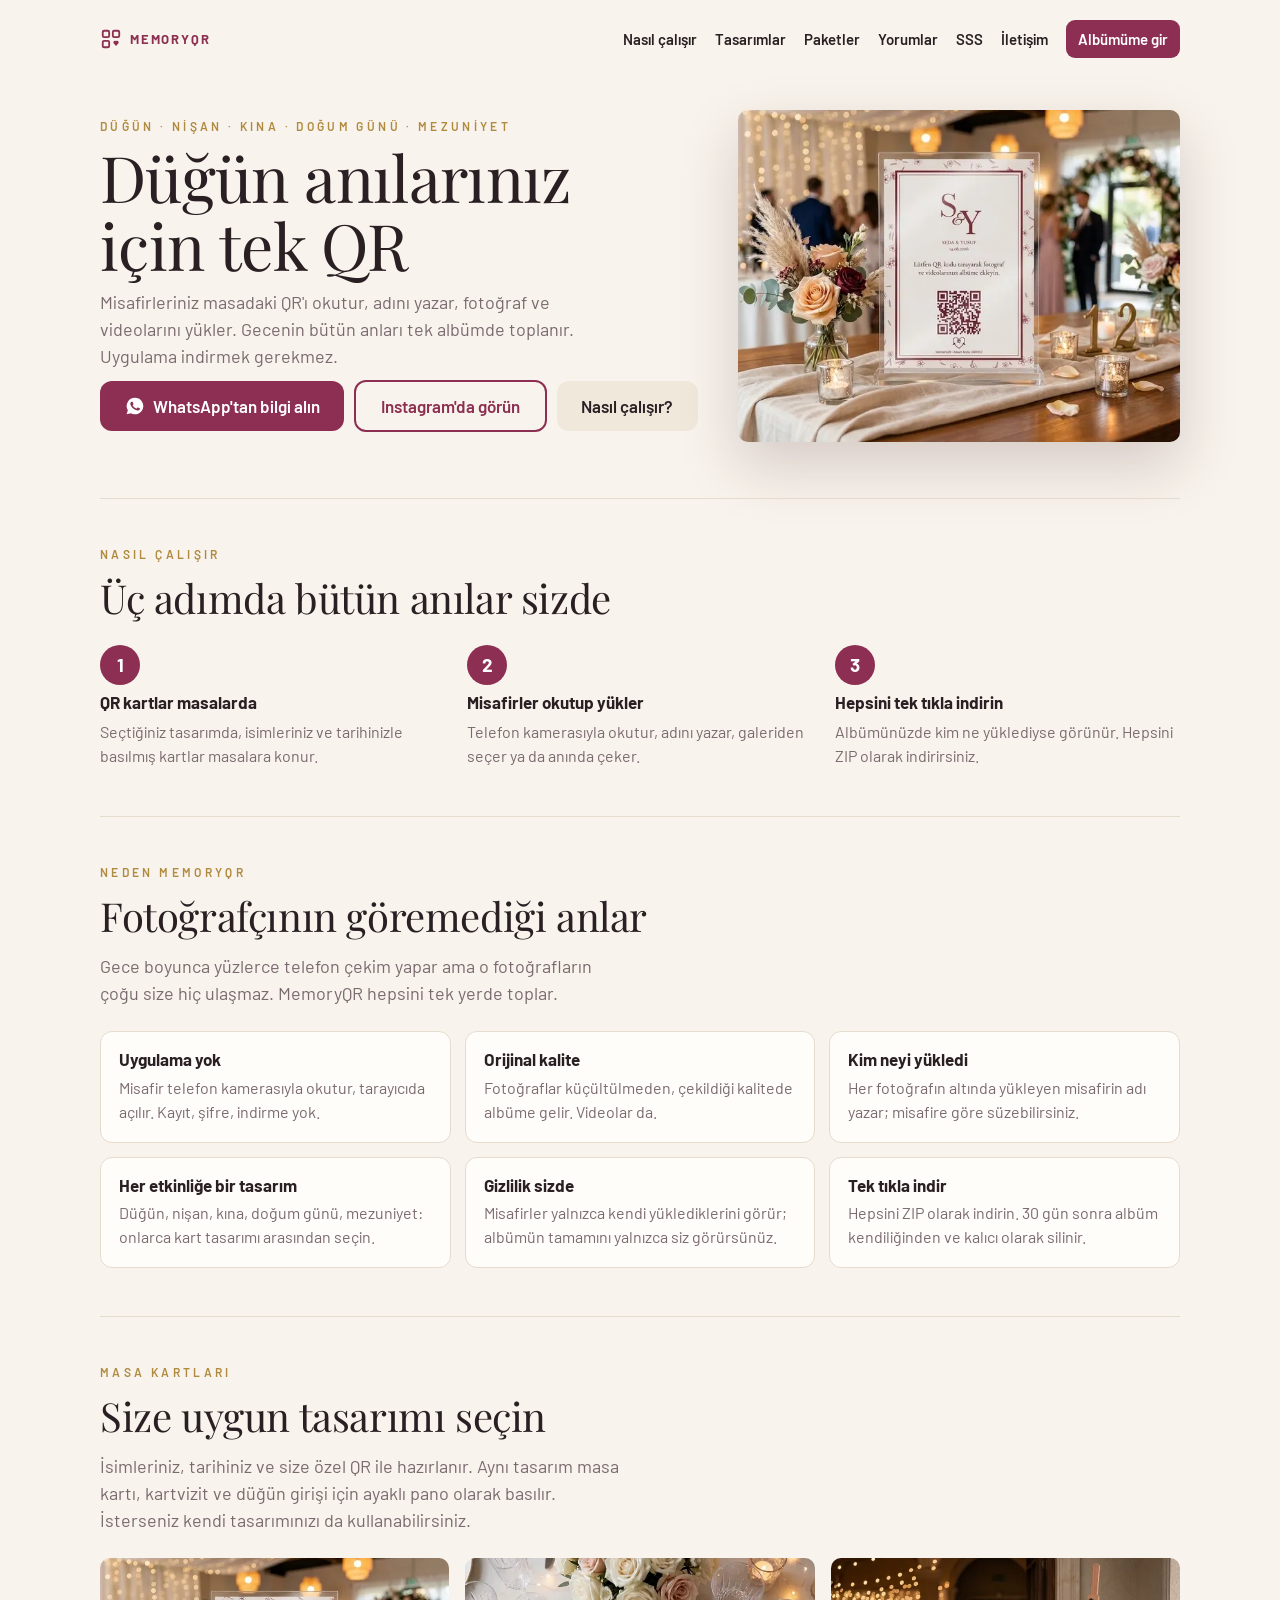
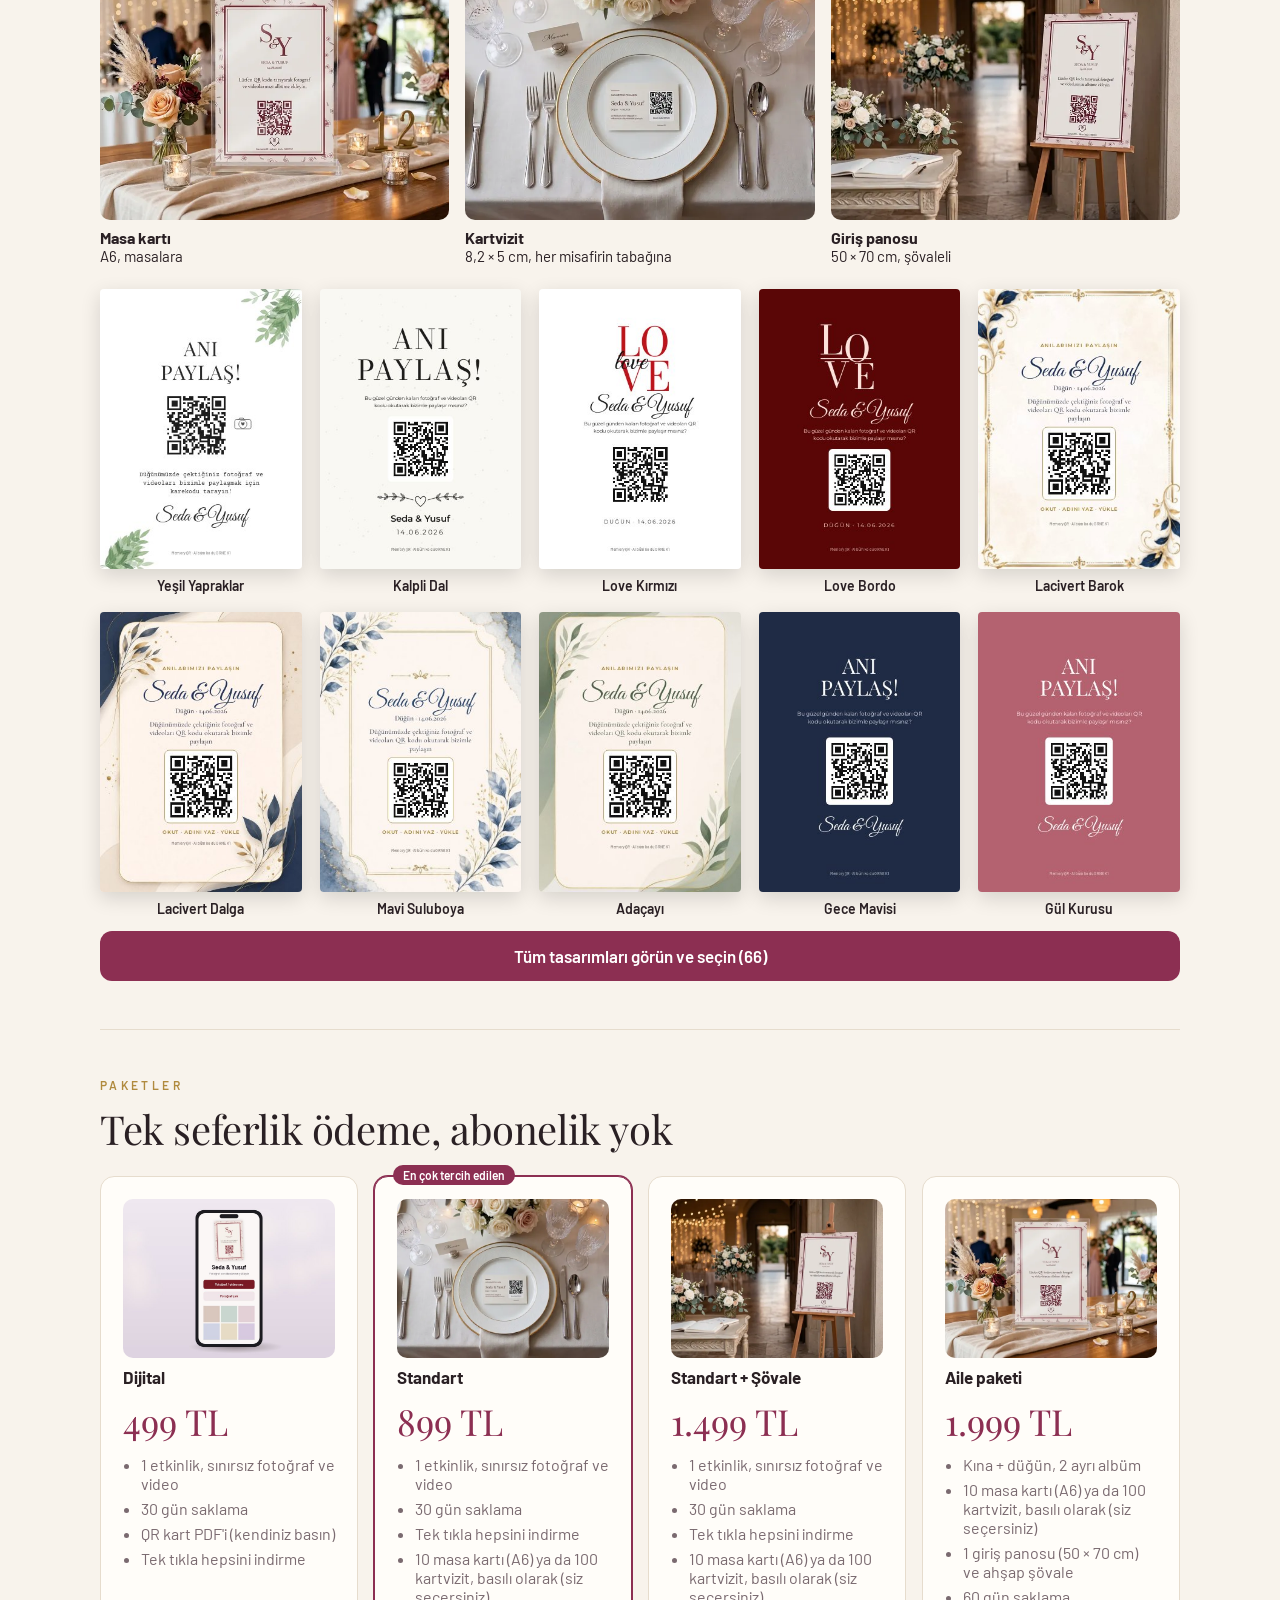
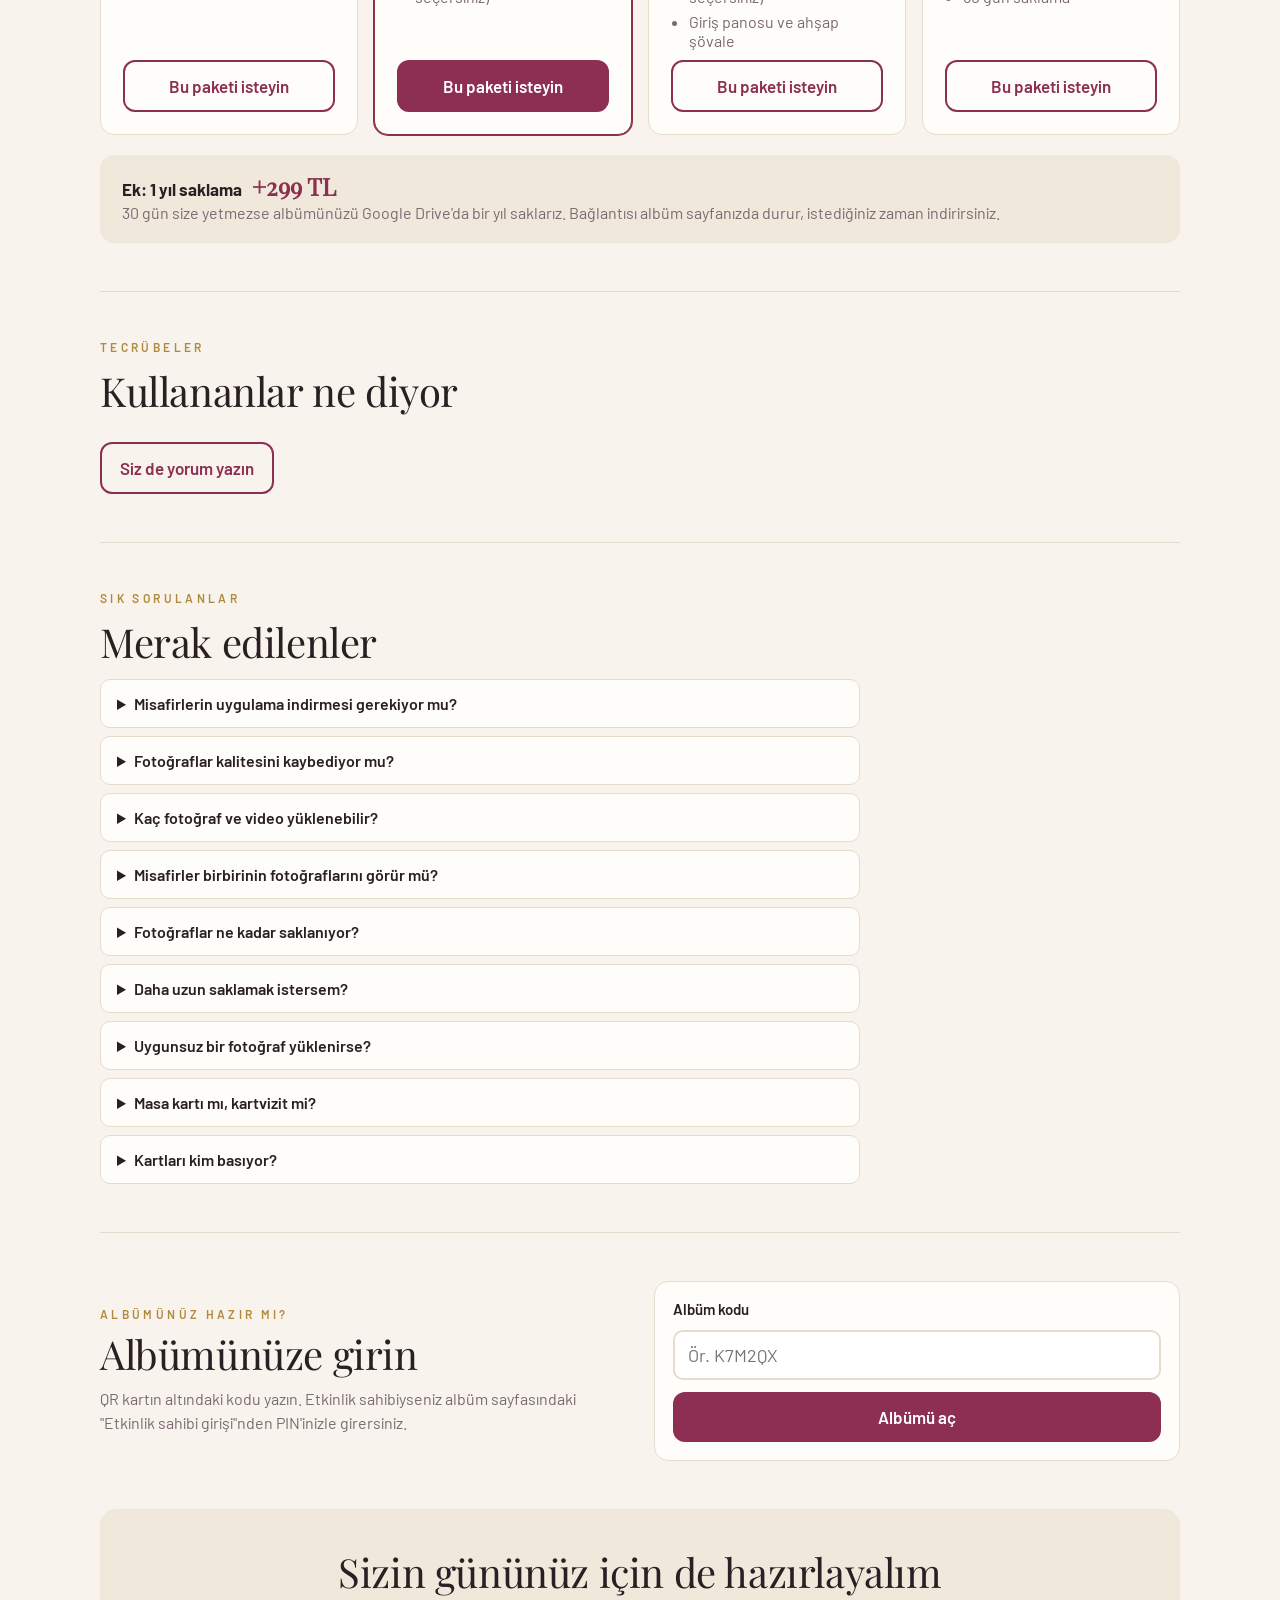
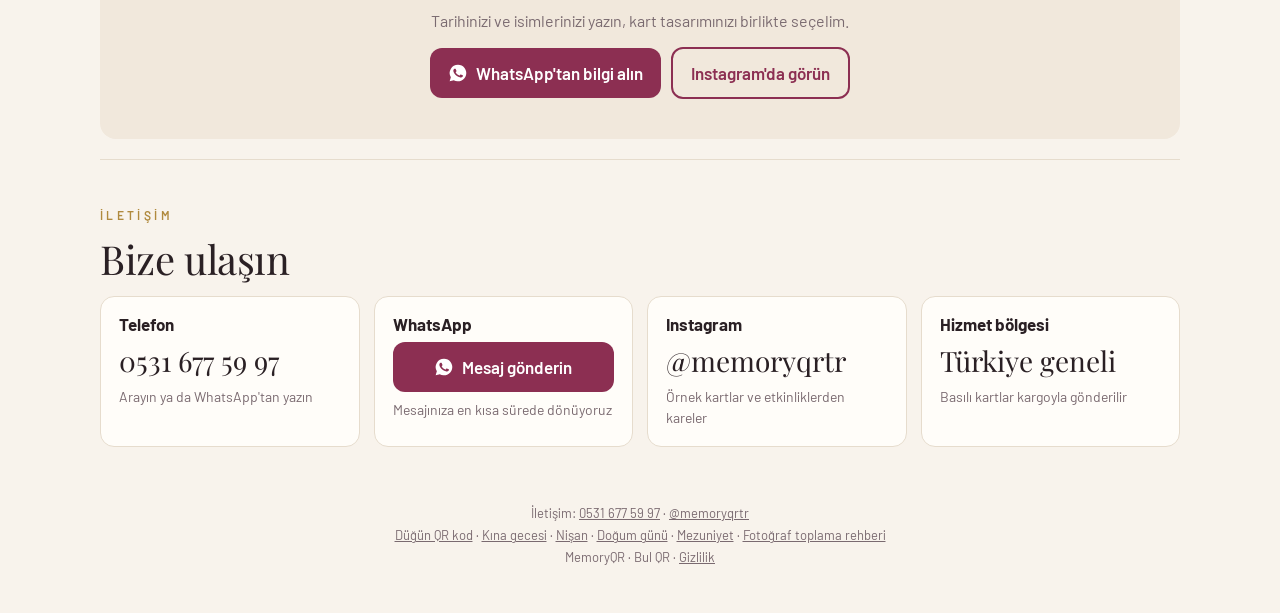
<file: index.html>
<!doctype html>
<html lang="tr">
<head>
<meta charset="utf-8">
<meta name="viewport" content="width=device-width,initial-scale=1,viewport-fit=cover">
<title>Düğün QR Kod ile Misafir Fotoğraf ve Video Toplama | MemoryQR</title>
<meta name="description" content="Düğün, nişan, kına, doğum günü ve mezuniyet için QR kodlu ortak albüm. Misafirler QR'ı okutur, fotoğraf ve videolarını uygulama indirmeden yükler. 499 TL'den başlayan paketler.">
<link rel="icon" type="image/svg+xml" href="logo.svg">
<meta name="theme-color" content="#f8f3ec">
<meta property="og:type" content="website">
<meta property="og:site_name" content="MemoryQR">
<meta property="og:title" content="MemoryQR | Düğün için QR kodlu ortak fotoğraf albümü">
<meta property="og:description" content="Misafirler QR'ı okutur, fotoğraf ve videolarını yükler; bütün anılar tek albümde. Uygulama indirmek gerekmez.">
<meta property="og:locale" content="tr_TR">
<meta property="og:image" content="https://memoryqr.bulqr.com.tr/og.jpg">
<meta property="og:image:width" content="1200"><meta property="og:image:height" content="630">
<meta property="og:image:alt" content="Düğün salonunda pleksi standda MemoryQR QR kodlu masa kartı">
<meta name="twitter:card" content="summary_large_image">
<link rel="apple-touch-icon" href="apple-touch-icon.png">
<meta property="og:url" content="https://memoryqr.bulqr.com.tr/">
<link rel="canonical" href="https://memoryqr.bulqr.com.tr/">
<link rel="stylesheet" href="fonts.css">
<link rel="stylesheet" href="kart.css">
<script src="vendor/qrcode.js"></script>
<script>
  // ==================== AYARLAR ====================
  // Supabase projesi (Tasma QR ile aynı proje olabilir; tablolar "memory_" ile başlar). Kurulum: kurulum.sql
  const SUPABASE_URL = "https://vsurqyzjtxtbhhbtbhgz.supabase.co";
  const SUPABASE_KEY = "sb_publishable_Dz8WxGrendM_qa9UxVbC3g_nvwAnCcH";
  // Cloudflare Worker adresi (worker/): dosyalar buraya yüklenir ve buradan açılır. Sonunda / olmadan.
  const FILES_URL = "https://memoryqr-dosya.yusufbas34.workers.dev";
  // QR kartlara basılan adres. QR'lar basıldıktan sonra bu adres değişmemeli.
  const SITE_URL = "https://memoryqr.bulqr.com.tr/";
  // Tanıtım sayfasındaki iletişim: WhatsApp numarası (ülke koduyla, ör. "905321234567") ve Instagram kullanıcı adı.
  // Boş bırakılan buton görünmez.
  const WHATSAPP = "905316775997";
  const INSTAGRAM = "memoryqrtr";
  // İletişim bölümü ve alt bilgi: telefon (görünen biçimde) ve e-posta (boşsa görünmez)
  const TELEFON = "0531 677 59 97";
  const EPOSTA = "";
  // Tanıtım sayfasındaki paketler (fiyatı boş bırakılırsa "Fiyat için yazın" görünür)
  const PAKETLER = [
    {kod: "dijital", ad: "Dijital", fiyat: "499 TL", gorsel: "phone", ozellik: ["1 etkinlik, sınırsız fotoğraf ve video", "30 gün saklama", "QR kart PDF'i (kendiniz basın)", "Tek tıkla hepsini indirme"]},
    {kod: "standart", ad: "Standart", fiyat: "899 TL", one: true, gorsel: "foto:tabak-kartvizit", ozellik: ["1 etkinlik, sınırsız fotoğraf ve video", "30 gün saklama", "Tek tıkla hepsini indirme",
      "10 masa kartı (A6) ya da 100 kartvizit, basılı olarak (siz seçersiniz)"]},
    {kod: "sovale", ad: "Standart + Şövale", fiyat: "1.499 TL", gorsel: "foto:sovale-pano", ozellik: ["1 etkinlik, sınırsız fotoğraf ve video", "30 gün saklama", "Tek tıkla hepsini indirme",
      "10 masa kartı (A6) ya da 100 kartvizit, basılı olarak (siz seçersiniz)", "Giriş panosu ve ahşap şövale"]},
    {kod: "aile", ad: "Aile paketi", fiyat: "1.999 TL", gorsel: "foto:pleksi-stand", ozellik: ["Kına + düğün, 2 ayrı albüm", "10 masa kartı (A6) ya da 100 kartvizit, basılı olarak (siz seçersiniz)",
      "1 giriş panosu (50 × 70 cm) ve ahşap şövale", "60 gün saklama"]},
  ];
  // Her pakete eklenebilen 1 yıl saklama (albüm Google Drive'a arşivlenir, bağlantısı albüm sayfasında görünür)
  const EK_ARSIV = {ad: "1 yıl saklama", fiyat: "+299 TL"};
  // =================================================
</script>
<style>
:root{--ink:#2a2024;--muted:#7a6a70;--line:#e6dccd;--bg:#f8f3ec;--card:#fffdf9;--accent:#8c2f52;--accent2:#6f2240;
  --gold:#b08a3e;--ok:#1f7a4a;--err:#b3261e;--soft:#f1e8dc;--serif:"Playfair Display",Georgia,serif}
*{box-sizing:border-box}
[hidden]{display:none!important}
html,body{margin:0}
body{font-family:"Barlow",system-ui,-apple-system,"Segoe UI",sans-serif;background:var(--bg);color:var(--ink);min-height:100vh;
  padding:max(20px,env(safe-area-inset-top)) max(16px,env(safe-area-inset-right)) 48px max(16px,env(safe-area-inset-left))}
main{max-width:520px;margin:0 auto;display:grid;gap:18px}
main.wide{max-width:1100px}
h1,h2,h3{margin:0;line-height:1.15;text-wrap:balance}
h1{font-family:var(--serif);font-weight:400;font-size:clamp(32px,8vw,44px);letter-spacing:-.01em}
h2{font-size:21px}
h3{font-size:17px}
p{margin:0;line-height:1.5;color:var(--muted)}
a{color:var(--accent)}
.brand{display:flex;align-items:center;gap:8px;font-weight:700;letter-spacing:.14em;font-size:13px;color:var(--accent);text-decoration:none}
.brand svg{width:22px;height:22px}
.eyebrow{font-size:12px;font-weight:600;letter-spacing:.28em;text-transform:uppercase;color:var(--gold)}
.hero{display:grid;gap:8px;text-align:center;padding:10px 0 4px}
.hero p{max-width:40ch;margin:0 auto}
.card{background:var(--card);border:1px solid var(--line);border-radius:14px;padding:18px;display:grid;gap:12px}
label{font-weight:600;font-size:15px}
input[type=text],input[type=tel],input[type=password],input[type=date],input[type=number],select,textarea{width:100%;font:inherit;font-size:18px;
  padding:12px 13px;border:2px solid var(--line);border-radius:10px;background:#fff;color:var(--ink)}
textarea{font-size:16px;resize:vertical}
input:focus,select:focus,textarea:focus{outline:none;border-color:var(--accent)}
.btn{appearance:none;border:0;border-radius:12px;background:var(--accent);color:#fff;font:inherit;font-weight:600;font-size:17px;
  padding:14px 18px;cursor:pointer;display:inline-flex;align-items:center;justify-content:center;gap:8px;text-decoration:none;min-height:50px}
.btn:hover{background:var(--accent2)}
.btn:disabled{opacity:.5;cursor:default}
.btn.ghost{background:transparent;color:var(--accent);border:2px solid var(--accent)}
.btn.ghost:hover{background:var(--soft)}
.btn.light{background:var(--soft);color:var(--ink)}
.btn.danger{background:var(--err)}
.btn.small{font-size:15px;padding:8px 12px;min-height:38px;border-radius:9px}
.btn svg{width:20px;height:20px;flex:none}
.row{display:flex;gap:10px;flex-wrap:wrap;align-items:center}
.row>.btn{flex:1 1 auto}
.stack{display:grid;gap:10px}
.big-pick{display:grid;grid-template-columns:1fr 1fr;gap:10px}
.big-pick .btn{flex-direction:column;min-height:96px;font-size:16px}
.big-pick .btn svg{width:30px;height:30px}
.hint{font-size:14px;color:var(--muted);line-height:1.45}
.err{color:var(--err);font-weight:600;font-size:15px}
.ok{color:var(--ok);font-weight:600}
.hello{display:flex;align-items:center;justify-content:space-between;gap:10px;font-size:16px}
.linkbtn{background:none;border:0;color:var(--accent);font:inherit;font-size:15px;cursor:pointer;text-decoration:underline;padding:4px}

/* yükleme kuyruğu */
.queue{display:grid;gap:8px}
.qi{display:grid;grid-template-columns:48px 1fr auto;gap:10px;align-items:center;font-size:14px}
.qi .th{width:48px;height:48px;border-radius:8px;background:var(--soft) center/cover no-repeat}
.qi .bar{height:6px;background:var(--soft);border-radius:3px;overflow:hidden;margin-top:5px}
.qi .bar i{display:block;height:100%;width:0;background:var(--accent);transition:width .2s}
.qi.done .bar i{background:var(--ok)}
.qi.fail .bar i{background:var(--err)}
.qi .st{font-variant-numeric:tabular-nums;color:var(--muted);white-space:nowrap}
.qi .nm{overflow:hidden;text-overflow:ellipsis;white-space:nowrap;min-width:0}
.qi .why{font-size:13px;line-height:1.35;margin-top:4px;color:var(--err);font-weight:600;white-space:normal}
.summary{font-weight:600;font-size:15px}

/* galeri */
.gal{display:grid;grid-template-columns:repeat(auto-fill,minmax(104px,1fr));gap:4px}
main.wide .gal{grid-template-columns:repeat(auto-fill,minmax(150px,1fr))}
.gi{position:relative;aspect-ratio:1;max-width:100%;background:var(--soft);border:0;padding:0;cursor:pointer;overflow:hidden;border-radius:4px}
.gi img{width:100%;height:100%;object-fit:cover;display:block}
.gi .vid{position:absolute;right:6px;bottom:6px;background:rgba(0,0,0,.6);color:#fff;border-radius:999px;font-size:12px;padding:2px 8px}
.gi .novid{display:flex;align-items:center;justify-content:center;height:100%;font-size:30px;color:var(--muted)}
.gi.hid img{opacity:.35}
.gi .fav{position:absolute;left:6px;bottom:6px;color:#ffd166;font-size:18px;line-height:1;text-shadow:0 1px 4px rgba(0,0,0,.6)}
.lb .ic{background:rgba(255,255,255,.14);border:0;color:#fff;width:42px;height:42px;border-radius:10px;font-size:18px;cursor:pointer}
.lb .btn.on{background:#ffd166;color:#3a2a00}
.lb .lbfav{color:#ffd166}
.lb:fullscreen{background:#000}
.gi.hid::after{content:"Gizli";position:absolute;left:6px;top:6px;background:var(--ink);color:#fff;font-size:11px;padding:2px 6px;border-radius:4px}
.gi.sel{outline:4px solid var(--accent);outline-offset:-4px}
.gi .tick{position:absolute;right:6px;top:6px;width:24px;height:24px;border-radius:50%;border:2px solid #fff;background:rgba(0,0,0,.25)}
.gi.sel .tick{background:var(--accent)}
.gi:focus-visible,.btn:focus-visible{outline:3px solid var(--gold);outline-offset:2px}

/* tam ekran görüntüleyici */
.lb{position:fixed;inset:0;background:#0e0b10;z-index:50;display:grid;grid-template-rows:auto 1fr auto;color:#fff;
  padding:env(safe-area-inset-top) env(safe-area-inset-right) env(safe-area-inset-bottom) env(safe-area-inset-left)}
.lb .top,.lb .bot{display:flex;align-items:center;gap:10px;padding:10px 14px;flex-wrap:wrap}
.lb .top{justify-content:space-between}
.lb .media{display:flex;align-items:center;justify-content:center;min-height:0;position:relative}
.lb .media img,.lb .media video{max-width:100%;max-height:100%;object-fit:contain}
.lb .nav{position:absolute;top:50%;transform:translateY(-50%);background:rgba(255,255,255,.12);border:0;color:#fff;width:46px;height:64px;
  font-size:30px;cursor:pointer;border-radius:10px}
.lb .nav.l{left:8px}.lb .nav.r{right:8px}
.lb .x{background:none;border:0;color:#fff;font-size:30px;cursor:pointer;padding:4px 8px}
.lb .who{font-weight:600}
.lb .btn{min-height:42px;font-size:15px;padding:9px 14px}
.lb .btn.light{background:rgba(255,255,255,.14);color:#fff}

/* çift paneli */
.stats{display:grid;grid-template-columns:repeat(auto-fit,minmax(120px,1fr));gap:10px}
.stat{background:var(--card);border:1px solid var(--line);border-radius:12px;padding:12px 14px}
.stat b{display:block;font-family:var(--serif);font-size:30px;line-height:1.1;font-variant-numeric:tabular-nums}
.stat span{font-size:13px;color:var(--muted)}
.toolbar{position:sticky;top:env(safe-area-inset-top,0px);z-index:5;background:var(--bg);padding:8px 0;display:flex;gap:8px;flex-wrap:wrap;align-items:center}
.switch{display:flex;align-items:center;gap:10px;font-size:16px;cursor:pointer}
.switch input{width:22px;height:22px;accent-color:var(--accent)}
.pin{font-family:ui-monospace,Menlo,monospace;font-size:28px;letter-spacing:.3em;text-align:center}
.prog{height:8px;background:var(--soft);border-radius:4px;overflow:hidden}
.prog i{display:block;height:100%;width:0;background:var(--accent);transition:width .3s}

/* slayt */
body.slide{background:#000;padding:0;overflow:hidden;cursor:none}
.sl{position:fixed;inset:0}
.sl img{position:absolute;inset:0;width:100%;height:100%;object-fit:contain;opacity:0;transition:opacity 1.2s ease}
.sl img.on{opacity:1}
.sl .cap{position:absolute;left:28px;bottom:24px;color:#fff;font-size:clamp(18px,2.4vw,30px);font-weight:600;text-shadow:0 2px 12px rgba(0,0,0,.8)}
.sl .qr{position:absolute;right:24px;bottom:24px;background:#fff;border-radius:14px;padding:12px;width:clamp(140px,14vw,220px);
  display:grid;gap:6px;text-align:center;color:var(--ink);font-weight:600;font-size:clamp(12px,1.1vw,16px);line-height:1.2}
.sl .qr svg{width:100%;height:auto}
.sl .empty{position:absolute;inset:0;display:grid;place-content:center;text-align:center;color:#fff;gap:12px;padding:20px}
.sl .empty h1{color:#fff}
.sl .empty p{color:#cfc4cc}

/* yönetim */
.ev{display:grid;gap:8px}
.ev .meta{display:flex;flex-wrap:wrap;gap:6px 14px;font-size:14px;color:var(--muted)}
.ev .code{font-family:ui-monospace,Menlo,monospace;font-weight:700;color:var(--ink)}
.pill{display:inline-block;font-size:12px;font-weight:600;padding:2px 8px;border-radius:999px;background:var(--soft);color:var(--ink)}
.pill.on{background:#e3f3ea;color:var(--ok)}
.pill.off{background:#f7e3e1;color:var(--err)}
.grid2{display:grid;grid-template-columns:1fr 1fr;gap:12px}
@media (max-width:520px){.grid2{grid-template-columns:1fr}}

/* iletişim kutuları */
.modal{position:fixed;inset:0;background:rgba(20,14,20,.55);z-index:60;display:grid;place-items:center;padding:20px}
.modal .card{max-width:420px;width:100%;box-shadow:0 20px 60px rgba(0,0,0,.25)}
/* arama motorları için sabit içerik (JavaScript açılınca yerine sayfa çizilir) */
.seo{max-width:760px;margin:0 auto;display:grid;gap:10px;line-height:1.6}
.seo h1{font-size:36px}.seo h2{margin-top:14px}.seo h3{font-size:16px;margin-top:6px}

/* tanıtım sayfası */
main.home{max-width:1080px;gap:0}
html{scroll-behavior:smooth}
.lnav{display:flex;justify-content:space-between;align-items:center;gap:12px;flex-wrap:wrap;padding-bottom:8px}
.lnav .row{gap:18px}
.lnav .row a:not(.btn){color:var(--ink);text-decoration:none;font-weight:600;font-size:15px}
.lnav .row a:not(.btn):hover{color:var(--accent)}
@media (max-width:640px){.lnav .row a:not(.btn){display:none}}
.lhero{display:grid;grid-template-columns:minmax(0,1.15fr) minmax(0,.85fr);gap:40px;align-items:center;padding:44px 0 56px}
.lhero h1{font-size:clamp(40px,6.4vw,64px);line-height:1.06}
.lede{font-size:18px;max-width:52ch}
.lhero-card{display:flex;justify-content:center}
.lhero-card img{width:100%;aspect-ratio:5/4;height:auto;border-radius:18px;box-shadow:0 24px 60px rgba(60,20,30,.18);background:var(--soft);object-fit:cover}
@media (max-width:760px){.lhero{grid-template-columns:1fr;padding:24px 0 36px;gap:28px}}
img.mock{display:block;width:100%;height:auto;aspect-ratio:4/3;object-fit:cover;border-radius:10px;background:var(--soft)}
.lprod{display:grid;grid-template-columns:repeat(3,minmax(0,1fr));gap:16px;margin-top:10px}
.lprod figure{margin:0;display:grid;gap:8px;font-size:15px}
.lprod figcaption b{display:block;font-size:16px}
@media (max-width:640px){.lprod{grid-template-columns:1fr}}
.lsec{padding:48px 0;border-top:1px solid var(--line);display:grid;gap:14px}
.lsec h2{font-family:var(--serif);font-size:clamp(28px,4.6vw,40px);font-weight:400;letter-spacing:-.01em}
.lsteps{display:grid;grid-template-columns:repeat(3,minmax(0,1fr));gap:22px;margin-top:10px}
.lsteps>div{display:grid;gap:8px;align-content:start}
.lsteps b{width:40px;height:40px;border-radius:50%;background:var(--accent);color:#fff;display:grid;place-items:center;font-size:19px}
.lfeat{display:grid;grid-template-columns:repeat(3,minmax(0,1fr));gap:14px;margin-top:10px}
.lfeat>div{background:var(--card);border:1px solid var(--line);border-radius:12px;padding:18px;display:grid;gap:6px;align-content:start}
@media (max-width:760px){.lsteps,.lfeat{grid-template-columns:1fr}}
@media (min-width:761px) and (max-width:960px){.lfeat{grid-template-columns:repeat(2,minmax(0,1fr))}}
.lcards{display:grid;grid-template-columns:repeat(5,1fr);gap:18px;margin-top:10px}
@media (max-width:760px){.lcards{grid-template-columns:repeat(2,1fr)}}
.lcards figure{margin:0;display:grid;gap:8px;text-align:center;font-weight:600;font-size:14px}
.lcards img{width:100%;height:auto;border-radius:4px;box-shadow:0 6px 20px rgba(0,0,0,.14)}
.lpack{display:grid;grid-template-columns:repeat(auto-fit,minmax(230px,1fr));gap:16px;margin-top:10px}
/* kartlar aynı boyda; görsel, başlık, fiyat, liste ve buton her kartta aynı hizada (subgrid) */
.lpack>div{position:relative;background:var(--card);border:1px solid var(--line);border-radius:14px;padding:22px;display:grid;gap:10px;grid-row:span 5;grid-template-rows:subgrid;align-content:start}
.lpack>div>.btn{align-self:end;border:2px solid var(--accent)}
.lpack>div.on{border-color:var(--accent);box-shadow:0 0 0 1px var(--accent)}
.lpack .price{font-family:var(--serif);font-size:36px;font-weight:400;color:var(--accent)}
.lpack ul{margin:0;padding-left:18px;display:grid;gap:6px;align-content:start;color:var(--muted)}
.tagp{position:absolute;top:-12px;left:18px;background:var(--accent);color:#fff;font-size:12px;font-weight:600;padding:3px 10px;border-radius:999px}
@media (max-width:760px){.lpack{grid-template-columns:1fr}}
.lrev{display:grid;grid-template-columns:repeat(auto-fit,minmax(240px,1fr));gap:14px}
.lrev figure{margin:0;background:var(--card);border:1px solid var(--line);border-radius:12px;padding:18px;display:grid;gap:10px}
.lrev blockquote{margin:0;font-size:16px;line-height:1.5}
.lrev figcaption{font-size:14px;color:var(--muted)}
.lfaq{display:grid;gap:8px;max-width:760px}
.lfaq details{background:var(--card);border:1px solid var(--line);border-radius:10px;padding:14px 16px}
.lfaq summary{font-weight:600;cursor:pointer;font-size:16px}
.lfaq details p{margin-top:8px}
.lsplit{grid-template-columns:minmax(0,1fr) minmax(0,1fr);align-items:center;gap:28px}
@media (max-width:760px){.lsplit{grid-template-columns:1fr}}
.lcontact{display:grid;grid-template-columns:repeat(auto-fit,minmax(220px,1fr));gap:14px}
.lcontact .card{gap:8px;align-content:start}
.lcontact .big{font-family:var(--serif);font-size:28px;font-weight:400;color:var(--ink);text-decoration:none;font-variant-numeric:tabular-nums}
.lcta{text-align:center;justify-items:center;background:var(--soft);border-radius:16px;border-top:0;padding:40px 20px;margin-bottom:20px}

.laddon{background:var(--soft);border-radius:14px;padding:18px 22px;margin-top:6px}
.laddon h3{display:flex;gap:10px;align-items:baseline;flex-wrap:wrap}
.price-s{font-family:var(--serif);font-size:24px;color:var(--accent)}
.stars{display:flex;gap:4px}
.stars button{background:none;border:0;font-size:30px;line-height:1;color:var(--line);cursor:pointer;padding:0 2px}
.stars button.on{color:#e0a92b}
.stars-s{color:#e0a92b;letter-spacing:2px}
.lfaq-like>summary{list-style:none;display:inline-flex;width:auto}
.lfaq-like>summary::-webkit-details-marker{display:none}
.chip{border:1px solid var(--line);background:var(--card);color:var(--ink);border-radius:999px;padding:7px 14px;font:inherit;font-size:14px;font-weight:600;cursor:pointer}
.chip.on{background:var(--accent);border-color:var(--accent);color:#fff}
.cp-cats{display:flex;gap:8px;flex-wrap:wrap;padding:14px 0}
.dz{display:grid;grid-template-columns:2fr 1fr 1fr;gap:12px}
@media (max-width:640px){.dz{grid-template-columns:1fr}}
.dz-item{border:0;background:none;padding:0;cursor:pointer;display:block;width:100%}
.dz-item:hover img{transform:translateY(-3px)}
.dz-item img{transition:transform .2s}

.gcard{width:118px;height:auto;margin:0 auto 6px;border-radius:4px;box-shadow:0 10px 30px rgba(0,0,0,.18);transform:rotate(-2deg)}
/* kart tasarımı sayfası */
.kp{display:grid;grid-template-columns:minmax(0,360px) minmax(0,1fr);gap:28px;align-items:start;padding:16px 0 20px}
.kp-prev{position:sticky;top:calc(env(safe-area-inset-top,0px) + 12px);display:grid;gap:12px}
.kp-img{background:var(--soft);border-radius:14px;padding:18px;display:flex;justify-content:center;align-items:center;min-height:200px}
.kp-img img{width:min(100%,300px);height:auto;border-radius:4px;box-shadow:0 10px 30px rgba(0,0,0,.2)}
.kp-img img.wide{width:100%}
.kp-grid{grid-template-columns:repeat(auto-fill,minmax(112px,1fr))}
.seg{display:flex;background:var(--soft);border-radius:12px;padding:4px;gap:4px}
.seg button{flex:1;border:0;background:none;border-radius:9px;padding:10px 8px;font:inherit;font-weight:600;font-size:15px;color:var(--ink);cursor:pointer}
.seg button.on{background:var(--card);box-shadow:0 1px 4px rgba(0,0,0,.12);color:var(--accent)}
.kbar{position:sticky;bottom:calc(10px + env(safe-area-inset-bottom,0px));z-index:5;background:var(--card);border:1px solid var(--line);border-radius:14px;
  box-shadow:0 8px 30px rgba(0,0,0,.14);display:flex;justify-content:space-between;align-items:center;gap:12px;flex-wrap:wrap;padding:12px 16px;margin-top:10px}
#dlRow select{width:auto;font-size:16px;padding:10px}
#dlRow{flex-wrap:wrap}#dlRow #pdfFmt{flex:1;min-width:0}
@media (max-width:760px){.kp{grid-template-columns:1fr}.kp-prev{position:static}.kp-img img{width:min(70%,260px)}}

.ord{display:grid;grid-template-columns:minmax(0,300px) minmax(0,1fr);gap:20px;align-items:start}
.opkg{display:flex;gap:8px;flex-wrap:wrap}
.ord-act{display:grid;grid-template-columns:1fr 1fr;gap:14px;align-items:start}
.ord-act .btn{width:100%}
@media (max-width:640px){.ord-act{grid-template-columns:1fr}.ord-act>div:last-child{order:-1}}
@media (max-width:640px){.ord{grid-template-columns:1fr}.ord img{max-width:260px;margin:0 auto}}

img[data-d]:not(.ready){aspect-ratio:111/154;background:linear-gradient(110deg,var(--soft) 40%,#faf5ee 50%,var(--soft) 60%) 0 0/200% 100%;animation:shim 1.4s linear infinite}
@keyframes shim{to{background-position:-200% 0}}
@media (prefers-reduced-motion:reduce){img[data-d]:not(.ready){animation:none}}

/* sipariş sayfası: adımlar ve paket seçimi */
.dstep{display:flex;align-items:center;gap:12px;font-size:clamp(22px,3.4vw,28px);margin:26px 0 12px}
.dstep span{width:36px;height:36px;border-radius:50%;background:var(--accent);color:#fff;display:grid;place-items:center;font-size:18px;flex:none}
.dpk{display:grid;grid-template-columns:repeat(4,1fr);gap:12px}
.dpk-i{text-align:left;border:2px solid var(--line);background:var(--card);border-radius:14px;padding:14px;cursor:pointer;font:inherit;color:var(--ink);display:grid;gap:4px;align-content:start}
.dpk-i b{font-size:17px}.dpk-i .pr{font:700 26px "Barlow Condensed",sans-serif;color:var(--accent)}
.dpk-i small{color:var(--muted);font-size:13px;line-height:1.35}
.dpk-i.on{border-color:var(--accent);box-shadow:0 0 0 2px var(--accent) inset;background:var(--soft)}
@media (max-width:860px){.dpk{grid-template-columns:1fr 1fr}}
.okmark{width:64px;height:64px;border-radius:50%;background:var(--ok);color:#fff;display:grid;place-items:center;font-size:34px;font-weight:700}
.ordn{border:2px solid var(--accent)!important;background:color-mix(in srgb,var(--accent) 6%,var(--card))}
.pill.new{background:var(--accent);color:#fff}
.ordrow{display:flex;gap:14px;align-items:flex-start}
.ordimg{width:72px;height:auto;border-radius:3px;box-shadow:0 2px 8px rgba(0,0,0,.18);flex:none}

/* masa kartı seçici */
.cardpick{place-items:start center;overflow-y:auto}
.cardpick>.card{max-width:980px;width:100%}
.cp-body{display:grid;grid-template-columns:minmax(0,300px) minmax(0,1fr);gap:18px;align-items:start}
.cp-prev img{width:100%;height:auto;border-radius:6px;box-shadow:0 6px 24px rgba(0,0,0,.18);display:block}
.cp-grid{display:grid;grid-template-columns:repeat(auto-fill,minmax(96px,1fr));gap:10px}
.cp-item{border:2px solid transparent;background:none;padding:4px;border-radius:8px;cursor:pointer;display:grid;gap:4px;font:inherit;font-size:13px;color:var(--ink)}
.cp-item img{width:100%;height:auto;border-radius:3px;box-shadow:0 1px 4px rgba(0,0,0,.2)}
.cp-item.on{border-color:var(--accent);background:var(--soft)}
@media (max-width:640px){.cp-body{grid-template-columns:1fr}.cp-prev{max-width:240px;margin:0 auto}}
.toast{position:fixed;left:50%;bottom:calc(20px + env(safe-area-inset-bottom));transform:translateX(-50%);background:var(--ink);color:#fff;
  padding:12px 18px;border-radius:10px;font-size:15px;z-index:70;max-width:90vw}
footer{text-align:center;font-size:13px;color:var(--muted);display:grid;gap:6px;padding-top:10px}
footer a{color:var(--muted)}
@media (prefers-reduced-motion:reduce){*{transition:none!important}}
</style>
<!-- SEO:VERI (araclar/seo.cjs üretir, elle değiştirmeyin) -->
<script type="application/ld+json">{"@context":"https://schema.org","@graph":[{"@type":"ProfessionalService","@id":"https://memoryqr.bulqr.com.tr/#isletme","name":"MemoryQR","url":"https://memoryqr.bulqr.com.tr/","image":"https://memoryqr.bulqr.com.tr/og.jpg","logo":"https://memoryqr.bulqr.com.tr/logo.svg","description":"Düğün, nişan, kına, doğum günü ve mezuniyet için QR kodlu ortak fotoğraf albümü. Misafirler QR kodu okutur, fotoğraf ve videolarını uygulama indirmeden tek albüme yükler.","telephone":"+905316775997","sameAs":["https://www.instagram.com/memoryqrtr"],"priceRange":"₺499–₺1999","areaServed":{"@type":"Country","name":"Türkiye"},"address":{"@type":"PostalAddress","addressCountry":"TR"},"makesOffer":[{"@type":"Offer","name":"Dijital paket","description":"1 etkinlik, sınırsız fotoğraf ve video, 30 gün saklama, QR kart PDF'i (kendiniz basın), Tek tıkla hepsini indirme","price":"499","priceCurrency":"TRY","url":"https://memoryqr.bulqr.com.tr/#paketler","availability":"https://schema.org/InStock"},{"@type":"Offer","name":"Standart paket","description":"1 etkinlik, sınırsız fotoğraf ve video, 30 gün saklama, Tek tıkla hepsini indirme, 10 masa kartı (A6) ya da 100 kartvizit, basılı olarak (siz seçersiniz)","price":"899","priceCurrency":"TRY","url":"https://memoryqr.bulqr.com.tr/#paketler","availability":"https://schema.org/InStock"},{"@type":"Offer","name":"Standart + Şövale paket","description":"1 etkinlik, sınırsız fotoğraf ve video, 30 gün saklama, Tek tıkla hepsini indirme, 10 masa kartı (A6) ya da 100 kartvizit, basılı olarak (siz seçersiniz), Giriş panosu ve ahşap şövale","price":"1499","priceCurrency":"TRY","url":"https://memoryqr.bulqr.com.tr/#paketler","availability":"https://schema.org/InStock"},{"@type":"Offer","name":"Aile paketi paket","description":"Kına + düğün, 2 ayrı albüm, 10 masa kartı (A6) ya da 100 kartvizit, basılı olarak (siz seçersiniz), 1 giriş panosu (50 × 70 cm) ve ahşap şövale, 60 gün saklama","price":"1999","priceCurrency":"TRY","url":"https://memoryqr.bulqr.com.tr/#paketler","availability":"https://schema.org/InStock"},{"@type":"Offer","name":"1 yıl saklama","description":"Albümün Google Drive'da 1 yıl saklanması","price":"299","priceCurrency":"TRY","url":"https://memoryqr.bulqr.com.tr/#paketler"}]},{"@type":"WebSite","@id":"https://memoryqr.bulqr.com.tr/#site","url":"https://memoryqr.bulqr.com.tr/","name":"MemoryQR","inLanguage":"tr-TR","publisher":{"@id":"https://memoryqr.bulqr.com.tr/#isletme"}},{"@type":"FAQPage","@id":"https://memoryqr.bulqr.com.tr/#sss","mainEntity":[{"@type":"Question","name":"Misafirlerin uygulama indirmesi gerekiyor mu?","acceptedAnswer":{"@type":"Answer","text":"Hayır. Telefon kamerasıyla QR okutulur, sayfa tarayıcıda açılır. Adını yazar ve yükler."}},{"@type":"Question","name":"Fotoğraflar kalitesini kaybediyor mu?","acceptedAnswer":{"@type":"Answer","text":"Hayır, fotoğraflar orijinal haliyle yüklenir. Yalnızca iPhone'un HEIC dosyaları her telefonda açılabilsin diye aynı çözünürlükte JPEG'e çevrilir."}},{"@type":"Question","name":"Kaç fotoğraf ve video yüklenebilir?","acceptedAnswer":{"@type":"Answer","text":"Etkinlik başına 5.000 dosyaya kadar. Video başına en çok 300 MB (telefonla birkaç dakikalık kayıt)."}},{"@type":"Question","name":"Misafirler birbirinin fotoğraflarını görür mü?","acceptedAnswer":{"@type":"Answer","text":"Varsayılan olarak hayır: herkes yalnızca kendi yüklediklerini görür. İsterseniz panelden herkese açabilirsiniz."}},{"@type":"Question","name":"Fotoğraflar ne kadar saklanıyor?","acceptedAnswer":{"@type":"Answer","text":"Etkinlikten sonra 30 gün. Bu sürede hepsini tek tıkla indirirsiniz; süre dolunca dosyalar kalıcı olarak silinir."}},{"@type":"Question","name":"Daha uzun saklamak istersem?","acceptedAnswer":{"@type":"Answer","text":"1 yıl saklama ekini alabilirsiniz. Albümünüz Google Drive'da arşivlenir, bağlantısı albüm sayfanızda bir yıl boyunca durur."}},{"@type":"Question","name":"Uygunsuz bir fotoğraf yüklenirse?","acceptedAnswer":{"@type":"Answer","text":"Panelden tek dokunuşla gizler ya da silersiniz. Gizlenen fotoğraf misafirlere görünmez."}},{"@type":"Question","name":"Masa kartı mı, kartvizit mi?","acceptedAnswer":{"@type":"Answer","text":"Masa kartı A6 boyutundadır, masalara konur; her masaya bir tane yeter. Kartvizit küçüktür (8,2 × 5 cm, yatay ya da dikey), her misafirin tabağına ya da peçetesinin yanına konur. Standart pakette 10 masa kartı ya da 100 kartvizitten birini seçersiniz."}},{"@type":"Question","name":"Kartları kim basıyor?","acceptedAnswer":{"@type":"Answer","text":"Basılı paketlerde masa kartlarını biz bastırıp gönderiyoruz. Dijital pakette PDF'i alıp istediğiniz yerde bastırabilirsiniz."}}]}]}</script>
<!-- /SEO:VERI -->
</head>
<body>
<main id="app">
<!-- SEO:ICERIK (araclar/seo.cjs üretir; JavaScript açılınca yerine sayfa çizilir) -->
<article class="seo">
<h1>Düğün QR kod ile misafir fotoğraflarını tek albümde toplayın</h1>
<p>MemoryQR; düğün, nişan, kına gecesi, doğum günü ve mezuniyet için QR kodlu ortak fotoğraf albümüdür. Misafirler masadaki QR kodu telefon kamerasıyla okutur, adını yazar, fotoğraf ve videolarını orijinal kalitede yükler. Uygulama indirmek gerekmez; bütün anılar tek albümde toplanır ve tek tıkla indirilir.</p>
<h2>Nasıl çalışır?</h2>
<ol><li>QR kodlu masa kartı, kartvizit ya da giriş panosu masalara ve girişe konur.</li><li>Misafirler QR kodu okutur, adını yazar, galeriden seçer ya da anında çeker.</li><li>Etkinlik sahibi bütün fotoğraf ve videoları görür, favoriler, tek tıkla ZIP olarak indirir.</li></ol>
<h2>Paketler ve fiyatlar</h2>
<ul><li><strong>Dijital: 499 TL</strong> · 1 etkinlik, sınırsız fotoğraf ve video, 30 gün saklama, QR kart PDF'i (kendiniz basın), Tek tıkla hepsini indirme</li><li><strong>Standart: 899 TL</strong> · 1 etkinlik, sınırsız fotoğraf ve video, 30 gün saklama, Tek tıkla hepsini indirme, 10 masa kartı (A6) ya da 100 kartvizit, basılı olarak (siz seçersiniz)</li><li><strong>Standart + Şövale: 1.499 TL</strong> · 1 etkinlik, sınırsız fotoğraf ve video, 30 gün saklama, Tek tıkla hepsini indirme, 10 masa kartı (A6) ya da 100 kartvizit, basılı olarak (siz seçersiniz), Giriş panosu ve ahşap şövale</li><li><strong>Aile paketi: 1.999 TL</strong> · Kına + düğün, 2 ayrı albüm, 10 masa kartı (A6) ya da 100 kartvizit, basılı olarak (siz seçersiniz), 1 giriş panosu (50 × 70 cm) ve ahşap şövale, 60 gün saklama</li><li><strong>Ek: 1 yıl saklama +299 TL</strong></li></ul>
<h2>QR kart tasarımları</h2>
<p>Düğün, nişan ve kına için klasik, modern ve çiçekli; kız ve erkek doğum günü partisi için çocuk temalı; mezuniyet balosu için kepli ve retro olmak üzere 66 tasarım; sünnet ve baby shower için ayrı tasarımlar. <a href="?tasarimlar">Tasarımları kendi isminizle görün</a>.</p>
<h2>Etkinliğe göre QR kodlu albüm</h2>
<ul><li><a href="dugun-qr-kod/">Düğün QR kod</a></li><li><a href="kina-gecesi-qr-kod/">Kına gecesi QR kod</a></li><li><a href="nisan-qr-kod/">Nişan ve söz QR kod</a></li><li><a href="dogum-gunu-qr-kod/">Doğum günü partisi QR kod</a></li><li><a href="mezuniyet-qr-kod/">Mezuniyet balosu QR kod</a></li><li><a href="rehber/dugunde-misafir-fotograflari-nasil-toplanir/">Düğünde misafir fotoğrafları nasıl toplanır?</a></li></ul>
<h2>Sık sorulan sorular</h2>
<h3>Misafirlerin uygulama indirmesi gerekiyor mu?</h3><p>Hayır. Telefon kamerasıyla QR okutulur, sayfa tarayıcıda açılır. Adını yazar ve yükler.</p>
<h3>Fotoğraflar kalitesini kaybediyor mu?</h3><p>Hayır, fotoğraflar orijinal haliyle yüklenir. Yalnızca iPhone'un HEIC dosyaları her telefonda açılabilsin diye aynı çözünürlükte JPEG'e çevrilir.</p>
<h3>Kaç fotoğraf ve video yüklenebilir?</h3><p>Etkinlik başına 5.000 dosyaya kadar. Video başına en çok 300 MB (telefonla birkaç dakikalık kayıt).</p>
<h3>Misafirler birbirinin fotoğraflarını görür mü?</h3><p>Varsayılan olarak hayır: herkes yalnızca kendi yüklediklerini görür. İsterseniz panelden herkese açabilirsiniz.</p>
<h3>Fotoğraflar ne kadar saklanıyor?</h3><p>Etkinlikten sonra 30 gün. Bu sürede hepsini tek tıkla indirirsiniz; süre dolunca dosyalar kalıcı olarak silinir.</p>
<h3>Daha uzun saklamak istersem?</h3><p>1 yıl saklama ekini alabilirsiniz. Albümünüz Google Drive'da arşivlenir, bağlantısı albüm sayfanızda bir yıl boyunca durur.</p>
<h3>Uygunsuz bir fotoğraf yüklenirse?</h3><p>Panelden tek dokunuşla gizler ya da silersiniz. Gizlenen fotoğraf misafirlere görünmez.</p>
<h3>Masa kartı mı, kartvizit mi?</h3><p>Masa kartı A6 boyutundadır, masalara konur; her masaya bir tane yeter. Kartvizit küçüktür (8,2 × 5 cm, yatay ya da dikey), her misafirin tabağına ya da peçetesinin yanına konur. Standart pakette 10 masa kartı ya da 100 kartvizitten birini seçersiniz.</p>
<h3>Kartları kim basıyor?</h3><p>Basılı paketlerde masa kartlarını biz bastırıp gönderiyoruz. Dijital pakette PDF'i alıp istediğiniz yerde bastırabilirsiniz.</p>
<h2>İletişim</h2>
<p>Telefon ve WhatsApp: <a href="tel:+905316775997">0531 677 59 97</a> · Instagram: <a href="https://www.instagram.com/memoryqrtr">@memoryqrtr</a> · Türkiye geneli hizmet.</p>
</article>
<!-- /SEO:ICERIK -->
</main>
<script>/* albüm, yönetim ve diğer sayfalarda sabit tanıtım içeriği bir an bile görünmesin */if (location.search) document.getElementById("app").innerHTML = "<p>Yükleniyor…</p>";</script>

<script>
"use strict";
// ---------------------------------------------------------------- yardımcılar
const $ = (s, el = document) => el.querySelector(s);
const esc = s => String(s ?? "").replace(/[&<>"']/g, c => ({"&":"&amp;","<":"&lt;",">":"&gt;",'"':"&quot;","'":"&#39;"}[c]));
const app = $("#app");
const params = new URLSearchParams(location.search);
const BASE = /^https?:$/.test(location.protocol) ? location.origin + location.pathname : SITE_URL;
const guestLink = code => `${SITE_URL}?e=${encodeURIComponent(code)}`;
const ownerLink = code => `${SITE_URL}?e=${encodeURIComponent(code)}&sahip`;
const cardLink = code => `${SITE_URL}?e=${encodeURIComponent(code)}&kart`;
const fileUrl = key => `${FILES_URL}/f/${key}`;

async function rpc(fn, args = {}) {
  const headers = {"Content-Type": "application/json", apikey: SUPABASE_KEY};
  if (SUPABASE_KEY.startsWith("eyJ")) headers.Authorization = "Bearer " + SUPABASE_KEY; // eski tip anon key
  const r = await fetch(`${SUPABASE_URL}/rest/v1/rpc/${fn}`, {method: "POST", headers, body: JSON.stringify(args)});
  const data = await r.json().catch(() => null);
  // PGRST202: fonksiyon yok ya da imzası farklı → veritabanı eski sürümde kalmış
  if (!r.ok) { const e = new Error(data?.code === "PGRST202" ? "Veritabanı güncel değil. Supabase'de kurulum.sql'i çalıştırın." : data?.message || r.statusText); e.status = r.status; throw e; }
  return data;
}

const store = {
  get(k, d = null) { try { const v = localStorage.getItem("mqr_" + k); return v == null ? d : JSON.parse(v); } catch (e) { return d; } },
  set(k, v) { try { localStorage.setItem("mqr_" + k, JSON.stringify(v)); } catch (e) {} },
  del(k) { try { localStorage.removeItem("mqr_" + k); } catch (e) {} },
};
const session = {
  get(k) { try { return sessionStorage.getItem("mqr_" + k); } catch (e) { return null; } },
  set(k, v) { try { sessionStorage.setItem("mqr_" + k, v); } catch (e) {} },
  del(k) { try { sessionStorage.removeItem("mqr_" + k); } catch (e) {} },
};

const KINDS = {dugun: "Düğün", nisan: "Nişan", kina: "Kına", soz: "Söz", mezuniyet: "Mezuniyet", dogum_gunu: "Doğum günü", sunnet: "Sünnet", baby_shower: "Baby shower", diger: "Etkinlik"};
const fmtDate = d => new Date(String(d).length === 10 ? d + "T12:00:00" : d).toLocaleDateString("tr-TR", {day: "numeric", month: "long", year: "numeric"});
const fmtTime = d => new Date(d).toLocaleString("tr-TR", {day: "numeric", month: "short", hour: "2-digit", minute: "2-digit"});
const daysLeft = d => Math.max(0, Math.ceil((new Date(d) - Date.now()) / 864e5));
function fmtBytes(b) {
  b = Number(b) || 0;
  if (b < 1e6) return Math.max(1, Math.round(b / 1e3)) + " KB";
  if (b < 1e9) return (b / 1e6).toFixed(b < 1e7 ? 1 : 0).replace(".", ",") + " MB";
  return (b / 1e9).toFixed(1).replace(".", ",") + " GB";
}
const slug = s => String(s || "").toLocaleLowerCase("tr-TR").replace(/[çğıöşü]/g, c => ({ç:"c",ğ:"g",ı:"i",ö:"o",ş:"s",ü:"u"}[c]))
  .replace(/[^a-z0-9]+/g, "-").replace(/^-|-$/g, "").slice(0, 30) || "misafir";
function fileName(f) {
  const d = new Date(f.created_at), p = n => String(n).padStart(2, "0");
  return `${slug(f.guest)}-${d.getFullYear()}${p(d.getMonth() + 1)}${p(d.getDate())}-${p(d.getHours())}${p(d.getMinutes())}-${f.id.slice(0, 4)}.${f.key.split(".").pop()}`;
}

function toast(msg, ms = 2600) {
  const t = document.createElement("div");
  t.className = "toast"; t.textContent = msg; t.setAttribute("role", "status");
  document.body.append(t);
  setTimeout(() => t.remove(), ms);
}

// confirm() yerine sayfa içi soru kutusu
function ask(title, text, ok = "Tamam", danger = false) {
  return new Promise(res => {
    const m = document.createElement("div");
    m.className = "modal";
    m.innerHTML = `<div class="card" role="dialog" aria-modal="true"><h2>${esc(title)}</h2><p>${esc(text)}</p>
      <div class="row"><button class="btn light" data-v="0">Vazgeç</button><button class="btn ${danger ? "danger" : ""}" data-v="1">${esc(ok)}</button></div></div>`;
    m.addEventListener("click", e => {
      const b = e.target.closest("[data-v]");
      if (b || e.target === m) { m.remove(); res(b?.dataset.v === "1"); }
    });
    document.body.append(m);
    m.querySelector('[data-v="1"]').focus();
  });
}

async function copy(text, msg = "Kopyalandı") {
  try { await navigator.clipboard.writeText(text); toast(msg); }
  catch (e) {
    const ta = document.createElement("textarea");
    ta.value = text; document.body.append(ta); ta.select();
    try { document.execCommand("copy"); toast(msg); } catch (e2) { toast("Kopyalanamadı: " + text, 6000); }
    ta.remove();
  }
}

function qrSvg(text, attrs = "") {
  const q = qrcode(0, "M");
  q.addData(text); q.make();
  const n = q.getModuleCount();
  let d = "";
  for (let r = 0; r < n; r++) for (let c = 0; c < n; c++) {
    if (!q.isDark(r, c)) continue;
    const s = c;
    while (c + 1 < n && q.isDark(r, c + 1)) c++;
    d += `M${s} ${r}h${c - s + 1}v1h-${c - s + 1}z`;
  }
  return `<svg ${attrs} viewBox="-2 -2 ${n + 4} ${n + 4}" shape-rendering="crispEdges" aria-hidden="true"><rect x="-2" y="-2" width="${n + 4}" height="${n + 4}" fill="#fff"/><path d="${d}" fill="#111"/></svg>`;
}

function loadScript(src) {
  return new Promise((res, rej) => {
    if ([...document.scripts].some(s => s.src.endsWith(src))) return res();
    const el = document.createElement("script");
    el.src = src; el.onload = res; el.onerror = () => rej(new Error(src + " yüklenemedi"));
    document.head.append(el);
  });
}

function saveBlob(blob, name) {
  const a = document.createElement("a");
  a.href = URL.createObjectURL(blob); a.download = name;
  document.body.append(a); a.click(); a.remove();
  setTimeout(() => URL.revokeObjectURL(a.href), 60000);
}

const ICON = {
  logo: `<svg viewBox="0 0 24 24" fill="none" stroke="currentColor" stroke-width="2" aria-hidden="true"><rect x="3" y="3" width="7" height="7" rx="1.5"/><rect x="14" y="3" width="7" height="7" rx="1.5"/><rect x="3" y="14" width="7" height="7" rx="1.5"/><path d="M17.5 14.5c1.6-1.6 4 .7 2.4 2.4l-2.4 2.6-2.4-2.6c-1.6-1.7.8-4 2.4-2.4z" fill="currentColor" stroke="none"/></svg>`,
  image: `<svg viewBox="0 0 24 24" fill="none" stroke="currentColor" stroke-width="2" aria-hidden="true"><rect x="3" y="4" width="18" height="16" rx="2"/><circle cx="9" cy="10" r="2"/><path d="m21 17-5-5-9 8"/></svg>`,
  camera: `<svg viewBox="0 0 24 24" fill="none" stroke="currentColor" stroke-width="2" aria-hidden="true"><path d="M4 8h3l2-3h6l2 3h3a1 1 0 0 1 1 1v10a1 1 0 0 1-1 1H4a1 1 0 0 1-1-1V9a1 1 0 0 1 1-1z"/><circle cx="12" cy="13.5" r="3.5"/></svg>`,
  download: `<svg viewBox="0 0 24 24" fill="none" stroke="currentColor" stroke-width="2" aria-hidden="true"><path d="M12 4v11m-5-5 5 5 5-5M5 20h14"/></svg>`,
  play: `<svg viewBox="0 0 24 24" fill="currentColor" aria-hidden="true"><path d="M7 4.5v15l12-7.5z"/></svg>`,
  link: `<svg viewBox="0 0 24 24" fill="none" stroke="currentColor" stroke-width="2" aria-hidden="true"><path d="M10 14a4 4 0 0 0 5.7 0l3-3a4 4 0 0 0-5.7-5.7l-1 1M14 10a4 4 0 0 0-5.7 0l-3 3a4 4 0 0 0 5.7 5.7l1-1"/></svg>`,
  print: `<svg viewBox="0 0 24 24" fill="none" stroke="currentColor" stroke-width="2" aria-hidden="true"><path d="M7 9V3h10v6M7 17H4v-7h16v7h-3M7 14h10v7H7z"/></svg>`,
  wa: `<svg viewBox="0 0 24 24" fill="currentColor" aria-hidden="true"><path d="M12 2a10 10 0 0 0-8.6 15.1L2 22l5-1.3A10 10 0 1 0 12 2zm5.3 14.1c-.2.6-1.3 1.2-1.8 1.2-.5.1-1 .1-3.3-.8-2.8-1.1-4.5-4-4.7-4.2-.1-.2-1.1-1.5-1.1-2.9s.7-2 1-2.3c.2-.3.5-.3.7-.3h.5c.2 0 .4 0 .6.5l.9 2.1c.1.2.1.3 0 .5l-.3.5-.4.4c-.1.1-.3.3-.1.6.2.3.8 1.3 1.7 2.1 1.2 1 2.1 1.3 2.4 1.5.3.1.5.1.6-.1l.9-1c.2-.3.4-.2.6-.1l2 1c.3.1.4.2.5.3.1.2.1.7-.1 1.3z"/></svg>`,
};
const brandHtml = `<a class="brand" href="${esc(BASE)}">${ICON.logo}MEMORYQR</a>`;
const telHref = () => "tel:+90" + TELEFON.replace(/\D/g, "").replace(/^0/, "");
const footerHtml = code => `<footer>${code ? `<a href="?e=${esc(code)}&sahip">Etkinlik sahibi girişi</a>` : ""}
  ${TELEFON ? `<span>İletişim: <a href="${telHref()}">${esc(TELEFON)}</a>${EPOSTA ? ` · <a href="mailto:${esc(EPOSTA)}">${esc(EPOSTA)}</a>` : ""}${INSTAGRAM ? ` · <a href="https://www.instagram.com/${esc(INSTAGRAM)}" target="_blank" rel="noopener">@${esc(INSTAGRAM)}</a>` : ""}</span>` : ""}
  ${code ? "" : `<span>${SAYFA_LINK.map(([u, t]) => `<a href="${u}">${t}</a>`).join(" · ")}</span>`}
  <span>MemoryQR · Bul QR · <a href="gizlilik.html">Gizlilik</a></span></footer>`;
// arama motorları için statik sayfalar (araclar/sayfalar.cjs)
const SAYFA_LINK = [["dugun-qr-kod/", "Düğün QR kod"], ["kina-gecesi-qr-kod/", "Kına gecesi"], ["nisan-qr-kod/", "Nişan"], ["dogum-gunu-qr-kod/", "Doğum günü"],
  ["mezuniyet-qr-kod/", "Mezuniyet"], ["rehber/dugunde-misafir-fotograflari-nasil-toplanir/", "Fotoğraf toplama rehberi"]];

// ---------------------------------------------------------------- görsel hazırlama
// Fotoğraf orijinal kalitesiyle yüklenir; yalnızca galeri için 480 px küçük resim üretilir.
// HEIC/HEIF (iPhone) her tarayıcıda açılmadığından aynı çözünürlükte JPEG'e çevrilir.
const THUMB_EDGE = 480;
const VIDEO_TYPES = {mp4: "video/mp4", m4v: "video/mp4", mov: "video/quicktime", webm: "video/webm", "3gp": "video/3gpp"};
const PHOTO_TYPES = ["image/jpeg", "image/png", "image/webp", "image/heic", "image/heif", "image/gif"];
const MAX_VIDEO = 300e6;

function scaled(src, w, h, edge, q) {
  const k = Math.min(1, edge / Math.max(w, h));
  const c = document.createElement("canvas");
  c.width = Math.max(1, Math.round(w * k)); c.height = Math.max(1, Math.round(h * k));
  c.getContext("2d").drawImage(src, 0, 0, c.width, c.height);
  return new Promise(res => c.toBlob(b => res(b), "image/jpeg", q));
}

async function decodeImage(file) {
  if (window.createImageBitmap) {
    try { return await createImageBitmap(file, {imageOrientation: "from-image"}); } catch (e) {}
  }
  return new Promise((res, rej) => {
    const img = new Image(), url = URL.createObjectURL(file);
    img.onload = () => { URL.revokeObjectURL(url); res(img); };
    img.onerror = () => { URL.revokeObjectURL(url); rej(new Error("decode")); };
    img.src = url;
  });
}

function videoThumb(file) {
  return new Promise(res => {
    const v = document.createElement("video"), url = URL.createObjectURL(file);
    let done = false;
    const fin = b => { if (done) return; done = true; URL.revokeObjectURL(url); v.removeAttribute("src"); res(b); };
    setTimeout(() => fin(null), 7000);
    v.muted = true; v.playsInline = true; v.preload = "auto";
    v.onloadeddata = () => { try { v.currentTime = Math.min(1, (v.duration || 2) / 3); } catch (e) { fin(null); } };
    v.onseeked = async () => { try { fin(v.videoWidth ? await scaled(v, v.videoWidth, v.videoHeight, THUMB_EDGE, .75) : null); } catch (e) { fin(null); } };
    v.onerror = () => fin(null);
    v.src = url;
  });
}

async function prepare(file) {
  const ext = (file.name.split(".").pop() || "").toLowerCase();
  if (file.type.startsWith("video/") || VIDEO_TYPES[ext]) {
    const mime = Object.values(VIDEO_TYPES).includes(file.type) ? file.type : VIDEO_TYPES[ext];
    if (!mime) throw new Error("Bu video türü desteklenmiyor.");
    if (file.size > MAX_VIDEO) throw new Error(`Video çok büyük (${fmtBytes(file.size)}, en çok 300 MB). Daha kısa bir bölüm seçin.`);
    return {kind: "video", blob: file, mime, thumb: await videoThumb(file)};
  }
  let img;
  try { img = await decodeImage(file); } catch (e) {
    // tarayıcı açamadı (ör. masaüstünde HEIC): olduğu gibi yükle
    const mime = PHOTO_TYPES.includes(file.type) ? file.type : ext === "heic" ? "image/heic" : ext === "heif" ? "image/heif" : null;
    if (!mime) throw new Error("Bu dosya bir fotoğraf ya da video değil.");
    return {kind: "photo", blob: file, mime, thumb: null};
  }
  const w = img.width, h = img.height;
  const thumb = await scaled(img, w, h, THUMB_EDGE, .75);
  const mime = ["image/jpeg", "image/png", "image/webp", "image/gif"].includes(file.type) ? file.type
    : /^(jpe?g)$/.test(ext) ? "image/jpeg" : ext === "png" ? "image/png" : ext === "webp" ? "image/webp" : null;
  if (mime) { img.close?.(); return {kind: "photo", blob: file, mime, thumb}; }  // orijinal dosya (EXIF dahil)
  const blob = await scaled(img, w, h, Math.max(w, h), .92);
  img.close?.();
  return {kind: "photo", blob, mime: "image/jpeg", thumb};
}

function put(key, max, exp, sig, blob, mime, onProgress) {
  return new Promise((res, rej) => {
    const x = new XMLHttpRequest();
    x.open("PUT", `${FILES_URL}/u/${key}?max=${max}&exp=${exp}&sig=${sig}`);
    x.setRequestHeader("Content-Type", mime);
    x.upload.onprogress = e => e.lengthComputable && onProgress?.(e.loaded / e.total);
    x.onload = () => {
      if (x.status >= 200 && x.status < 300) return res();
      let code = "", detail = ""; try { const j = JSON.parse(x.responseText); code = j.error || ""; detail = j.detail || ""; } catch (e) {}
      rej(Object.assign(new Error(putError(x.status, code) + (detail ? ` [${detail}]` : "")), {status: x.status}));
    };
    x.onerror = () => rej(new Error("Dosya sunucusuna ulaşılamadı. İnternet bağlantınızı kontrol edin. (Sürerse: Worker adresi ya da ALLOWED_ORIGINS ayarı)"));
    x.ontimeout = () => rej(new Error("Zaman aşımı"));
    x.send(blob);
  });
}

// Worker yanıtını anlaşılır mesaja çevirir (parantez içi: kurulumu yapan kişi için ipucu)
function putError(status, code) {
  if (status === 403) return "Dosya sunucusu yüklemeyi reddetti. (Worker'daki UPLOAD_SECRET, Supabase'deki upload_secret ile aynı değil)";
  if (status === 413) return "Dosya çok büyük.";
  if (status === 400) return `Geçersiz istek. (${code || "bad_request"})`;
  if (status >= 500) return "Dosya sunucusu hata verdi. (Worker'da BUCKET adlı R2 bağlantısı eksik olabilir)";
  return "Yüklenemedi (HTTP " + status + ").";
}

async function withRetry(fn, tries = 4) {
  for (let i = 0; ; i++) {
    try { return await fn(); } catch (e) {
      if (i >= tries - 1 || (e.status >= 400 && e.status < 500)) throw e;
      await new Promise(r => setTimeout(r, [2000, 5000, 12000][i] || 15000));
    }
  }
}

const UPLOAD_ERRORS = {
  expired: "Bu albümün süresi doldu, yeni yükleme alınmıyor.", not_found: "Albüm bulunamadı.", no_name: "Önce adınızı yazın.",
  bad_type: "Bu dosya türü desteklenmiyor.", too_big: "Dosya çok büyük.", full: "Albüm dolu. Etkinlik sahibine haber verin.",
  busy: "Şu anda çok fazla yükleme var, birazdan tekrar deneyin.",
};

// ---------------------------------------------------------------- tam ekran görüntüleyici
// Tam ekran görüntüleyici: kaydırma/oklar, otomatik oynatma, tam ekran; etkinlik sahibi için favori, gizle, sil
function lightbox(list, index, {owner = null, onChange, play = false} = {}) {
  const el = document.createElement("div");
  el.className = "lb"; el.setAttribute("role", "dialog"); el.setAttribute("aria-modal", "true");
  document.body.append(el);
  let i = index, playing = false, timer = null;
  const fsOn = () => !!document.fullscreenElement;
  const close = () => {
    stop(); el.remove(); document.removeEventListener("keydown", key);
    if (fsOn()) document.exitFullscreen?.().catch(() => {});
  };
  const key = e => {
    if (e.key === "Escape") close(); if (e.key === "ArrowLeft") go(-1); if (e.key === "ArrowRight") go(1);
    if (e.key === " ") { e.preventDefault(); toggle(); } if (e.key === "f") full();
  };
  const go = d => { i = (i + d + list.length) % list.length; draw(); };
  const stop = () => { clearTimeout(timer); timer = null; };
  const schedule = () => {
    stop();
    if (!playing) return;
    const f = list[i];
    if (f?.kind === "video") { const v = $("video", el); if (v) v.onended = () => playing && go(1); }
    else timer = setTimeout(() => go(1), 4000);
  };
  const toggle = () => { playing = !playing; draw(); };
  const full = () => fsOn() ? document.exitFullscreen?.().catch(() => {}) : el.requestFullscreen?.().catch(() => {});
  const heart = on => `<svg viewBox="0 0 24 24" width="20" height="20" aria-hidden="true" fill="${on ? "currentColor" : "none"}" stroke="currentColor" stroke-width="2"><path d="M12 21s-7.5-4.6-9.5-9.2C1.2 8.6 3.3 5 6.8 5c2 0 3.4 1.1 4.2 2.4C11.8 6.1 13.2 5 15.2 5c3.5 0 5.6 3.6 4.3 6.8C19.5 16.4 12 21 12 21z"/></svg>`;
  function draw() {
    const f = list[i];
    if (!f) return close();
    el.innerHTML = `<div class="top"><div><div class="who">${esc(f.guest)}${f.favorite ? ` <span class="lbfav">★</span>` : ""}</div>
        <div style="font-size:13px;opacity:.75">${esc(fmtTime(f.created_at))} · ${i + 1}/${list.length}</div></div>
        <div class="row" style="gap:4px">${list.length > 1 ? `<button class="ic" data-a="play" aria-label="${playing ? "Durdur" : "Otomatik oynat"}">${playing ? "❚❚" : "▶"}</button>` : ""}
          ${document.fullscreenEnabled ? `<button class="ic" data-a="full" aria-label="Tam ekran">⛶</button>` : ""}<button class="x" aria-label="Kapat">×</button></div></div>
      <div class="media">${f.kind === "video" ? `<video src="${esc(fileUrl(f.key))}" controls playsinline autoplay ${playing ? "muted" : ""}></video>` : `<img src="${esc(fileUrl(f.thumb_key || f.key))}" data-full="${esc(fileUrl(f.key))}" alt="${esc(f.guest)} yükledi">`}
        ${list.length > 1 ? `<button class="nav l" aria-label="Önceki">‹</button><button class="nav r" aria-label="Sonraki">›</button>` : ""}</div>
      <div class="bot">${owner ? `<button class="btn light${f.favorite ? " on" : ""}" data-a="fav">${heart(f.favorite)}${f.favorite ? "Favoride" : "Favori"}</button>` : ""}
        <a class="btn light" href="${esc(fileUrl(f.key))}?dl=${encodeURIComponent(fileName(f))}">${ICON.download}İndir</a>
        ${owner ? `<button class="btn light" data-a="hide">${f.hidden ? "Göster" : "Gizle"}</button><button class="btn light" data-a="del">Sil</button>` : ""}</div>`;
    // önce küçük önizleme görünür, orijinal yüklenince yerine geçer (birkaç MB'lık fotoğrafta boş ekran beklenmez)
    const im = $(".media img", el);
    if (im && im.dataset.full !== im.src) {
      const full = new Image(); full.decoding = "async";
      full.onload = () => { if (im.isConnected) im.src = full.src; };
      full.src = im.dataset.full;
    }
    // önceki ve sonraki fotoğrafları önceden yükle: geçiş beklemesin
    for (const d of [1, -1, 2]) { const n = list[(i + d + list.length) % list.length]; if (n && n.kind === "photo") { const pre = new Image(); pre.src = fileUrl(n.key); } }
    schedule();
  }
  el.addEventListener("click", async e => {
    if (e.target.closest(".x")) return close();
    if (e.target.closest(".nav.l")) return go(-1);
    if (e.target.closest(".nav.r")) return go(1);
    const a = e.target.closest("[data-a]")?.dataset.a;
    if (!a) return;
    const f = list[i];
    if (a === "play") return toggle();
    if (a === "full") return full();
    if (a === "fav" && await owner.fav([f.id], !f.favorite)) { f.favorite = !f.favorite; draw(); onChange?.(); }
    if (a === "hide" && await owner.hide([f.id], !f.hidden)) { f.hidden = !f.hidden; draw(); onChange?.(); }
    if (a === "del" && await owner.remove([f.id])) { list.splice(i, 1); onChange?.(); if (!list.length) return close(); i = i % list.length; draw(); }
  });
  let x0 = null;
  el.addEventListener("touchstart", e => { x0 = e.touches[0].clientX; }, {passive: true});
  el.addEventListener("touchend", e => { if (x0 == null) return; const dx = e.changedTouches[0].clientX - x0; if (Math.abs(dx) > 60) go(dx > 0 ? -1 : 1); x0 = null; });
  document.addEventListener("keydown", key);
  if (play) { playing = true; full(); }
  draw();
}

function thumbHtml(f, i, sel) {
  const src = f.thumb_key ? fileUrl(f.thumb_key) : f.kind === "photo" ? fileUrl(f.key) : null;
  return `<button class="gi${f.hidden ? " hid" : ""}${sel?.has(f.id) ? " sel" : ""}" data-i="${i}" aria-label="${esc(f.guest)}: ${f.kind === "video" ? "video" : "fotoğraf"}">
    ${src ? `<img src="${esc(src)}" alt="" loading="lazy">` : `<span class="novid">▶</span>`}
    ${f.kind === "video" ? `<span class="vid">video</span>` : ""}${f.favorite ? `<span class="fav" aria-label="Favori">★</span>` : ""}${sel ? `<span class="tick"></span>` : ""}</button>`;
}

// ---------------------------------------------------------------- misafir sayfası
async function guestView(code) {
  app.innerHTML = `<p>Yükleniyor…</p>`;
  let ev;
  try { ev = await rpc("memory_event", {p_code: code}); } catch (e) { return fail("Bağlantı kurulamadı", "İnternet bağlantınızı kontrol edip sayfayı yenileyin."); }
  if (!ev) return fail("Albüm bulunamadı", "QR kodu ya da bağlantıyı yeniden okutun.");
  document.title = `${ev.title} · MemoryQR`;
  const nameKey = "name_" + ev.code;
  let name = store.get(nameKey) || store.get("name") || "";
  const mine = new Set(store.get("mine_" + ev.code, []));
  let files = [], more = true, loading = false;

  app.innerHTML = `${brandHtml}
    <section class="hero"><img id="gcard" class="gcard" alt="" hidden><div class="eyebrow">${esc(KINDS[ev.kind] || "Etkinlik")} · ${esc(fmtDate(ev.event_date))}</div>
      <h1>${esc(ev.title)}</h1>
      <p>${ev.active ? "Bu güne ait fotoğraf ve videolarınızı buraya yükleyin. Hepsi tek albümde toplanır." : "Bu albümün süresi doldu."}</p></section>
    <section class="card" id="nameCard"></section>
    <section class="card" id="upCard" hidden>
      <div class="big-pick">
        <label class="btn" for="pick">${ICON.image}Fotoğraf / video seç</label>
        <label class="btn ghost" for="shoot">${ICON.camera}Fotoğraf çek</label>
      </div>
      <input type="file" id="pick" accept="image/*,video/*" multiple hidden>
      <input type="file" id="shoot" accept="image/*" capture="environment" hidden>
      <p class="hint">Birden fazla dosya seçebilirsiniz. Yükleme bitene kadar bu sayfayı kapatmayın.</p>
      <div class="summary" id="sum" hidden></div>
      <div class="queue" id="queue"></div>
    </section>
    <section class="stack" id="galSec" hidden>
      <div class="row" style="justify-content:space-between"><h2>${ev.guest_gallery ? "Tüm anılar" : "Yükledikleriniz"} <span id="galN" class="hint"></span></h2></div>
      <div class="gal" id="gal"></div>
      <button class="btn light" id="moreBtn" hidden>Daha fazla göster</button>
    </section>
    <p class="hint" style="text-align:center">${ev.guest_gallery ? "Yüklediğiniz fotoğraf ve videolar etkinlik sahibiyle ve diğer misafirlerle paylaşılır."
      : "Yüklediklerinizi yalnızca siz ve etkinlik sahibi görür."} Hepsi ${esc(fmtDate(ev.expires_at))} tarihinde kalıcı olarak silinir.</p>
    ${footerHtml(ev.code)}`;
  applyGuestTheme(ev);

  function drawName() {
    const c = $("#nameCard");
    if (!ev.active) { c.innerHTML = `<p>Yükleme ve görüntüleme süresi ${esc(fmtDate(ev.expires_at))} tarihinde sona erdi. Fotoğraflar etkinlik sahibine teslim edildi.</p>`; return; }
    if (name) {
      c.innerHTML = `<div class="hello"><span>Merhaba, <b>${esc(name)}</b></span><button class="linkbtn" id="chg">Adımı değiştir</button></div>`;
      $("#chg").onclick = () => { name = ""; drawName(); };
      $("#upCard").hidden = false;
    } else {
      c.innerHTML = `<form class="stack" id="nf"><label for="nm">Adınız</label>
        <input type="text" id="nm" maxlength="40" autocomplete="name" placeholder="Ör. Zeynep Yılmaz" required>
        <span class="hint">Yüklediğiniz fotoğrafların altında görünür.</span><button class="btn">Devam</button></form>`;
      $("#upCard").hidden = true;
      $("#nf").onsubmit = e => {
        e.preventDefault();
        const v = $("#nm").value.trim().replace(/\s+/g, " ");
        if (!v) return;
        name = v; store.set(nameKey, v); store.set("name", v); drawName();
      };
    }
  }
  drawName();

  // yükleme kuyruğu: aynı anda 2 dosya
  const queue = [];
  let running = 0, okCount = 0, failCount = 0;
  const busy = () => queue.some(q => !q.done);
  window.addEventListener("beforeunload", e => { if (busy()) { e.preventDefault(); e.returnValue = ""; } });
  const onPick = e => { addFiles([...e.target.files]); e.target.value = ""; };
  $("#pick").onchange = onPick; $("#shoot").onchange = onPick;

  function addFiles(list) {
    for (const file of list) {
      const item = {file, done: false, el: document.createElement("div")};
      item.el.className = "qi";
      item.el.innerHTML = `<span class="th"></span><div style="min-width:0"><div class="nm">${esc(file.name || "Fotoğraf")}</div><div class="bar"><i></i></div></div><span class="st">Sırada</span>`;
      $("#queue").prepend(item.el);
      queue.push(item);
    }
    pump(); drawSum();
  }
  function drawSum() {
    const s = $("#sum"), total = queue.length, left = queue.filter(q => !q.done).length;
    s.hidden = !total;
    s.innerHTML = left ? `${total - left}/${total} yüklendi…` : `<span class="ok">${okCount} dosya yüklendi. Teşekkürler!</span>${failCount ? ` <span class="err">${failCount} dosya yüklenemedi.</span>` : ""}`;
  }
  function pump() {
    while (running < 2) {
      const item = queue.find(q => !q.done && !q.started);
      if (!item) break;
      item.started = true; running++;
      upload(item).finally(() => { running--; item.done = true; drawSum(); pump(); });
    }
  }
  async function upload(item) {
    const st = $(".st", item.el), bar = $(".bar i", item.el);
    const set = (t, p) => { st.textContent = t; if (p != null) bar.style.width = Math.round(p * 100) + "%"; };
    try {
      set("Hazırlanıyor");
      const p = await prepare(item.file);
      if (p.thumb) $(".th", item.el).style.backgroundImage = `url(${URL.createObjectURL(p.thumb)})`;
      const t = await rpc("memory_upload_begin", {p_code: ev.code, p_guest: name, p_kind: p.kind, p_mime: p.mime, p_bytes: p.blob.size, p_thumb: !!p.thumb})
        .catch(e => { throw new Error(`Veritabanı hatası: ${e.message}. (kurulum.sql Supabase'de çalıştırıldı mı?)`); });
      if (!t.ok) throw new Error(UPLOAD_ERRORS[t.error] || "Yüklenemedi.");
      set("0%", 0);
      await withRetry(() => put(t.key, t.max, t.exp, t.sig, p.blob, p.mime, f => set(Math.round(f * 100) + "%", f * .97)));
      let thumbOk = false;
      if (p.thumb && t.thumb_key && p.thumb.size <= t.thumb_max) {
        try { await withRetry(() => put(t.thumb_key, t.thumb_max, t.exp, t.thumb_sig, p.thumb, "image/jpeg"), 2); thumbOk = true; } catch (e) {}
      }
      await withRetry(() => rpc("memory_upload_done", {p_code: ev.code, p_id: t.id, p_thumb: thumbOk}));
      mine.add(t.id); store.set("mine_" + ev.code, [...mine].slice(-500));
      okCount++; item.el.classList.add("done"); set("✓", 1);
      refreshSoon();
    } catch (e) {
      failCount++; item.el.classList.add("fail"); set("Hata", 1);
      $(".nm", item.el).insertAdjacentHTML("afterend", `<div class="why">${esc(e.message || "Yüklenemedi")}</div>`);
    }
  }

  // galeri
  async function loadMore(reset) {
    if (loading || !ev.active) return;
    loading = true;
    try {
      if (!ev.guest_gallery) {
        // galeri kapalı: misafir yalnızca bu cihazdan yüklediklerini görür
        files = mine.size ? await rpc("memory_files_mine", {p_code: ev.code, p_ids: [...mine]}) : [];
        more = false;
        return drawGal();
      }
      const before = reset || !files.length ? null : files[files.length - 1].created_at;
      const got = await rpc("memory_files", {p_code: ev.code, p_before: before, p_limit: 120});
      files = reset ? got : files.concat(got);
      more = got.length === 120;
      drawGal();
    } catch (e) {} finally { loading = false; }
  }
  function drawGal() {
    $("#galSec").hidden = !files.length;
    $("#galN").textContent = `(${ev.guest_gallery ? Math.max(files.length, ev.files) : files.length})`;
    $("#gal").innerHTML = files.map((f, i) => thumbHtml(f, i)).join("");
    $("#moreBtn").hidden = !more;
  }
  let timer;
  function refreshSoon() { clearTimeout(timer); timer = setTimeout(async () => { ev.files++; await loadMore(true); }, 1500); }
  $("#gal").onclick = e => { const b = e.target.closest(".gi"); if (b) lightbox(files, +b.dataset.i); };
  $("#moreBtn").onclick = () => loadMore(false);
  loadMore(true);
}

function fail(title, text) {
  app.innerHTML = `${brandHtml}<section class="hero"><h1>${esc(title)}</h1><p>${esc(text)}</p></section>${footerHtml()}`;
}

// ---------------------------------------------------------------- etkinlik sahibi
async function ownerView(code, then = ownerPanel) {
  const pinKey = "pin_" + code.toUpperCase();
  let pin = session.get(pinKey) || store.get(pinKey);
  if (pin) {
    const r = await rpc("memory_owner", {p_code: code, p_pin: pin}).catch(() => null);
    if (r?.ok) return then(r.event, pin);
    session.del(pinKey); store.del(pinKey);
  }
  app.innerHTML = `${brandHtml}<section class="hero"><div class="eyebrow">Etkinlik sahibi</div><h1>Albümünüze girin</h1>
      <p>Size verilen 6 haneli PIN'i yazın.</p></section>
    <form class="card" id="pf"><label for="pin">PIN</label>
      <input type="password" id="pin" class="pin" inputmode="numeric" maxlength="6" autocomplete="one-time-code" required>
      <label class="switch"><input type="checkbox" id="rem" checked> Bu cihazda hatırla</label>
      <div class="err" id="perr" hidden></div><button class="btn">Giriş</button></form>
    <p class="hint" style="text-align:center"><a href="?e=${esc(code)}">Misafir sayfasına dön</a></p>${footerHtml()}`;
  $("#pin").focus();
  $("#pf").onsubmit = async e => {
    e.preventDefault();
    const p = $("#pin").value.trim(), err = $("#perr");
    err.hidden = true;
    const r = await rpc("memory_owner", {p_code: code, p_pin: p}).catch(() => ({ok: false, error: "net"}));
    if (r.ok) {
      session.set(pinKey, p);
      if ($("#rem").checked) store.set(pinKey, p);
      return then(r.event, p);
    }
    err.hidden = false;
    err.textContent = {bad_pin: "PIN yanlış.", not_found: "Albüm bulunamadı.", locked: `Çok fazla yanlış deneme. ${r.minutes || 15} dakika sonra tekrar deneyin.`,
      net: "Bağlantı kurulamadı."}[r.error] || "Giriş yapılamadı.";
  };
}

async function ownerPanel(ev, pin) {
  app.className = "wide";
  document.title = `${ev.title} · Albüm · MemoryQR`;
  let files = [], guestFilter = "", selecting = false;
  const sel = new Set();
  const owner = {
    async fav(ids, favorite) {
      const r = await rpc("memory_owner_fav", {p_code: ev.code, p_pin: pin, p_ids: ids, p_favorite: favorite}).catch(() => null);
      if (!r?.ok) { toast("Kaydedilemedi"); return false; }
      return true;
    },
    async hide(ids, hidden) {
      const r = await rpc("memory_owner_hide", {p_code: ev.code, p_pin: pin, p_ids: ids, p_hidden: hidden}).catch(() => null);
      if (!r?.ok) { toast("Kaydedilemedi"); return false; }
      return true;
    },
    async remove(ids) {
      if (!await ask(ids.length > 1 ? `${ids.length} dosya silinsin mi?` : "Bu dosya silinsin mi?", "Silinen fotoğraf ve videolar geri getirilemez.", "Sil", true)) return false;
      const r = await rpc("memory_owner_delete", {p_code: ev.code, p_pin: pin, p_ids: ids}).catch(() => null);
      if (!r?.ok) { toast("Silinemedi"); return false; }
      fetch(`${FILES_URL}/del`, {method: "POST", headers: {"Content-Type": "application/json"}, body: JSON.stringify(r.delete)}).catch(() => {});
      files = files.filter(f => !ids.includes(f.id));
      ev.files = Math.max(0, ev.files - ids.length);
      toast("Silindi");
      return true;
    },
  };

  app.innerHTML = `<div class="row" style="justify-content:space-between">${brandHtml}<button class="linkbtn" id="out">Çıkış</button></div>
    <section class="stack"><div class="eyebrow">${esc(KINDS[ev.kind] || "Etkinlik")} · ${esc(fmtDate(ev.event_date))}</div><h1>${esc(ev.title)}</h1></section>
    <div class="stats">
      <div class="stat"><b id="sF">${ev.files}</b><span>fotoğraf ve video</span></div>
      <div class="stat"><b>${ev.guests}</b><span>misafir yükledi</span></div>
      <div class="stat"><b>${fmtBytes(ev.bytes)}</b><span>toplam boyut</span></div>
      <div class="stat"><b>${ev.active ? daysLeft(ev.expires_at) + " gün" : "Doldu"}</b><span>${esc(fmtDate(ev.expires_at))} silinir</span></div>
    </div>
    ${ev.archive_url ? `<section class="card"><h3>Albümünüz 1 yıl arşivde</h3><p>Fotoğraf ve videolarınızın tamamı Google Drive'da saklanıyor.</p>
      <a class="btn" href="${esc(ev.archive_url)}" target="_blank" rel="noopener">Arşivi açın</a></section>` : ""}
    ${ev.active ? `<p class="hint">Albüm ${esc(fmtDate(ev.expires_at))} tarihinde kalıcı olarak silinir. O tarihe kadar hepsini indirin${ev.archive_url ? "" : " ya da 1 yıl saklama ekini isteyin"}.</p>` : ev.archive_url ? "" : `<p class="err">Albümün süresi doldu.</p>`}
    <p class="hint">MemoryQR'dan memnun kaldınız mı? <a href="${esc(SITE_URL)}#yorum" target="_blank" rel="noopener">Bir yorum yazın</a>, başka çiftlere yol gösterin.</p>
    <section class="row">
      <button class="btn" id="zip">${ICON.download}<span id="zipL">Hepsini indir (ZIP)</span></button>
      <button class="btn ghost" id="play">${ICON.play}Tam ekran izle</button>
      <button class="btn ghost" id="share">${ICON.link}Misafir bağlantısı</button>
      <a class="btn ghost" href="?e=${esc(ev.code)}&kart">${ICON.print}${ev.package === "dijital" ? "Kart tasarımı ve PDF" : "Kart tasarımı"}</a>
      <button class="btn ghost" id="wa">${ICON.wa}WhatsApp'ıma kaydet</button>
    </section>
    <section class="card" id="zipBox" hidden><div id="zipT">Hazırlanıyor…</div><div class="prog"><i id="zipP"></i></div></section>
    <label class="switch"><input type="checkbox" id="gg" ${ev.guest_gallery ? "checked" : ""}> Misafirler birbirinin yüklediklerini görebilsin</label>
    <div class="toolbar">
      <select id="gf" style="max-width:240px;font-size:16px;padding:8px 10px"><option value="">Tüm misafirler</option></select>
      <button class="btn small light" id="selBtn">Seç</button>
      <span id="selActs" hidden class="row"><span id="selN" class="hint"></span>
        <button class="btn small light" data-s="all">Tümü</button><button class="btn small light" data-s="fav">★ Favorile</button>
        <button class="btn small light" data-s="unfav">Favoriden çıkar</button><button class="btn small light" data-s="dl">İndir</button>
        <button class="btn small light" data-s="hide">Gizle</button><button class="btn small light" data-s="show">Göster</button>
        <button class="btn small danger" data-s="del">Sil</button></span>
    </div>
    <div class="gal" id="gal"></div>
    <p class="hint" id="empty" hidden style="text-align:center;padding:30px 0">Henüz yükleme yok. Misafir bağlantısını paylaşın ya da QR kartını masalara koyun.</p>
    ${footerHtml()}`;

  const view = () => guestFilter === "__fav" ? files.filter(f => f.favorite) : guestFilter ? files.filter(f => f.guest === guestFilter) : files;
  function draw() {
    const v = view();
    $("#gal").innerHTML = v.map((f, i) => thumbHtml(f, i, selecting ? sel : null)).join("");
    $("#sF").textContent = files.length;
    $("#selActs").hidden = !selecting;
    $("#selBtn").textContent = selecting ? "Bitti" : "Seç";
    $("#selN").textContent = `${sel.size} seçili`;
    const guests = [...new Set(files.map(f => f.guest))].sort((a, b) => a.localeCompare(b, "tr"));
    const favN = files.filter(f => f.favorite).length;
    $("#gf").innerHTML = `<option value="">Tüm misafirler (${files.length})</option><option value="__fav" ${guestFilter === "__fav" ? "selected" : ""}>★ Favoriler (${favN})</option>` +
      guests.map(g => `<option ${g === guestFilter ? "selected" : ""}>${esc(g)}</option>`).join("");
    $("#zipL").textContent = guestFilter ? `${guestFilter === "__fav" ? "Favorileri" : "Bunları"} indir (${v.length})` : "Hepsini indir (ZIP)";
    $("#empty").textContent = guestFilter === "__fav" ? "Henüz favori yok. Fotoğrafı açıp kalbe dokunun ya da Seç ile toplu favorileyin."
      : "Henüz yükleme yok. Misafir bağlantısını paylaşın ya da QR kartını masalara koyun.";
    $("#empty").hidden = v.length > 0;
  }
  async function load() {
    files = [];
    for (let before = null; ;) {
      const r = await rpc("memory_owner_files", {p_code: ev.code, p_pin: pin, p_before: before, p_limit: 1000}).catch(() => null);
      if (!r?.ok) break;
      files = files.concat(r.files);
      if (r.files.length < 1000) break;
      before = r.files[r.files.length - 1].created_at;
    }
    draw();
  }

  $("#gal").onclick = e => {
    const b = e.target.closest(".gi");
    if (!b) return;
    const f = view()[+b.dataset.i];
    if (selecting) { sel.has(f.id) ? sel.delete(f.id) : sel.add(f.id); return draw(); }
    lightbox(view(), +b.dataset.i, {owner, onChange: draw});
  };
  $("#gf").onchange = e => { guestFilter = e.target.value; draw(); };
  $("#selBtn").onclick = () => { selecting = !selecting; sel.clear(); draw(); };
  $("#selActs").onclick = async e => {
    const a = e.target.closest("[data-s]")?.dataset.s;
    if (!a) return;
    if (a === "all") { view().forEach(f => sel.add(f.id)); return draw(); }
    const ids = [...sel];
    if (!ids.length) return toast("Önce fotoğraf seçin");
    if (a === "dl") return downloadZip(files.filter(f => sel.has(f.id)));
    if (a === "fav" || a === "unfav") {
      if (await owner.fav(ids, a === "fav")) { files.forEach(f => { if (sel.has(f.id)) f.favorite = a === "fav"; }); sel.clear(); toast(a === "fav" ? "Favorilere eklendi" : "Favorilerden çıkarıldı"); draw(); }
    }
    if (a === "hide" || a === "show") {
      if (await owner.hide(ids, a === "hide")) { files.forEach(f => { if (sel.has(f.id)) f.hidden = a === "hide"; }); sel.clear(); draw(); }
    }
    if (a === "del" && await owner.remove(ids)) { sel.clear(); draw(); }
  };
  $("#gg").onchange = async e => {
    const r = await rpc("memory_owner_settings", {p_code: ev.code, p_pin: pin, p_guest_gallery: e.target.checked}).catch(() => null);
    toast(r?.ok ? (e.target.checked ? "Misafirler albümü görebilir" : "Albüm yalnızca size açık") : "Kaydedilemedi");
  };
  $("#out").onclick = () => { session.del("pin_" + ev.code); store.del("pin_" + ev.code); location.href = `?e=${ev.code}`; };
  $("#share").onclick = () => copy(guestLink(ev.code), "Misafir bağlantısı kopyalandı");
  $("#wa").onclick = () => {
    const text = `MemoryQR · ${ev.title}\nMisafir bağlantısı: ${guestLink(ev.code)}\nAlbüm (yalnızca siz): ${ownerLink(ev.code)}\nPIN: ${pin}\nAlbüm ${fmtDate(ev.expires_at)} tarihinde silinir.`;
    location.href = "https://wa.me/?text=" + encodeURIComponent(text);
  };
  $("#zip").onclick = () => downloadZip(view());
  $("#play").onclick = () => { const v = view(); if (!v.length) return toast("Gösterilecek fotoğraf yok"); lightbox(v, 0, {owner, onChange: draw, play: true}); };

  // ZIP: tarayıcı belleğini aşmamak için 400 MB'lık parçalar halinde
  async function downloadZip(list) {
    if (!list.length) return toast("İndirilecek dosya yok");
    const parts = [];
    let cur = [], size = 0;
    for (const f of [...list].sort((a, b) => a.created_at.localeCompare(b.created_at))) {
      if (cur.length && size + f.bytes > 400e6) { parts.push(cur); cur = []; size = 0; }
      cur.push(f); size += Number(f.bytes);
    }
    if (cur.length) parts.push(cur);
    if (parts.length > 1 && !await ask("İndirme parçalara bölünecek", `${list.length} dosya (${fmtBytes(list.reduce((s, f) => s + Number(f.bytes), 0))}) ${parts.length} ZIP dosyası halinde inecek. Hepsi bitene kadar sayfayı açık tutun.`, "Başlat")) return;
    try { await loadScript("vendor/jszip.min.js"); } catch (e) { return toast("ZIP aracı yüklenemedi"); }
    const box = $("#zipBox"), txt = $("#zipT"), bar = $("#zipP");
    box.hidden = false; $("#zip").disabled = true;
    let doneN = 0, failN = 0;
    try {
      for (let p = 0; p < parts.length; p++) {
        const zip = new JSZip();
        const items = parts[p];
        let next = 0;
        const worker = async () => {
          while (next < items.length) {
            const f = items[next++];
            try {
              const r = await withRetry(async () => { const r = await fetch(fileUrl(f.key)); if (!r.ok) throw Object.assign(new Error(), {status: r.status}); return r; }, 3);
              zip.file(fileName(f), await r.blob(), {binary: true, date: new Date(f.created_at)});
            } catch (e) { failN++; }
            doneN++;
            txt.textContent = `${parts.length > 1 ? `Parça ${p + 1}/${parts.length} · ` : ""}${doneN}/${list.length} dosya indiriliyor…`;
            bar.style.width = (doneN / list.length * 100) + "%";
          }
        };
        await Promise.all([worker(), worker(), worker(), worker()]);
        txt.textContent = "ZIP hazırlanıyor…";
        const blob = await zip.generateAsync({type: "blob", compression: "STORE", streamFiles: true});
        saveBlob(blob, `${slug(ev.title)}-memoryqr${parts.length > 1 ? `-${p + 1}` : ""}.zip`);
      }
      txt.innerHTML = `<span class="ok">İndirme tamamlandı.</span>${failN ? ` <span class="err">${failN} dosya indirilemedi, tekrar deneyin.</span>` : ""}`;
    } catch (e) {
      txt.innerHTML = `<span class="err">İndirme yarıda kaldı: ${esc(e.message)}. Daha az dosya seçip tekrar deneyin.</span>`;
    } finally { $("#zip").disabled = false; }
  }

  draw();
  load();
}

// ---------------------------------------------------------------- slayt gösterisi (salondaki ekran / projeksiyon)
async function slideView(code) {
  const ev = await rpc("memory_event", {p_code: code}).catch(() => null);
  if (!ev) return fail("Albüm bulunamadı", "Bağlantıyı kontrol edin.");
  const pin = session.get("pin_" + ev.code) || store.get("pin_" + ev.code);
  document.body.className = "slide";
  document.title = `${ev.title} · Slayt`;
  app.outerHTML = `<div class="sl" id="sl">
      <div class="empty" id="slEmpty"><div class="eyebrow">${esc(KINDS[ev.kind] || "")}</div><h1>${esc(ev.title)}</h1>
        <p>Fotoğraflar yüklendikçe burada görünecek. QR'ı okutun, siz de yükleyin.</p><p style="font-size:13px">Tam ekran için ekrana tıklayın.</p></div>
      <img id="a" alt=""><img id="b" alt="">
      <div class="cap" id="cap"></div>
      <div class="qr">${qrSvg(guestLink(ev.code))}<span>Okutun, siz de yükleyin</span></div></div>`;
  const sl = $("#sl"), imgs = [$("#a"), $("#b")];
  let list = [], seen = new Set(), fresh = [], pos = 0, flip = 0;
  sl.onclick = () => document.documentElement.requestFullscreen?.().catch(() => {});
  try { await navigator.wakeLock?.request("screen"); } catch (e) {}

  async function poll() {
    let got;
    if (pin) { const r = await rpc("memory_owner_files", {p_code: ev.code, p_pin: pin, p_limit: 1000}).catch(() => null); got = r?.ok ? r.files : null; }
    else got = await rpc("memory_files", {p_code: ev.code, p_limit: 1000}).catch(() => null);
    if (!got) return;
    got = got.filter(f => f.kind === "photo" && !f.hidden).reverse();  // eskiden yeniye
    const ids = new Set(got.map(f => f.id));
    for (const f of got) if (!seen.has(f.id)) { if (seen.size) fresh.push(f); seen.add(f.id); }
    list = got;
    fresh = fresh.filter(f => ids.has(f.id));
    if (!pin && !ev.guest_gallery) $("#slEmpty p").textContent = "Misafir galerisi kapalı. Slaytı albüm sayfasından (PIN ile girip) açın.";
  }
  function show() {
    if (!list.length) return;
    $("#slEmpty").hidden = true;
    const f = fresh.shift() || list[pos++ % list.length];  // yeni yüklenenler öne geçer
    const next = imgs[flip ^= 1], prev = imgs[flip ^ 1];
    next.onload = () => { next.classList.add("on"); prev.classList.remove("on"); $("#cap").textContent = f.guest; };
    next.src = fileUrl(f.key);
  }
  await poll(); show();
  setInterval(poll, 20000);
  setInterval(show, 7000);
}

// ---------------------------------------------------------------- kart tasarımı sayfası (?e=KOD&kart, PIN ile): müşteriye gönderilen link
const loadImg = src => new Promise((res, rej) => { const im = new Image(); im.crossOrigin = "anonymous"; im.onload = () => res(im); im.onerror = rej; im.src = src; });
const KIND_CAT = {dugun: "dugun", nisan: "dugun", kina: "dugun", soz: "dugun", mezuniyet: "mezuniyet", sunnet: "sunnet", baby_shower: "bebek"};
const QR_POS_TR = {alt: "Altta", orta: "Ortada", sag_alt: "Sağ altta", sol_alt: "Sol altta"};
const QR_SIZE_TR = {kucuk: "Küçük", orta: "Orta", buyuk: "Büyük"};

async function kartPanel(ev, pin) {
  app.className = "home";
  document.title = `Kart tasarımı · ${ev.title} · MemoryQR`;
  app.innerHTML = `<nav class="lnav">${brandHtml}<div class="row"><a class="btn small light" href="?e=${esc(ev.code)}&sahip">Albüme dön</a></div></nav>
    <section class="stack" style="padding:18px 0 4px"><div class="eyebrow">${esc(KINDS[ev.kind] || "Etkinlik")} · ${esc(fmtDate(ev.event_date))}</div>
      <h1 style="font-size:clamp(34px,6vw,50px)">Kart tasarımınız</h1>
      <p class="lede">Hazır tasarımlardan birini seçin ya da kendi tasarımınızı yükleyin. Seçiminiz masa kartında, kartvizitte, giriş panosunda ve misafirlerin fotoğraf yükleme sayfasında kullanılır.</p></section>
    <div class="kp">
      <aside class="kp-prev">
        <div class="seg" id="prodTabs"></div>
        <div class="kp-img"><img id="prev" alt="Önizleme"></div>
        <div class="seg" id="bizTabs" hidden><button type="button" data-y="yatay">Yatay</button><button type="button" data-y="dikey">Dikey</button></div>
        <div class="seg" id="viewTabs"><button type="button" data-v="duz" class="on">Düz</button><button type="button" data-v="mekan">Mekânda</button></div>
        <p class="hint" id="prodNote" style="text-align:center"></p>
        <p class="hint" id="noPdf" hidden style="text-align:center">Kartlarınızı biz basıp gönderiyoruz. Tasarımı seçip kaydetmeniz yeterli.</p>
        <div class="row" id="dlRow"><select id="panoSize" hidden><option value="50x70">50 × 70 cm</option><option value="35x50">35 × 50 cm</option></select>
          <select id="pdfFmt" aria-label="PDF biçimi"><option value="tek">Tek kart (matbaa için)</option><option value="a4">A4 sayfa</option></select>
          <button class="btn ghost" id="dl">${ICON.download}PDF indir</button></div>
      </aside>
      <section class="stack" style="min-width:0">
        <div class="seg" id="modeTabs"><button type="button" data-m="hazir">Hazır tasarımlar</button><button type="button" data-m="kendi">Kendi tasarımım</button></div>
        <div id="hazir" class="stack">
          <div class="cp-cats" id="cats" style="padding:4px 0"></div>
          <div class="cp-grid kp-grid" id="grid"><p class="hint">Tasarımlar hazırlanıyor…</p></div>
          <label for="ktext">Kart yazısı <span class="opt">(isteğe bağlı)</span></label>
          <textarea id="ktext" rows="2" maxlength="120"></textarea>
          <span class="hint">Boş bırakırsanız tasarımın kendi yazısı kullanılır. İsimler ve tarih etkinlik bilgilerinizden gelir.</span>
        </div>
        <div id="kendi" class="stack" hidden>
          <label class="btn" for="kfile">${ICON.image}Tasarım dosyanızı seçin</label>
          <input type="file" id="kfile" accept="image/jpeg,image/png,image/webp" hidden>
          <span class="hint">Dikey (A6 oranında) JPG ya da PNG, en az 1240 × 1748 piksel önerilir. QR kod için boş bir alan bırakın; QR'ı biz ekleriz.</span>
          <div id="kstat"></div>
          <label>QR'ın yeri</label><div class="cp-cats" id="qpos" style="padding:0"></div>
          <label>QR'ın boyutu</label><div class="cp-cats" id="qsize" style="padding:0"></div>
        </div>
      </section>
    </div>
    <div class="kbar"><span id="kstate" class="hint"></span><span class="row"><a class="btn ghost" id="kwa" hidden target="_blank" rel="noopener">${ICON.wa}MemoryQR'a haber verin</a>
      <button class="btn" id="ksave">Seçimi kaydet</button></span></div>`;
  try { await loadScript("kart.js"); } catch (e) { return toast("Tasarımlar yüklenemedi, sayfayı yenileyin", 5000); }
  $("#prodTabs").innerHTML = Object.entries(CARD_PRODUCTS).map(([k, v]) => `<button type="button" data-p="${k}">${esc(v.name)}</button>`).join("");

  const sel = {design: cardDesign(ev.card_design || CARD_DESIGNS.find(d => d.cat === (KIND_CAT[ev.kind] || "dugun"))?.id).id, text: ev.card_text || "",
    biz: ev.card_biz === "dikey" ? "dikey" : "yatay"};
  const custom = {key: ev.card_custom_key || null, img: null, pos: ev.card_qr_pos || "alt", size: ev.card_qr_size || "orta"};
  let mode = custom.key ? "kendi" : "hazir", product = "kart", view = "duz", cat = KIND_CAT[ev.kind] || "", dirty = false;
  const canPdf = ev.package === "dijital" || !!session.get("admin");
  $("#dlRow").hidden = !canPdf; $("#noPdf").hidden = canPdf;
  if (custom.key) custom.img = await loadImg(fileUrl(custom.key)).catch(() => null);
  const cur = () => ({design: sel.design, text: sel.text, biz: sel.biz, custom: mode === "kendi" ? custom : null});
  const designName = () => mode === "kendi" ? "kendi tasarımım" : cardDesign(sel.design).name;
  const setDirty = v => {
    dirty = v;
    $("#kstate").textContent = v ? "Kaydedilmemiş değişiklik var" : `Kayıtlı: ${designName()}`;
    $("#kwa").hidden = v || !WHATSAPP;
    $("#kwa").href = waLink(`Merhaba, ${ev.title} (${ev.code}) için kart tasarımımı seçtim: ${designName()}.`);
  };
  window.addEventListener("beforeunload", e => { if (dirty) { e.preventDefault(); e.returnValue = ""; } });

  let prevTok = 0;
  const drawPrev = async () => {
    const tok = ++prevTok;
    await (mode === "kendi" ? cardFonts() : designReady(sel.design));
    if (tok !== prevTok) return;
    $("#prev").src = view === "mekan" ? mockup(product === "kart" ? "stand" : product === "katlanir" ? "cadir" : product, ev, cur(), 720, 576).toDataURL("image/jpeg", .88)
      : drawProduct(product, ev, cur(), product === "kartvizit" || product === "katlanir" ? 7 : 4.4).toDataURL("image/jpeg", .9);
    $("#prev").className = (product === "kartvizit" && sel.biz === "yatay") || view === "mekan" ? "wide" : "";
    $("#bizTabs").hidden = product !== "kartvizit" && product !== "katlanir";
    $("#bizTabs").querySelectorAll("button").forEach(b => b.classList.toggle("on", b.dataset.y === sel.biz));
    $("#viewTabs").querySelectorAll("button").forEach(b => b.classList.toggle("on", b.dataset.v === view));
    $("#prodNote").textContent = (product === "kartvizit" ? (sel.biz === "dikey" ? "5 × 8,2 cm, dikey" : "8,2 × 5 cm, yatay")
      : product === "katlanir" ? (sel.biz === "dikey" ? "Açık hâli 5 × 16,4 cm" : "Açık hâli 8,2 × 10 cm") + ", ortadan katlanır; masaya çadır gibi konur, iki yüzde de kartvizit"
      : CARD_PRODUCTS[product].note) + (product === "pano" ? " · masa kartı tasarımınız büyütülür" : "");
    $("#panoSize").hidden = product !== "pano";
    // A4: o üründen sayfaya kaç adet sığıyorsa (pano A4'e sığmaz)
    $("#pdfFmt").hidden = product === "pano";
    if (product !== "pano") $("#pdfFmt").options[1].textContent = `A4 sayfa (${a4Count(product, cur())} adet, kesim çizgili)`;
    $("#prodTabs").querySelectorAll("button").forEach(b => b.classList.toggle("on", b.dataset.p === product));
  };
  const drawCats = () => {
    $("#cats").innerHTML = [["", "Tümü"], ...Object.entries(CARD_CATS)].map(([k, v]) => `<button type="button" class="chip${cat === k ? " on" : ""}" data-c="${k}">${esc(v)}</button>`).join("");
  };
  const drawGrid = () => {
    $("#grid").innerHTML = CARD_DESIGNS.filter(d => !cat || d.cat === cat).map(d => `<button type="button" class="cp-item${d.id === sel.design && mode === "hazir" ? " on" : ""}" data-d="${d.id}">
      <img data-d="${d.id}" alt=""><span>${esc(d.name)}</span></button>`).join("");
    lazyThumbs($("#grid"), id => drawCard(ev, id, sel.text, 1.6).toDataURL("image/jpeg", .82));
  };
  const drawCustomUi = () => {
    $("#qpos").innerHTML = Object.entries(QR_POS_TR).map(([k, v]) => `<button type="button" class="chip${custom.pos === k ? " on" : ""}" data-q="${k}">${v}</button>`).join("");
    $("#qsize").innerHTML = Object.entries(QR_SIZE_TR).map(([k, v]) => `<button type="button" class="chip${custom.size === k ? " on" : ""}" data-s="${k}">${v}</button>`).join("");
    $("#kstat").innerHTML = custom.img ? `<span class="ok">Tasarımınız yüklendi.</span> <span class="hint">Değiştirmek için yeni dosya seçin.</span>` : `<span class="hint">Henüz dosya yüklenmedi.</span>`;
  };
  const drawMode = () => {
    $("#modeTabs").querySelectorAll("button").forEach(b => b.classList.toggle("on", b.dataset.m === mode));
    $("#hazir").hidden = mode !== "hazir"; $("#kendi").hidden = mode !== "kendi";
  };
  $("#ktext").value = sel.text; $("#ktext").placeholder = cardDesign(sel.design).text(ev);
  drawCats(); drawGrid(); drawCustomUi(); drawMode(); drawPrev(); setDirty(false);

  $("#prodTabs").onclick = e => { const b = e.target.closest("[data-p]"); if (b) { product = b.dataset.p; drawPrev(); } };
  $("#bizTabs").onclick = e => { const b = e.target.closest("[data-y]"); if (b && b.dataset.y !== sel.biz) { sel.biz = b.dataset.y; drawPrev(); setDirty(true); } };
  $("#viewTabs").onclick = e => { const b = e.target.closest("[data-v]"); if (b) { view = b.dataset.v; drawPrev(); } };
  $("#modeTabs").onclick = e => { const b = e.target.closest("[data-m]"); if (b && b.dataset.m !== mode) { mode = b.dataset.m; drawMode(); drawGrid(); drawPrev(); setDirty(true); } };
  $("#cats").onclick = e => { const b = e.target.closest("[data-c]"); if (b) { cat = b.dataset.c; drawCats(); drawGrid(); } };
  $("#grid").onclick = e => {
    const b = e.target.closest("[data-d]"); if (!b) return;
    sel.design = b.dataset.d; $("#ktext").placeholder = cardDesign(sel.design).text(ev);
    $("#grid").querySelectorAll(".cp-item").forEach(x => x.classList.toggle("on", x === b));
    drawPrev(); setDirty(true);
    if (innerWidth < 760) $("#prev").scrollIntoView({behavior: "smooth", block: "center"});
  };
  let tm;
  $("#ktext").oninput = e => { sel.text = e.target.value.trim(); setDirty(true); clearTimeout(tm); tm = setTimeout(() => { drawPrev(); drawGrid(); }, 350); };
  $("#qpos").onclick = e => { const b = e.target.closest("[data-q]"); if (b) { custom.pos = b.dataset.q; drawCustomUi(); drawPrev(); setDirty(true); } };
  $("#qsize").onclick = e => { const b = e.target.closest("[data-s]"); if (b) { custom.size = b.dataset.s; drawCustomUi(); drawPrev(); setDirty(true); } };
  $("#kfile").onchange = async e => {
    const f = e.target.files[0]; e.target.value = "";
    if (!f) return;
    if (!["image/jpeg", "image/png", "image/webp"].includes(f.type)) return toast("JPG, PNG ya da WebP dosyası seçin", 4000);
    if (f.size > 25e6) return toast("Dosya çok büyük (en çok 25 MB)", 4000);
    $("#kstat").innerHTML = `<span class="hint">Yükleniyor… <b id="kpct">0%</b></span>`;
    try {
      const t = await rpc("memory_owner_design_begin", {p_code: ev.code, p_pin: pin, p_mime: f.type, p_bytes: f.size});
      if (!t.ok) throw new Error({bad_type: "Bu dosya türü desteklenmiyor.", too_big: "Dosya çok büyük."}[t.error] || "Yüklenemedi.");
      await withRetry(() => put(t.key, t.max, t.exp, t.sig, f, f.type, p => { const el = $("#kpct"); if (el) el.textContent = Math.round(p * 100) + "%"; }));
      custom.key = t.key;
      custom.img = await loadImg(URL.createObjectURL(f));
      drawCustomUi(); drawPrev(); setDirty(true);
    } catch (err) { $("#kstat").innerHTML = `<span class="err">${esc(err.message || "Yüklenemedi")}</span>`; }
  };
  $("#dl").onclick = async () => {
    if (mode === "kendi" && !custom.img) return toast("Önce tasarım dosyanızı yükleyin");
    const b = $("#dl"); b.disabled = true; b.lastChild.textContent = "Hazırlanıyor…";
    try { await productPdf(product, ev, cur(), $("#panoSize").value, product === "pano" ? "tek" : $("#pdfFmt").value); toast("PDF indirildi"); }
    catch (err) { toast("PDF hazırlanamadı: " + err.message, 5000); }
    b.disabled = false; b.lastChild.textContent = "PDF indir";
  };
  $("#ksave").onclick = async () => {
    if (mode === "kendi" && !custom.key) return toast("Önce tasarım dosyanızı yükleyin");
    const args = {p_code: ev.code, p_pin: pin, p_design: sel.design, p_text: sel.text,
      p_custom_key: mode === "kendi" ? custom.key : null, p_qr_pos: custom.pos, p_qr_size: custom.size};
    // eski veritabanında (sürüm < 7) kartvizit yönü alanı yok: yönsüz kaydedilir
    const r = await rpc("memory_owner_card", {...args, p_biz: sel.biz}).catch(err => /güncel değil/.test(err.message) ? rpc("memory_owner_card", args).catch(() => null) : null);
    if (!r?.ok) return toast("Kaydedilemedi, tekrar deneyin");
    setDirty(false); toast("Tasarımınız kaydedildi");
  };
}

// Misafir sayfası: etkinliğin kart tasarımı başlıkta görünür, vurgu rengi tasarımdan gelir
async function applyGuestTheme(ev) {
  if (!ev.card_design && !ev.card_custom_key) return;
  try { await loadScript("kart.js"); await (ev.card_custom_key ? cardFonts() : designReady(ev.card_design)); } catch (e) { return; }
  const sel = {design: ev.card_design, text: ev.card_text || "", custom: null};
  if (ev.card_custom_key) {
    const img = await loadImg(fileUrl(ev.card_custom_key)).catch(() => null);
    if (img) sel.custom = {img, pos: ev.card_qr_pos, size: ev.card_qr_size};
  }
  if (!sel.custom && !ev.card_design) return;
  const t = cardTheme(sel);
  if (!sel.custom && lum(t.accent) < .55) {
    document.documentElement.style.setProperty("--accent", t.accent);
    document.documentElement.style.setProperty("--accent2", t.accent);
    document.querySelector('meta[name="theme-color"]')?.setAttribute("content", t.accent);
  }
  const im = $("#gcard");
  if (im) { im.src = drawKart(ev, sel, 2.4).toDataURL("image/jpeg", .88); im.hidden = false; }
}

// ---------------------------------------------------------------- yönetim (?admin)
async function adminView() {
  app.className = "wide";
  document.title = "Yönetim · MemoryQR";
  let key = session.get("admin");
  if (key) { try { return adminPanel(key, await rpc("memory_admin_events", {p_key: key})); } catch (e) { session.del("admin"); } }
  app.innerHTML = `${brandHtml}<form class="card" id="af" style="max-width:420px"><h2>Yönetim</h2><label for="ak">Şifre</label>
    <input type="password" id="ak" autocomplete="current-password" required><div class="err" id="aerr" hidden></div><button class="btn">Giriş</button></form>`;
  $("#af").onsubmit = async e => {
    e.preventDefault();
    const k = $("#ak").value;
    try { const list = await rpc("memory_admin_events", {p_key: k}); session.set("admin", k); adminPanel(k, list); }
    catch (err) {
      $("#aerr").hidden = false;
      $("#aerr").textContent = err.status === 404 ? "Veritabanı kurulmamış: kurulum.sql dosyasını Supabase SQL Editor'da çalıştırın." : "Şifre yanlış.";
    }
  };
}

function adminPanel(key, list) {
  const total = list.reduce((s, e) => s + Number(e.bytes), 0);
  const today = new Date().toISOString().slice(0, 10);
  app.innerHTML = `<div class="row" style="justify-content:space-between">${brandHtml}<button class="linkbtn" id="aout">Çıkış</button></div>
    <section class="stack" id="ordsBox"><div class="row" style="justify-content:space-between;align-items:baseline"><h1 id="ordsH">Siparişler</h1>
      <label class="switch"><input type="checkbox" id="ordsAll"> Kapananları da göster</label></div><div class="stack" id="ords"><p class="hint">Yükleniyor…</p></div></section>
    <h1>Etkinlikler</h1>
    ${FILES_URL.includes("BURAYA") ? `<p class="err">index.html başındaki FILES_URL henüz ayarlanmadı: misafirler yükleme yapamaz. Kurulum: README.md</p>` : ""}
    <div class="stats"><div class="stat"><b>${list.length}</b><span>etkinlik</span></div>
      <div class="stat"><b>${list.filter(e => new Date(e.expires_at) > new Date() && !e.files_purged).length}</b><span>aktif</span></div>
      <div class="stat"><b>${list.reduce((s, e) => s + e.files, 0)}</b><span>dosya</span></div>
      <div class="stat"><b>${fmtBytes(total)}</b><span>depolama</span></div></div>
    <form class="card" id="ef"><h2 id="efT">Yeni etkinlik</h2><input type="hidden" id="eCode">
      <div class="grid2">
        <div class="stack"><label for="eTitle">Başlık (kartta büyük yazar)</label><input type="text" id="eTitle" maxlength="60" placeholder="Ayşe & Mehmet" required></div>
        <div class="stack"><label for="eKind">Tür</label><select id="eKind">${Object.entries(KINDS).map(([k, v]) => `<option value="${k}">${v}</option>`).join("")}</select></div>
        <div class="stack"><label for="eDate">Etkinlik tarihi</label><input type="date" id="eDate" value="${today}" required></div>
        <div class="stack"><label for="ePkg">Paket</label><select id="ePkg"><option value="dijital">Dijital (müşteri PDF indirir)</option>
          <option value="standart" selected>Standart</option><option value="sovale">Standart + Şövale</option><option value="aile">Aile paketi</option></select></div>
        <div class="stack"><label for="eDays">Saklama (etkinlikten sonra gün)</label><input type="number" id="eDays" value="30" min="1" max="365"></div>
        <div class="stack"><label for="eOwner">Müşteri adı</label><input type="text" id="eOwner"></div>
        <div class="stack"><label for="ePhone">Müşteri telefonu</label><input type="tel" id="ePhone" placeholder="05xx xxx xx xx"></div>
      </div>
      <label for="eArchive">Google Drive arşiv bağlantısı <span class="opt">(1 yıl saklama eki alındıysa; etkinlik sahibine gösterilir)</span></label>
      <input type="text" id="eArchive" placeholder="https://drive.google.com/…">
      <label for="eNote">Not (paket, ödeme, baskı; yalnızca burada görünür)</label><textarea id="eNote" rows="2"></textarea>
      <div class="row"><button class="btn" id="eSave">Etkinliği oluştur</button><button type="button" class="btn light" id="eCancel" hidden>Vazgeç</button></div>
    </form>
    <section class="stack" id="evs">${list.length ? "" : `<p class="hint">Henüz etkinlik yok.</p>`}</section>
    <section class="stack"><h2>Yorumlar</h2><p class="hint">Tanıtım sayfasından gelen yorumlar. Yalnızca yayınladıklarınız sayfada görünür.</p><div class="stack" id="revs"></div></section>`;
  // ---- siparişler: tasarım sayfasından gelen talepler; yeni olanlar vurgulu, onaylanınca etkinliğe dönüştürülür
  const ST_TR = {yeni: "Yeni", arandi: "Arandı", onaylandi: "Onaylandı", iptal: "İptal"};
  const PKG_TR = Object.fromEntries(PAKETLER.map(p => [p.kod, `${p.ad} (${p.fiyat})`]));
  let orders = [], pendingOrder = null;
  const telOf = ph => { const d = String(ph || "").replace(/\D/g, ""); return d.startsWith("90") ? "+" + d : d.startsWith("0") ? "+90" + d.slice(1) : "+90" + d; };
  const drawOrders = () => {
    const all = $("#ordsAll").checked, yeni = orders.filter(o => o.status === "yeni").length;
    $("#ordsH").innerHTML = `Siparişler${yeni ? ` <span class="pill new">${yeni} yeni</span>` : ""}`;
    document.title = (yeni ? `(${yeni}) ` : "") + "Yönetim · MemoryQR";
    const v = orders.filter(o => all || o.status === "yeni" || o.status === "arandi");
    $("#ords").innerHTML = v.length ? v.map(o => `<div class="card ev${o.status === "yeni" ? " ordn" : ""}" data-o="${o.id}">
      <div class="row" style="justify-content:space-between"><h3>#${o.no} · ${esc(o.title)}</h3>
        <span class="pill ${o.status === "yeni" ? "new" : o.status === "onaylandi" ? "on" : o.status === "iptal" ? "off" : ""}">${ST_TR[o.status]}${o.event_code ? ` · ${esc(o.event_code)}` : ""}</span></div>
      <div class="ordrow"><img data-od="${esc(o.design || "")}" alt="" class="ordimg">
        <div class="meta" style="flex:1"><span><b>${esc(o.name)}</b></span><a href="tel:${esc(telOf(o.phone))}"><b>${esc(o.phone)}</b></a>
          <span>${esc(KINDS[o.kind] || o.kind)}${o.event_date ? ` · ${esc(fmtDate(o.event_date))}` : ""}</span>
          <span>Paket: <b>${esc(PKG_TR[o.package] || "seçilmedi")}</b></span>
          ${o.product ? `<span>${esc(PROD_TR[o.product])}${o.product === "kartvizit" && o.card_biz ? `, ${esc(o.card_biz)}` : ""}</span>` : ""}
          <span>Tasarım: <b>${esc(!o.design ? "—" : typeof cardDesign === "function" ? cardDesign(o.design).name : o.design)}</b></span>${o.archive ? `<span><b>+ ${esc(EK_ARSIV.ad)}</b></span>` : ""}
          ${o.card_text ? `<span>Kart yazısı: “${esc(o.card_text)}”</span>` : ""}<span class="hint">${esc(fmtTime(o.created_at))}</span></div></div>
      ${o.note ? `<p class="hint" style="margin:0">Not: ${esc(o.note)}</p>` : ""}
      <div class="row">
        <a class="btn small" href="tel:${esc(telOf(o.phone))}">Ara</a>
        <a class="btn small light" href="https://wa.me/${esc(telOf(o.phone).replace("+", ""))}?text=${encodeURIComponent(`Merhaba ${o.name}, MemoryQR siparişiniz (#${o.no}) için yazıyorum.`)}" target="_blank" rel="noopener">WhatsApp</a>
        ${o.status === "yeni" ? `<button class="btn small light" data-s="arandi">Arandı</button>` : ""}
        ${o.status !== "onaylandi" ? `<button class="btn small light" data-s="onay">Onayla, etkinlik oluştur</button>` : ""}
        ${o.status !== "iptal" && o.status !== "onaylandi" ? `<button class="btn small light" data-s="iptal">İptal</button>` : ""}
        ${o.status === "iptal" ? `<button class="btn small light" data-s="yeni">Geri al</button><button class="btn small danger" data-s="sil">Sil</button>` : ""}
      </div></div>`).join("") : `<p class="hint">${orders.length ? "Açık sipariş yok." : "Henüz sipariş yok."} Tasarım sayfasından gelen siparişler burada görünür.</p>`;
    // tasarım küçük resimleri
    if (typeof drawCard === "function") $("#ords").querySelectorAll("img[data-od]").forEach(im => {
      const o = orders.find(x => x.id === im.closest("[data-o]").dataset.o);
      if (!o?.design) return im.remove();
      designReady(o.design).then(() => { im.src = drawCard({code: "ORNEK1", title: o.title, kind: o.kind, event_date: o.event_date || "2026-01-01"}, o.design, o.card_text || "", 1.6).toDataURL("image/jpeg", .85); });
    });
  };
  const loadOrders = async () => {
    try { orders = await rpc("memory_admin_orders", {p_key: key}); }
    catch (e) { $("#ords").innerHTML = `<p class="err">${esc(/güncel değil/.test(e.message) ? "Siparişler için veritabanını güncelleyin: Supabase'de kurulum.sql'i çalıştırın." : "Siparişler yüklenemedi.")}</p>`; return; }
    drawOrders();
    loadScript("kart.js").then(drawOrders).catch(() => {});
  };
  $("#ordsAll").onchange = drawOrders;
  $("#ords").onclick = async e => {
    const b = e.target.closest("[data-s]"); if (!b) return;
    const o = orders.find(x => x.id === b.closest("[data-o]").dataset.o); if (!o) return;
    const s2 = b.dataset.s;
    if (s2 === "onay") {
      // etkinlik formu siparişle dolar; "Etkinliği oluştur" deyince sipariş onaylanır ve etkinliğe bağlanır
      pendingOrder = o.id;
      $("#efT").textContent = `Sipariş #${o.no} → yeni etkinlik`; $("#eCancel").hidden = false;
      $("#eCode").value = ""; $("#eTitle").value = o.title; $("#eKind").value = o.kind; if (o.event_date) $("#eDate").value = o.event_date;
      $("#ePkg").value = o.package || "standart"; $("#eDays").value = o.package === "aile" ? 60 : 30;
      $("#eOwner").value = o.name; $("#ePhone").value = o.phone; $("#eArchive").value = "";
      $("#eNote").value = [`Sipariş #${o.no}`, o.product ? PROD_TR[o.product] + (o.product === "kartvizit" && o.card_biz ? ` (${o.card_biz})` : "") : "",
        o.archive ? `+ ${EK_ARSIV.ad}` : "", o.note || ""].filter(Boolean).join(" · ");
      return $("#ef").scrollIntoView({behavior: "smooth"});
    }
    if (s2 === "sil" && !await ask("Sipariş silinsin mi?", `#${o.no} · ${o.name}`, "Sil", true)) return;
    const r = await rpc("memory_admin_order_set", {p_key: key, p_id: o.id, p_status: s2}).catch(() => null);
    if (!r?.ok) return toast("Kaydedilemedi");
    loadOrders();
  };
  loadOrders();

  const loadRevs = async () => {
    const revs = await rpc("memory_admin_reviews", {p_key: key}).catch(() => []);
    $("#revs").innerHTML = revs.length ? revs.map(r => `<div class="card ev"><div class="row" style="justify-content:space-between"><b>${esc(r.name)}${r.event_text ? ` · ${esc(r.event_text)}` : ""}</b>
        <span class="pill ${r.approved ? "on" : ""}">${r.approved ? "Yayında" : "Onay bekliyor"}</span></div>
        <div class="stars-s">${"★".repeat(r.rating)}${"☆".repeat(5 - r.rating)}</div><p>${esc(r.body)}</p>
        <div class="row"><button class="btn small ${r.approved ? "light" : ""}" data-rv="${r.id}" data-v="${r.approved ? "0" : "1"}">${r.approved ? "Yayından kaldır" : "Yayınla"}</button>
        <button class="btn small danger" data-rv="${r.id}" data-v="del">Sil</button></div></div>`).join("") : `<p class="hint">Henüz yorum yok.</p>`;
  };
  $("#revs").onclick = async e => {
    const b = e.target.closest("[data-rv]");
    if (!b) return;
    if (b.dataset.v === "del" && !await ask("Yorum silinsin mi?", "Bu işlem geri alınamaz.", "Sil", true)) return;
    await rpc("memory_admin_review_set", {p_key: key, p_id: b.dataset.rv, p_approved: b.dataset.v === "del" ? null : b.dataset.v === "1"}).catch(() => toast("Kaydedilemedi"));
    loadRevs();
  };
  loadRevs();

  const evs = $("#evs");
  list.forEach((e, i) => {
    const active = new Date(e.expires_at) > new Date() && !e.files_purged;
    const card = document.createElement("div");
    card.className = "card ev";
    card.innerHTML = `<div class="row" style="justify-content:space-between"><h3>${esc(e.title)}</h3>
        <span class="pill ${active ? "on" : "off"}">${e.files_purged ? "Dosyalar silindi" : active ? `${daysLeft(e.expires_at)} gün kaldı` : "Süresi doldu"}</span></div>
      <div class="meta"><span class="code">${esc(e.code)}</span><span>PIN <b>${esc(e.pin)}</b></span><span>${esc(KINDS[e.kind])} · ${esc(fmtDate(e.event_date))}</span>
        <span>${e.files} dosya · ${e.guests} misafir · ${fmtBytes(e.bytes)}</span>${e.owner_name ? `<span>${esc(e.owner_name)}</span>` : ""}
        ${e.owner_phone ? `<span>${esc(e.owner_phone)}</span>` : ""}${e.last_upload ? `<span>son yükleme ${esc(fmtTime(e.last_upload))}</span>` : ""}
        <span>Paket: <b>${esc({dijital: "Dijital", standart: "Standart", sovale: "Standart + Şövale", aile: "Aile"}[e.package] || "—")}</b></span><span>Kart: <b>${e.card_custom_key ? "kendi tasarımı" : e.card_design ? esc(e.card_design) : "seçilmedi"}</b></span></div>
      ${e.note ? `<p class="hint">${esc(e.note)}</p>` : ""}
      <div class="row">
        <a class="btn small light" href="?e=${esc(e.code)}" target="_blank" rel="noopener">Misafir sayfası</a>
        <button class="btn small light" data-a="owner">Albümü aç</button>
        <button class="btn small light" data-a="card">Kart tasarımı ve PDF</button>
        <button class="btn small light" data-a="cardlink">Tasarım linkini gönder</button>
        <button class="btn small light" data-a="copy">Bağlantıyı kopyala</button>
        <button class="btn small light" data-a="wa">Müşteriye WhatsApp</button>
        <button class="btn small light" data-a="edit">Düzenle</button>
        <button class="btn small light" data-a="purge">Dosyaları sil</button>
        <button class="btn small danger" data-a="drop">Etkinliği sil</button>
      </div>`;
    card.onclick = async ev => {
      const a = ev.target.closest("[data-a]")?.dataset.a;
      if (!a) return;
      if (a === "owner") { session.set("pin_" + e.code, e.pin); window.open(`?e=${e.code}&sahip`, "_blank"); }
      if (a === "card") { session.set("pin_" + e.code, e.pin); window.open(`?e=${e.code}&kart`, "_blank"); }
      if (a === "cardlink") {
        const text = `Merhaba${e.owner_name ? " " + e.owner_name : ""}, MemoryQR kartlarınızın tasarımını buradan seçebilirsiniz:\n${cardLink(e.code)}\nPIN: ${e.pin}\n\n` +
          `Hazır tasarımlardan birini seçebilir ya da kendi tasarımınızı yükleyebilirsiniz. Seçtiğiniz tasarım masa kartı, kartvizit, giriş panosu ve misafirlerin fotoğraf yükleme sayfasında kullanılır.`;
        const p = String(e.owner_phone || "").replace(/\D/g, "").replace(/^0/, "90");
        window.open(`https://wa.me/${p.length >= 11 ? p : ""}?text=${encodeURIComponent(text)}`, "_blank");
      }
      if (a === "copy") copy(guestLink(e.code));
      if (a === "wa") {
        const text = `Merhaba${e.owner_name ? " " + e.owner_name : ""}, MemoryQR albümünüz hazır.\n\nMisafir bağlantısı (QR bunu açar): ${guestLink(e.code)}\n` +
          `Albümünüz (yalnızca siz): ${ownerLink(e.code)}\nKart tasarımınızı seçin: ${cardLink(e.code)}\nPIN: ${e.pin}\n\nFotoğraflar ${fmtDate(e.expires_at)} tarihinde silinir, o tarihe kadar "Hepsini indir" ile indirin.`;
        const p = String(e.owner_phone || "").replace(/\D/g, "").replace(/^0/, "90");
        window.open(`https://wa.me/${p.length >= 11 ? p : ""}?text=${encodeURIComponent(text)}`, "_blank");
      }
      if (a === "edit") {
        $("#efT").textContent = `Düzenle: ${e.code}`; $("#eSave").textContent = "Kaydet"; $("#eCancel").hidden = false;
        $("#eCode").value = e.code; $("#eTitle").value = e.title; $("#eKind").value = e.kind; $("#eDate").value = e.event_date;
        $("#eDays").value = Math.round((new Date(e.expires_at) - new Date(e.event_date + "T00:00:00+03:00")) / 864e5) - 1;
        $("#eOwner").value = e.owner_name || ""; $("#ePhone").value = e.owner_phone || ""; $("#eNote").value = e.note || ""; $("#eArchive").value = e.archive_url || ""; $("#ePkg").value = e.package || "standart";
        $("#ef").scrollIntoView({behavior: "smooth"});
      }
      if (a === "purge" || a === "drop") {
        const drop = a === "drop";
        if (!await ask(drop ? "Etkinlik tamamen silinsin mi?" : "Tüm dosyalar silinsin mi?",
          `${e.title}: ${e.files} dosya kalıcı olarak silinecek${drop ? " ve etkinlik listeden kalkacak. QR artık çalışmaz" : ""}.`, "Sil", true)) return;
        const r = await rpc("memory_admin_purge", {p_key: key, p_code: e.code, p_drop: drop}).catch(() => null);
        if (!r?.ok) return toast("Silinemedi");
        await fetch(`${FILES_URL}/delp`, {method: "POST", headers: {"Content-Type": "application/json"}, body: JSON.stringify(r)}).catch(() => {});
        toast("Silindi");
        adminPanel(key, await rpc("memory_admin_events", {p_key: key}));
      }
    };
    evs.append(card);
  });

  $("#aout").onclick = () => { session.del("admin"); adminView(); };
  $("#eCancel").onclick = () => adminPanel(key, list);
  $("#ef").onsubmit = async ev => {
    ev.preventDefault();
    const r = await rpc("memory_admin_save", {p_key: key, p_code: $("#eCode").value || null, p_title: $("#eTitle").value, p_kind: $("#eKind").value,
      p_event_date: $("#eDate").value, p_days: +$("#eDays").value || 30, p_owner_name: $("#eOwner").value, p_owner_phone: $("#ePhone").value,
      p_note: $("#eNote").value, p_archive_url: $("#eArchive").value, p_package: $("#ePkg").value}).catch(err => ({ok: false, error: err.message}));
    if (!r.ok) return toast(r.error === "bad_url" ? "Arşiv bağlantısı https:// ile başlamalı" : "Kaydedilemedi: " + (r.error || ""));
    toast($("#eCode").value ? "Kaydedildi" : `Oluşturuldu: ${r.code} · PIN ${r.pin}`, 5000);
    // siparişten oluşturulduysa: sipariş onaylanır, seçtiği tasarım ve kartvizit yönü etkinliğe aktarılır
    if (pendingOrder && r.code) await rpc("memory_admin_order_set", {p_key: key, p_id: pendingOrder, p_status: "onaylandi", p_code: r.code}).catch(() => toast("Sipariş etkinliğe bağlanamadı"));
    adminPanel(key, await rpc("memory_admin_events", {p_key: key}));
  };
}

// ---------------------------------------------------------------- giriş sayfası (kod ile)
// örnek isimler: kartın türüne göre (kız/erkek doğum günü, mezuniyet), diğerlerinde verilen örnek
const SAMPLE_BY_CAT = {dogum_kiz: ["Seda'nın Doğum Günü", "dogum_gunu"], dogum_erkek: ["Uras'ın Doğum Günü Partisi", "dogum_gunu"],
  mezuniyet: ["Hukuk Fakültesi Mezuniyet Balosu", "mezuniyet"], sunnet: ["Uras'ın Sünnet Düğünü", "sunnet"], bebek: ["Seda'nın Baby Shower'ı", "baby_shower"]};
const sampleEv = (id, base) => { const x = SAMPLE_BY_CAT[cardDesign(id).cat]; return x ? {...base, title: x[0], kind: x[1]} : base; };
// sayfaya özel arama motoru açıklaması ve asıl adres
function setMeta(desc, canonical) {
  document.querySelector('meta[name="description"]')?.setAttribute("content", desc);
  document.querySelector('link[rel="canonical"]')?.setAttribute("href", canonical);
  document.querySelector('meta[property="og:url"]')?.setAttribute("content", canonical);
}
const waLink = text => WHATSAPP ? `https://wa.me/${WHATSAPP.replace(/\D/g, "")}?text=${encodeURIComponent(text)}` : "";
const FEATURES = [
  ["Uygulama yok", "Misafir telefon kamerasıyla okutur, tarayıcıda açılır. Kayıt, şifre, indirme yok."],
  ["Orijinal kalite", "Fotoğraflar küçültülmeden, çekildiği kalitede albüme gelir. Videolar da."],
  ["Kim neyi yükledi", "Her fotoğrafın altında yükleyen misafirin adı yazar; misafire göre süzebilirsiniz."],
  ["Her etkinliğe bir tasarım", "Düğün, nişan, kına, doğum günü, mezuniyet: onlarca kart tasarımı arasından seçin."],
  ["Gizlilik sizde", "Misafirler yalnızca kendi yüklediklerini görür; albümün tamamını yalnızca siz görürsünüz."],
  ["Tek tıkla indir", "Hepsini ZIP olarak indirin. 30 gün sonra albüm kendiliğinden ve kalıcı olarak silinir."],
];
const FAQ = [
  ["Misafirlerin uygulama indirmesi gerekiyor mu?", "Hayır. Telefon kamerasıyla QR okutulur, sayfa tarayıcıda açılır. Adını yazar ve yükler."],
  ["Fotoğraflar kalitesini kaybediyor mu?", "Hayır, fotoğraflar orijinal haliyle yüklenir. Yalnızca iPhone'un HEIC dosyaları her telefonda açılabilsin diye aynı çözünürlükte JPEG'e çevrilir."],
  ["Kaç fotoğraf ve video yüklenebilir?", "Etkinlik başına 5.000 dosyaya kadar. Video başına en çok 300 MB (telefonla birkaç dakikalık kayıt)."],
  ["Misafirler birbirinin fotoğraflarını görür mü?", "Varsayılan olarak hayır: herkes yalnızca kendi yüklediklerini görür. İsterseniz panelden herkese açabilirsiniz."],
  ["Fotoğraflar ne kadar saklanıyor?", "Etkinlikten sonra 30 gün. Bu sürede hepsini tek tıkla indirirsiniz; süre dolunca dosyalar kalıcı olarak silinir."],
  ["Daha uzun saklamak istersem?", "1 yıl saklama ekini alabilirsiniz. Albümünüz Google Drive'da arşivlenir, bağlantısı albüm sayfanızda bir yıl boyunca durur."],
  ["Uygunsuz bir fotoğraf yüklenirse?", "Panelden tek dokunuşla gizler ya da silersiniz. Gizlenen fotoğraf misafirlere görünmez."],
  ["Masa kartı mı, kartvizit mi?", "Masa kartı A6 boyutundadır, masalara konur; her masaya bir tane yeter. Kartvizit küçüktür (8,2 × 5 cm, yatay ya da dikey), her misafirin tabağına ya da peçetesinin yanına konur. Standart pakette 10 masa kartı ya da 100 kartvizitten birini seçersiniz."],
  ["Kartları kim basıyor?", "Basılı paketlerde masa kartlarını biz bastırıp gönderiyoruz. Dijital pakette PDF'i alıp istediğiniz yerde bastırabilirsiniz."],
];

function homeView() {
  app.className = "home";
  const wa = waLink("Merhaba, MemoryQR hakkında bilgi almak istiyorum.");
  const contact = (wa ? `<a class="btn" href="${esc(wa)}" target="_blank" rel="noopener">${ICON.wa}WhatsApp'tan bilgi alın</a>` : "") +
    (INSTAGRAM ? `<a class="btn ghost" href="https://www.instagram.com/${esc(INSTAGRAM)}" target="_blank" rel="noopener">Instagram'da görün</a>` : "");
  app.innerHTML = `
    <nav class="lnav">${brandHtml}<div class="row">
      <a href="#nasil">Nasıl çalışır</a><a href="?tasarimlar">Tasarımlar</a><a href="#paketler">Paketler</a><a href="#yorumlar">Yorumlar</a><a href="#sss">SSS</a><a href="#iletisim">İletişim</a>
      <a class="btn small" href="#albumum">Albümüme gir</a></div></nav>

    <section class="lhero">
      <div class="stack">
        <div class="eyebrow">Düğün · Nişan · Kına · Doğum günü · Mezuniyet</div>
        <h1>Düğün anılarınız için tek QR</h1>
        <p class="lede">Misafirleriniz masadaki QR'ı okutur, adını yazar, fotoğraf ve videolarını yükler. Gecenin bütün anları tek albümde toplanır. Uygulama indirmek gerekmez.</p>
        <div class="row">${contact || `<a class="btn" href="#paketler">Paketleri görün</a>`}<a class="btn light" href="#nasil">Nasıl çalışır?</a></div>
      </div>
      <div class="lhero-card"><img id="heroCard" class="mock" src="kart/foto/pleksi-stand.webp" srcset="kart/foto/pleksi-stand-k.webp 640w, kart/foto/pleksi-stand.webp 1200w" sizes="(max-width:760px) 92vw, 460px" alt="Düğün salonunda pleksi standda MemoryQR masa kartı"></div>
    </section>

    <section class="lsec" id="nasil"><div class="eyebrow">Nasıl çalışır</div><h2>Üç adımda bütün anılar sizde</h2>
      <div class="lsteps">
        <div><b>1</b><h3>QR kartlar masalarda</h3><p>Seçtiğiniz tasarımda, isimleriniz ve tarihinizle basılmış kartlar masalara konur.</p></div>
        <div><b>2</b><h3>Misafirler okutup yükler</h3><p>Telefon kamerasıyla okutur, adını yazar, galeriden seçer ya da anında çeker.</p></div>
        <div><b>3</b><h3>Hepsini tek tıkla indirin</h3><p>Albümünüzde kim ne yüklediyse görünür. Hepsini ZIP olarak indirirsiniz.</p></div>
      </div></section>

    <section class="lsec"><div class="eyebrow">Neden MemoryQR</div><h2>Fotoğrafçının göremediği anlar</h2>
      <p class="lede">Gece boyunca yüzlerce telefon çekim yapar ama o fotoğrafların çoğu size hiç ulaşmaz. MemoryQR hepsini tek yerde toplar.</p>
      <div class="lfeat">${FEATURES.map(([h, t]) => `<div><h3>${esc(h)}</h3><p>${esc(t)}</p></div>`).join("")}</div></section>

    <section class="lsec" id="kartlar"><div class="eyebrow">Masa kartları</div><h2>Size uygun tasarımı seçin</h2>
      <p class="lede">İsimleriniz, tarihiniz ve size özel QR ile hazırlanır. Aynı tasarım masa kartı, kartvizit ve düğün girişi için ayaklı pano olarak basılır. İsterseniz kendi tasarımınızı da kullanabilirsiniz.</p>
      <div class="lprod">
        <figure><img class="mock" src="kart/foto/pleksi-stand-k.webp" srcset="kart/foto/pleksi-stand-k.webp 640w, kart/foto/pleksi-stand.webp 1200w" sizes="(max-width:640px) 92vw, 360px" alt="Pleksi standda MemoryQR masa kartı" loading="lazy"><figcaption><b>Masa kartı</b> A6, masalara</figcaption></figure>
        <figure><img class="mock" src="kart/foto/tabak-kartvizit-k.webp" srcset="kart/foto/tabak-kartvizit-k.webp 640w, kart/foto/tabak-kartvizit.webp 1200w" sizes="(max-width:640px) 92vw, 360px" alt="Tabakta MemoryQR kartviziti" loading="lazy"><figcaption><b>Kartvizit</b> 8,2 × 5 cm, her misafirin tabağına</figcaption></figure>
        <figure><img class="mock" src="kart/foto/sovale-pano-k.webp" srcset="kart/foto/sovale-pano-k.webp 640w, kart/foto/sovale-pano.webp 1200w" sizes="(max-width:640px) 92vw, 360px" alt="Düğün girişinde şövalede MemoryQR panosu" loading="lazy"><figcaption><b>Giriş panosu</b> 50 × 70 cm, şövaleli</figcaption></figure>
      </div>
      <div class="lcards" id="lcards"><p class="hint">Tasarımlar yükleniyor…</p></div>
      <div class="row"><a class="btn" href="?tasarimlar" id="allDesigns">Tüm tasarımları görün ve seçin</a></div></section>

    <section class="lsec" id="paketler"><div class="eyebrow">Paketler</div><h2>Tek seferlik ödeme, abonelik yok</h2>
      <div class="lpack">${PAKETLER.map(pk => `<div class="${pk.one ? "on" : ""}">${pk.one ? `<span class="tagp">En çok tercih edilen</span>` : ""}
        ${pk.gorsel?.startsWith("foto:") ? `<img class="mock" src="kart/foto/${pk.gorsel.slice(5)}-k.webp" alt="${esc(pk.ad)} paketi örnek görseli" loading="lazy">`
          : pk.gorsel ? `<img class="mock" data-mock="${pk.gorsel}" alt="${esc(pk.ad)} paketi örnek görseli">` : ""}
        <h3>${esc(pk.ad)}</h3><div class="price">${esc(pk.fiyat || "Fiyat için yazın")}</div>
        <ul>${pk.ozellik.map(o => `<li>${esc(o)}</li>`).join("")}</ul>
        <a class="btn ${pk.one ? "" : "ghost"}" href="?tasarimlar&paket=${esc(pk.kod)}">Bu paketi isteyin</a></div>`).join("")}</div>
      <div class="laddon"><div><h3>Ek: ${esc(EK_ARSIV.ad)} <span class="price-s">${esc(EK_ARSIV.fiyat)}</span></h3>
        <p>30 gün size yetmezse albümünüzü Google Drive'da bir yıl saklarız. Bağlantısı albüm sayfanızda durur, istediğiniz zaman indirirsiniz.</p></div></div></section>

    <section class="lsec" id="yorumlar"><div class="eyebrow">Tecrübeler</div><h2>Kullananlar ne diyor</h2>
      <div class="lrev" id="lrev"><p class="hint">Yorumlar yükleniyor…</p></div>
      <details class="lfaq-like" id="yorum"><summary class="btn ghost">Siz de yorum yazın</summary>
        <form class="card" id="rf" style="max-width:560px;margin-top:12px">
          <div class="grid2"><div class="stack"><label for="rName">Adınız</label><input type="text" id="rName" maxlength="40" required></div>
            <div class="stack"><label for="rEvent">Etkinlik <span class="hint">(isteğe bağlı)</span></label><input type="text" id="rEvent" maxlength="60" placeholder="Ör. Düğün, Kasım 2026"></div></div>
          <label>Puanınız</label><div class="stars" id="rStars">${[1, 2, 3, 4, 5].map(i => `<button type="button" data-r="${i}" aria-label="${i} yıldız">★</button>`).join("")}</div>
          <label for="rBody">Yorumunuz</label><textarea id="rBody" rows="4" maxlength="600" required minlength="10"></textarea>
          <button class="btn">Gönder</button><span class="hint">Yorumunuz onaylandıktan sonra yayınlanır.</span>
        </form></details></section>

    <section class="lsec" id="sss"><div class="eyebrow">Sık sorulanlar</div><h2>Merak edilenler</h2>
      <div class="lfaq">${FAQ.map(([q, a]) => `<details><summary>${esc(q)}</summary><p>${esc(a)}</p></details>`).join("")}</div></section>

    <section class="lsec lsplit" id="albumum">
      <div class="stack"><div class="eyebrow">Albümünüz hazır mı?</div><h2>Albümünüze girin</h2>
        <p>QR kartın altındaki kodu yazın. Etkinlik sahibiyseniz albüm sayfasındaki "Etkinlik sahibi girişi"nden PIN'inizle girersiniz.</p></div>
      <form class="card" id="cf"><label for="cc">Albüm kodu</label><input type="text" id="cc" maxlength="12" autocapitalize="characters" placeholder="Ör. K7M2QX" required>
        <button class="btn">Albümü aç</button></form>
    </section>

    ${contact ? `<section class="lsec lcta"><h2>Sizin gününüz için de hazırlayalım</h2><p>Tarihinizi ve isimlerinizi yazın, kart tasarımınızı birlikte seçelim.</p><div class="row">${contact}</div></section>` : ""}
    <section class="lsec" id="iletisim"><div class="eyebrow">İletişim</div><h2>Bize ulaşın</h2>
      <div class="lcontact">
        ${TELEFON ? `<div class="card"><h3>Telefon</h3><a class="big" href="${telHref()}">${esc(TELEFON)}</a><span class="hint">Arayın ya da WhatsApp'tan yazın</span></div>` : ""}
        ${wa ? `<div class="card"><h3>WhatsApp</h3><a class="btn" href="${esc(wa)}" target="_blank" rel="noopener">${ICON.wa}Mesaj gönderin</a><span class="hint">Mesajınıza en kısa sürede dönüyoruz</span></div>` : ""}
        ${EPOSTA ? `<div class="card"><h3>E-posta</h3><a class="big" href="mailto:${esc(EPOSTA)}">${esc(EPOSTA)}</a></div>` : ""}
        ${INSTAGRAM ? `<div class="card"><h3>Instagram</h3><a class="big" href="https://www.instagram.com/${esc(INSTAGRAM)}" target="_blank" rel="noopener">@${esc(INSTAGRAM)}</a><span class="hint">Örnek kartlar ve etkinliklerden kareler</span></div>` : ""}
        <div class="card"><h3>Hizmet bölgesi</h3><span class="big">Türkiye geneli</span><span class="hint">Basılı kartlar kargoyla gönderilir</span></div>
      </div></section>
    ${footerHtml()}`;
  $("#cf").onsubmit = e => { e.preventDefault(); const c = $("#cc").value.replace(/[^A-Za-z0-9]/g, "").toUpperCase(); if (c) location.href = `?e=${c}`; };
  if (location.hash === "#yorum") $("#yorum").open = true;

  // yorumlar: yalnızca yönetimden onaylananlar görünür
  const stars = n => "★".repeat(n) + "☆".repeat(5 - n);
  rpc("memory_reviews_public").then(list => {
    $("#lrev").innerHTML = list.length ? list.map(y => `<figure><div class="stars-s" aria-label="${y.rating} yıldız">${stars(y.rating)}</div><blockquote>${esc(y.body)}</blockquote>
      <figcaption><b>${esc(y.name)}</b>${y.event_text ? ` · ${esc(y.event_text)}` : ""}</figcaption></figure>`).join("")
      : `<p class="hint">Henüz yayınlanmış yorum yok. MemoryQR'ı kullandıysanız ilk yorumu siz yazın.</p>`;
  }).catch(() => { $("#lrev").innerHTML = ""; });
  let rating = 5;
  const drawStars = () => $("#rStars").querySelectorAll("button").forEach(b => b.classList.toggle("on", +b.dataset.r <= rating));
  drawStars();
  $("#rStars").onclick = e => { const b = e.target.closest("[data-r]"); if (b) { rating = +b.dataset.r; drawStars(); } };
  let sending = false;
  $("#rf").onsubmit = async e => {
    e.preventDefault();
    if (sending) return;  // çift dokunuş aynı yorumu iki kez göndermesin
    sending = true;
    const btn = $("#rf button[type=submit], #rf .btn:not([data-r])"); if (btn) btn.disabled = true;
    const r = await rpc("memory_review_add", {p_name: $("#rName").value, p_event: $("#rEvent").value, p_rating: rating, p_body: $("#rBody").value})
      .catch(() => ({ok: false, error: "net"}));
    sending = false; if (btn) btn.disabled = false;
    if (!r.ok) return toast({short: "Adınızı ve en az 10 karakterlik bir yorum yazın.", busy: "Şu anda çok fazla yorum var, birazdan tekrar deneyin."}[r.error] || "Gönderilemedi, tekrar deneyin.", 4000);
    $("#rf").innerHTML = `<p class="ok">Teşekkürler! Yorumunuz onaylandıktan sonra burada yayınlanacak.</p>`;
  };

  // kart örnekleri gerçek tasarım kodundan çizilir
  loadScript("kart.js").then(() => {
    const ex = {code: "ORNEK1", title: "Seda & Yusuf", kind: "dugun", event_date: "2026-06-14"};
    // örnek mekân görselleri (gerçek kart tasarımıyla çizilir)
    // tüm örnekler aynı tasarım ve isimlerle: müşteri aynı kartın farklı ürünlerini görür
    const mockDesign = {};
    designReady("bordo").then(() => {
      document.querySelectorAll("img[data-mock]").forEach(im => {
        im.src = mockup(im.dataset.mock, ex, {design: mockDesign[im.dataset.mock] || "bordo", text: ""}, 720, 540).toDataURL("image/jpeg", .86);
      });
    });
    $("#allDesigns").textContent = `Tüm tasarımları görün ve seçin (${CARD_DESIGNS.length})`;
    const pick = ["yaprak", "kalpli_dal", "love_kirmizi", "love_bordo", "lacivert_barok", "lacivert_dalga", "mavi_suluboya", "adacayi", "gece", "gulkurusu"].map(cardDesign);
    $("#lcards").innerHTML = pick.map(d => `<figure><img data-d="${d.id}" alt="${esc(d.name)} masa kartı"><figcaption>${esc(d.name)}</figcaption></figure>`).join("");
    lazyThumbs($("#lcards"), id => drawCard(sampleEv(id, ex), id, "", 3).toDataURL("image/jpeg", .85));
  }).catch(() => { $("#lcards").innerHTML = ""; });
}

// ---------------------------------------------------------------- tasarım ve sipariş sayfası (?tasarimlar[&paket=kod])
// Müşteri paketini seçer, isimlerini yazar, tasarıma dokunur, iletişim bilgisini bırakır: sipariş veritabanına kaydedilir
// (memory_order_add), yönetim panelinde "yeni" olarak görünür. WhatsApp gerekmez.
const PROD_TR = {kart: "Masa kartı (10 adet)", kartvizit: "Kartvizit (100 adet)"};
async function designsView() {
  app.className = "home";
  document.title = "Düğün QR Kod Kart Tasarımları ve Sipariş | MemoryQR";
  setMeta("Düğün, nişan, kına, doğum günü ve mezuniyet için QR kodlu masa kartı, kartvizit ve giriş panosu tasarımları. Paketinizi seçin, kartınızı kendi isminizle görün, siparişinizi verin.",
    SITE_URL + "?tasarimlar");
  const st = {title: "", kind: "dugun", date: new Date(Date.now() + 30 * 864e5).toISOString().slice(0, 10), cat: "",
    pkg: PAKETLER.find(p => p.kod === params.get("paket"))?.kod || null};
  const sample = {dugun: "Seda & Yusuf", nisan: "Seda & Yusuf", kina: "Seda'nın Kına Gecesi", soz: "Seda & Yusuf", mezuniyet: "Hukuk Fakültesi Mezuniyet Balosu",
    dogum_gunu: "Seda'nın Doğum Günü", sunnet: "Uras'ın Sünnet Düğünü", baby_shower: "Seda'nın Baby Shower'ı", diger: "Seda & Yusuf"};
  app.innerHTML = `<nav class="lnav">${brandHtml}<div class="row"><a href="./#paketler">Paketler</a><a href="./#sss">SSS</a><a class="btn small" href="./">Ana sayfa</a></div></nav>
    <section class="stack" style="padding:28px 0 8px"><div class="eyebrow">Sipariş</div><h1 style="font-size:clamp(36px,6vw,54px)">Kartınızı seçin, siparişinizi verin</h1>
      <p class="lede">Paketinizi seçin, isimlerinizi yazın ve beğendiğiniz tasarıma dokunun. İletişim bilgilerinizi bırakın; sizi arayıp siparişinizi birlikte onaylayalım.</p></section>
    <h2 class="dstep"><span>1</span>Paketinizi seçin</h2>
    <div class="dpk" id="dzP"></div>
    <h2 class="dstep"><span>2</span>Bilgilerinizi yazın</h2>
    <form class="card dz" id="dzf" onsubmit="return false">
      <div class="stack"><label for="dzT">İsimler ya da başlık</label><input type="text" id="dzT" maxlength="60" placeholder="Ör. Seda & Yusuf"></div>
      <div class="stack"><label for="dzK">Etkinlik</label><select id="dzK">${Object.entries(KINDS).map(([k, v]) => `<option value="${k}">${v}</option>`).join("")}</select></div>
      <div class="stack"><label for="dzD">Tarih</label><input type="date" id="dzD" value="${st.date}"></div>
    </form>
    <h2 class="dstep"><span>3</span>Tasarımınıza dokunun</h2>
    <div class="cp-cats" id="dzC"></div>
    <div class="lcards" id="dzG" style="padding:6px 0 30px"><p class="hint">Tasarımlar hazırlanıyor…</p></div>
    ${footerHtml()}`;
  const pkgs = () => {
    $("#dzP").innerHTML = PAKETLER.map(p => `<button type="button" class="dpk-i${st.pkg === p.kod ? " on" : ""}" data-p="${esc(p.kod)}" aria-pressed="${st.pkg === p.kod}">
      <b>${esc(p.ad)}</b><span class="pr">${esc(p.fiyat)}</span><small>${esc(p.ozellik.join(" · "))}</small></button>`).join("");
  };
  pkgs();
  $("#dzP").onclick = e => { const b = e.target.closest("[data-p]"); if (b) { st.pkg = b.dataset.p; pkgs(); } };
  try { await loadScript("kart.js"); } catch (e) { $("#dzG").innerHTML = `<p class="err">Tasarımlar yüklenemedi, sayfayı yenileyin.</p>`; return; }
  const ev = () => ({code: "ORNEK1", title: st.title || sample[st.kind], kind: st.kind, event_date: st.date || new Date().toISOString().slice(0, 10)});
  // isim yazılmadıysa her kart kendi türüne uygun örnekle görünür (doğum günü, mezuniyet)
  const evFor = id => st.title ? ev() : sampleEv(id, ev());
  const cats = () => {
    $("#dzC").innerHTML = [["", `Tümü (${CARD_DESIGNS.length})`], ...Object.entries(CARD_CATS).map(([k, v]) => [k, `${v} (${CARD_DESIGNS.filter(d => d.cat === k).length})`])]
      .map(([k, v]) => `<button type="button" class="chip${st.cat === k ? " on" : ""}" data-c="${k}">${esc(v)}</button>`).join("");
  };
  const grid = () => {
    $("#dzG").innerHTML = CARD_DESIGNS.filter(d => !st.cat || d.cat === st.cat).map(d => `<figure><button class="dz-item" data-d="${d.id}" aria-label="${esc(d.name)} tasarımını seç">
      <img data-d="${d.id}" alt=""></button><figcaption>${esc(d.name)}</figcaption></figure>`).join("");
    lazyThumbs($("#dzG"), id => drawCard(evFor(id), id, "", 2.4).toDataURL("image/jpeg", .85));
  };
  cats(); grid();
  let t;
  const redraw = () => { clearTimeout(t); t = setTimeout(grid, 350); };
  $("#dzT").oninput = e => { st.title = e.target.value.trim(); redraw(); };
  $("#dzD").oninput = e => { st.date = e.target.value; redraw(); };
  $("#dzK").onchange = e => {
    st.kind = e.target.value;
    // etkinliğe uygun kategori öne gelsin
    st.cat = {mezuniyet: "mezuniyet", dogum_gunu: "", sunnet: "sunnet", baby_shower: "bebek"}[st.kind] ?? (["dugun", "nisan", "kina", "soz"].includes(st.kind) ? "dugun" : "");
    cats(); grid();
  };
  $("#dzC").onclick = e => { const b = e.target.closest("[data-c]"); if (!b) return; st.cat = b.dataset.c; cats(); grid(); };
  $("#dzG").onclick = e => { const b = e.target.closest("[data-d]"); if (b) openOrder(b.dataset.d); };

  // sipariş penceresi: paket, basılı ürün, ek, kart yazısı, iletişim → veritabanına kayıt
  const saved = store.get("order_contact", {}) || {};
  const order = {archive: false, text: "", note: "", product: "kart", biz: "yatay", name: saved.name || "", phone: saved.phone || ""};
  async function openOrder(id) {
    const d = cardDesign(id);
    await designReady(id);
    const m = document.createElement("div");
    m.className = "modal cardpick";
    m.innerHTML = `<div class="card" role="dialog" aria-modal="true" aria-labelledby="oTitle" style="max-width:860px">
      <div class="row" style="justify-content:space-between"><h2 id="oTitle">${esc(d.name)}</h2><button class="linkbtn" data-x>Kapat</button></div>
      <div class="ord">
        <div class="stack"><img id="oImg" alt="${esc(d.name)} önizleme" style="width:100%;height:auto;border-radius:6px;box-shadow:0 6px 24px rgba(0,0,0,.18)">
          <p class="hint">Kartınızdaki QR sizin albümünüzü açar; buradaki QR örnektir.</p>
          <button type="button" class="linkbtn" id="oSave" style="justify-self:start">Görseli telefona kaydet</button></div>
        <div class="stack" style="min-width:0">
          <label>Paket</label>
          <div class="opkg" id="oPkg">${PAKETLER.map(p => `<button type="button" class="chip" data-p="${esc(p.kod)}">${esc(p.ad)}${p.fiyat ? ` · ${esc(p.fiyat)}` : ""}</button>`).join("")}</div>
          <p class="hint" id="oPkgInfo"></p>
          <div class="stack" id="oProdBox"><label>Basılı ürün</label>
            <div class="seg" id="oProd">${Object.entries(PROD_TR).map(([k, v]) => `<button type="button" data-r="${k}">${v}</button>`).join("")}</div>
            <div class="seg" id="oBiz"><button type="button" data-y="yatay">Yatay kartvizit</button><button type="button" data-y="dikey">Dikey kartvizit</button></div></div>
          <label class="switch"><input type="checkbox" id="oArc"> ${esc(EK_ARSIV.ad)} (${esc(EK_ARSIV.fiyat)})</label>
          <p class="hint" id="oSum" hidden></p>
          <div class="grid2" id="oInfo"><div class="stack"><label for="oT">Kartta yazacak isimler</label><input type="text" id="oT" maxlength="60" placeholder="Ör. Seda & Yusuf" required></div>
            <div class="stack"><label for="oD">Etkinlik tarihi</label><input type="date" id="oD" required></div></div>
          <label for="oText">Kart yazısı <span class="opt">(isteğe bağlı)</span></label>
          <textarea id="oText" rows="2" maxlength="120" placeholder="${esc(d.text(evFor(d.id)))}"></textarea>
          <h3 style="margin:10px 0 0">İletişim bilgileriniz</h3>
          <div class="grid2"><div class="stack"><label for="oName">Adınız soyadınız</label><input type="text" id="oName" maxlength="60" autocomplete="name" required></div>
            <div class="stack"><label for="oPhone">Telefonunuz</label><input type="tel" id="oPhone" maxlength="20" autocomplete="tel" placeholder="05xx xxx xx xx" required></div></div>
          <label for="oNote">Notunuz <span class="opt">(isteğe bağlı)</span></label>
          <textarea id="oNote" rows="2" maxlength="500" placeholder="Ör. masa sayısı, teslim tarihi, aramamızı istediğiniz saat…"></textarea>
          <label class="switch" style="align-items:flex-start"><input type="checkbox" id="oOk"> <span>Siparişim için benimle telefonla iletişime geçilmesini kabul ediyorum (<a href="gizlilik.html" target="_blank" rel="noopener">Gizlilik</a>).</span></label>
          <div class="err" id="oErr" role="alert" hidden></div>
        </div>
      </div>
      <div class="ord-act">
        <div class="stack"><button type="button" class="btn ghost" id="oAsk">${ICON.wa}Sevdiklerine sor</button>
          <span class="hint">Kartı sevgilinize, ailenize gönderin; fikirlerini sorun.</span></div>
        <div class="stack"><button type="button" class="btn" id="oSend">Siparişi gönder</button>
          <span class="hint">Ödeme şimdi alınmaz. Sizi arayıp siparişinizi onaylarız.</span></div>
      </div></div>`;
    document.body.append(m);
    const e2 = () => evFor(d.id);
    const sel = () => ({design: d.id, text: order.text, biz: order.biz});
    const printed = () => st.pkg && st.pkg !== "dijital";
    const previewLink = () => {
      const q = new URLSearchParams({d: d.id, t: e2().title, k: e2().kind, tarih: e2().event_date});
      if (order.text) q.set("y", order.text);
      if (st.pkg) q.set("paket", st.pkg);
      return `${SITE_URL}?tasarimlar&${q}`;
    };
    // "Sevdiklerine sor": kart görseli dosya sunucusuna yüklenir; /p/<id> bağlantısı WhatsApp'ta görselle görünür ve tasarımı açar
    let share = null, shareSig = "", shareTm;
    const sig = () => JSON.stringify([d.id, order.text, e2().title, e2().kind, e2().event_date]);
    const shareLink = () => share && shareSig === sig() ? share : previewLink();
    async function makeShare() {
      const want = sig();
      try {
        const cv = mockup("stand", e2(), {design: d.id, text: order.text}, 1000, 760);
        const b = await new Promise(res => cv.toBlob(res, "image/jpeg", .82));
        const t = await rpc("memory_share_begin", {p_bytes: b.size});
        if (!t?.ok) return;
        const r = await fetch(`${FILES_URL}/u/${t.key}?max=${t.max}&exp=${t.exp}&sig=${t.sig}`, {method: "PUT", body: b,
          headers: {"Content-Type": "image/jpeg", "X-Share-Title": encodeURIComponent(`${e2().title} · ${d.name}`), "X-Share-Url": encodeURIComponent(previewLink())}});
        if (r.ok && want === sig()) { share = `${FILES_URL}/p/${t.id}`; shareSig = want; }
      } catch (err) {}
    }
    const queueShare = () => { clearTimeout(shareTm); shareTm = setTimeout(makeShare, 900); };
    const friendMsg = () => `Selam! ${KINDS[e2().kind] || "Etkinlik"} kartımızı seçiyorum, sence bu nasıl? 👇\n${shareLink()}\n\nBeğendin mi, yoksa başka bir tasarıma mı bakalım? Fikrini yaz 🙏`;
    const sync = () => {
      $("#oPkg", m).querySelectorAll("[data-p]").forEach(b => b.classList.toggle("on", b.dataset.p === st.pkg));
      const pk = PAKETLER.find(p => p.kod === st.pkg);
      $("#oPkgInfo", m).textContent = pk ? pk.ozellik.join(" · ") : "Paket seçin; sonradan telefonda değiştirebiliriz.";
      $("#oProdBox", m).hidden = !printed();
      $("#oProd", m).querySelectorAll("[data-r]").forEach(b => b.classList.toggle("on", b.dataset.r === order.product));
      $("#oBiz", m).hidden = order.product !== "kartvizit";
      $("#oBiz", m).querySelectorAll("[data-y]").forEach(b => b.classList.toggle("on", b.dataset.y === order.biz));
    };
    const drawImg = () => {
      const kv = printed() && order.product === "kartvizit", im = $("#oImg", m);
      if (!im) return;  // sipariş gönderildi, pencere teşekkür ekranına döndü
      im.src = (kv ? drawBiz(e2(), sel(), 7) : drawCard(e2(), d.id, order.text, 4.5)).toDataURL("image/jpeg", .9);
    };
    $("#oArc", m).checked = order.archive; $("#oText", m).value = order.text; $("#oNote", m).value = order.note;
    $("#oName", m).value = order.name; $("#oPhone", m).value = order.phone;
    $("#oT", m).value = st.title; $("#oD", m).value = st.date;
    // isim ve tarih sayfada yazıldıysa tekrar sorulmaz: özet görünür, istenirse değiştirilir
    if (st.title) {
      $("#oInfo", m).hidden = true; $("#oSum", m).hidden = false;
      $("#oSum", m).innerHTML = `Kartta: <b>${esc(st.title)}</b> · ${esc(KINDS[st.kind] || "")} · ${esc(fmtDate(st.date))} <button type="button" class="linkbtn" id="oEdit">Değiştir</button>`;
      $("#oEdit", m).onclick = () => { $("#oInfo", m).hidden = false; $("#oSum", m).hidden = true; $("#oT", m).focus(); };
    }
    // pencerede değişen isim/tarih sayfadaki forma ve kart önizlemelerine de yansır
    $("#oT", m).oninput = ev2 => { st.title = ev2.target.value.trim(); $("#dzT").value = ev2.target.value; clearTimeout(tm); tm = setTimeout(drawImg, 300); redraw(); };
    $("#oD", m).oninput = ev2 => { st.date = ev2.target.value; $("#dzD").value = st.date; clearTimeout(tm); tm = setTimeout(drawImg, 300); redraw(); };
    drawImg(); sync();
    let tm;
    $("#oPkg", m).onclick = ev2 => { const b = ev2.target.closest("[data-p]"); if (b) { st.pkg = b.dataset.p; pkgs(); sync(); drawImg(); } };
    $("#oProd", m).onclick = ev2 => { const b = ev2.target.closest("[data-r]"); if (b) { order.product = b.dataset.r; sync(); drawImg(); } };
    $("#oBiz", m).onclick = ev2 => { const b = ev2.target.closest("[data-y]"); if (b) { order.biz = b.dataset.y; sync(); drawImg(); } };
    $("#oArc", m).onchange = ev2 => { order.archive = ev2.target.checked; };
    $("#oText", m).oninput = ev2 => { order.text = ev2.target.value.trim(); clearTimeout(tm); tm = setTimeout(drawImg, 300); queueShare(); };
    $("#oNote", m).oninput = ev2 => { order.note = ev2.target.value.trim(); };
    $("#oName", m).oninput = ev2 => { order.name = ev2.target.value; };
    $("#oPhone", m).oninput = ev2 => { order.phone = ev2.target.value; };
    const canvas = () => printed() && order.product === "kartvizit" ? drawBiz(e2(), sel(), 12) : drawCard(e2(), d.id, order.text, 7);
    const blob = () => new Promise(res => canvas().toBlob(res, "image/jpeg", .92));
    const fname = () => `memoryqr-${d.id}-${slug(e2().title)}.jpg`;
    $("#oSave", m).onclick = async () => saveBlob(await blob(), fname());
    // telefonda paylaş menüsü kart resmini doğrudan ekler; olmayan yerde WhatsApp bağlantısı (önizlemede görsel çıkar)
    let file = null, shareStarted = false;
    blob().then(b => { try { const f = new File([b], fname(), {type: "image/jpeg"}); if (navigator.canShare?.({files: [f]})) file = f; } catch (err) {} });
    $("#oAsk", m).onclick = async () => {
      if (file) {
        try { file = new File([await blob()], fname(), {type: "image/jpeg"}); await navigator.share({files: [file], text: friendMsg()}); return; }
        catch (err) { if (err?.name === "AbortError") return; }
      }
      if (!shareStarted) { shareStarted = true; await makeShare(); }
      window.open("https://wa.me/?text=" + encodeURIComponent(friendMsg()), "_blank");
    };
    const err = msg => { $("#oErr", m).hidden = !msg; $("#oErr", m).textContent = msg || ""; };
    $("#oSend", m).onclick = async () => {
      const name = order.name.trim(), phone = order.phone.trim(), digits = phone.replace(/\D/g, "");
      if (!st.pkg) { err("Önce paketinizi seçin."); return $("#oPkg", m).scrollIntoView({behavior: "smooth", block: "center"}); }
      if (st.title.length < 2) { err("Kartta yazacak isimleri yazın."); $("#oInfo", m).hidden = false; $("#oSum", m).hidden = true; return $("#oT", m).focus(); }
      if (!/^\d{4}-\d{2}-\d{2}$/.test(st.date || "")) { err("Etkinlik tarihini seçin."); return $("#oD", m).focus(); }
      if (name.length < 2) { err("Adınızı ve soyadınızı yazın."); return $("#oName", m).focus(); }
      if (digits.length < 10 || digits.length > 13) { err("Telefon numaranızı kontrol edin (ör. 0532 123 45 67)."); return $("#oPhone", m).focus(); }
      if (!$("#oOk", m).checked) return err("Sizi arayabilmemiz için onay kutusunu işaretleyin.");
      err("");
      const b = $("#oSend", m); b.disabled = true; b.textContent = "Gönderiliyor…";
      const r = await rpc("memory_order_add", {p_name: name, p_phone: phone, p_title: e2().title, p_kind: e2().kind, p_event_date: e2().event_date,
        p_package: st.pkg, p_product: printed() ? order.product : null, p_biz: printed() && order.product === "kartvizit" ? order.biz : null,
        p_design: d.id, p_text: order.text, p_archive: order.archive, p_note: order.note}).catch(e3 => ({ok: false, error: e3.message}));
      b.disabled = false; b.textContent = "Siparişi gönder";
      if (!r?.ok) {
        const wa = waLink(`Merhaba, MemoryQR siparişi vermek istiyorum: ${d.name}, ${e2().title}, ${PAKETLER.find(p => p.kod === st.pkg)?.ad || ""} paket.`);
        return err({phone: "Telefon numaranızı kontrol edin.", name: "Adınızı yazın.", title: "Yukarıya isimleri ya da başlığı yazın.",
          busy: "Çok fazla deneme yapıldı, biraz sonra tekrar deneyin."}[r?.error] || `Sipariş şu an gönderilemedi.${wa ? " WhatsApp'tan da yazabilirsiniz: " + TELEFON : ""}`);
      }
      store.set("order_contact", {name, phone});
      const pk = PAKETLER.find(p => p.kod === st.pkg);
      $(".card", m).innerHTML = `<div class="stack" style="text-align:center;align-items:center;padding:20px 6px">
        <div class="okmark" aria-hidden="true">✓</div><h2>Siparişiniz alındı</h2>
        <p class="lede" style="margin:0">Sipariş no <b>#${esc(r.no)}</b>. En kısa sürede <b>${esc(phone)}</b> numarasından sizi arayıp siparişinizi onaylayacağız.</p>
        <p class="hint">${esc(d.name)} · ${esc(e2().title)} · ${esc(pk ? `${pk.ad} (${pk.fiyat})` : "")}${printed() ? ` · ${esc(PROD_TR[order.product])}${order.product === "kartvizit" ? `, ${order.biz}` : ""}` : ""}</p>
        <button class="btn" data-x>Tamam</button></div>`;
    };
    m.addEventListener("click", ev2 => { if (ev2.target === m || ev2.target.closest("[data-x]")) m.remove(); });
  }

  // önizleme linkiyle gelindiyse (?tasarimlar&d=…&t=…): bilgileri doldur, tasarımı aç
  if (params.get("t")) { st.title = params.get("t"); $("#dzT").value = st.title; }
  if (KINDS[params.get("k")]) { st.kind = params.get("k"); $("#dzK").value = st.kind; }
  if (/^\d{4}-\d{2}-\d{2}$/.test(params.get("tarih") || "")) { st.date = params.get("tarih"); $("#dzD").value = st.date; }
  if (params.get("y")) order.text = params.get("y").slice(0, 120);
  if (params.has("t") || params.has("k")) grid();
  if (CARD_DESIGNS.some(x => x.id === params.get("d"))) openOrder(params.get("d"));
}

// ---------------------------------------------------------------- yönlendirme
(function route() {
  if (SUPABASE_URL.includes("BURAYA")) return fail("Kurulum eksik", "index.html başındaki SUPABASE_URL ve SUPABASE_KEY değerlerini doldurun.");
  const code = (params.get("e") || "").replace(/[^A-Za-z0-9]/g, "").toUpperCase();
  if (code || params.has("admin")) document.head.insertAdjacentHTML("beforeend", `<meta name="robots" content="noindex">`);
  if (params.has("admin")) return adminView();
  if (params.has("tasarimlar")) return designsView();
  if (!code) return homeView();
  if (params.has("slayt")) return slideView(code);
  if (params.has("sahip")) return ownerView(code);
  if (params.has("kart")) return ownerView(code, kartPanel);
  guestView(code);
})();
</script>
</body>
</html>
</file>
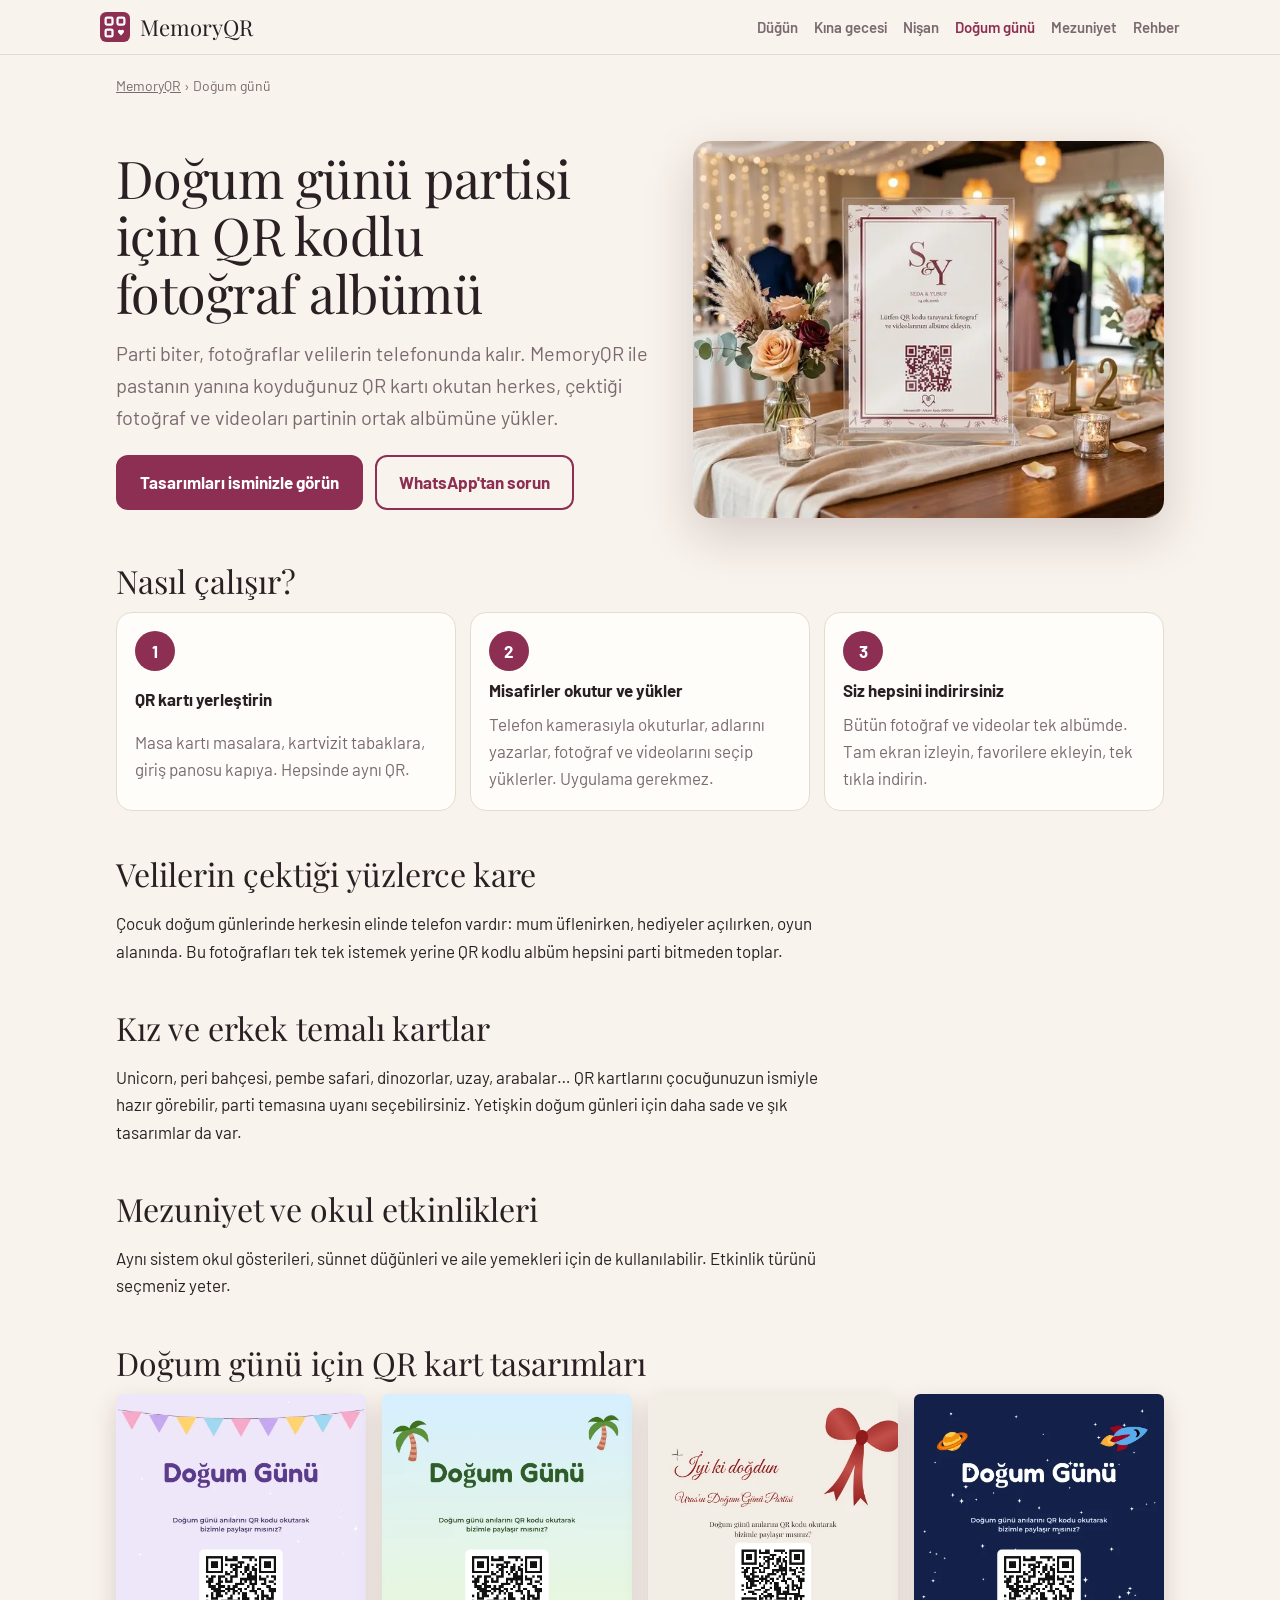
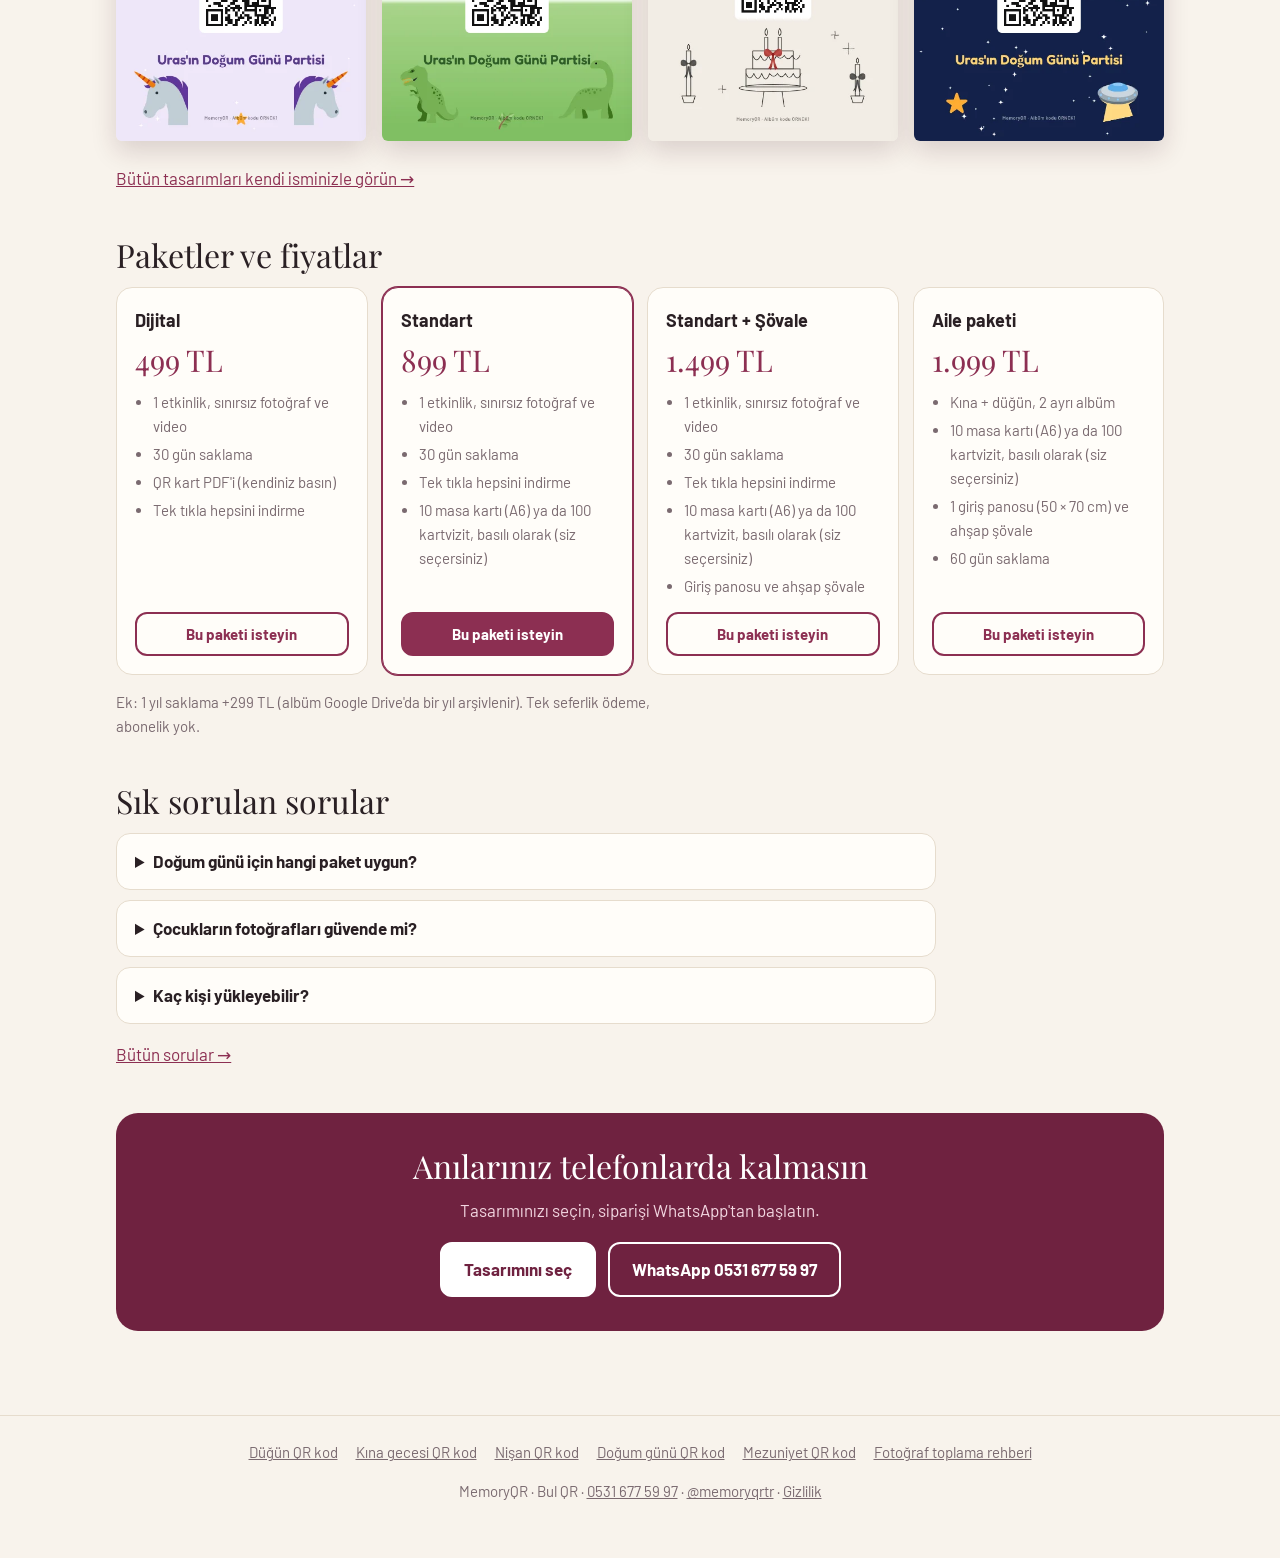
<file: dogum-gunu-qr-kod/index.html>
<!doctype html>
<html lang="tr">
<head>
<meta charset="utf-8">
<meta name="viewport" content="width=device-width,initial-scale=1,viewport-fit=cover">
<title>Doğum Günü Partisi QR Kod: Fotoğrafları Tek Albümde Toplayın | MemoryQR</title>
<meta name="description" content="Çocuk doğum günü partisinde velilerin ve misafirlerin çektiği fotoğrafları QR kodla tek albümde toplayın. Unicorn, dinozor, uzay temalı QR kartlar.">
<link rel="canonical" href="https://memoryqr.bulqr.com.tr/dogum-gunu-qr-kod/">
<meta name="theme-color" content="#f8f3ec">
<link rel="icon" type="image/svg+xml" href="../logo.svg">
<link rel="apple-touch-icon" href="../apple-touch-icon.png">
<meta property="og:type" content="website">
<meta property="og:site_name" content="MemoryQR">
<meta property="og:locale" content="tr_TR">
<meta property="og:title" content="Doğum günü partisi için QR kodlu fotoğraf albümü">
<meta property="og:description" content="Çocuk doğum günü partisinde velilerin ve misafirlerin çektiği fotoğrafları QR kodla tek albümde toplayın. Unicorn, dinozor, uzay temalı QR kartlar.">
<meta property="og:url" content="https://memoryqr.bulqr.com.tr/dogum-gunu-qr-kod/">
<meta property="og:image" content="https://memoryqr.bulqr.com.tr/og.jpg">
<meta name="twitter:card" content="summary_large_image">
<link rel="stylesheet" href="../fonts.css">
<link rel="stylesheet" href="../kart.css">
<link rel="stylesheet" href="../sayfa.css">
<script type="application/ld+json">{"@context":"https://schema.org","@graph":[{"@type":"BreadcrumbList","itemListElement":[{"@type":"ListItem","position":1,"name":"MemoryQR","item":"https://memoryqr.bulqr.com.tr/"},{"@type":"ListItem","position":2,"name":"Doğum günü","item":"https://memoryqr.bulqr.com.tr/dogum-gunu-qr-kod/"}]},{"@type":"Service","name":"Doğum günü için QR kodlu fotoğraf albümü","serviceType":"QR kodlu ortak fotoğraf ve video albümü","description":"Çocuk doğum günü partisinde velilerin ve misafirlerin çektiği fotoğrafları QR kodla tek albümde toplayın. Unicorn, dinozor, uzay temalı QR kartlar.","url":"https://memoryqr.bulqr.com.tr/dogum-gunu-qr-kod/","provider":{"@id":"https://memoryqr.bulqr.com.tr/#isletme"},"areaServed":{"@type":"Country","name":"Türkiye"},"offers":{"@type":"AggregateOffer","priceCurrency":"TRY","lowPrice":"499","highPrice":"1999","offerCount":4}},{"@type":"FAQPage","mainEntity":[{"@type":"Question","name":"Doğum günü için hangi paket uygun?","acceptedAnswer":{"@type":"Answer","text":"Kartları evde basmak isterseniz Dijital paket (499 TL) yeterlidir; basılı kart isterseniz Standart paket (899 TL)."}},{"@type":"Question","name":"Çocukların fotoğrafları güvende mi?","acceptedAnswer":{"@type":"Answer","text":"Albümün tamamını yalnızca etkinlik sahibi görür; misafirler yalnızca kendi yüklediklerini görür. Dosyalar 30 gün sonra kalıcı olarak silinir."}},{"@type":"Question","name":"Kaç kişi yükleyebilir?","acceptedAnswer":{"@type":"Answer","text":"Misafir sayısı sınırı yoktur; QR'ı okutan herkes yükleyebilir."}}]}]}</script>
</head>
<body>
<header class="top"><a class="logo" href="../"><svg viewBox="0 0 24 24" width="30" height="30" aria-hidden="true"><rect width="24" height="24" rx="5" fill="#8c2f52"/><g fill="none" stroke="#fff" stroke-width="1.8"><rect x="4.5" y="4.5" width="5.5" height="5.5" rx="1"/><rect x="14" y="4.5" width="5.5" height="5.5" rx="1"/><rect x="4.5" y="14" width="5.5" height="5.5" rx="1"/></g><path d="M16.8 14.6c1.3-1.3 3.3.6 2 2l-2 2.1-2-2.1c-1.3-1.4.7-3.3 2-2z" fill="#fff"/></svg><span>MemoryQR</span></a>
  <nav aria-label="Etkinlikler"><a href="../dugun-qr-kod/">Düğün</a><a href="../kina-gecesi-qr-kod/">Kına gecesi</a><a href="../nisan-qr-kod/">Nişan</a><a href="../dogum-gunu-qr-kod/" aria-current="page">Doğum günü</a><a href="../mezuniyet-qr-kod/">Mezuniyet</a><a href="../rehber/dugunde-misafir-fotograflari-nasil-toplanir/">Rehber</a></nav></header>
<main>
  <nav class="crumb" aria-label="Konum"><a href="../">MemoryQR</a> › <span>Doğum günü</span></nav>
  <section class="hero">
    <div><h1>Doğum günü partisi için QR kodlu fotoğraf albümü</h1><p class="lead">Parti biter, fotoğraflar velilerin telefonunda kalır. MemoryQR ile pastanın yanına koyduğunuz QR kartı okutan herkes, çektiği fotoğraf ve videoları partinin ortak albümüne yükler.</p>
      <div class="cta"><a class="btn" href="../?tasarimlar">Tasarımları isminizle görün</a><a class="btn ghost" href="https://wa.me/905316775997?text=Merhaba%2C%20do%C4%9Fum%20g%C3%BCn%C3%BC%20i%C3%A7in%20MemoryQR%20hakk%C4%B1nda%20bilgi%20almak%20istiyorum." rel="noopener">WhatsApp'tan sorun</a></div></div>
    <img class="hfoto" src="../kart/foto/pleksi-stand-k.webp" width="640" height="480" alt="Doğum günü için QR kodlu kart örneği">
  </section>
  <section><h2>Nasıl çalışır?</h2><ol class="adim"><li><strong>QR kartı yerleştirin</strong><span>Masa kartı masalara, kartvizit tabaklara, giriş panosu kapıya. Hepsinde aynı QR.</span></li><li><strong>Misafirler okutur ve yükler</strong><span>Telefon kamerasıyla okuturlar, adlarını yazarlar, fotoğraf ve videolarını seçip yüklerler. Uygulama gerekmez.</span></li><li><strong>Siz hepsini indirirsiniz</strong><span>Bütün fotoğraf ve videolar tek albümde. Tam ekran izleyin, favorilere ekleyin, tek tıkla indirin.</span></li></ol></section>
  <section><h2>Velilerin çektiği yüzlerce kare</h2><p>Çocuk doğum günlerinde herkesin elinde telefon vardır: mum üflenirken, hediyeler açılırken, oyun alanında. Bu fotoğrafları tek tek istemek yerine QR kodlu albüm hepsini parti bitmeden toplar.</p></section>
  <section><h2>Kız ve erkek temalı kartlar</h2><p>Unicorn, peri bahçesi, pembe safari, dinozorlar, uzay, arabalar… QR kartlarını çocuğunuzun ismiyle hazır görebilir, parti temasına uyanı seçebilirsiniz. Yetişkin doğum günleri için daha sade ve şık tasarımlar da var.</p></section>
  <section><h2>Mezuniyet ve okul etkinlikleri</h2><p>Aynı sistem okul gösterileri, sünnet düğünleri ve aile yemekleri için de kullanılabilir. Etkinlik türünü seçmeniz yeter.</p></section>
  <section><h2>Doğum günü için QR kart tasarımları</h2><div class="kartlar"><figure><img src="../kart/ornek/dogum_gunu-unicorn.webp" width="444" height="616" loading="lazy" alt="Doğum günü QR kod masa kartı örneği: Uras'ın Doğum Günü Partisi"></figure><figure><img src="../kart/ornek/dogum_gunu-dinozor.webp" width="444" height="616" loading="lazy" alt="Doğum günü QR kod masa kartı örneği: Uras'ın Doğum Günü Partisi"></figure><figure><img src="../kart/ornek/dogum_gunu-kirmizi_fiyonk.webp" width="444" height="616" loading="lazy" alt="Doğum günü QR kod masa kartı örneği: Uras'ın Doğum Günü Partisi"></figure><figure><img src="../kart/ornek/dogum_gunu-uzay.webp" width="444" height="616" loading="lazy" alt="Doğum günü QR kod masa kartı örneği: Uras'ın Doğum Günü Partisi"></figure></div>
    <p><a href="../?tasarimlar">Bütün tasarımları kendi isminizle görün →</a></p></section>
  <section><h2>Paketler ve fiyatlar</h2><div class="paket"><div><h3>Dijital</h3><p class="fiyat">499 TL</p><ul><li>1 etkinlik, sınırsız fotoğraf ve video</li><li>30 gün saklama</li><li>QR kart PDF'i (kendiniz basın)</li><li>Tek tıkla hepsini indirme</li></ul><a class="btn ghost pbtn" href="../?tasarimlar&paket=dijital">Bu paketi isteyin</a></div><div class="on"><h3>Standart</h3><p class="fiyat">899 TL</p><ul><li>1 etkinlik, sınırsız fotoğraf ve video</li><li>30 gün saklama</li><li>Tek tıkla hepsini indirme</li><li>10 masa kartı (A6) ya da 100 kartvizit, basılı olarak (siz seçersiniz)</li></ul><a class="btn pbtn" href="../?tasarimlar&paket=standart">Bu paketi isteyin</a></div><div><h3>Standart + Şövale</h3><p class="fiyat">1.499 TL</p><ul><li>1 etkinlik, sınırsız fotoğraf ve video</li><li>30 gün saklama</li><li>Tek tıkla hepsini indirme</li><li>10 masa kartı (A6) ya da 100 kartvizit, basılı olarak (siz seçersiniz)</li><li>Giriş panosu ve ahşap şövale</li></ul><a class="btn ghost pbtn" href="../?tasarimlar&paket=sovale">Bu paketi isteyin</a></div><div><h3>Aile paketi</h3><p class="fiyat">1.999 TL</p><ul><li>Kına + düğün, 2 ayrı albüm</li><li>10 masa kartı (A6) ya da 100 kartvizit, basılı olarak (siz seçersiniz)</li><li>1 giriş panosu (50 × 70 cm) ve ahşap şövale</li><li>60 gün saklama</li></ul><a class="btn ghost pbtn" href="../?tasarimlar&paket=aile">Bu paketi isteyin</a></div></div>
    <p class="not">Ek: 1 yıl saklama +299 TL (albüm Google Drive'da bir yıl arşivlenir). Tek seferlik ödeme, abonelik yok.</p></section>
  <section><h2>Sık sorulan sorular</h2><details><summary>Doğum günü için hangi paket uygun?</summary><p>Kartları evde basmak isterseniz Dijital paket (499 TL) yeterlidir; basılı kart isterseniz Standart paket (899 TL).</p></details><details><summary>Çocukların fotoğrafları güvende mi?</summary><p>Albümün tamamını yalnızca etkinlik sahibi görür; misafirler yalnızca kendi yüklediklerini görür. Dosyalar 30 gün sonra kalıcı olarak silinir.</p></details><details><summary>Kaç kişi yükleyebilir?</summary><p>Misafir sayısı sınırı yoktur; QR'ı okutan herkes yükleyebilir.</p></details>
    <p><a href="../#sss">Bütün sorular →</a></p></section>
  <section class="son"><h2>Anılarınız telefonlarda kalmasın</h2><p>Tasarımınızı seçin, siparişi WhatsApp'tan başlatın.</p>
    <div class="cta"><a class="btn" href="../?tasarimlar">Tasarımını seç</a><a class="btn ghost light" href="https://wa.me/905316775997?text=Merhaba%2C%20do%C4%9Fum%20g%C3%BCn%C3%BC%20i%C3%A7in%20MemoryQR%20hakk%C4%B1nda%20bilgi%20almak%20istiyorum." rel="noopener">WhatsApp 0531 677 59 97</a></div></section>
</main>
<footer><nav aria-label="Sayfalar"><a href="../dugun-qr-kod/">Düğün QR kod</a><a href="../kina-gecesi-qr-kod/">Kına gecesi QR kod</a><a href="../nisan-qr-kod/">Nişan QR kod</a><a href="../dogum-gunu-qr-kod/">Doğum günü QR kod</a><a href="../mezuniyet-qr-kod/">Mezuniyet QR kod</a><a href="../rehber/dugunde-misafir-fotograflari-nasil-toplanir/">Fotoğraf toplama rehberi</a></nav>
  <p>MemoryQR · Bul QR · <a href="tel:+905316775997">0531 677 59 97</a> · <a href="https://www.instagram.com/memoryqrtr">@memoryqrtr</a> · <a href="../gizlilik.html">Gizlilik</a></p></footer>
</body>
</html>
</file>
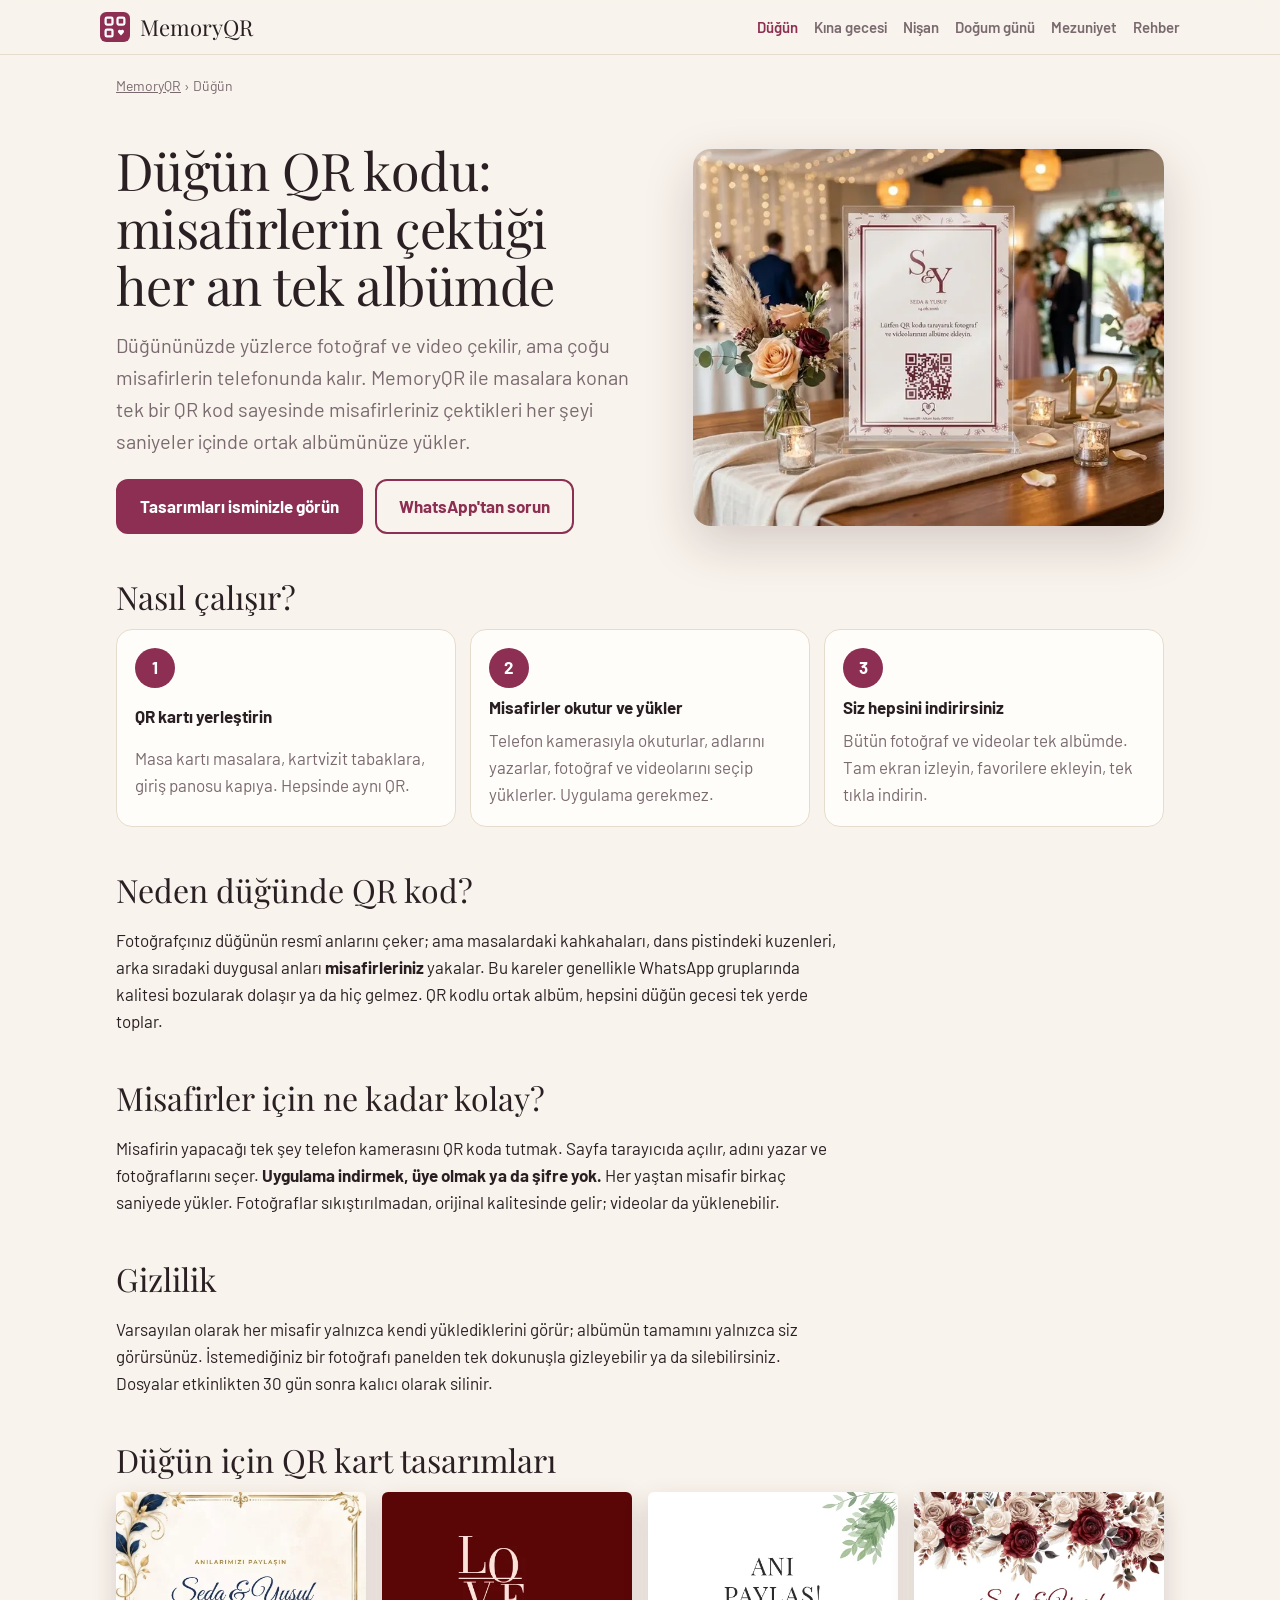
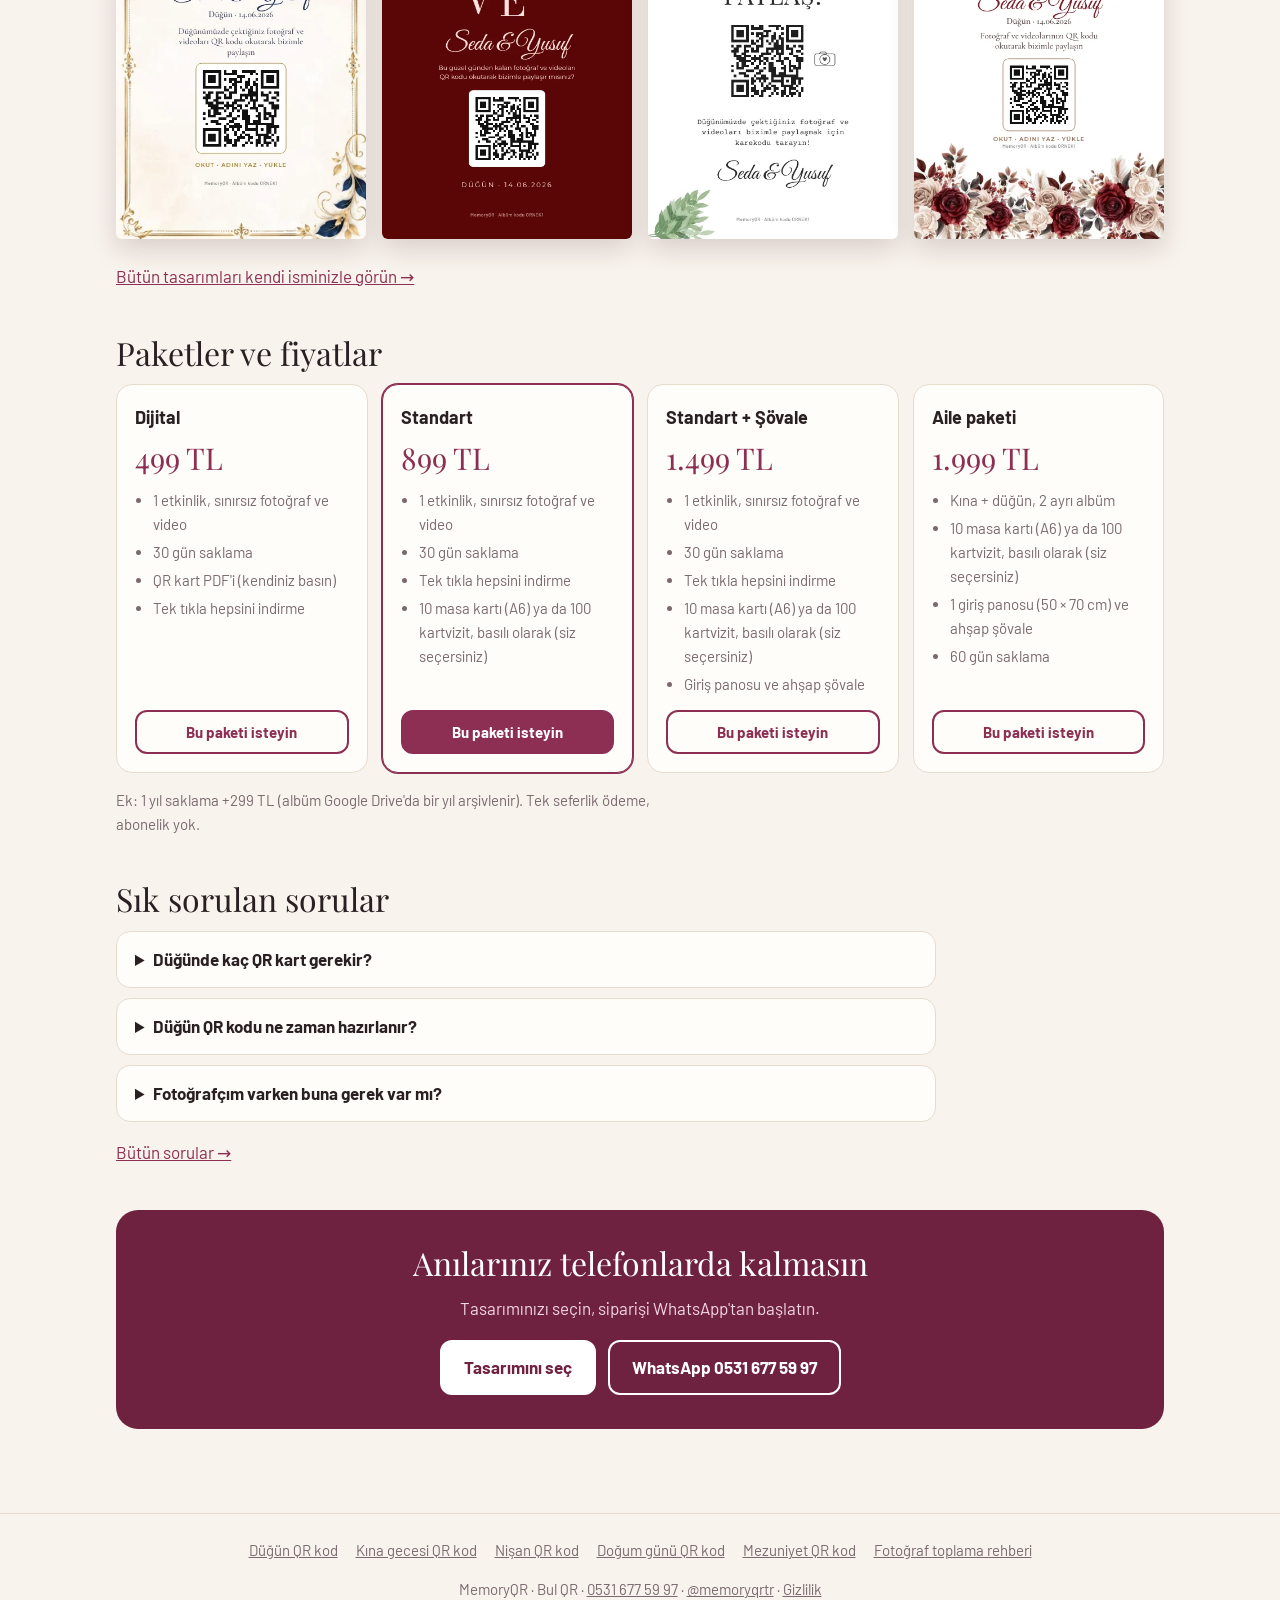
<file: dugun-qr-kod/index.html>
<!doctype html>
<html lang="tr">
<head>
<meta charset="utf-8">
<meta name="viewport" content="width=device-width,initial-scale=1,viewport-fit=cover">
<title>Düğün QR Kod: Misafir Fotoğraflarını Tek Albümde Toplayın | MemoryQR</title>
<meta name="description" content="Düğününüzde misafirlerin çektiği fotoğraf ve videoları QR kodlu masa kartıyla tek albümde toplayın. Uygulama yok, orijinal kalite. 499 TL'den başlayan paketler.">
<link rel="canonical" href="https://memoryqr.bulqr.com.tr/dugun-qr-kod/">
<meta name="theme-color" content="#f8f3ec">
<link rel="icon" type="image/svg+xml" href="../logo.svg">
<link rel="apple-touch-icon" href="../apple-touch-icon.png">
<meta property="og:type" content="website">
<meta property="og:site_name" content="MemoryQR">
<meta property="og:locale" content="tr_TR">
<meta property="og:title" content="Düğün QR kodu: misafirlerin çektiği her an tek albümde">
<meta property="og:description" content="Düğününüzde misafirlerin çektiği fotoğraf ve videoları QR kodlu masa kartıyla tek albümde toplayın. Uygulama yok, orijinal kalite. 499 TL'den başlayan paketler.">
<meta property="og:url" content="https://memoryqr.bulqr.com.tr/dugun-qr-kod/">
<meta property="og:image" content="https://memoryqr.bulqr.com.tr/og.jpg">
<meta name="twitter:card" content="summary_large_image">
<link rel="stylesheet" href="../fonts.css">
<link rel="stylesheet" href="../kart.css">
<link rel="stylesheet" href="../sayfa.css">
<script type="application/ld+json">{"@context":"https://schema.org","@graph":[{"@type":"BreadcrumbList","itemListElement":[{"@type":"ListItem","position":1,"name":"MemoryQR","item":"https://memoryqr.bulqr.com.tr/"},{"@type":"ListItem","position":2,"name":"Düğün","item":"https://memoryqr.bulqr.com.tr/dugun-qr-kod/"}]},{"@type":"Service","name":"Düğün için QR kodlu fotoğraf albümü","serviceType":"QR kodlu ortak fotoğraf ve video albümü","description":"Düğününüzde misafirlerin çektiği fotoğraf ve videoları QR kodlu masa kartıyla tek albümde toplayın. Uygulama yok, orijinal kalite. 499 TL'den başlayan paketler.","url":"https://memoryqr.bulqr.com.tr/dugun-qr-kod/","provider":{"@id":"https://memoryqr.bulqr.com.tr/#isletme"},"areaServed":{"@type":"Country","name":"Türkiye"},"offers":{"@type":"AggregateOffer","priceCurrency":"TRY","lowPrice":"499","highPrice":"1999","offerCount":4}},{"@type":"FAQPage","mainEntity":[{"@type":"Question","name":"Düğünde kaç QR kart gerekir?","acceptedAnswer":{"@type":"Answer","text":"Her masaya bir masa kartı yeterlidir. Kartvizit seçerseniz her misafirin tabağına bir tane konur. Girişe bir pano koymak, misafirlerin QR'ı ilk anda görmesini sağlar."}},{"@type":"Question","name":"Düğün QR kodu ne zaman hazırlanır?","acceptedAnswer":{"@type":"Answer","text":"Siparişten sonra albümünüz hemen açılır ve kart tasarımını kendi isminizle seçersiniz. Basılı kartlar kargoyla gelir; düğünden en az bir hafta önce sipariş vermenizi öneririz."}},{"@type":"Question","name":"Fotoğrafçım varken buna gerek var mı?","acceptedAnswer":{"@type":"Answer","text":"Evet; ikisi birbirini tamamlar. Fotoğrafçı planlı kareleri çeker, misafirler ise o anda kendi gözlerinden gördüklerini. Çiftlerin en çok sevdiği kareler çoğu zaman misafirlerden gelir."}}]}]}</script>
</head>
<body>
<header class="top"><a class="logo" href="../"><svg viewBox="0 0 24 24" width="30" height="30" aria-hidden="true"><rect width="24" height="24" rx="5" fill="#8c2f52"/><g fill="none" stroke="#fff" stroke-width="1.8"><rect x="4.5" y="4.5" width="5.5" height="5.5" rx="1"/><rect x="14" y="4.5" width="5.5" height="5.5" rx="1"/><rect x="4.5" y="14" width="5.5" height="5.5" rx="1"/></g><path d="M16.8 14.6c1.3-1.3 3.3.6 2 2l-2 2.1-2-2.1c-1.3-1.4.7-3.3 2-2z" fill="#fff"/></svg><span>MemoryQR</span></a>
  <nav aria-label="Etkinlikler"><a href="../dugun-qr-kod/" aria-current="page">Düğün</a><a href="../kina-gecesi-qr-kod/">Kına gecesi</a><a href="../nisan-qr-kod/">Nişan</a><a href="../dogum-gunu-qr-kod/">Doğum günü</a><a href="../mezuniyet-qr-kod/">Mezuniyet</a><a href="../rehber/dugunde-misafir-fotograflari-nasil-toplanir/">Rehber</a></nav></header>
<main>
  <nav class="crumb" aria-label="Konum"><a href="../">MemoryQR</a> › <span>Düğün</span></nav>
  <section class="hero">
    <div><h1>Düğün QR kodu: misafirlerin çektiği her an tek albümde</h1><p class="lead">Düğününüzde yüzlerce fotoğraf ve video çekilir, ama çoğu misafirlerin telefonunda kalır. MemoryQR ile masalara konan tek bir QR kod sayesinde misafirleriniz çektikleri her şeyi saniyeler içinde ortak albümünüze yükler.</p>
      <div class="cta"><a class="btn" href="../?tasarimlar">Tasarımları isminizle görün</a><a class="btn ghost" href="https://wa.me/905316775997?text=Merhaba%2C%20d%C3%BC%C4%9F%C3%BCn%20i%C3%A7in%20MemoryQR%20hakk%C4%B1nda%20bilgi%20almak%20istiyorum." rel="noopener">WhatsApp'tan sorun</a></div></div>
    <img class="hfoto" src="../kart/foto/pleksi-stand-k.webp" width="640" height="480" alt="Düğün için QR kodlu kart örneği">
  </section>
  <section><h2>Nasıl çalışır?</h2><ol class="adim"><li><strong>QR kartı yerleştirin</strong><span>Masa kartı masalara, kartvizit tabaklara, giriş panosu kapıya. Hepsinde aynı QR.</span></li><li><strong>Misafirler okutur ve yükler</strong><span>Telefon kamerasıyla okuturlar, adlarını yazarlar, fotoğraf ve videolarını seçip yüklerler. Uygulama gerekmez.</span></li><li><strong>Siz hepsini indirirsiniz</strong><span>Bütün fotoğraf ve videolar tek albümde. Tam ekran izleyin, favorilere ekleyin, tek tıkla indirin.</span></li></ol></section>
  <section><h2>Neden düğünde QR kod?</h2><p>Fotoğrafçınız düğünün resmî anlarını çeker; ama masalardaki kahkahaları, dans pistindeki kuzenleri, arka sıradaki duygusal anları <strong>misafirleriniz</strong> yakalar. Bu kareler genellikle WhatsApp gruplarında kalitesi bozularak dolaşır ya da hiç gelmez. QR kodlu ortak albüm, hepsini düğün gecesi tek yerde toplar.</p></section>
  <section><h2>Misafirler için ne kadar kolay?</h2><p>Misafirin yapacağı tek şey telefon kamerasını QR koda tutmak. Sayfa tarayıcıda açılır, adını yazar ve fotoğraflarını seçer. <strong>Uygulama indirmek, üye olmak ya da şifre yok.</strong> Her yaştan misafir birkaç saniyede yükler. Fotoğraflar sıkıştırılmadan, orijinal kalitesinde gelir; videolar da yüklenebilir.</p></section>
  <section><h2>Gizlilik</h2><p>Varsayılan olarak her misafir yalnızca kendi yüklediklerini görür; albümün tamamını yalnızca siz görürsünüz. İstemediğiniz bir fotoğrafı panelden tek dokunuşla gizleyebilir ya da silebilirsiniz. Dosyalar etkinlikten 30 gün sonra kalıcı olarak silinir.</p></section>
  <section><h2>Düğün için QR kart tasarımları</h2><div class="kartlar"><figure><img src="../kart/ornek/dugun-lacivert_barok.webp" width="444" height="616" loading="lazy" alt="Düğün QR kod masa kartı örneği: Seda &amp; Yusuf"></figure><figure><img src="../kart/ornek/dugun-love_bordo.webp" width="444" height="616" loading="lazy" alt="Düğün QR kod masa kartı örneği: Seda &amp; Yusuf"></figure><figure><img src="../kart/ornek/dugun-yaprak.webp" width="444" height="616" loading="lazy" alt="Düğün QR kod masa kartı örneği: Seda &amp; Yusuf"></figure><figure><img src="../kart/ornek/dugun-bordo_gul.webp" width="444" height="616" loading="lazy" alt="Düğün QR kod masa kartı örneği: Seda &amp; Yusuf"></figure></div>
    <p><a href="../?tasarimlar">Bütün tasarımları kendi isminizle görün →</a></p></section>
  <section><h2>Paketler ve fiyatlar</h2><div class="paket"><div><h3>Dijital</h3><p class="fiyat">499 TL</p><ul><li>1 etkinlik, sınırsız fotoğraf ve video</li><li>30 gün saklama</li><li>QR kart PDF'i (kendiniz basın)</li><li>Tek tıkla hepsini indirme</li></ul><a class="btn ghost pbtn" href="../?tasarimlar&paket=dijital">Bu paketi isteyin</a></div><div class="on"><h3>Standart</h3><p class="fiyat">899 TL</p><ul><li>1 etkinlik, sınırsız fotoğraf ve video</li><li>30 gün saklama</li><li>Tek tıkla hepsini indirme</li><li>10 masa kartı (A6) ya da 100 kartvizit, basılı olarak (siz seçersiniz)</li></ul><a class="btn pbtn" href="../?tasarimlar&paket=standart">Bu paketi isteyin</a></div><div><h3>Standart + Şövale</h3><p class="fiyat">1.499 TL</p><ul><li>1 etkinlik, sınırsız fotoğraf ve video</li><li>30 gün saklama</li><li>Tek tıkla hepsini indirme</li><li>10 masa kartı (A6) ya da 100 kartvizit, basılı olarak (siz seçersiniz)</li><li>Giriş panosu ve ahşap şövale</li></ul><a class="btn ghost pbtn" href="../?tasarimlar&paket=sovale">Bu paketi isteyin</a></div><div><h3>Aile paketi</h3><p class="fiyat">1.999 TL</p><ul><li>Kına + düğün, 2 ayrı albüm</li><li>10 masa kartı (A6) ya da 100 kartvizit, basılı olarak (siz seçersiniz)</li><li>1 giriş panosu (50 × 70 cm) ve ahşap şövale</li><li>60 gün saklama</li></ul><a class="btn ghost pbtn" href="../?tasarimlar&paket=aile">Bu paketi isteyin</a></div></div>
    <p class="not">Ek: 1 yıl saklama +299 TL (albüm Google Drive'da bir yıl arşivlenir). Tek seferlik ödeme, abonelik yok.</p></section>
  <section><h2>Sık sorulan sorular</h2><details><summary>Düğünde kaç QR kart gerekir?</summary><p>Her masaya bir masa kartı yeterlidir. Kartvizit seçerseniz her misafirin tabağına bir tane konur. Girişe bir pano koymak, misafirlerin QR'ı ilk anda görmesini sağlar.</p></details><details><summary>Düğün QR kodu ne zaman hazırlanır?</summary><p>Siparişten sonra albümünüz hemen açılır ve kart tasarımını kendi isminizle seçersiniz. Basılı kartlar kargoyla gelir; düğünden en az bir hafta önce sipariş vermenizi öneririz.</p></details><details><summary>Fotoğrafçım varken buna gerek var mı?</summary><p>Evet; ikisi birbirini tamamlar. Fotoğrafçı planlı kareleri çeker, misafirler ise o anda kendi gözlerinden gördüklerini. Çiftlerin en çok sevdiği kareler çoğu zaman misafirlerden gelir.</p></details>
    <p><a href="../#sss">Bütün sorular →</a></p></section>
  <section class="son"><h2>Anılarınız telefonlarda kalmasın</h2><p>Tasarımınızı seçin, siparişi WhatsApp'tan başlatın.</p>
    <div class="cta"><a class="btn" href="../?tasarimlar">Tasarımını seç</a><a class="btn ghost light" href="https://wa.me/905316775997?text=Merhaba%2C%20d%C3%BC%C4%9F%C3%BCn%20i%C3%A7in%20MemoryQR%20hakk%C4%B1nda%20bilgi%20almak%20istiyorum." rel="noopener">WhatsApp 0531 677 59 97</a></div></section>
</main>
<footer><nav aria-label="Sayfalar"><a href="../dugun-qr-kod/">Düğün QR kod</a><a href="../kina-gecesi-qr-kod/">Kına gecesi QR kod</a><a href="../nisan-qr-kod/">Nişan QR kod</a><a href="../dogum-gunu-qr-kod/">Doğum günü QR kod</a><a href="../mezuniyet-qr-kod/">Mezuniyet QR kod</a><a href="../rehber/dugunde-misafir-fotograflari-nasil-toplanir/">Fotoğraf toplama rehberi</a></nav>
  <p>MemoryQR · Bul QR · <a href="tel:+905316775997">0531 677 59 97</a> · <a href="https://www.instagram.com/memoryqrtr">@memoryqrtr</a> · <a href="../gizlilik.html">Gizlilik</a></p></footer>
</body>
</html>
</file>
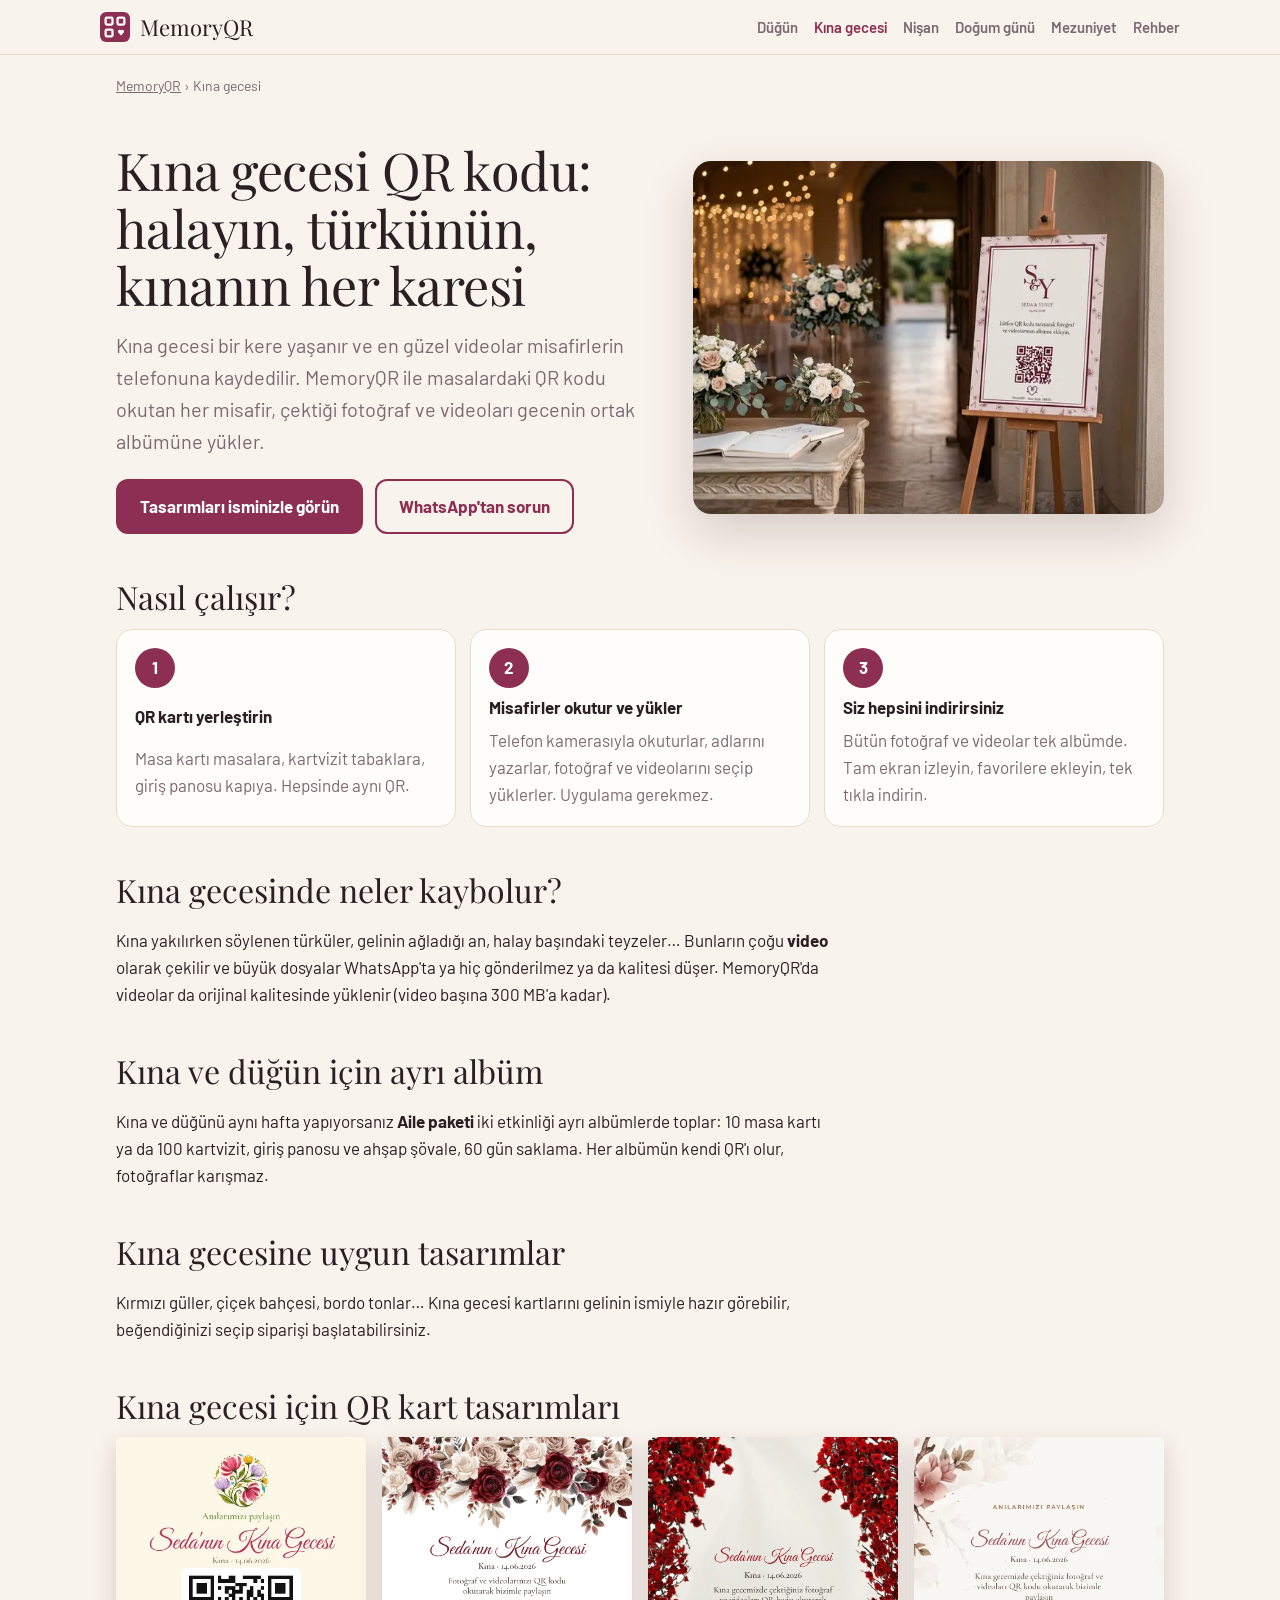
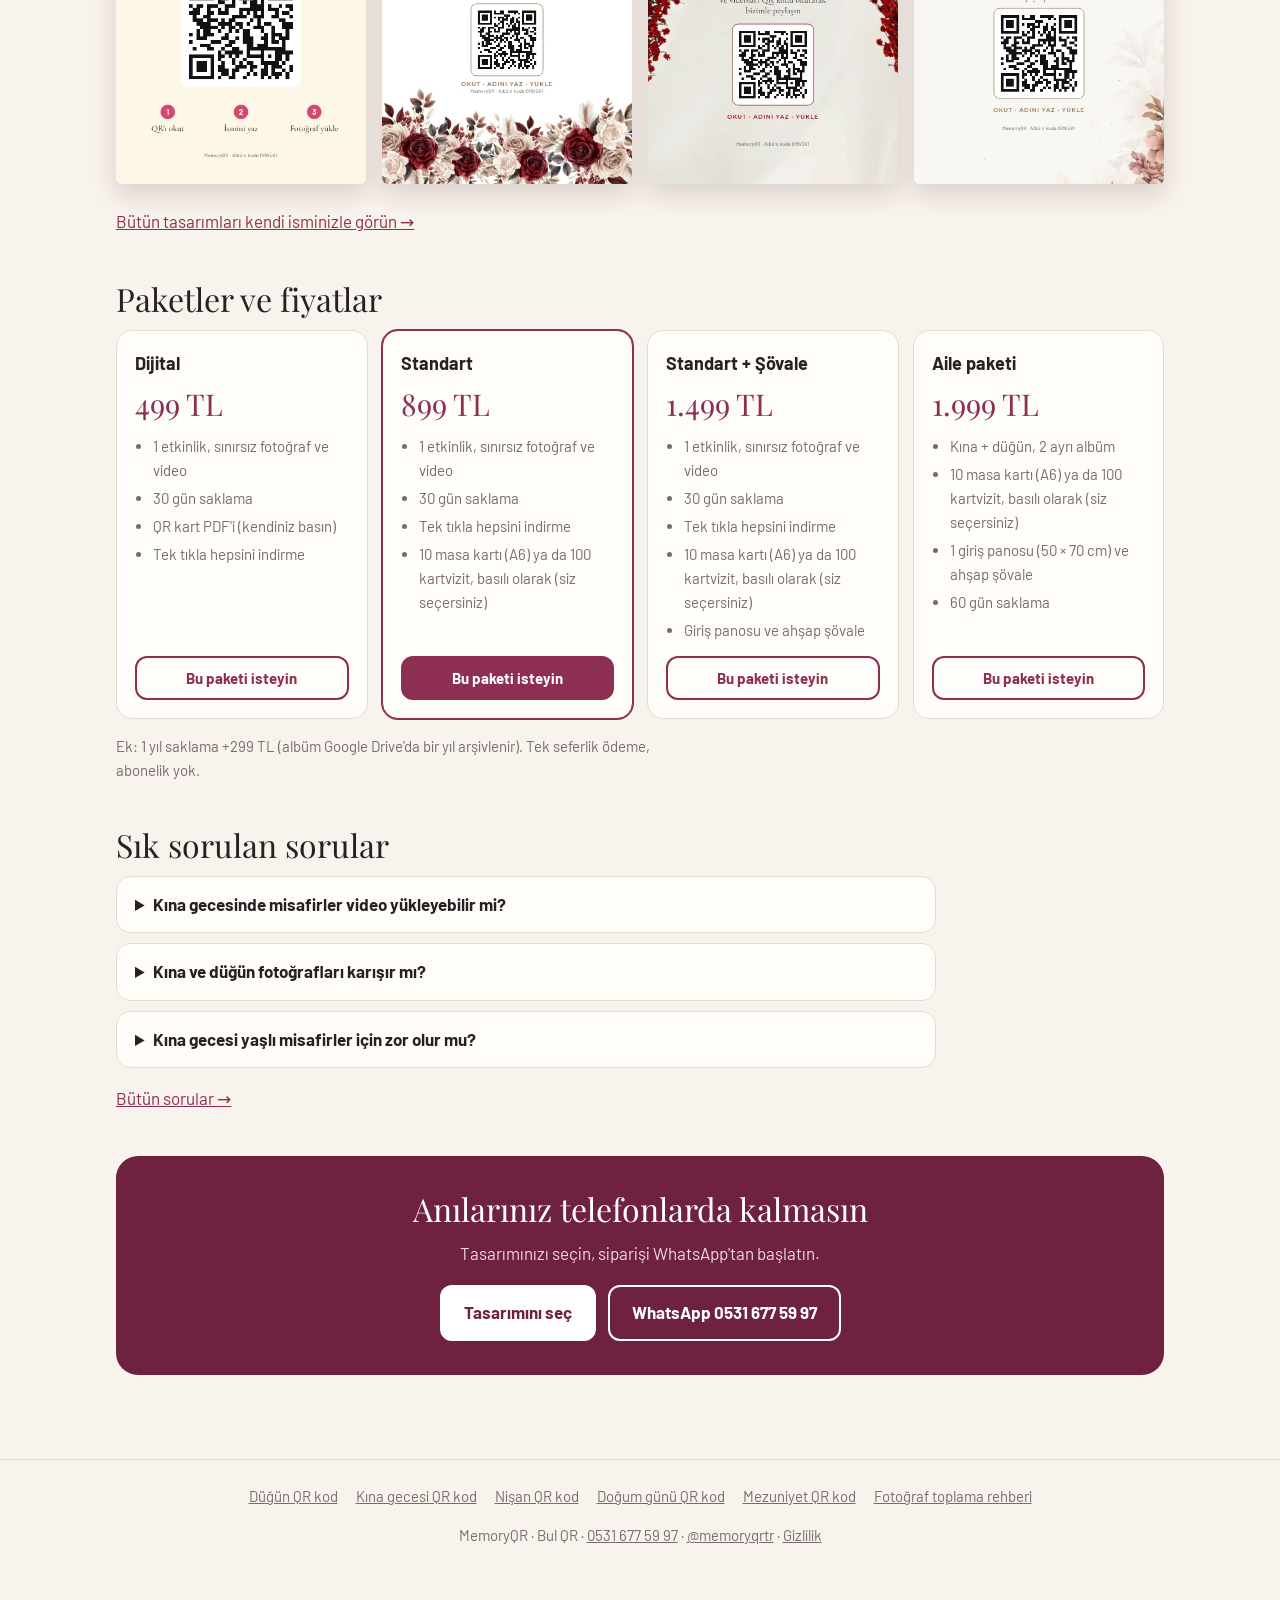
<file: kina-gecesi-qr-kod/index.html>
<!doctype html>
<html lang="tr">
<head>
<meta charset="utf-8">
<meta name="viewport" content="width=device-width,initial-scale=1,viewport-fit=cover">
<title>Kına Gecesi QR Kod: Fotoğraf ve Video Toplama | MemoryQR</title>
<meta name="description" content="Kına gecesinde halay, türkü ve kına yakma anlarının fotoğraf ve videolarını QR kodla tek albümde toplayın. Kına + düğün için Aile paketi.">
<link rel="canonical" href="https://memoryqr.bulqr.com.tr/kina-gecesi-qr-kod/">
<meta name="theme-color" content="#f8f3ec">
<link rel="icon" type="image/svg+xml" href="../logo.svg">
<link rel="apple-touch-icon" href="../apple-touch-icon.png">
<meta property="og:type" content="website">
<meta property="og:site_name" content="MemoryQR">
<meta property="og:locale" content="tr_TR">
<meta property="og:title" content="Kına gecesi QR kodu: halayın, türkünün, kınanın her karesi">
<meta property="og:description" content="Kına gecesinde halay, türkü ve kına yakma anlarının fotoğraf ve videolarını QR kodla tek albümde toplayın. Kına + düğün için Aile paketi.">
<meta property="og:url" content="https://memoryqr.bulqr.com.tr/kina-gecesi-qr-kod/">
<meta property="og:image" content="https://memoryqr.bulqr.com.tr/og.jpg">
<meta name="twitter:card" content="summary_large_image">
<link rel="stylesheet" href="../fonts.css">
<link rel="stylesheet" href="../kart.css">
<link rel="stylesheet" href="../sayfa.css">
<script type="application/ld+json">{"@context":"https://schema.org","@graph":[{"@type":"BreadcrumbList","itemListElement":[{"@type":"ListItem","position":1,"name":"MemoryQR","item":"https://memoryqr.bulqr.com.tr/"},{"@type":"ListItem","position":2,"name":"Kına gecesi","item":"https://memoryqr.bulqr.com.tr/kina-gecesi-qr-kod/"}]},{"@type":"Service","name":"Kına gecesi için QR kodlu fotoğraf albümü","serviceType":"QR kodlu ortak fotoğraf ve video albümü","description":"Kına gecesinde halay, türkü ve kına yakma anlarının fotoğraf ve videolarını QR kodla tek albümde toplayın. Kına + düğün için Aile paketi.","url":"https://memoryqr.bulqr.com.tr/kina-gecesi-qr-kod/","provider":{"@id":"https://memoryqr.bulqr.com.tr/#isletme"},"areaServed":{"@type":"Country","name":"Türkiye"},"offers":{"@type":"AggregateOffer","priceCurrency":"TRY","lowPrice":"499","highPrice":"1999","offerCount":4}},{"@type":"FAQPage","mainEntity":[{"@type":"Question","name":"Kına gecesinde misafirler video yükleyebilir mi?","acceptedAnswer":{"@type":"Answer","text":"Evet. Video başına 300 MB'a kadar, yani telefonla çekilmiş birkaç dakikalık kayıtlar yüklenebilir."}},{"@type":"Question","name":"Kına ve düğün fotoğrafları karışır mı?","acceptedAnswer":{"@type":"Answer","text":"Aile paketinde iki ayrı albüm ve iki ayrı QR olur; her etkinliğin fotoğrafları kendi albümünde durur."}},{"@type":"Question","name":"Kına gecesi yaşlı misafirler için zor olur mu?","acceptedAnswer":{"@type":"Answer","text":"Hayır. Kamerayı QR'a tutmak ve adını yazmak yeter. Uygulama, üyelik ya da şifre yoktur."}}]}]}</script>
</head>
<body>
<header class="top"><a class="logo" href="../"><svg viewBox="0 0 24 24" width="30" height="30" aria-hidden="true"><rect width="24" height="24" rx="5" fill="#8c2f52"/><g fill="none" stroke="#fff" stroke-width="1.8"><rect x="4.5" y="4.5" width="5.5" height="5.5" rx="1"/><rect x="14" y="4.5" width="5.5" height="5.5" rx="1"/><rect x="4.5" y="14" width="5.5" height="5.5" rx="1"/></g><path d="M16.8 14.6c1.3-1.3 3.3.6 2 2l-2 2.1-2-2.1c-1.3-1.4.7-3.3 2-2z" fill="#fff"/></svg><span>MemoryQR</span></a>
  <nav aria-label="Etkinlikler"><a href="../dugun-qr-kod/">Düğün</a><a href="../kina-gecesi-qr-kod/" aria-current="page">Kına gecesi</a><a href="../nisan-qr-kod/">Nişan</a><a href="../dogum-gunu-qr-kod/">Doğum günü</a><a href="../mezuniyet-qr-kod/">Mezuniyet</a><a href="../rehber/dugunde-misafir-fotograflari-nasil-toplanir/">Rehber</a></nav></header>
<main>
  <nav class="crumb" aria-label="Konum"><a href="../">MemoryQR</a> › <span>Kına gecesi</span></nav>
  <section class="hero">
    <div><h1>Kına gecesi QR kodu: halayın, türkünün, kınanın her karesi</h1><p class="lead">Kına gecesi bir kere yaşanır ve en güzel videolar misafirlerin telefonuna kaydedilir. MemoryQR ile masalardaki QR kodu okutan her misafir, çektiği fotoğraf ve videoları gecenin ortak albümüne yükler.</p>
      <div class="cta"><a class="btn" href="../?tasarimlar">Tasarımları isminizle görün</a><a class="btn ghost" href="https://wa.me/905316775997?text=Merhaba%2C%20k%C4%B1na%20gecesi%20i%C3%A7in%20MemoryQR%20hakk%C4%B1nda%20bilgi%20almak%20istiyorum." rel="noopener">WhatsApp'tan sorun</a></div></div>
    <img class="hfoto" src="../kart/foto/sovale-pano-k.webp" width="640" height="480" alt="Kına gecesi için QR kodlu kart örneği">
  </section>
  <section><h2>Nasıl çalışır?</h2><ol class="adim"><li><strong>QR kartı yerleştirin</strong><span>Masa kartı masalara, kartvizit tabaklara, giriş panosu kapıya. Hepsinde aynı QR.</span></li><li><strong>Misafirler okutur ve yükler</strong><span>Telefon kamerasıyla okuturlar, adlarını yazarlar, fotoğraf ve videolarını seçip yüklerler. Uygulama gerekmez.</span></li><li><strong>Siz hepsini indirirsiniz</strong><span>Bütün fotoğraf ve videolar tek albümde. Tam ekran izleyin, favorilere ekleyin, tek tıkla indirin.</span></li></ol></section>
  <section><h2>Kına gecesinde neler kaybolur?</h2><p>Kına yakılırken söylenen türküler, gelinin ağladığı an, halay başındaki teyzeler… Bunların çoğu <strong>video</strong> olarak çekilir ve büyük dosyalar WhatsApp'ta ya hiç gönderilmez ya da kalitesi düşer. MemoryQR'da videolar da orijinal kalitesinde yüklenir (video başına 300 MB'a kadar).</p></section>
  <section><h2>Kına ve düğün için ayrı albüm</h2><p>Kına ve düğünü aynı hafta yapıyorsanız <strong>Aile paketi</strong> iki etkinliği ayrı albümlerde toplar: 10 masa kartı ya da 100 kartvizit, giriş panosu ve ahşap şövale, 60 gün saklama. Her albümün kendi QR'ı olur, fotoğraflar karışmaz.</p></section>
  <section><h2>Kına gecesine uygun tasarımlar</h2><p>Kırmızı güller, çiçek bahçesi, bordo tonlar… Kına gecesi kartlarını gelinin ismiyle hazır görebilir, beğendiğinizi seçip siparişi başlatabilirsiniz.</p></section>
  <section><h2>Kına gecesi için QR kart tasarımları</h2><div class="kartlar"><figure><img src="../kart/ornek/kina-cicek.webp" width="444" height="616" loading="lazy" alt="Kına gecesi QR kod masa kartı örneği: Seda'nın Kına Gecesi"></figure><figure><img src="../kart/ornek/kina-bordo_gul.webp" width="444" height="616" loading="lazy" alt="Kına gecesi QR kod masa kartı örneği: Seda'nın Kına Gecesi"></figure><figure><img src="../kart/ornek/kina-kirmizi_cicek.webp" width="444" height="616" loading="lazy" alt="Kına gecesi QR kod masa kartı örneği: Seda'nın Kına Gecesi"></figure><figure><img src="../kart/ornek/kina-pembe_cicek.webp" width="444" height="616" loading="lazy" alt="Kına gecesi QR kod masa kartı örneği: Seda'nın Kına Gecesi"></figure></div>
    <p><a href="../?tasarimlar">Bütün tasarımları kendi isminizle görün →</a></p></section>
  <section><h2>Paketler ve fiyatlar</h2><div class="paket"><div><h3>Dijital</h3><p class="fiyat">499 TL</p><ul><li>1 etkinlik, sınırsız fotoğraf ve video</li><li>30 gün saklama</li><li>QR kart PDF'i (kendiniz basın)</li><li>Tek tıkla hepsini indirme</li></ul><a class="btn ghost pbtn" href="../?tasarimlar&paket=dijital">Bu paketi isteyin</a></div><div class="on"><h3>Standart</h3><p class="fiyat">899 TL</p><ul><li>1 etkinlik, sınırsız fotoğraf ve video</li><li>30 gün saklama</li><li>Tek tıkla hepsini indirme</li><li>10 masa kartı (A6) ya da 100 kartvizit, basılı olarak (siz seçersiniz)</li></ul><a class="btn pbtn" href="../?tasarimlar&paket=standart">Bu paketi isteyin</a></div><div><h3>Standart + Şövale</h3><p class="fiyat">1.499 TL</p><ul><li>1 etkinlik, sınırsız fotoğraf ve video</li><li>30 gün saklama</li><li>Tek tıkla hepsini indirme</li><li>10 masa kartı (A6) ya da 100 kartvizit, basılı olarak (siz seçersiniz)</li><li>Giriş panosu ve ahşap şövale</li></ul><a class="btn ghost pbtn" href="../?tasarimlar&paket=sovale">Bu paketi isteyin</a></div><div><h3>Aile paketi</h3><p class="fiyat">1.999 TL</p><ul><li>Kına + düğün, 2 ayrı albüm</li><li>10 masa kartı (A6) ya da 100 kartvizit, basılı olarak (siz seçersiniz)</li><li>1 giriş panosu (50 × 70 cm) ve ahşap şövale</li><li>60 gün saklama</li></ul><a class="btn ghost pbtn" href="../?tasarimlar&paket=aile">Bu paketi isteyin</a></div></div>
    <p class="not">Ek: 1 yıl saklama +299 TL (albüm Google Drive'da bir yıl arşivlenir). Tek seferlik ödeme, abonelik yok.</p></section>
  <section><h2>Sık sorulan sorular</h2><details><summary>Kına gecesinde misafirler video yükleyebilir mi?</summary><p>Evet. Video başına 300 MB'a kadar, yani telefonla çekilmiş birkaç dakikalık kayıtlar yüklenebilir.</p></details><details><summary>Kına ve düğün fotoğrafları karışır mı?</summary><p>Aile paketinde iki ayrı albüm ve iki ayrı QR olur; her etkinliğin fotoğrafları kendi albümünde durur.</p></details><details><summary>Kına gecesi yaşlı misafirler için zor olur mu?</summary><p>Hayır. Kamerayı QR'a tutmak ve adını yazmak yeter. Uygulama, üyelik ya da şifre yoktur.</p></details>
    <p><a href="../#sss">Bütün sorular →</a></p></section>
  <section class="son"><h2>Anılarınız telefonlarda kalmasın</h2><p>Tasarımınızı seçin, siparişi WhatsApp'tan başlatın.</p>
    <div class="cta"><a class="btn" href="../?tasarimlar">Tasarımını seç</a><a class="btn ghost light" href="https://wa.me/905316775997?text=Merhaba%2C%20k%C4%B1na%20gecesi%20i%C3%A7in%20MemoryQR%20hakk%C4%B1nda%20bilgi%20almak%20istiyorum." rel="noopener">WhatsApp 0531 677 59 97</a></div></section>
</main>
<footer><nav aria-label="Sayfalar"><a href="../dugun-qr-kod/">Düğün QR kod</a><a href="../kina-gecesi-qr-kod/">Kına gecesi QR kod</a><a href="../nisan-qr-kod/">Nişan QR kod</a><a href="../dogum-gunu-qr-kod/">Doğum günü QR kod</a><a href="../mezuniyet-qr-kod/">Mezuniyet QR kod</a><a href="../rehber/dugunde-misafir-fotograflari-nasil-toplanir/">Fotoğraf toplama rehberi</a></nav>
  <p>MemoryQR · Bul QR · <a href="tel:+905316775997">0531 677 59 97</a> · <a href="https://www.instagram.com/memoryqrtr">@memoryqrtr</a> · <a href="../gizlilik.html">Gizlilik</a></p></footer>
</body>
</html>
</file>
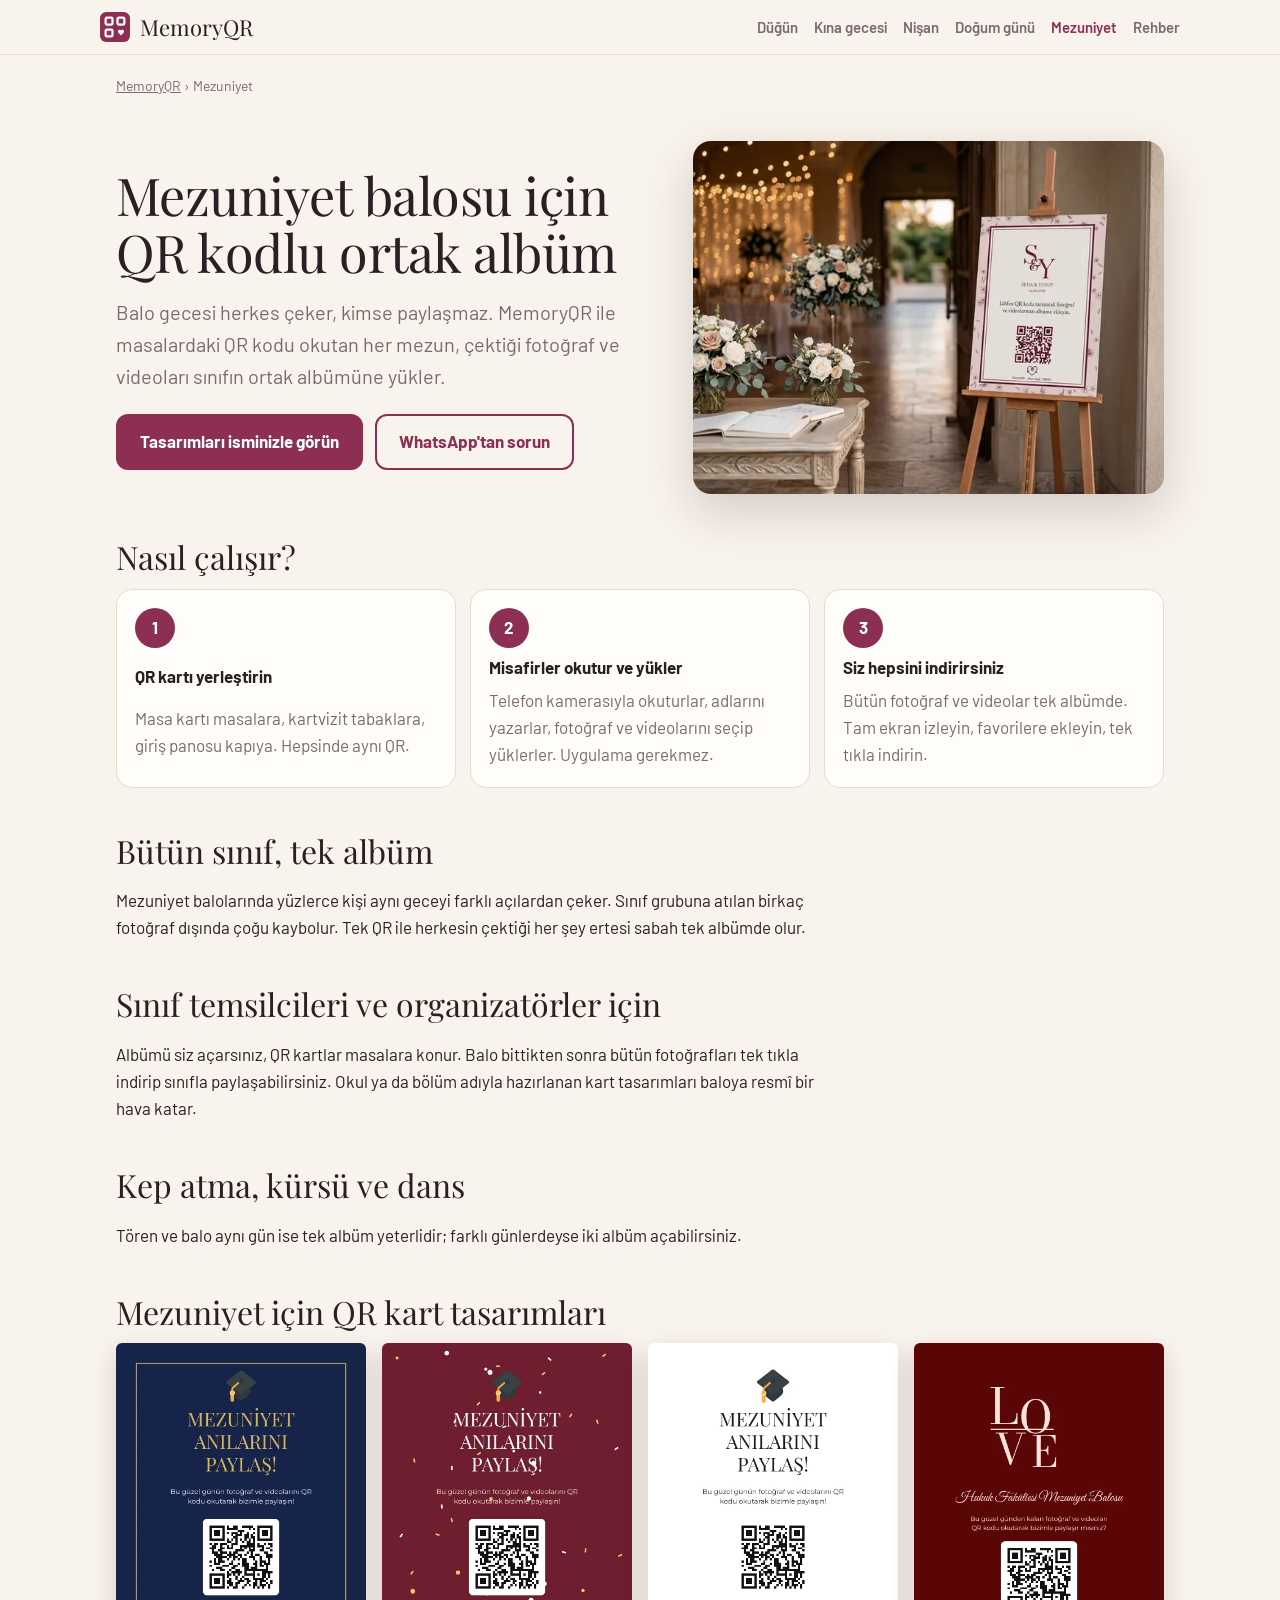
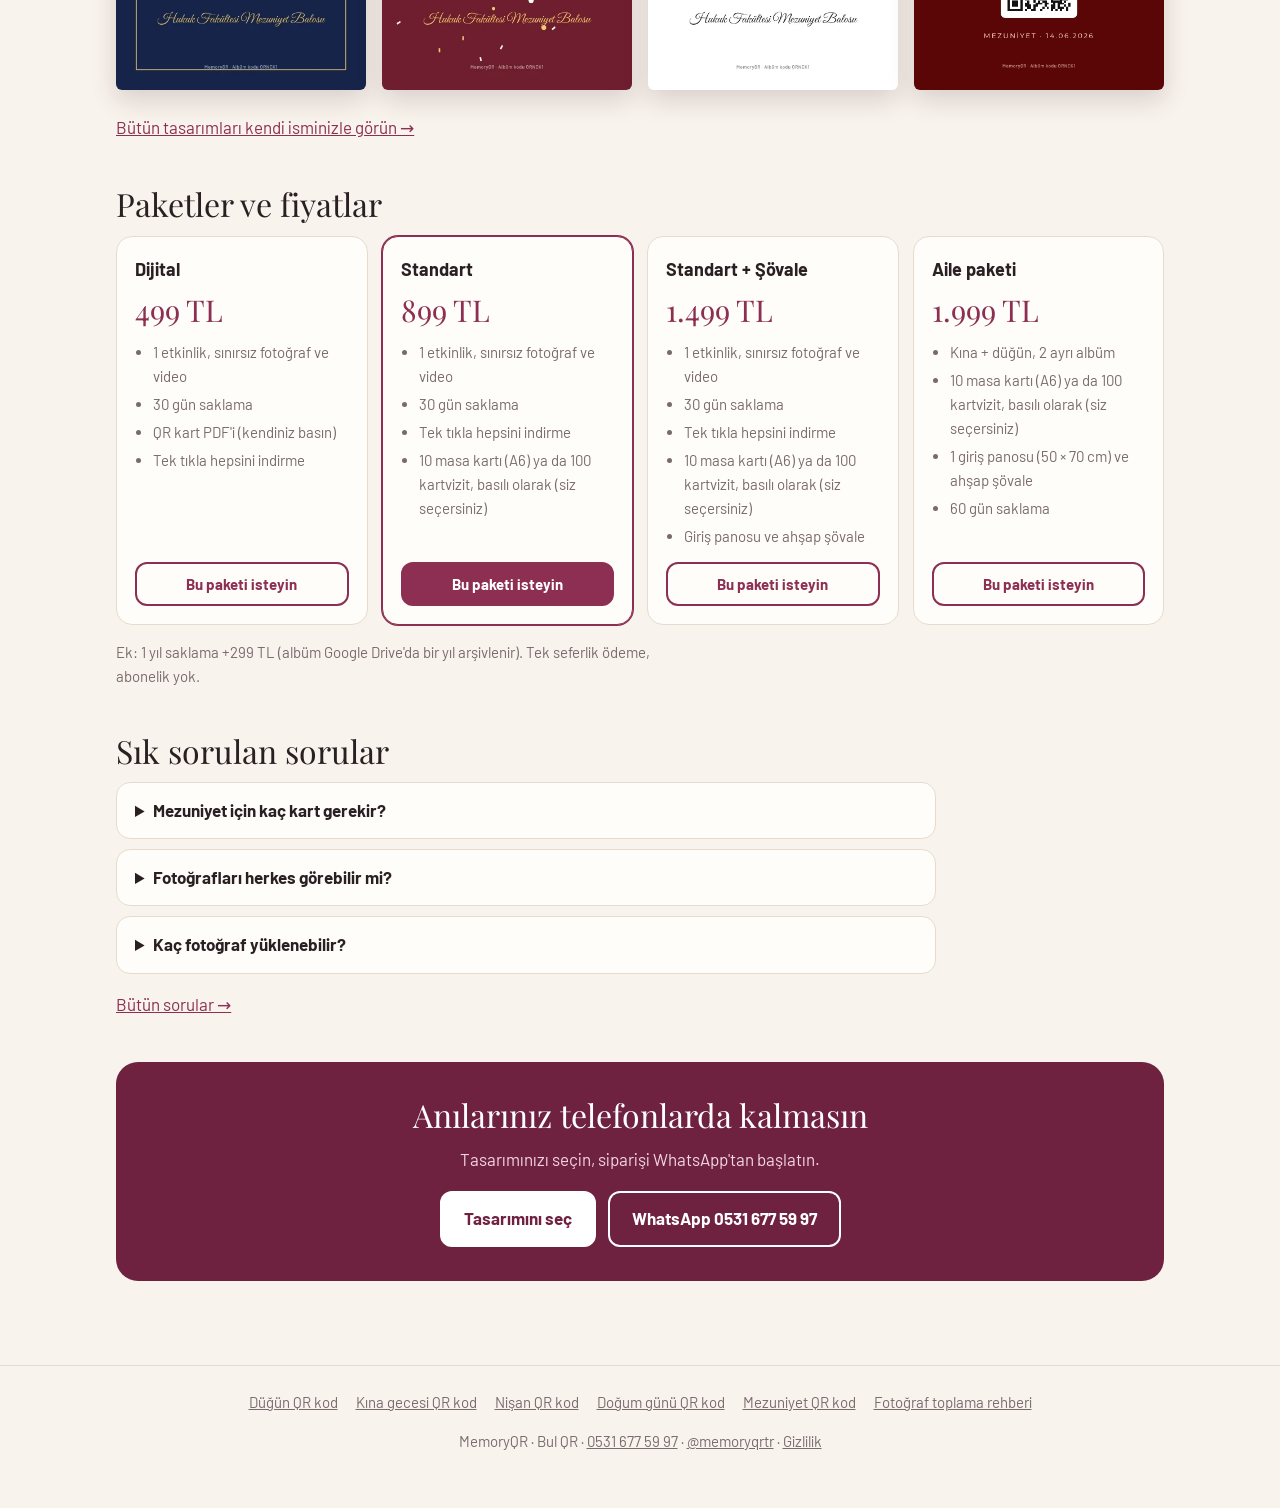
<file: mezuniyet-qr-kod/index.html>
<!doctype html>
<html lang="tr">
<head>
<meta charset="utf-8">
<meta name="viewport" content="width=device-width,initial-scale=1,viewport-fit=cover">
<title>Mezuniyet Balosu QR Kod: Sınıfın Fotoğrafları Tek Albümde | MemoryQR</title>
<meta name="description" content="Mezuniyet balosu ve töreninde bütün sınıfın çektiği fotoğraf ve videoları QR kodla tek albümde toplayın. Okul adıyla hazır QR kart tasarımları.">
<link rel="canonical" href="https://memoryqr.bulqr.com.tr/mezuniyet-qr-kod/">
<meta name="theme-color" content="#f8f3ec">
<link rel="icon" type="image/svg+xml" href="../logo.svg">
<link rel="apple-touch-icon" href="../apple-touch-icon.png">
<meta property="og:type" content="website">
<meta property="og:site_name" content="MemoryQR">
<meta property="og:locale" content="tr_TR">
<meta property="og:title" content="Mezuniyet balosu için QR kodlu ortak albüm">
<meta property="og:description" content="Mezuniyet balosu ve töreninde bütün sınıfın çektiği fotoğraf ve videoları QR kodla tek albümde toplayın. Okul adıyla hazır QR kart tasarımları.">
<meta property="og:url" content="https://memoryqr.bulqr.com.tr/mezuniyet-qr-kod/">
<meta property="og:image" content="https://memoryqr.bulqr.com.tr/og.jpg">
<meta name="twitter:card" content="summary_large_image">
<link rel="stylesheet" href="../fonts.css">
<link rel="stylesheet" href="../kart.css">
<link rel="stylesheet" href="../sayfa.css">
<script type="application/ld+json">{"@context":"https://schema.org","@graph":[{"@type":"BreadcrumbList","itemListElement":[{"@type":"ListItem","position":1,"name":"MemoryQR","item":"https://memoryqr.bulqr.com.tr/"},{"@type":"ListItem","position":2,"name":"Mezuniyet","item":"https://memoryqr.bulqr.com.tr/mezuniyet-qr-kod/"}]},{"@type":"Service","name":"Mezuniyet için QR kodlu fotoğraf albümü","serviceType":"QR kodlu ortak fotoğraf ve video albümü","description":"Mezuniyet balosu ve töreninde bütün sınıfın çektiği fotoğraf ve videoları QR kodla tek albümde toplayın. Okul adıyla hazır QR kart tasarımları.","url":"https://memoryqr.bulqr.com.tr/mezuniyet-qr-kod/","provider":{"@id":"https://memoryqr.bulqr.com.tr/#isletme"},"areaServed":{"@type":"Country","name":"Türkiye"},"offers":{"@type":"AggregateOffer","priceCurrency":"TRY","lowPrice":"499","highPrice":"1999","offerCount":4}},{"@type":"FAQPage","mainEntity":[{"@type":"Question","name":"Mezuniyet için kaç kart gerekir?","acceptedAnswer":{"@type":"Answer","text":"Her masaya bir masa kartı ve girişe bir pano genellikle yeterlidir."}},{"@type":"Question","name":"Fotoğrafları herkes görebilir mi?","acceptedAnswer":{"@type":"Answer","text":"Varsayılan olarak herkes kendi yüklediğini görür; albüm sahibi isterse paneli herkese açabilir ya da fotoğrafları indirip paylaşabilir."}},{"@type":"Question","name":"Kaç fotoğraf yüklenebilir?","acceptedAnswer":{"@type":"Answer","text":"Etkinlik başına 5.000 dosyaya kadar; videolar dahil."}}]}]}</script>
</head>
<body>
<header class="top"><a class="logo" href="../"><svg viewBox="0 0 24 24" width="30" height="30" aria-hidden="true"><rect width="24" height="24" rx="5" fill="#8c2f52"/><g fill="none" stroke="#fff" stroke-width="1.8"><rect x="4.5" y="4.5" width="5.5" height="5.5" rx="1"/><rect x="14" y="4.5" width="5.5" height="5.5" rx="1"/><rect x="4.5" y="14" width="5.5" height="5.5" rx="1"/></g><path d="M16.8 14.6c1.3-1.3 3.3.6 2 2l-2 2.1-2-2.1c-1.3-1.4.7-3.3 2-2z" fill="#fff"/></svg><span>MemoryQR</span></a>
  <nav aria-label="Etkinlikler"><a href="../dugun-qr-kod/">Düğün</a><a href="../kina-gecesi-qr-kod/">Kına gecesi</a><a href="../nisan-qr-kod/">Nişan</a><a href="../dogum-gunu-qr-kod/">Doğum günü</a><a href="../mezuniyet-qr-kod/" aria-current="page">Mezuniyet</a><a href="../rehber/dugunde-misafir-fotograflari-nasil-toplanir/">Rehber</a></nav></header>
<main>
  <nav class="crumb" aria-label="Konum"><a href="../">MemoryQR</a> › <span>Mezuniyet</span></nav>
  <section class="hero">
    <div><h1>Mezuniyet balosu için QR kodlu ortak albüm</h1><p class="lead">Balo gecesi herkes çeker, kimse paylaşmaz. MemoryQR ile masalardaki QR kodu okutan her mezun, çektiği fotoğraf ve videoları sınıfın ortak albümüne yükler.</p>
      <div class="cta"><a class="btn" href="../?tasarimlar">Tasarımları isminizle görün</a><a class="btn ghost" href="https://wa.me/905316775997?text=Merhaba%2C%20mezuniyet%20i%C3%A7in%20MemoryQR%20hakk%C4%B1nda%20bilgi%20almak%20istiyorum." rel="noopener">WhatsApp'tan sorun</a></div></div>
    <img class="hfoto" src="../kart/foto/sovale-pano-k.webp" width="640" height="480" alt="Mezuniyet için QR kodlu kart örneği">
  </section>
  <section><h2>Nasıl çalışır?</h2><ol class="adim"><li><strong>QR kartı yerleştirin</strong><span>Masa kartı masalara, kartvizit tabaklara, giriş panosu kapıya. Hepsinde aynı QR.</span></li><li><strong>Misafirler okutur ve yükler</strong><span>Telefon kamerasıyla okuturlar, adlarını yazarlar, fotoğraf ve videolarını seçip yüklerler. Uygulama gerekmez.</span></li><li><strong>Siz hepsini indirirsiniz</strong><span>Bütün fotoğraf ve videolar tek albümde. Tam ekran izleyin, favorilere ekleyin, tek tıkla indirin.</span></li></ol></section>
  <section><h2>Bütün sınıf, tek albüm</h2><p>Mezuniyet balolarında yüzlerce kişi aynı geceyi farklı açılardan çeker. Sınıf grubuna atılan birkaç fotoğraf dışında çoğu kaybolur. Tek QR ile herkesin çektiği her şey ertesi sabah tek albümde olur.</p></section>
  <section><h2>Sınıf temsilcileri ve organizatörler için</h2><p>Albümü siz açarsınız, QR kartlar masalara konur. Balo bittikten sonra bütün fotoğrafları tek tıkla indirip sınıfla paylaşabilirsiniz. Okul ya da bölüm adıyla hazırlanan kart tasarımları baloya resmî bir hava katar.</p></section>
  <section><h2>Kep atma, kürsü ve dans</h2><p>Tören ve balo aynı gün ise tek albüm yeterlidir; farklı günlerdeyse iki albüm açabilirsiniz.</p></section>
  <section><h2>Mezuniyet için QR kart tasarımları</h2><div class="kartlar"><figure><img src="../kart/ornek/mezuniyet-mezun_lacivert.webp" width="444" height="616" loading="lazy" alt="Mezuniyet QR kod masa kartı örneği: Hukuk Fakültesi Mezuniyet Balosu"></figure><figure><img src="../kart/ornek/mezuniyet-mezun_bordo.webp" width="444" height="616" loading="lazy" alt="Mezuniyet QR kod masa kartı örneği: Hukuk Fakültesi Mezuniyet Balosu"></figure><figure><img src="../kart/ornek/mezuniyet-mezun_beyaz.webp" width="444" height="616" loading="lazy" alt="Mezuniyet QR kod masa kartı örneği: Hukuk Fakültesi Mezuniyet Balosu"></figure><figure><img src="../kart/ornek/mezuniyet-love_bordo.webp" width="444" height="616" loading="lazy" alt="Mezuniyet QR kod masa kartı örneği: Hukuk Fakültesi Mezuniyet Balosu"></figure></div>
    <p><a href="../?tasarimlar">Bütün tasarımları kendi isminizle görün →</a></p></section>
  <section><h2>Paketler ve fiyatlar</h2><div class="paket"><div><h3>Dijital</h3><p class="fiyat">499 TL</p><ul><li>1 etkinlik, sınırsız fotoğraf ve video</li><li>30 gün saklama</li><li>QR kart PDF'i (kendiniz basın)</li><li>Tek tıkla hepsini indirme</li></ul><a class="btn ghost pbtn" href="../?tasarimlar&paket=dijital">Bu paketi isteyin</a></div><div class="on"><h3>Standart</h3><p class="fiyat">899 TL</p><ul><li>1 etkinlik, sınırsız fotoğraf ve video</li><li>30 gün saklama</li><li>Tek tıkla hepsini indirme</li><li>10 masa kartı (A6) ya da 100 kartvizit, basılı olarak (siz seçersiniz)</li></ul><a class="btn pbtn" href="../?tasarimlar&paket=standart">Bu paketi isteyin</a></div><div><h3>Standart + Şövale</h3><p class="fiyat">1.499 TL</p><ul><li>1 etkinlik, sınırsız fotoğraf ve video</li><li>30 gün saklama</li><li>Tek tıkla hepsini indirme</li><li>10 masa kartı (A6) ya da 100 kartvizit, basılı olarak (siz seçersiniz)</li><li>Giriş panosu ve ahşap şövale</li></ul><a class="btn ghost pbtn" href="../?tasarimlar&paket=sovale">Bu paketi isteyin</a></div><div><h3>Aile paketi</h3><p class="fiyat">1.999 TL</p><ul><li>Kına + düğün, 2 ayrı albüm</li><li>10 masa kartı (A6) ya da 100 kartvizit, basılı olarak (siz seçersiniz)</li><li>1 giriş panosu (50 × 70 cm) ve ahşap şövale</li><li>60 gün saklama</li></ul><a class="btn ghost pbtn" href="../?tasarimlar&paket=aile">Bu paketi isteyin</a></div></div>
    <p class="not">Ek: 1 yıl saklama +299 TL (albüm Google Drive'da bir yıl arşivlenir). Tek seferlik ödeme, abonelik yok.</p></section>
  <section><h2>Sık sorulan sorular</h2><details><summary>Mezuniyet için kaç kart gerekir?</summary><p>Her masaya bir masa kartı ve girişe bir pano genellikle yeterlidir.</p></details><details><summary>Fotoğrafları herkes görebilir mi?</summary><p>Varsayılan olarak herkes kendi yüklediğini görür; albüm sahibi isterse paneli herkese açabilir ya da fotoğrafları indirip paylaşabilir.</p></details><details><summary>Kaç fotoğraf yüklenebilir?</summary><p>Etkinlik başına 5.000 dosyaya kadar; videolar dahil.</p></details>
    <p><a href="../#sss">Bütün sorular →</a></p></section>
  <section class="son"><h2>Anılarınız telefonlarda kalmasın</h2><p>Tasarımınızı seçin, siparişi WhatsApp'tan başlatın.</p>
    <div class="cta"><a class="btn" href="../?tasarimlar">Tasarımını seç</a><a class="btn ghost light" href="https://wa.me/905316775997?text=Merhaba%2C%20mezuniyet%20i%C3%A7in%20MemoryQR%20hakk%C4%B1nda%20bilgi%20almak%20istiyorum." rel="noopener">WhatsApp 0531 677 59 97</a></div></section>
</main>
<footer><nav aria-label="Sayfalar"><a href="../dugun-qr-kod/">Düğün QR kod</a><a href="../kina-gecesi-qr-kod/">Kına gecesi QR kod</a><a href="../nisan-qr-kod/">Nişan QR kod</a><a href="../dogum-gunu-qr-kod/">Doğum günü QR kod</a><a href="../mezuniyet-qr-kod/">Mezuniyet QR kod</a><a href="../rehber/dugunde-misafir-fotograflari-nasil-toplanir/">Fotoğraf toplama rehberi</a></nav>
  <p>MemoryQR · Bul QR · <a href="tel:+905316775997">0531 677 59 97</a> · <a href="https://www.instagram.com/memoryqrtr">@memoryqrtr</a> · <a href="../gizlilik.html">Gizlilik</a></p></footer>
</body>
</html>
</file>
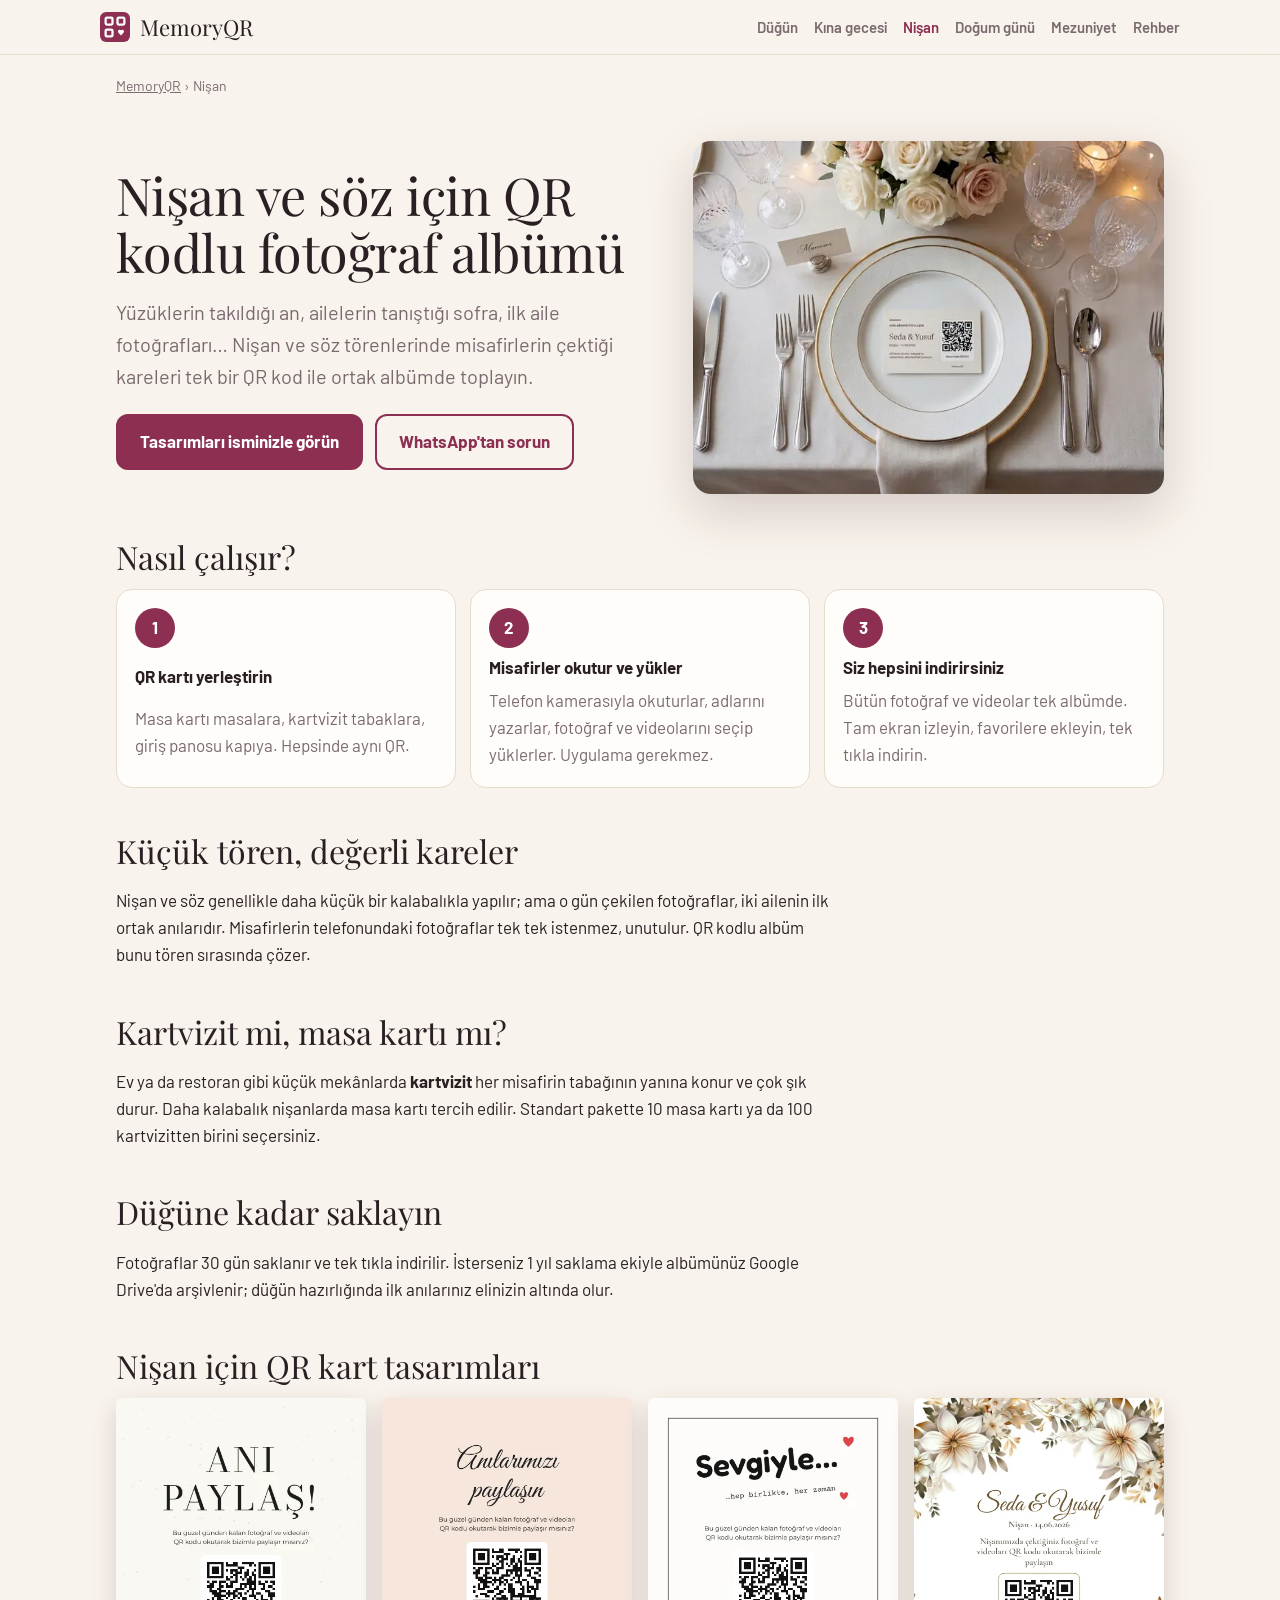
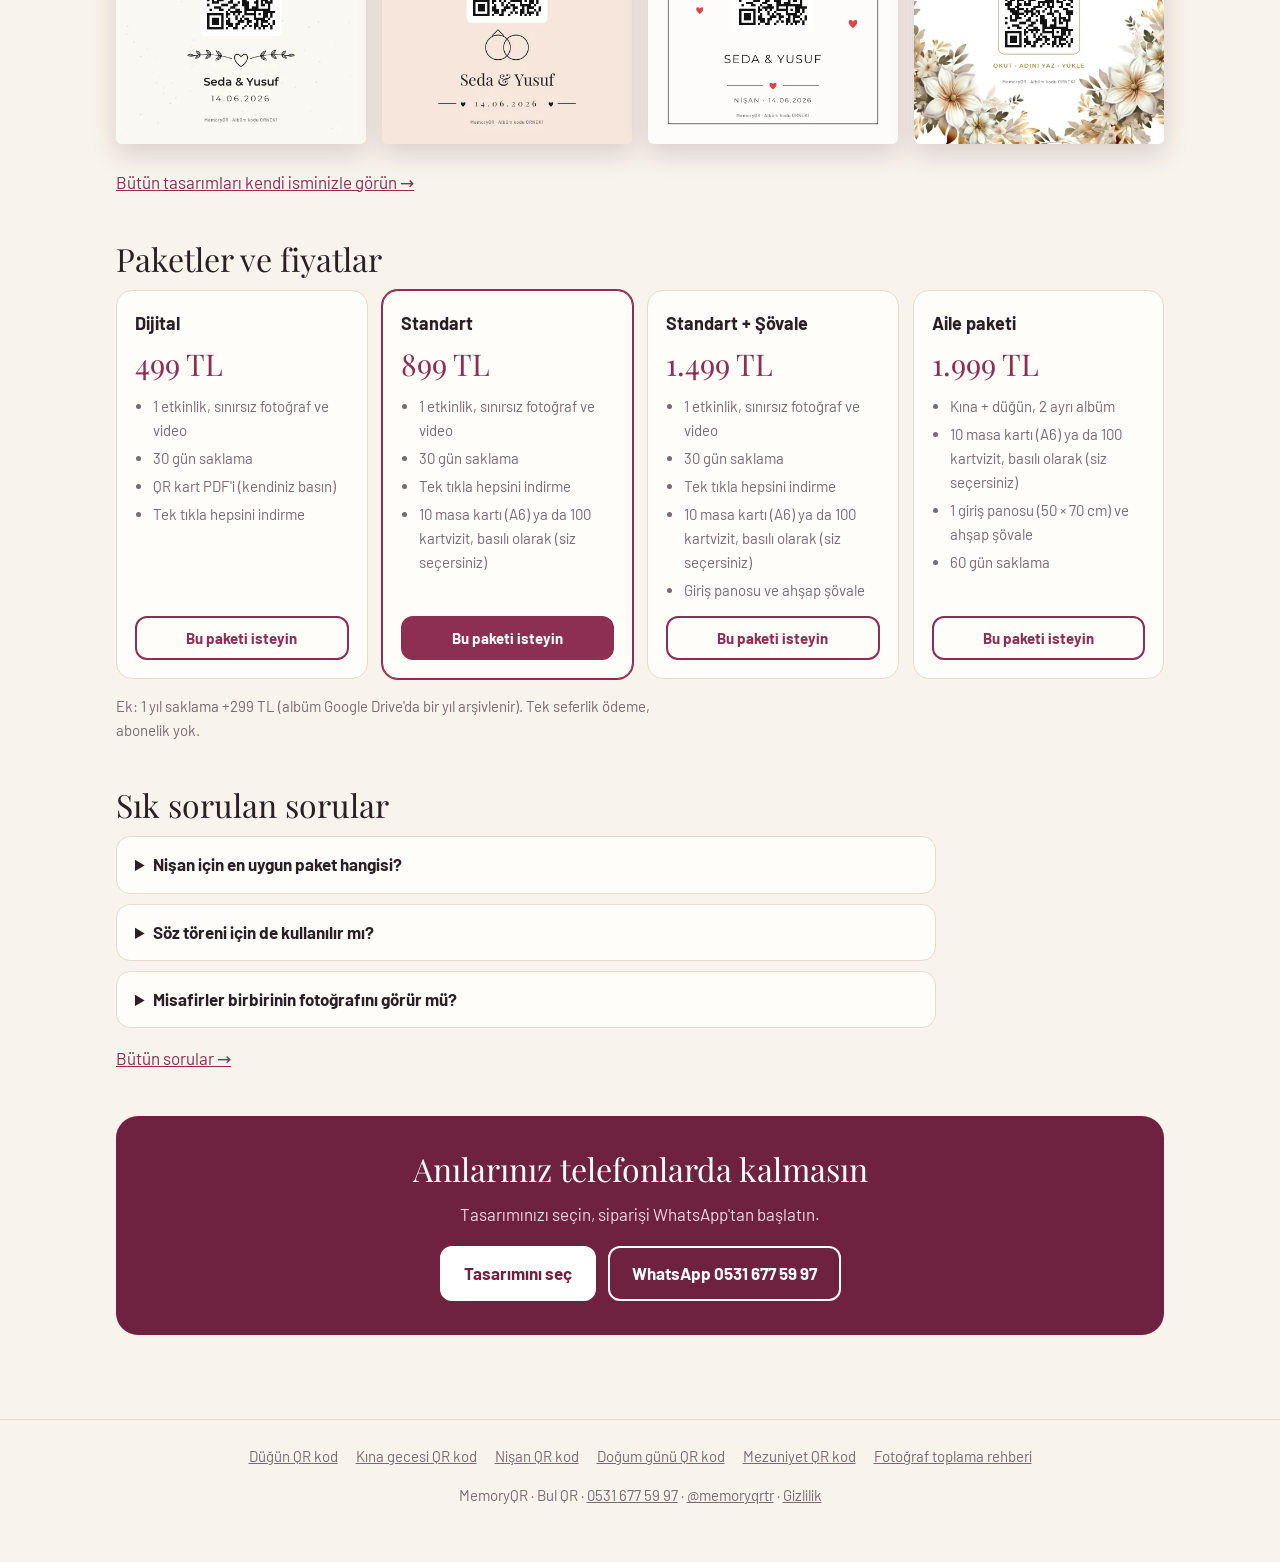
<file: nisan-qr-kod/index.html>
<!doctype html>
<html lang="tr">
<head>
<meta charset="utf-8">
<meta name="viewport" content="width=device-width,initial-scale=1,viewport-fit=cover">
<title>Nişan ve Söz QR Kod: Misafir Fotoğraf Albümü | MemoryQR</title>
<meta name="description" content="Nişan ve söz töreninde misafirlerin çektiği fotoğraf ve videoları QR kodla tek albümde toplayın. Sade ve şık QR masa kartı tasarımları.">
<link rel="canonical" href="https://memoryqr.bulqr.com.tr/nisan-qr-kod/">
<meta name="theme-color" content="#f8f3ec">
<link rel="icon" type="image/svg+xml" href="../logo.svg">
<link rel="apple-touch-icon" href="../apple-touch-icon.png">
<meta property="og:type" content="website">
<meta property="og:site_name" content="MemoryQR">
<meta property="og:locale" content="tr_TR">
<meta property="og:title" content="Nişan ve söz için QR kodlu fotoğraf albümü">
<meta property="og:description" content="Nişan ve söz töreninde misafirlerin çektiği fotoğraf ve videoları QR kodla tek albümde toplayın. Sade ve şık QR masa kartı tasarımları.">
<meta property="og:url" content="https://memoryqr.bulqr.com.tr/nisan-qr-kod/">
<meta property="og:image" content="https://memoryqr.bulqr.com.tr/og.jpg">
<meta name="twitter:card" content="summary_large_image">
<link rel="stylesheet" href="../fonts.css">
<link rel="stylesheet" href="../kart.css">
<link rel="stylesheet" href="../sayfa.css">
<script type="application/ld+json">{"@context":"https://schema.org","@graph":[{"@type":"BreadcrumbList","itemListElement":[{"@type":"ListItem","position":1,"name":"MemoryQR","item":"https://memoryqr.bulqr.com.tr/"},{"@type":"ListItem","position":2,"name":"Nişan","item":"https://memoryqr.bulqr.com.tr/nisan-qr-kod/"}]},{"@type":"Service","name":"Nişan için QR kodlu fotoğraf albümü","serviceType":"QR kodlu ortak fotoğraf ve video albümü","description":"Nişan ve söz töreninde misafirlerin çektiği fotoğraf ve videoları QR kodla tek albümde toplayın. Sade ve şık QR masa kartı tasarımları.","url":"https://memoryqr.bulqr.com.tr/nisan-qr-kod/","provider":{"@id":"https://memoryqr.bulqr.com.tr/#isletme"},"areaServed":{"@type":"Country","name":"Türkiye"},"offers":{"@type":"AggregateOffer","priceCurrency":"TRY","lowPrice":"499","highPrice":"1999","offerCount":4}},{"@type":"FAQPage","mainEntity":[{"@type":"Question","name":"Nişan için en uygun paket hangisi?","acceptedAnswer":{"@type":"Answer","text":"Kartları kendiniz basmak isterseniz Dijital paket (499 TL), basılı kartvizit ya da masa kartı isterseniz Standart paket (899 TL) uygundur."}},{"@type":"Question","name":"Söz töreni için de kullanılır mı?","acceptedAnswer":{"@type":"Answer","text":"Evet. Etkinlik türünü söz olarak seçersiniz; kartlarda ve albüm sayfasında buna göre yazılar çıkar."}},{"@type":"Question","name":"Misafirler birbirinin fotoğrafını görür mü?","acceptedAnswer":{"@type":"Answer","text":"Varsayılan olarak hayır; herkes yalnızca kendi yüklediklerini görür. İsterseniz panelden herkese açabilirsiniz."}}]}]}</script>
</head>
<body>
<header class="top"><a class="logo" href="../"><svg viewBox="0 0 24 24" width="30" height="30" aria-hidden="true"><rect width="24" height="24" rx="5" fill="#8c2f52"/><g fill="none" stroke="#fff" stroke-width="1.8"><rect x="4.5" y="4.5" width="5.5" height="5.5" rx="1"/><rect x="14" y="4.5" width="5.5" height="5.5" rx="1"/><rect x="4.5" y="14" width="5.5" height="5.5" rx="1"/></g><path d="M16.8 14.6c1.3-1.3 3.3.6 2 2l-2 2.1-2-2.1c-1.3-1.4.7-3.3 2-2z" fill="#fff"/></svg><span>MemoryQR</span></a>
  <nav aria-label="Etkinlikler"><a href="../dugun-qr-kod/">Düğün</a><a href="../kina-gecesi-qr-kod/">Kına gecesi</a><a href="../nisan-qr-kod/" aria-current="page">Nişan</a><a href="../dogum-gunu-qr-kod/">Doğum günü</a><a href="../mezuniyet-qr-kod/">Mezuniyet</a><a href="../rehber/dugunde-misafir-fotograflari-nasil-toplanir/">Rehber</a></nav></header>
<main>
  <nav class="crumb" aria-label="Konum"><a href="../">MemoryQR</a> › <span>Nişan</span></nav>
  <section class="hero">
    <div><h1>Nişan ve söz için QR kodlu fotoğraf albümü</h1><p class="lead">Yüzüklerin takıldığı an, ailelerin tanıştığı sofra, ilk aile fotoğrafları… Nişan ve söz törenlerinde misafirlerin çektiği kareleri tek bir QR kod ile ortak albümde toplayın.</p>
      <div class="cta"><a class="btn" href="../?tasarimlar">Tasarımları isminizle görün</a><a class="btn ghost" href="https://wa.me/905316775997?text=Merhaba%2C%20ni%C5%9Fan%20i%C3%A7in%20MemoryQR%20hakk%C4%B1nda%20bilgi%20almak%20istiyorum." rel="noopener">WhatsApp'tan sorun</a></div></div>
    <img class="hfoto" src="../kart/foto/tabak-kartvizit-k.webp" width="640" height="480" alt="Nişan için QR kodlu kart örneği">
  </section>
  <section><h2>Nasıl çalışır?</h2><ol class="adim"><li><strong>QR kartı yerleştirin</strong><span>Masa kartı masalara, kartvizit tabaklara, giriş panosu kapıya. Hepsinde aynı QR.</span></li><li><strong>Misafirler okutur ve yükler</strong><span>Telefon kamerasıyla okuturlar, adlarını yazarlar, fotoğraf ve videolarını seçip yüklerler. Uygulama gerekmez.</span></li><li><strong>Siz hepsini indirirsiniz</strong><span>Bütün fotoğraf ve videolar tek albümde. Tam ekran izleyin, favorilere ekleyin, tek tıkla indirin.</span></li></ol></section>
  <section><h2>Küçük tören, değerli kareler</h2><p>Nişan ve söz genellikle daha küçük bir kalabalıkla yapılır; ama o gün çekilen fotoğraflar, iki ailenin ilk ortak anılarıdır. Misafirlerin telefonundaki fotoğraflar tek tek istenmez, unutulur. QR kodlu albüm bunu tören sırasında çözer.</p></section>
  <section><h2>Kartvizit mi, masa kartı mı?</h2><p>Ev ya da restoran gibi küçük mekânlarda <strong>kartvizit</strong> her misafirin tabağının yanına konur ve çok şık durur. Daha kalabalık nişanlarda masa kartı tercih edilir. Standart pakette 10 masa kartı ya da 100 kartvizitten birini seçersiniz.</p></section>
  <section><h2>Düğüne kadar saklayın</h2><p>Fotoğraflar 30 gün saklanır ve tek tıkla indirilir. İsterseniz 1 yıl saklama ekiyle albümünüz Google Drive'da arşivlenir; düğün hazırlığında ilk anılarınız elinizin altında olur.</p></section>
  <section><h2>Nişan için QR kart tasarımları</h2><div class="kartlar"><figure><img src="../kart/ornek/nisan-kalpli_dal.webp" width="444" height="616" loading="lazy" alt="Nişan QR kod masa kartı örneği: Seda &amp; Yusuf"></figure><figure><img src="../kart/ornek/nisan-pudra_yuzuk.webp" width="444" height="616" loading="lazy" alt="Nişan QR kod masa kartı örneği: Seda &amp; Yusuf"></figure><figure><img src="../kart/ornek/nisan-sevgiyle.webp" width="444" height="616" loading="lazy" alt="Nişan QR kod masa kartı örneği: Seda &amp; Yusuf"></figure><figure><img src="../kart/ornek/nisan-altin_zambak.webp" width="444" height="616" loading="lazy" alt="Nişan QR kod masa kartı örneği: Seda &amp; Yusuf"></figure></div>
    <p><a href="../?tasarimlar">Bütün tasarımları kendi isminizle görün →</a></p></section>
  <section><h2>Paketler ve fiyatlar</h2><div class="paket"><div><h3>Dijital</h3><p class="fiyat">499 TL</p><ul><li>1 etkinlik, sınırsız fotoğraf ve video</li><li>30 gün saklama</li><li>QR kart PDF'i (kendiniz basın)</li><li>Tek tıkla hepsini indirme</li></ul><a class="btn ghost pbtn" href="../?tasarimlar&paket=dijital">Bu paketi isteyin</a></div><div class="on"><h3>Standart</h3><p class="fiyat">899 TL</p><ul><li>1 etkinlik, sınırsız fotoğraf ve video</li><li>30 gün saklama</li><li>Tek tıkla hepsini indirme</li><li>10 masa kartı (A6) ya da 100 kartvizit, basılı olarak (siz seçersiniz)</li></ul><a class="btn pbtn" href="../?tasarimlar&paket=standart">Bu paketi isteyin</a></div><div><h3>Standart + Şövale</h3><p class="fiyat">1.499 TL</p><ul><li>1 etkinlik, sınırsız fotoğraf ve video</li><li>30 gün saklama</li><li>Tek tıkla hepsini indirme</li><li>10 masa kartı (A6) ya da 100 kartvizit, basılı olarak (siz seçersiniz)</li><li>Giriş panosu ve ahşap şövale</li></ul><a class="btn ghost pbtn" href="../?tasarimlar&paket=sovale">Bu paketi isteyin</a></div><div><h3>Aile paketi</h3><p class="fiyat">1.999 TL</p><ul><li>Kına + düğün, 2 ayrı albüm</li><li>10 masa kartı (A6) ya da 100 kartvizit, basılı olarak (siz seçersiniz)</li><li>1 giriş panosu (50 × 70 cm) ve ahşap şövale</li><li>60 gün saklama</li></ul><a class="btn ghost pbtn" href="../?tasarimlar&paket=aile">Bu paketi isteyin</a></div></div>
    <p class="not">Ek: 1 yıl saklama +299 TL (albüm Google Drive'da bir yıl arşivlenir). Tek seferlik ödeme, abonelik yok.</p></section>
  <section><h2>Sık sorulan sorular</h2><details><summary>Nişan için en uygun paket hangisi?</summary><p>Kartları kendiniz basmak isterseniz Dijital paket (499 TL), basılı kartvizit ya da masa kartı isterseniz Standart paket (899 TL) uygundur.</p></details><details><summary>Söz töreni için de kullanılır mı?</summary><p>Evet. Etkinlik türünü söz olarak seçersiniz; kartlarda ve albüm sayfasında buna göre yazılar çıkar.</p></details><details><summary>Misafirler birbirinin fotoğrafını görür mü?</summary><p>Varsayılan olarak hayır; herkes yalnızca kendi yüklediklerini görür. İsterseniz panelden herkese açabilirsiniz.</p></details>
    <p><a href="../#sss">Bütün sorular →</a></p></section>
  <section class="son"><h2>Anılarınız telefonlarda kalmasın</h2><p>Tasarımınızı seçin, siparişi WhatsApp'tan başlatın.</p>
    <div class="cta"><a class="btn" href="../?tasarimlar">Tasarımını seç</a><a class="btn ghost light" href="https://wa.me/905316775997?text=Merhaba%2C%20ni%C5%9Fan%20i%C3%A7in%20MemoryQR%20hakk%C4%B1nda%20bilgi%20almak%20istiyorum." rel="noopener">WhatsApp 0531 677 59 97</a></div></section>
</main>
<footer><nav aria-label="Sayfalar"><a href="../dugun-qr-kod/">Düğün QR kod</a><a href="../kina-gecesi-qr-kod/">Kına gecesi QR kod</a><a href="../nisan-qr-kod/">Nişan QR kod</a><a href="../dogum-gunu-qr-kod/">Doğum günü QR kod</a><a href="../mezuniyet-qr-kod/">Mezuniyet QR kod</a><a href="../rehber/dugunde-misafir-fotograflari-nasil-toplanir/">Fotoğraf toplama rehberi</a></nav>
  <p>MemoryQR · Bul QR · <a href="tel:+905316775997">0531 677 59 97</a> · <a href="https://www.instagram.com/memoryqrtr">@memoryqrtr</a> · <a href="../gizlilik.html">Gizlilik</a></p></footer>
</body>
</html>
</file>
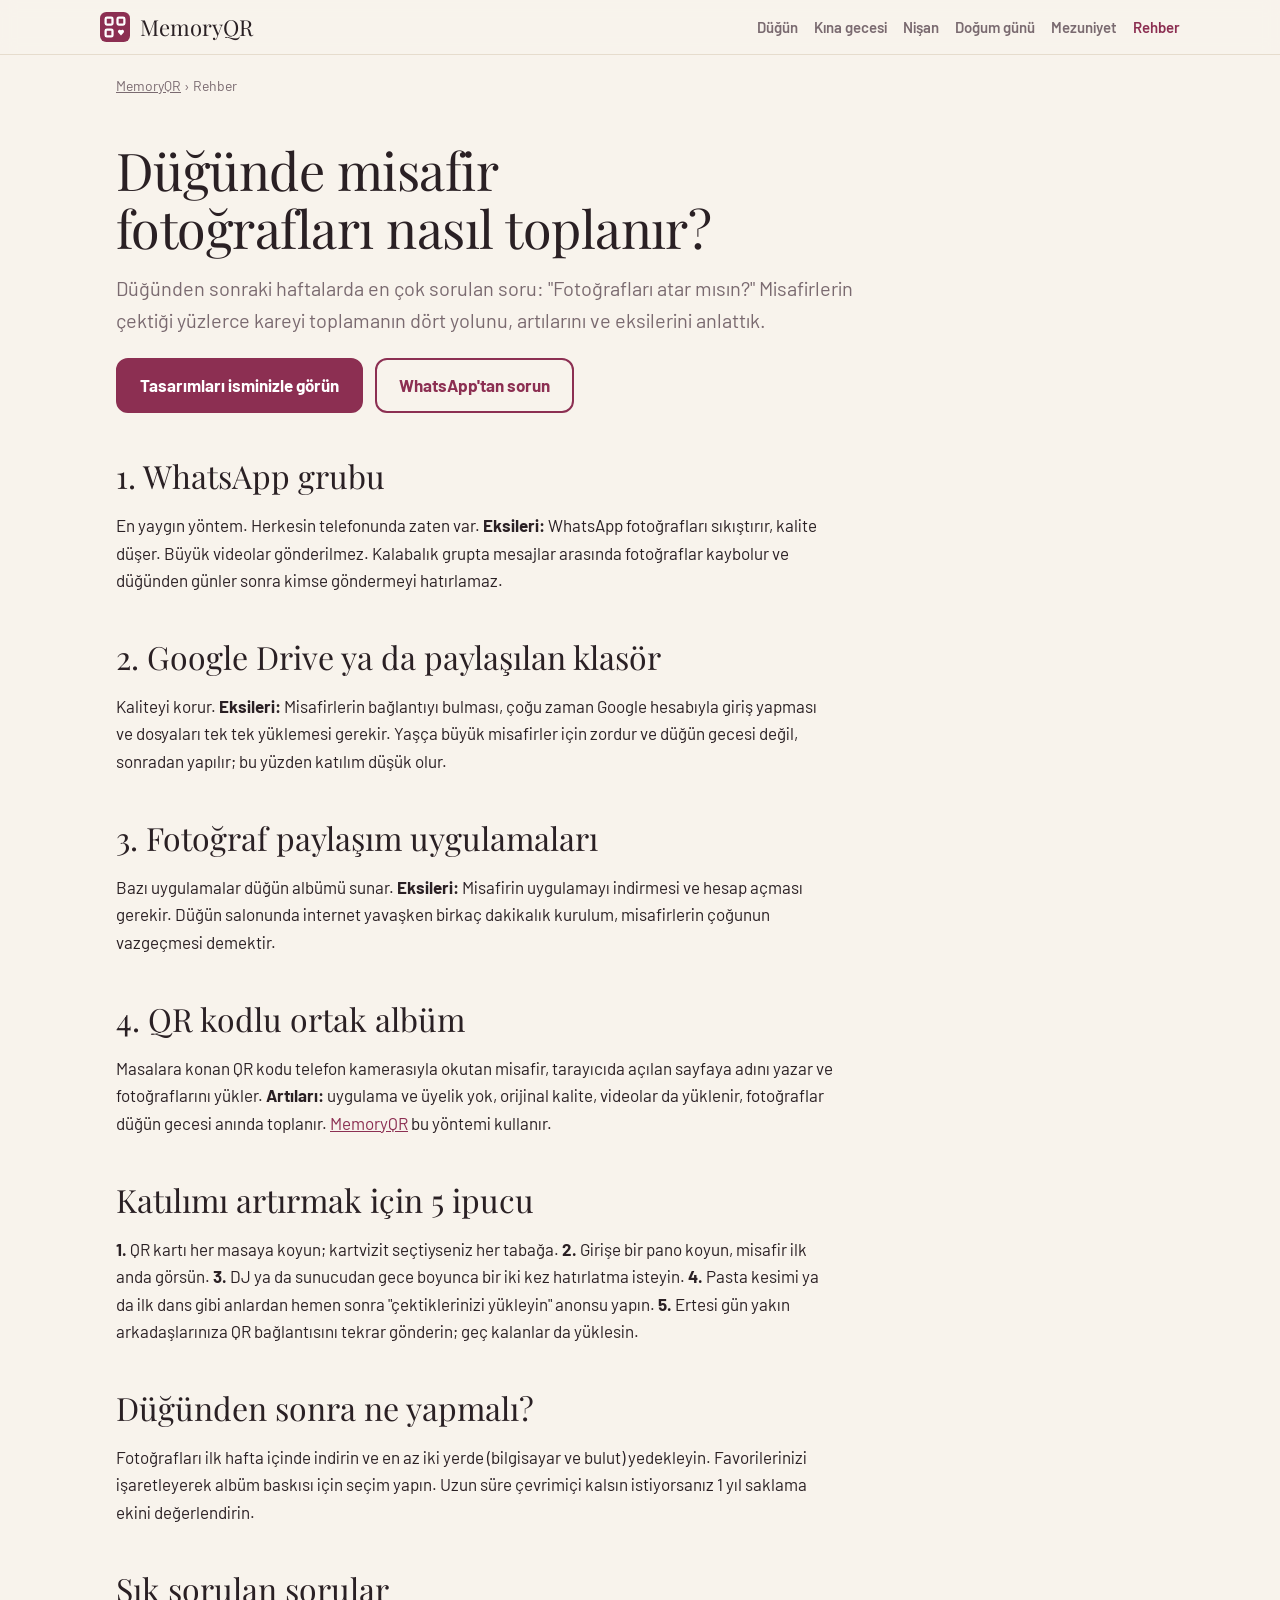
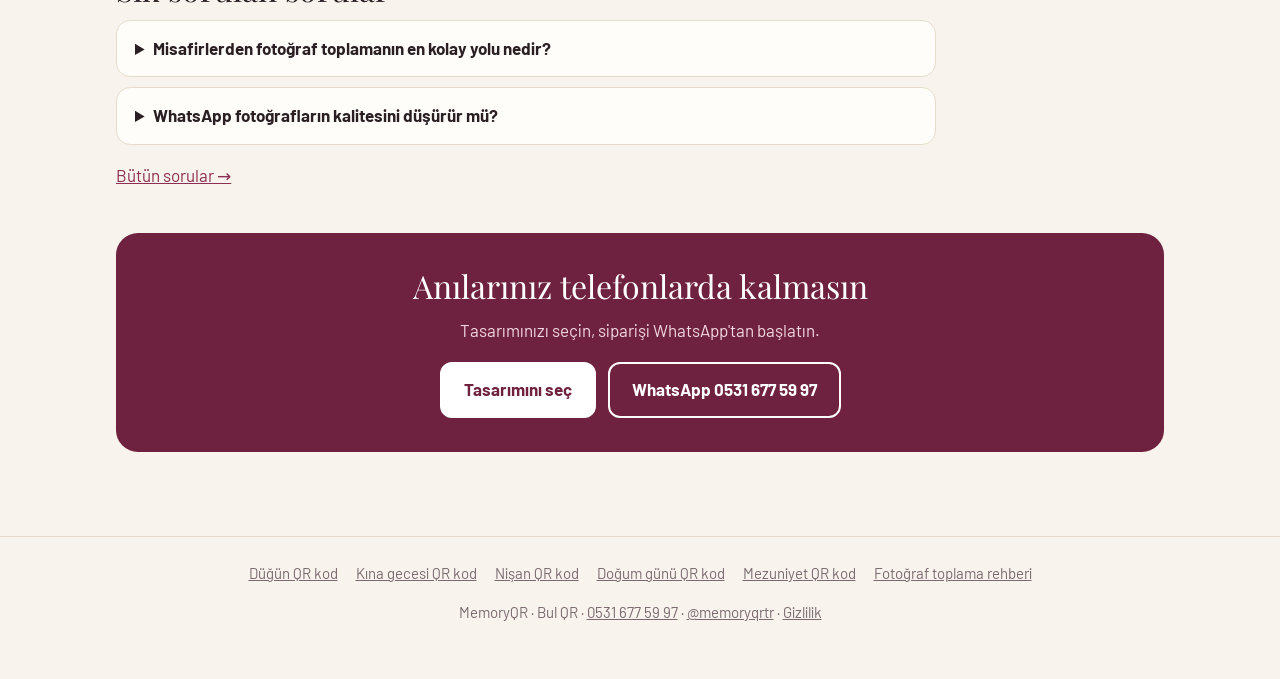
<file: rehber/dugunde-misafir-fotograflari-nasil-toplanir/index.html>
<!doctype html>
<html lang="tr">
<head>
<meta charset="utf-8">
<meta name="viewport" content="width=device-width,initial-scale=1,viewport-fit=cover">
<title>Düğünde Misafir Fotoğrafları Nasıl Toplanır? 4 Yöntem | MemoryQR</title>
<meta name="description" content="Düğünde misafirlerin çektiği fotoğraf ve videoları toplamanın yolları: WhatsApp grubu, Google Drive, uygulamalar ve QR kodlu albüm. Avantajlar, dezavantajlar ve ipuçları.">
<link rel="canonical" href="https://memoryqr.bulqr.com.tr/rehber/dugunde-misafir-fotograflari-nasil-toplanir/">
<meta name="theme-color" content="#f8f3ec">
<link rel="icon" type="image/svg+xml" href="../../logo.svg">
<link rel="apple-touch-icon" href="../../apple-touch-icon.png">
<meta property="og:type" content="article">
<meta property="og:site_name" content="MemoryQR">
<meta property="og:locale" content="tr_TR">
<meta property="og:title" content="Düğünde misafir fotoğrafları nasıl toplanır?">
<meta property="og:description" content="Düğünde misafirlerin çektiği fotoğraf ve videoları toplamanın yolları: WhatsApp grubu, Google Drive, uygulamalar ve QR kodlu albüm. Avantajlar, dezavantajlar ve ipuçları.">
<meta property="og:url" content="https://memoryqr.bulqr.com.tr/rehber/dugunde-misafir-fotograflari-nasil-toplanir/">
<meta property="og:image" content="https://memoryqr.bulqr.com.tr/og.jpg">
<meta name="twitter:card" content="summary_large_image">
<link rel="stylesheet" href="../../fonts.css">
<link rel="stylesheet" href="../../kart.css">
<link rel="stylesheet" href="../../sayfa.css">
<script type="application/ld+json">{"@context":"https://schema.org","@graph":[{"@type":"BreadcrumbList","itemListElement":[{"@type":"ListItem","position":1,"name":"MemoryQR","item":"https://memoryqr.bulqr.com.tr/"},{"@type":"ListItem","position":2,"name":"Rehber","item":"https://memoryqr.bulqr.com.tr/rehber/dugunde-misafir-fotograflari-nasil-toplanir/"}]},{"@type":"Article","headline":"Düğünde misafir fotoğrafları nasıl toplanır?","description":"Düğünde misafirlerin çektiği fotoğraf ve videoları toplamanın yolları: WhatsApp grubu, Google Drive, uygulamalar ve QR kodlu albüm. Avantajlar, dezavantajlar ve ipuçları.","inLanguage":"tr-TR","mainEntityOfPage":"https://memoryqr.bulqr.com.tr/rehber/dugunde-misafir-fotograflari-nasil-toplanir/","image":"https://memoryqr.bulqr.com.tr/og.jpg","datePublished":"2026-11-02","dateModified":"2026-11-10","author":{"@type":"Organization","name":"MemoryQR","url":"https://memoryqr.bulqr.com.tr/"},"publisher":{"@id":"https://memoryqr.bulqr.com.tr/#isletme"}},{"@type":"FAQPage","mainEntity":[{"@type":"Question","name":"Misafirlerden fotoğraf toplamanın en kolay yolu nedir?","acceptedAnswer":{"@type":"Answer","text":"Misafirin hiçbir şey indirmeden yükleyebildiği yöntem en yüksek katılımı sağlar. QR kodlu albümde misafir sadece kamerasını QR'a tutar, adını yazar ve yükler."}},{"@type":"Question","name":"WhatsApp fotoğrafların kalitesini düşürür mü?","acceptedAnswer":{"@type":"Answer","text":"Evet. WhatsApp normal gönderimde fotoğrafları sıkıştırır ve büyük videoları kısıtlar. Orijinal kaliteyi korumak için dosyanın belge olarak gönderilmesi gerekir; misafirlerin çoğu bunu yapmaz."}}]}]}</script>
</head>
<body>
<header class="top"><a class="logo" href="../../"><svg viewBox="0 0 24 24" width="30" height="30" aria-hidden="true"><rect width="24" height="24" rx="5" fill="#8c2f52"/><g fill="none" stroke="#fff" stroke-width="1.8"><rect x="4.5" y="4.5" width="5.5" height="5.5" rx="1"/><rect x="14" y="4.5" width="5.5" height="5.5" rx="1"/><rect x="4.5" y="14" width="5.5" height="5.5" rx="1"/></g><path d="M16.8 14.6c1.3-1.3 3.3.6 2 2l-2 2.1-2-2.1c-1.3-1.4.7-3.3 2-2z" fill="#fff"/></svg><span>MemoryQR</span></a>
  <nav aria-label="Etkinlikler"><a href="../../dugun-qr-kod/">Düğün</a><a href="../../kina-gecesi-qr-kod/">Kına gecesi</a><a href="../../nisan-qr-kod/">Nişan</a><a href="../../dogum-gunu-qr-kod/">Doğum günü</a><a href="../../mezuniyet-qr-kod/">Mezuniyet</a><a href="../../rehber/dugunde-misafir-fotograflari-nasil-toplanir/" aria-current="page">Rehber</a></nav></header>
<main>
  <nav class="crumb" aria-label="Konum"><a href="../../">MemoryQR</a> › <span>Rehber</span></nav>
  <section class="hero tek">
    <div><h1>Düğünde misafir fotoğrafları nasıl toplanır?</h1><p class="lead">Düğünden sonraki haftalarda en çok sorulan soru: &quot;Fotoğrafları atar mısın?&quot; Misafirlerin çektiği yüzlerce kareyi toplamanın dört yolunu, artılarını ve eksilerini anlattık.</p>
      <div class="cta"><a class="btn" href="../../?tasarimlar">Tasarımları isminizle görün</a><a class="btn ghost" href="https://wa.me/905316775997?text=Merhaba%2C%20rehber%20i%C3%A7in%20MemoryQR%20hakk%C4%B1nda%20bilgi%20almak%20istiyorum." rel="noopener">WhatsApp'tan sorun</a></div></div>
    
  </section>
  
  <section><h2>1. WhatsApp grubu</h2><p>En yaygın yöntem. Herkesin telefonunda zaten var. <strong>Eksileri:</strong> WhatsApp fotoğrafları sıkıştırır, kalite düşer. Büyük videolar gönderilmez. Kalabalık grupta mesajlar arasında fotoğraflar kaybolur ve düğünden günler sonra kimse göndermeyi hatırlamaz.</p></section>
  <section><h2>2. Google Drive ya da paylaşılan klasör</h2><p>Kaliteyi korur. <strong>Eksileri:</strong> Misafirlerin bağlantıyı bulması, çoğu zaman Google hesabıyla giriş yapması ve dosyaları tek tek yüklemesi gerekir. Yaşça büyük misafirler için zordur ve düğün gecesi değil, sonradan yapılır; bu yüzden katılım düşük olur.</p></section>
  <section><h2>3. Fotoğraf paylaşım uygulamaları</h2><p>Bazı uygulamalar düğün albümü sunar. <strong>Eksileri:</strong> Misafirin uygulamayı indirmesi ve hesap açması gerekir. Düğün salonunda internet yavaşken birkaç dakikalık kurulum, misafirlerin çoğunun vazgeçmesi demektir.</p></section>
  <section><h2>4. QR kodlu ortak albüm</h2><p>Masalara konan QR kodu telefon kamerasıyla okutan misafir, tarayıcıda açılan sayfaya adını yazar ve fotoğraflarını yükler. <strong>Artıları:</strong> uygulama ve üyelik yok, orijinal kalite, videolar da yüklenir, fotoğraflar düğün gecesi anında toplanır. <a href="/">MemoryQR</a> bu yöntemi kullanır.</p></section>
  <section><h2>Katılımı artırmak için 5 ipucu</h2><p><strong>1.</strong> QR kartı her masaya koyun; kartvizit seçtiyseniz her tabağa. <strong>2.</strong> Girişe bir pano koyun, misafir ilk anda görsün. <strong>3.</strong> DJ ya da sunucudan gece boyunca bir iki kez hatırlatma isteyin. <strong>4.</strong> Pasta kesimi ya da ilk dans gibi anlardan hemen sonra &quot;çektiklerinizi yükleyin&quot; anonsu yapın. <strong>5.</strong> Ertesi gün yakın arkadaşlarınıza QR bağlantısını tekrar gönderin; geç kalanlar da yüklesin.</p></section>
  <section><h2>Düğünden sonra ne yapmalı?</h2><p>Fotoğrafları ilk hafta içinde indirin ve en az iki yerde (bilgisayar ve bulut) yedekleyin. Favorilerinizi işaretleyerek albüm baskısı için seçim yapın. Uzun süre çevrimiçi kalsın istiyorsanız 1 yıl saklama ekini değerlendirin.</p></section>
  
  
  <section><h2>Sık sorulan sorular</h2><details><summary>Misafirlerden fotoğraf toplamanın en kolay yolu nedir?</summary><p>Misafirin hiçbir şey indirmeden yükleyebildiği yöntem en yüksek katılımı sağlar. QR kodlu albümde misafir sadece kamerasını QR'a tutar, adını yazar ve yükler.</p></details><details><summary>WhatsApp fotoğrafların kalitesini düşürür mü?</summary><p>Evet. WhatsApp normal gönderimde fotoğrafları sıkıştırır ve büyük videoları kısıtlar. Orijinal kaliteyi korumak için dosyanın belge olarak gönderilmesi gerekir; misafirlerin çoğu bunu yapmaz.</p></details>
    <p><a href="../../#sss">Bütün sorular →</a></p></section>
  <section class="son"><h2>Anılarınız telefonlarda kalmasın</h2><p>Tasarımınızı seçin, siparişi WhatsApp'tan başlatın.</p>
    <div class="cta"><a class="btn" href="../../?tasarimlar">Tasarımını seç</a><a class="btn ghost light" href="https://wa.me/905316775997?text=Merhaba%2C%20rehber%20i%C3%A7in%20MemoryQR%20hakk%C4%B1nda%20bilgi%20almak%20istiyorum." rel="noopener">WhatsApp 0531 677 59 97</a></div></section>
</main>
<footer><nav aria-label="Sayfalar"><a href="../../dugun-qr-kod/">Düğün QR kod</a><a href="../../kina-gecesi-qr-kod/">Kına gecesi QR kod</a><a href="../../nisan-qr-kod/">Nişan QR kod</a><a href="../../dogum-gunu-qr-kod/">Doğum günü QR kod</a><a href="../../mezuniyet-qr-kod/">Mezuniyet QR kod</a><a href="../../rehber/dugunde-misafir-fotograflari-nasil-toplanir/">Fotoğraf toplama rehberi</a></nav>
  <p>MemoryQR · Bul QR · <a href="tel:+905316775997">0531 677 59 97</a> · <a href="https://www.instagram.com/memoryqrtr">@memoryqrtr</a> · <a href="../../gizlilik.html">Gizlilik</a></p></footer>
</body>
</html>
</file>
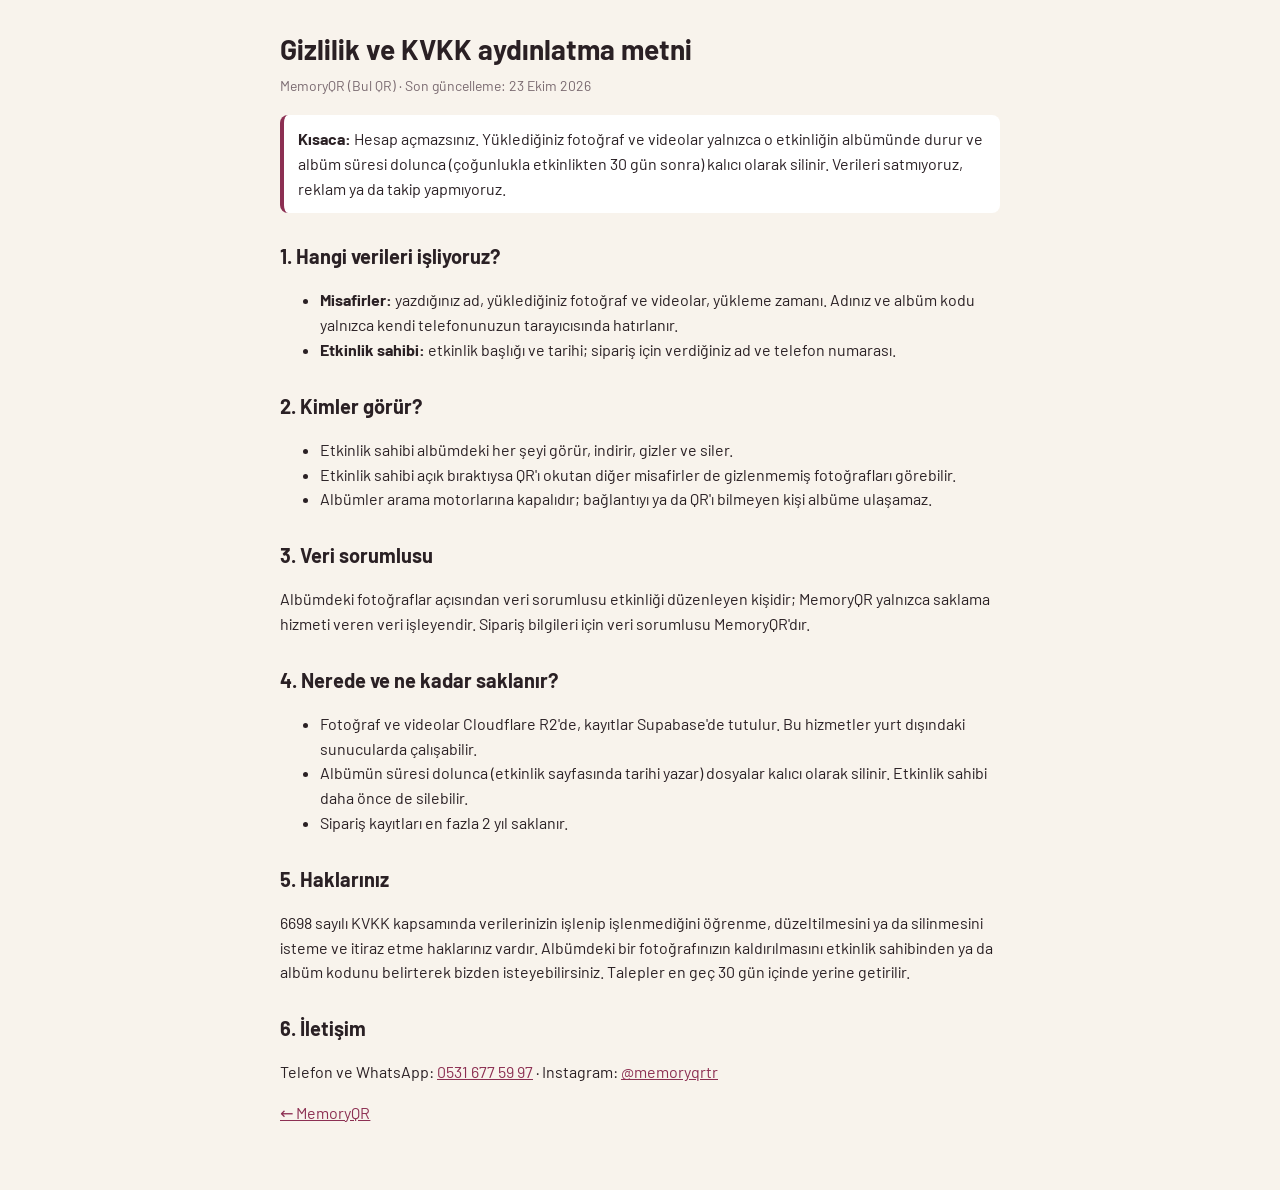
<file: gizlilik.html>
<!doctype html>
<html lang="tr">
<head>
<meta charset="utf-8">
<meta name="viewport" content="width=device-width,initial-scale=1">
<title>Gizlilik · MemoryQR</title>
<link rel="icon" type="image/svg+xml" href="logo.svg">
<link rel="stylesheet" href="fonts.css">
<style>
:root{--ink:#2a2024;--accent:#8c2f52;--muted:#7a6a70;--bg:#f8f3ec}
*{box-sizing:border-box}
body{margin:0;font-family:"Barlow",system-ui,sans-serif;background:var(--bg);color:var(--ink);line-height:1.55;padding:28px 18px 48px}
main{max-width:720px;margin:0 auto}
h1{font-size:28px;margin:0 0 4px}
h2{font-size:20px;margin:28px 0 8px}
p,li{font-size:16px}
.meta{color:var(--muted);font-size:14px;margin:0 0 18px}
.box{background:#fff;border-left:4px solid var(--accent);border-radius:8px;padding:12px 14px}
a{color:var(--accent)}
</style>
</head>
<body>
<main>
<h1>Gizlilik ve KVKK aydınlatma metni</h1>
<p class="meta">MemoryQR (Bul QR) · Son güncelleme: 23 Ekim 2026</p>

<p class="box"><b>Kısaca:</b> Hesap açmazsınız. Yüklediğiniz fotoğraf ve videolar yalnızca o etkinliğin albümünde durur ve
albüm süresi dolunca (çoğunlukla etkinlikten 30 gün sonra) kalıcı olarak silinir. Verileri satmıyoruz, reklam ya da takip yapmıyoruz.</p>

<h2>1. Hangi verileri işliyoruz?</h2>
<ul>
  <li><b>Misafirler:</b> yazdığınız ad, yüklediğiniz fotoğraf ve videolar, yükleme zamanı. Adınız ve albüm kodu yalnızca
    kendi telefonunuzun tarayıcısında hatırlanır.</li>
  <li><b>Etkinlik sahibi:</b> etkinlik başlığı ve tarihi; sipariş için verdiğiniz ad ve telefon numarası.</li>
</ul>

<h2>2. Kimler görür?</h2>
<ul>
  <li>Etkinlik sahibi albümdeki her şeyi görür, indirir, gizler ve siler.</li>
  <li>Etkinlik sahibi açık bıraktıysa QR'ı okutan diğer misafirler de gizlenmemiş fotoğrafları görebilir.</li>
  <li>Albümler arama motorlarına kapalıdır; bağlantıyı ya da QR'ı bilmeyen kişi albüme ulaşamaz.</li>
</ul>

<h2>3. Veri sorumlusu</h2>
<p>Albümdeki fotoğraflar açısından veri sorumlusu etkinliği düzenleyen kişidir; MemoryQR yalnızca saklama hizmeti veren veri
  işleyendir. Sipariş bilgileri için veri sorumlusu MemoryQR'dır.</p>

<h2>4. Nerede ve ne kadar saklanır?</h2>
<ul>
  <li>Fotoğraf ve videolar Cloudflare R2'de, kayıtlar Supabase'de tutulur. Bu hizmetler yurt dışındaki sunucularda çalışabilir.</li>
  <li>Albümün süresi dolunca (etkinlik sayfasında tarihi yazar) dosyalar kalıcı olarak silinir. Etkinlik sahibi daha önce de silebilir.</li>
  <li>Sipariş kayıtları en fazla 2 yıl saklanır.</li>
</ul>

<h2>5. Haklarınız</h2>
<p>6698 sayılı KVKK kapsamında verilerinizin işlenip işlenmediğini öğrenme, düzeltilmesini ya da silinmesini isteme ve itiraz
  etme haklarınız vardır. Albümdeki bir fotoğrafınızın kaldırılmasını etkinlik sahibinden ya da albüm kodunu belirterek bizden
  isteyebilirsiniz. Talepler en geç 30 gün içinde yerine getirilir.</p>

<h2>6. İletişim</h2>
<p>Telefon ve WhatsApp: <a href="tel:+905316775997">0531 677 59 97</a> · Instagram: <a href="https://www.instagram.com/memoryqrtr">@memoryqrtr</a></p>

<p><a href="./">← MemoryQR</a></p>
</main>
</body>
</html>
</file>
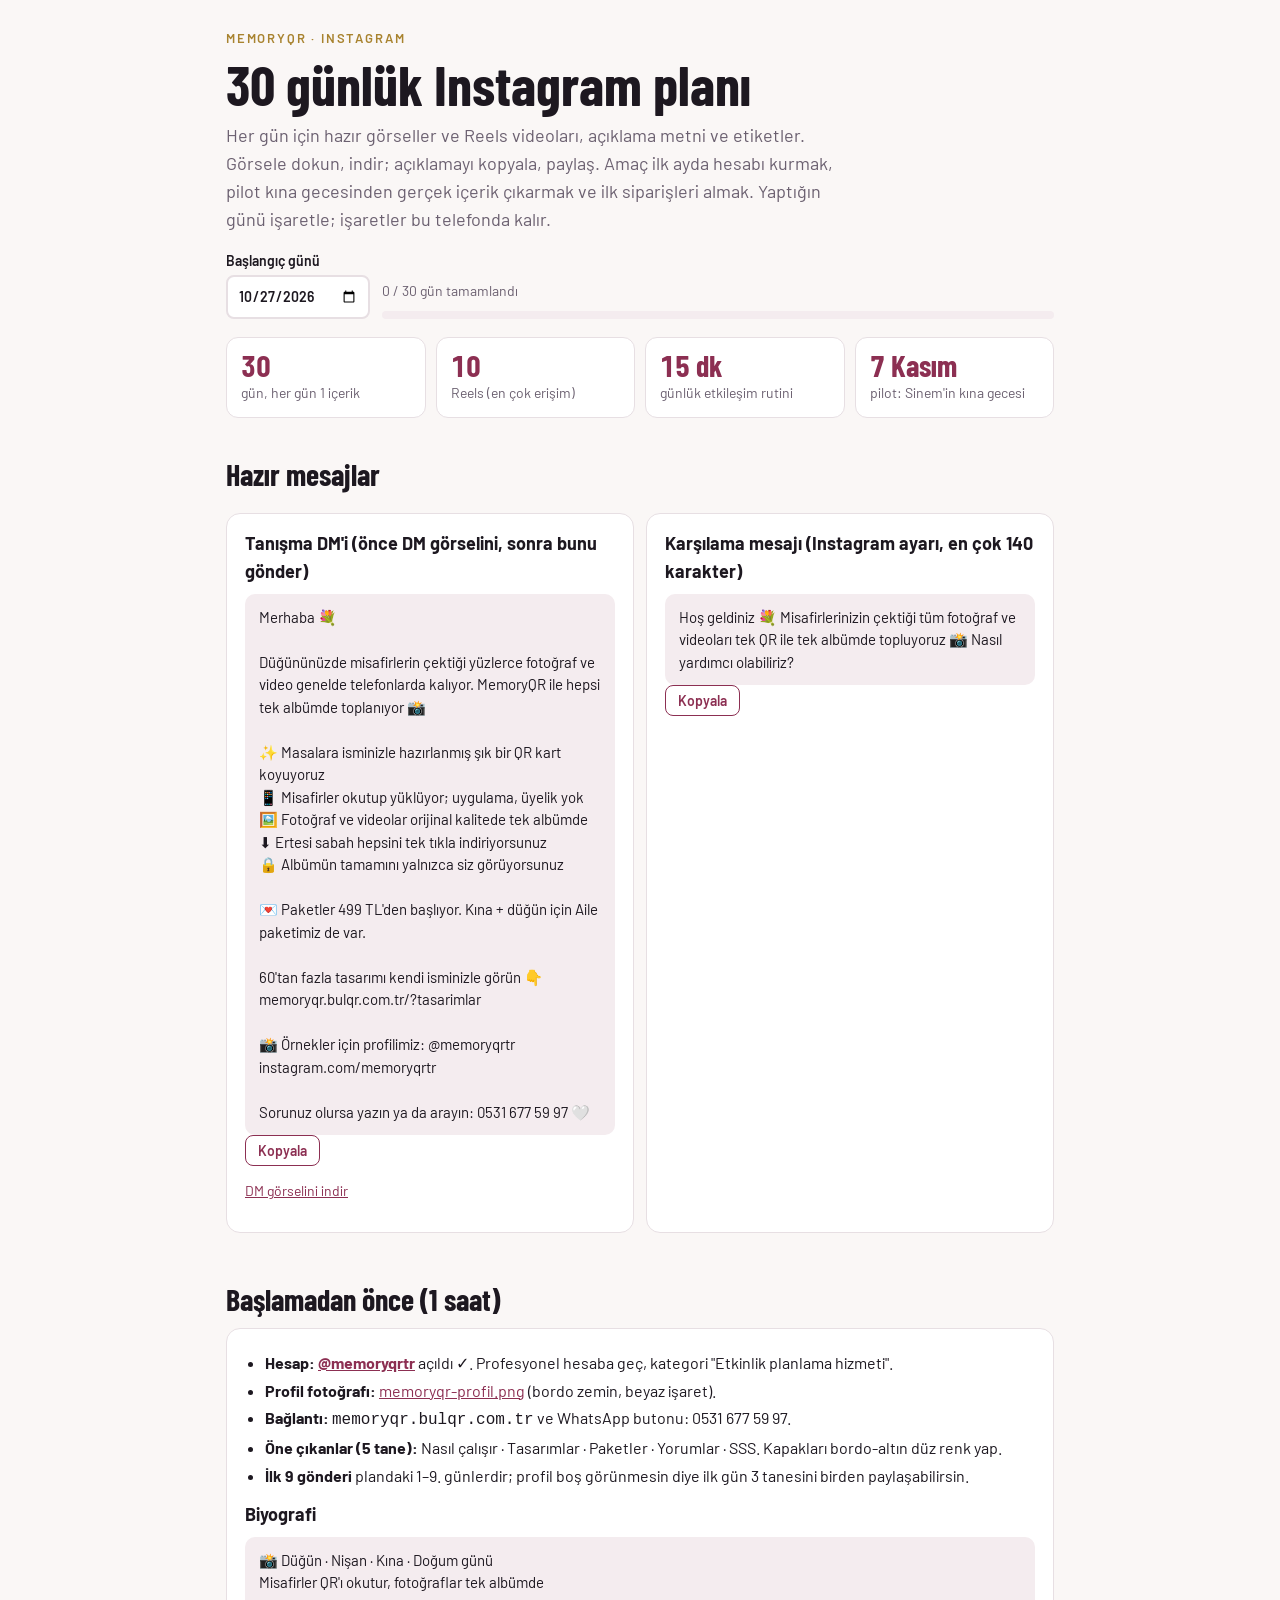
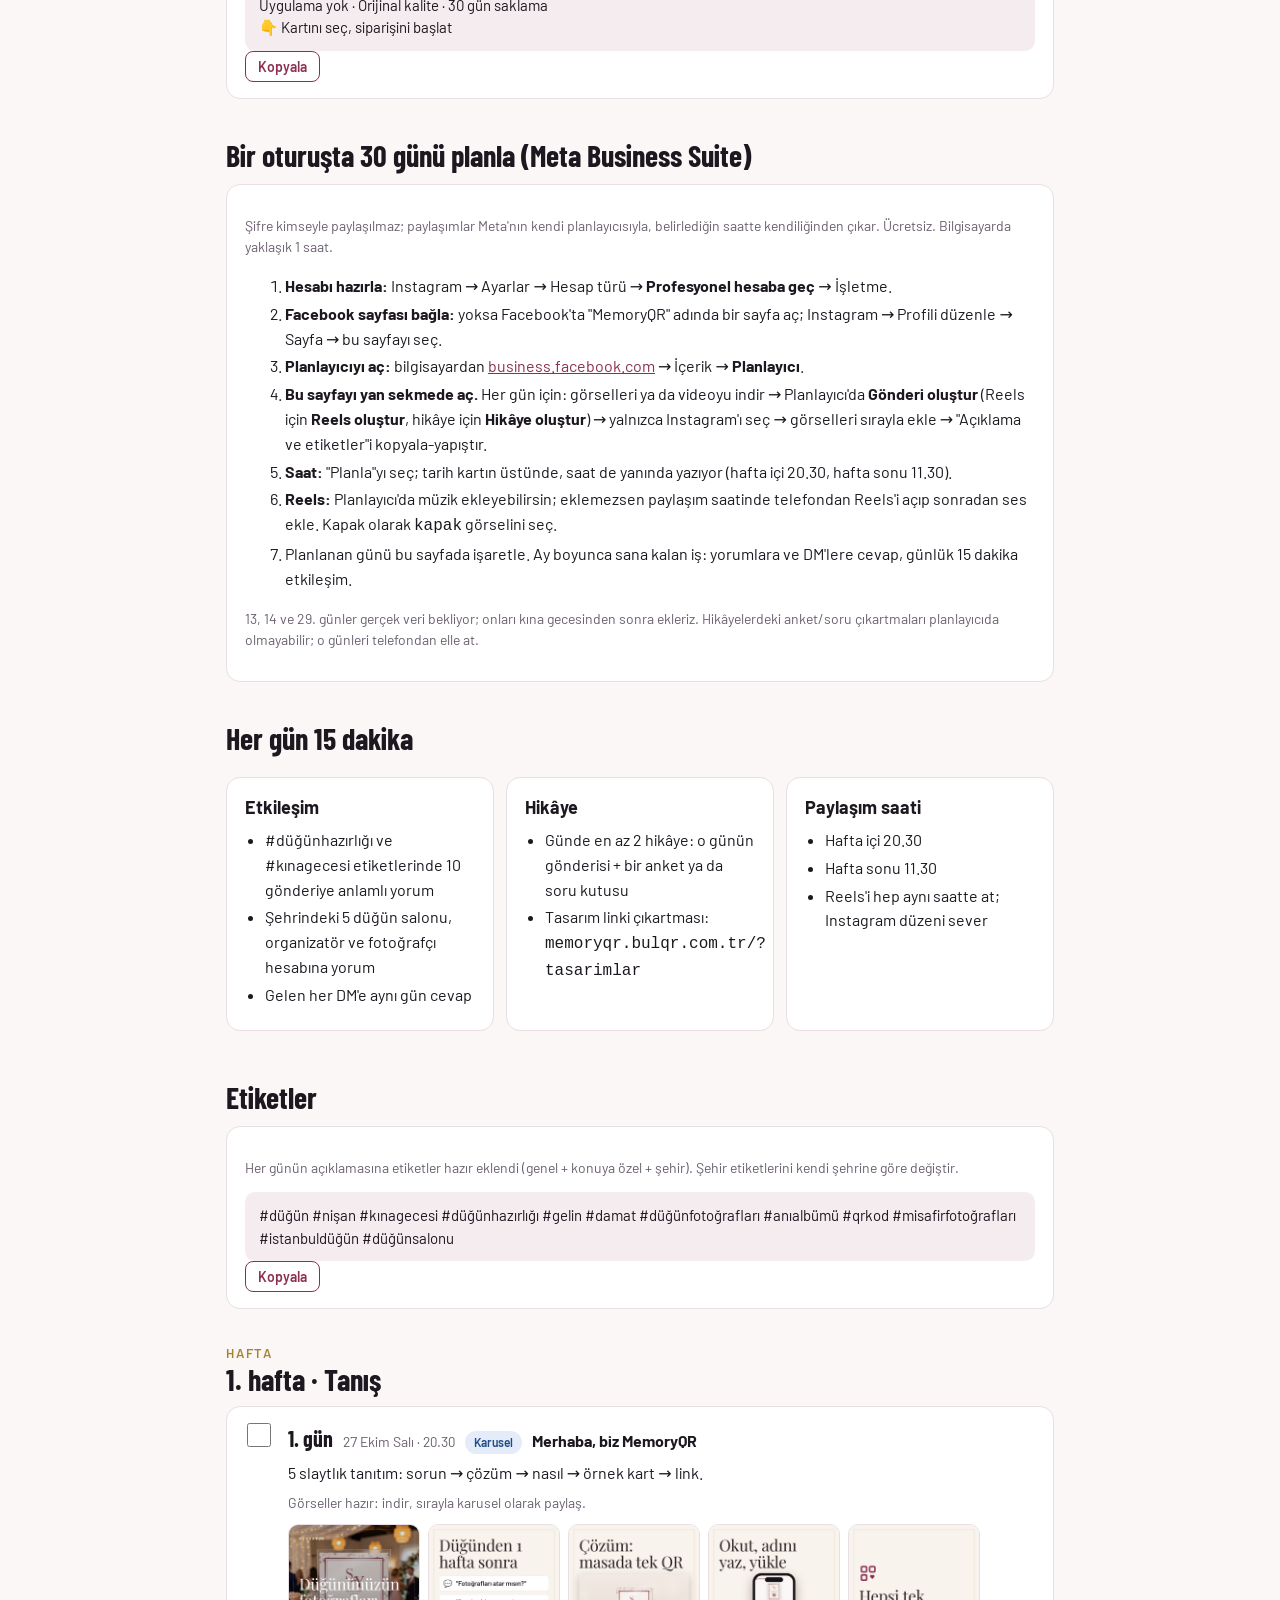
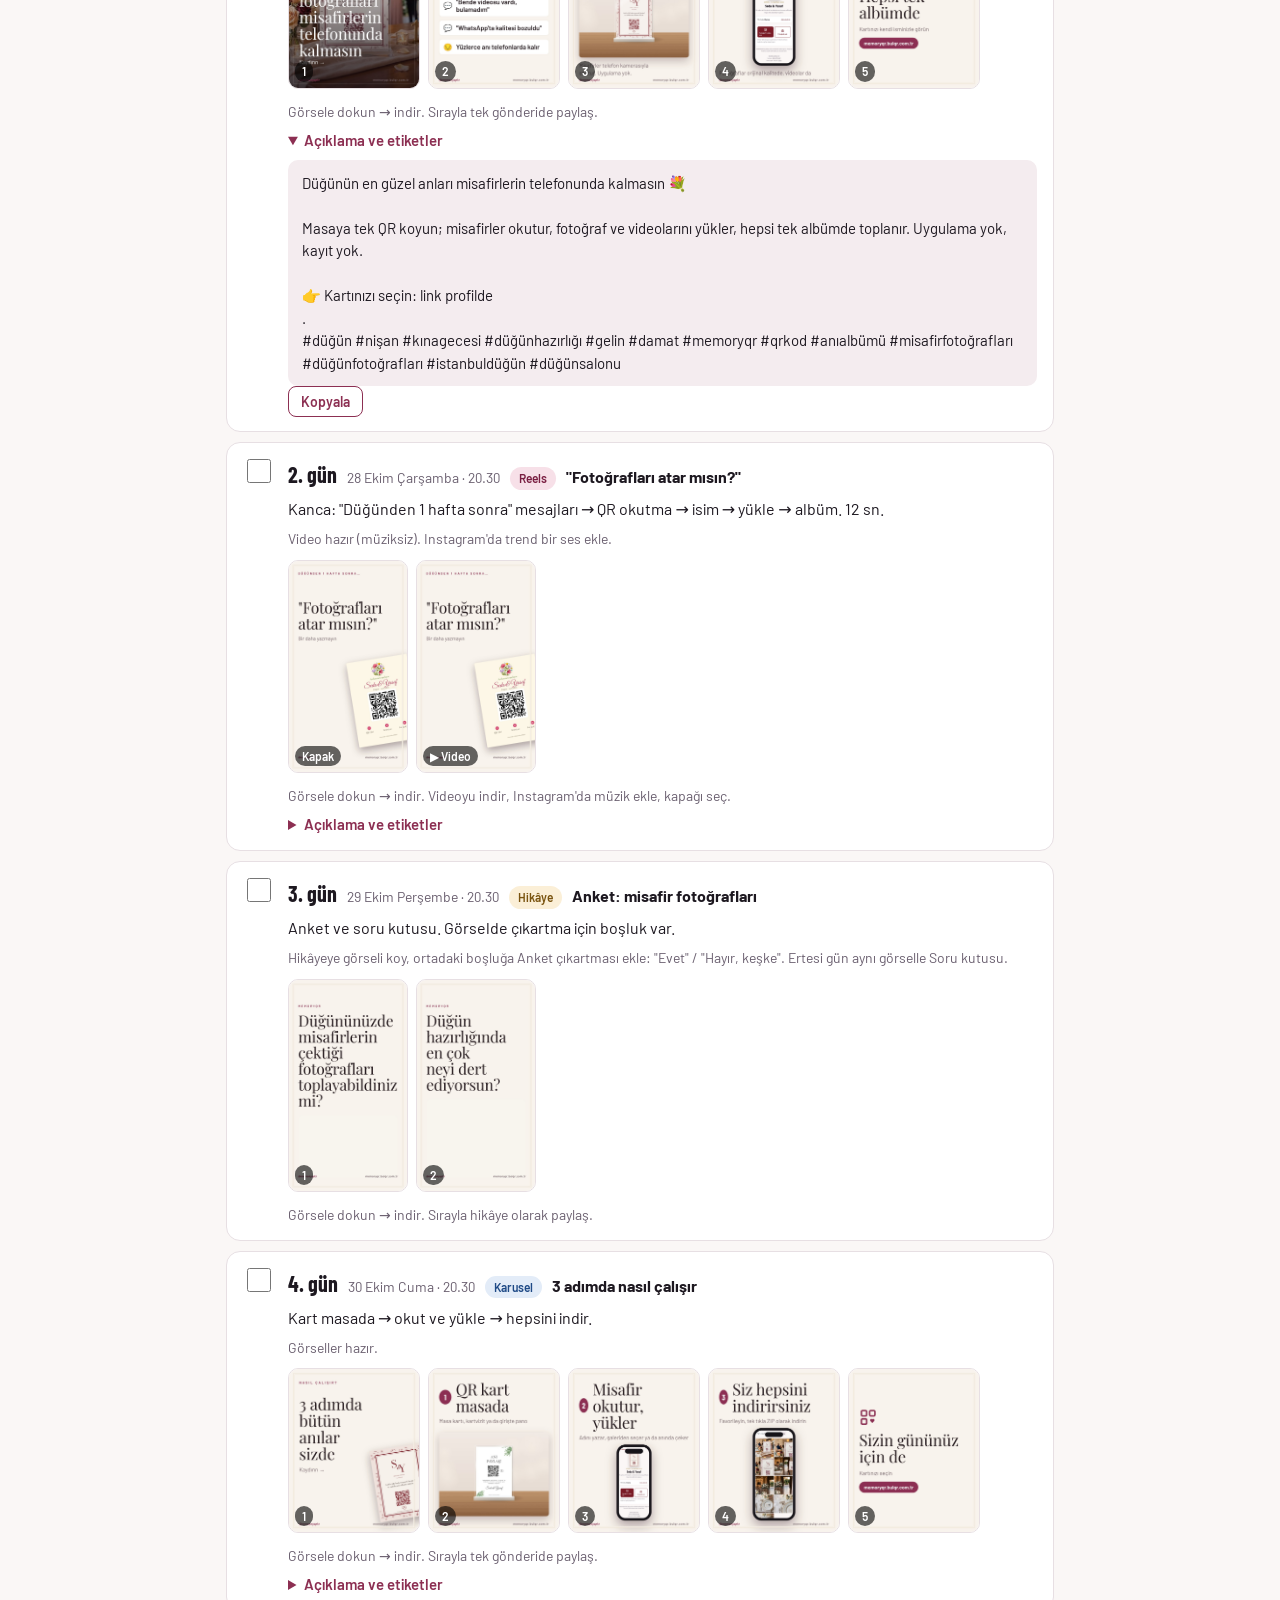
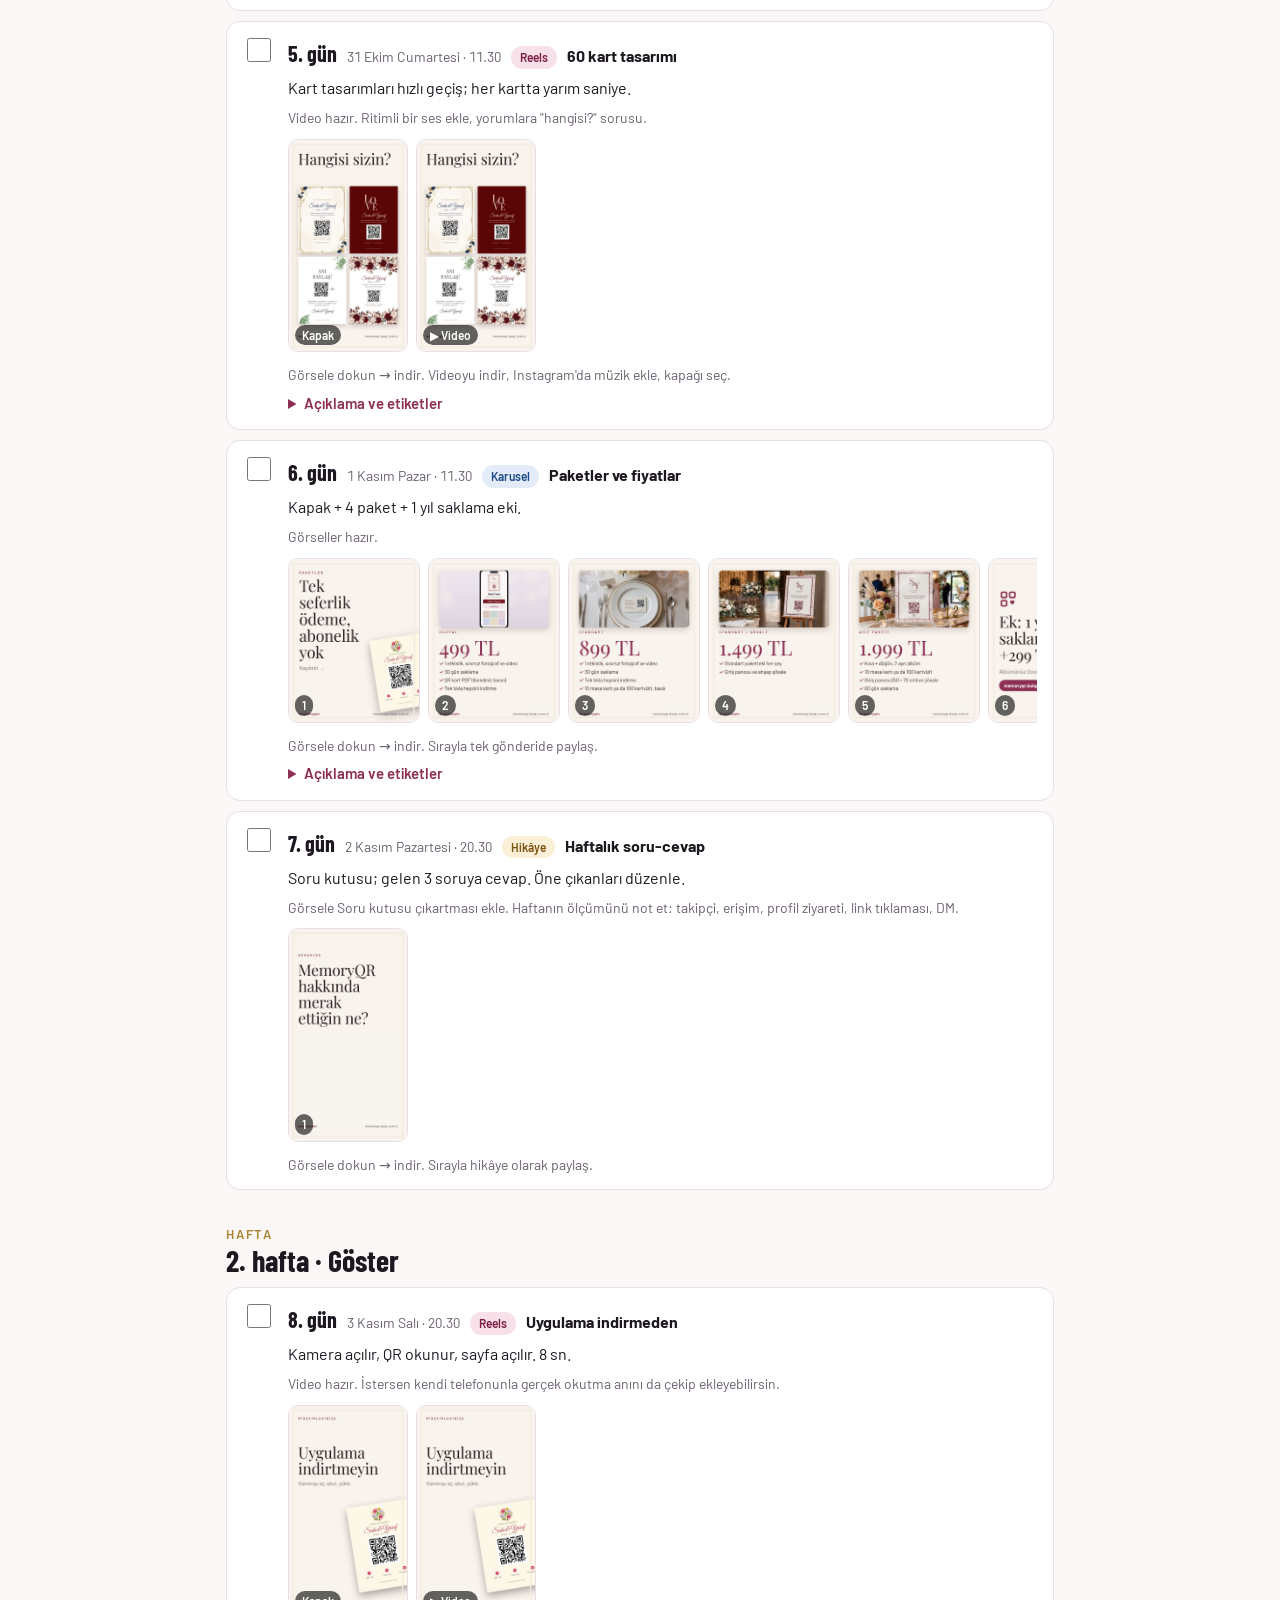
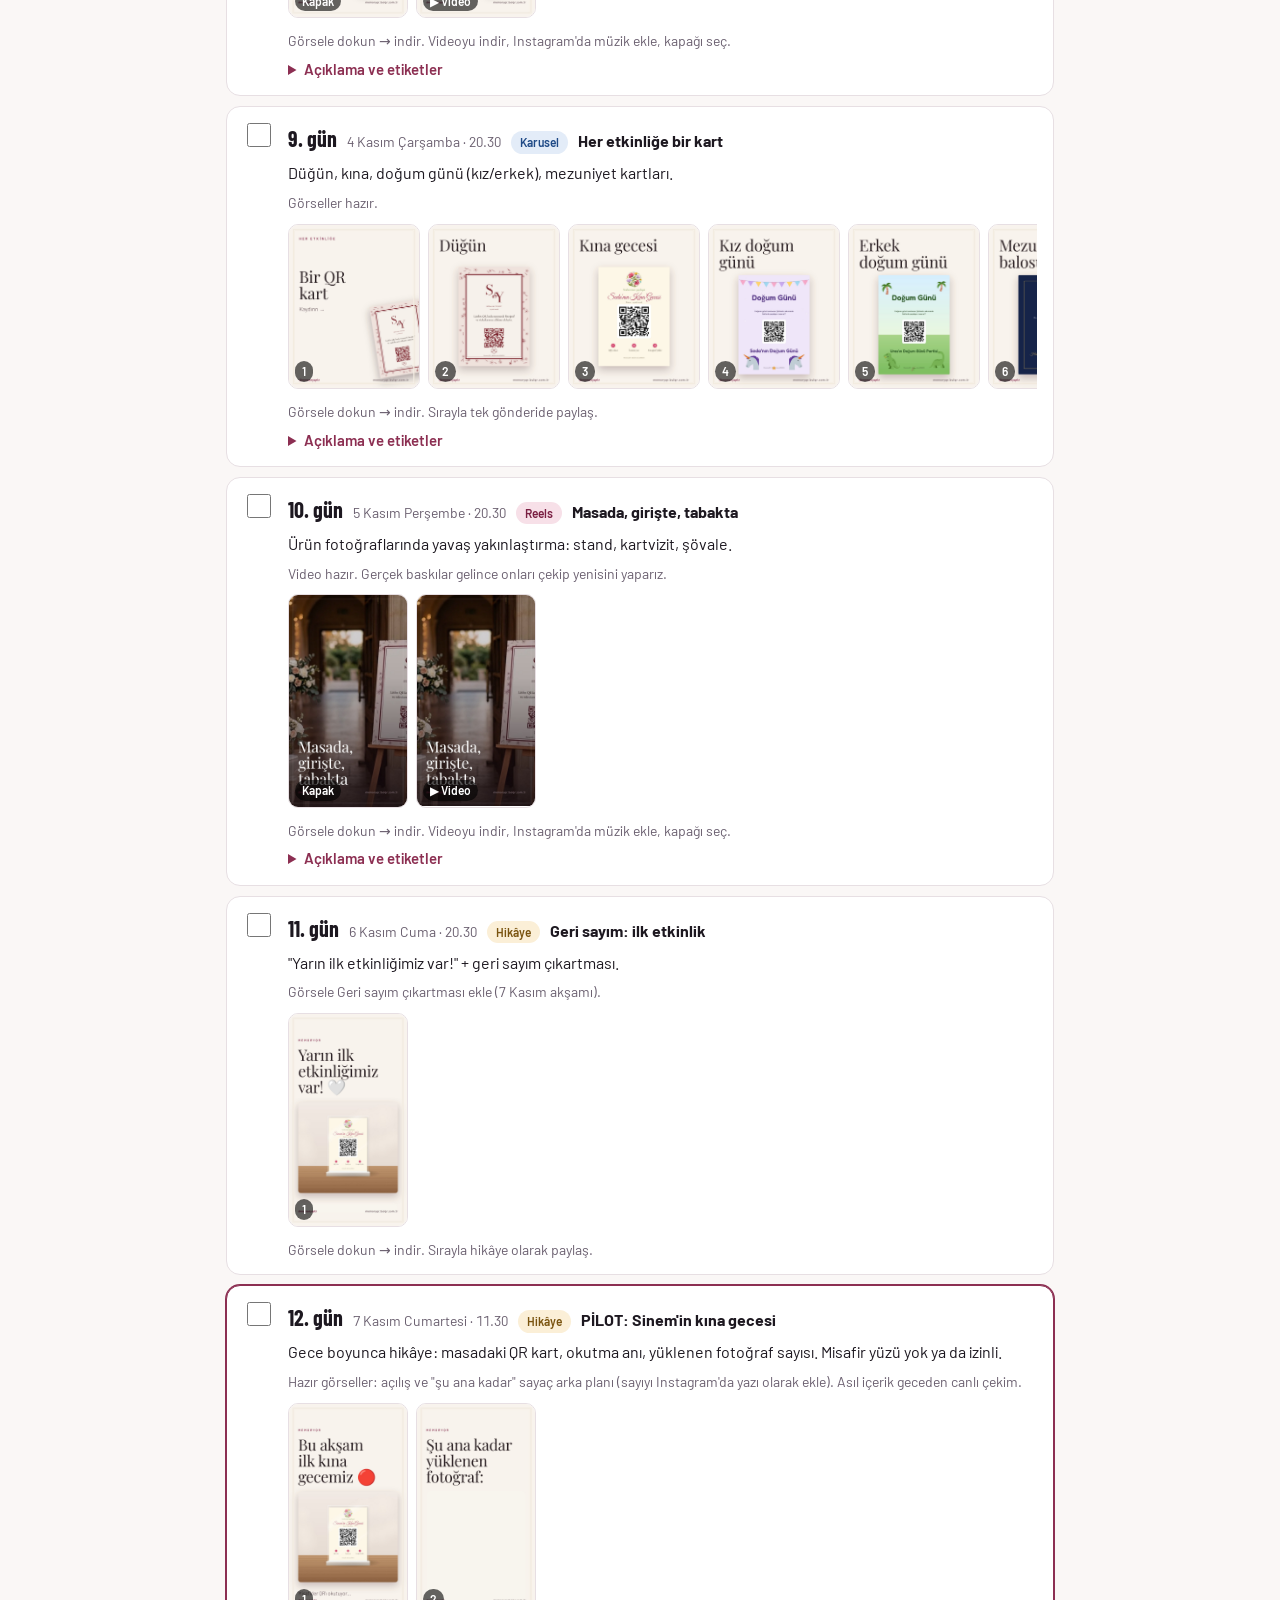
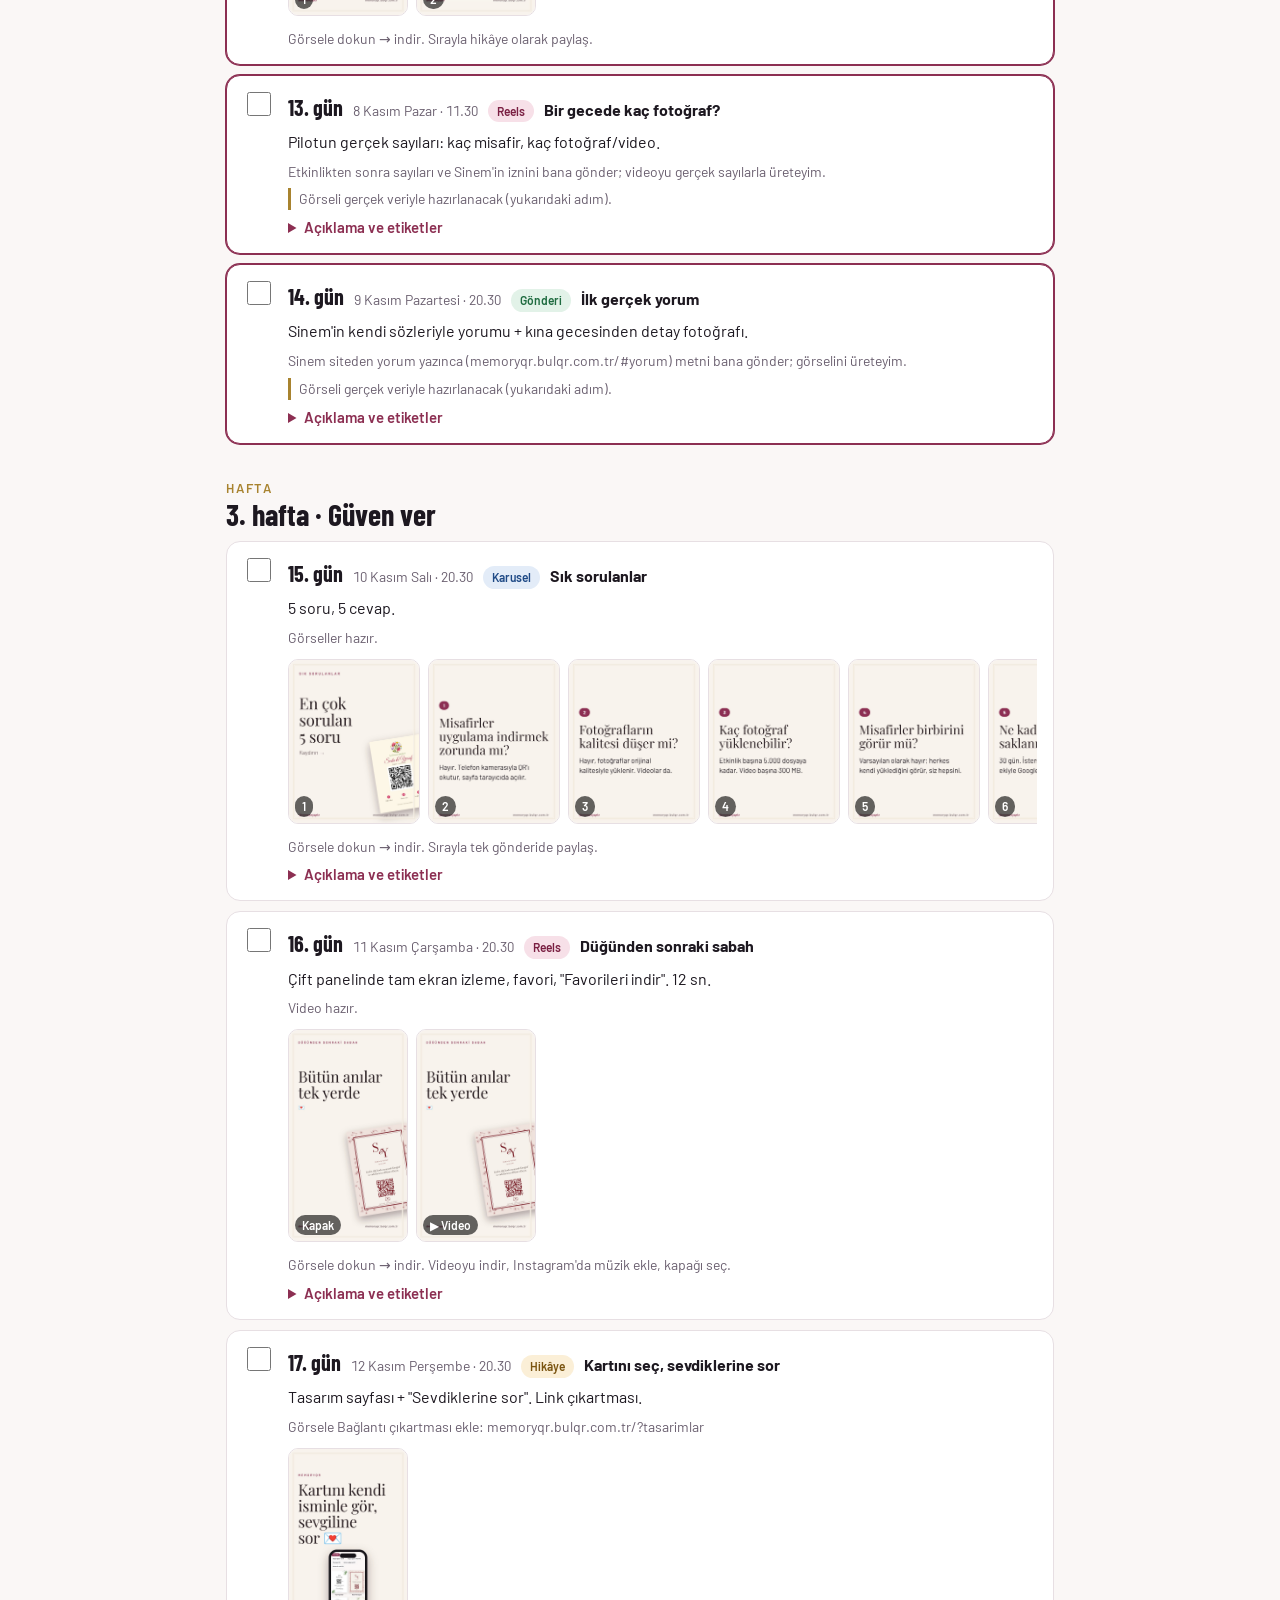
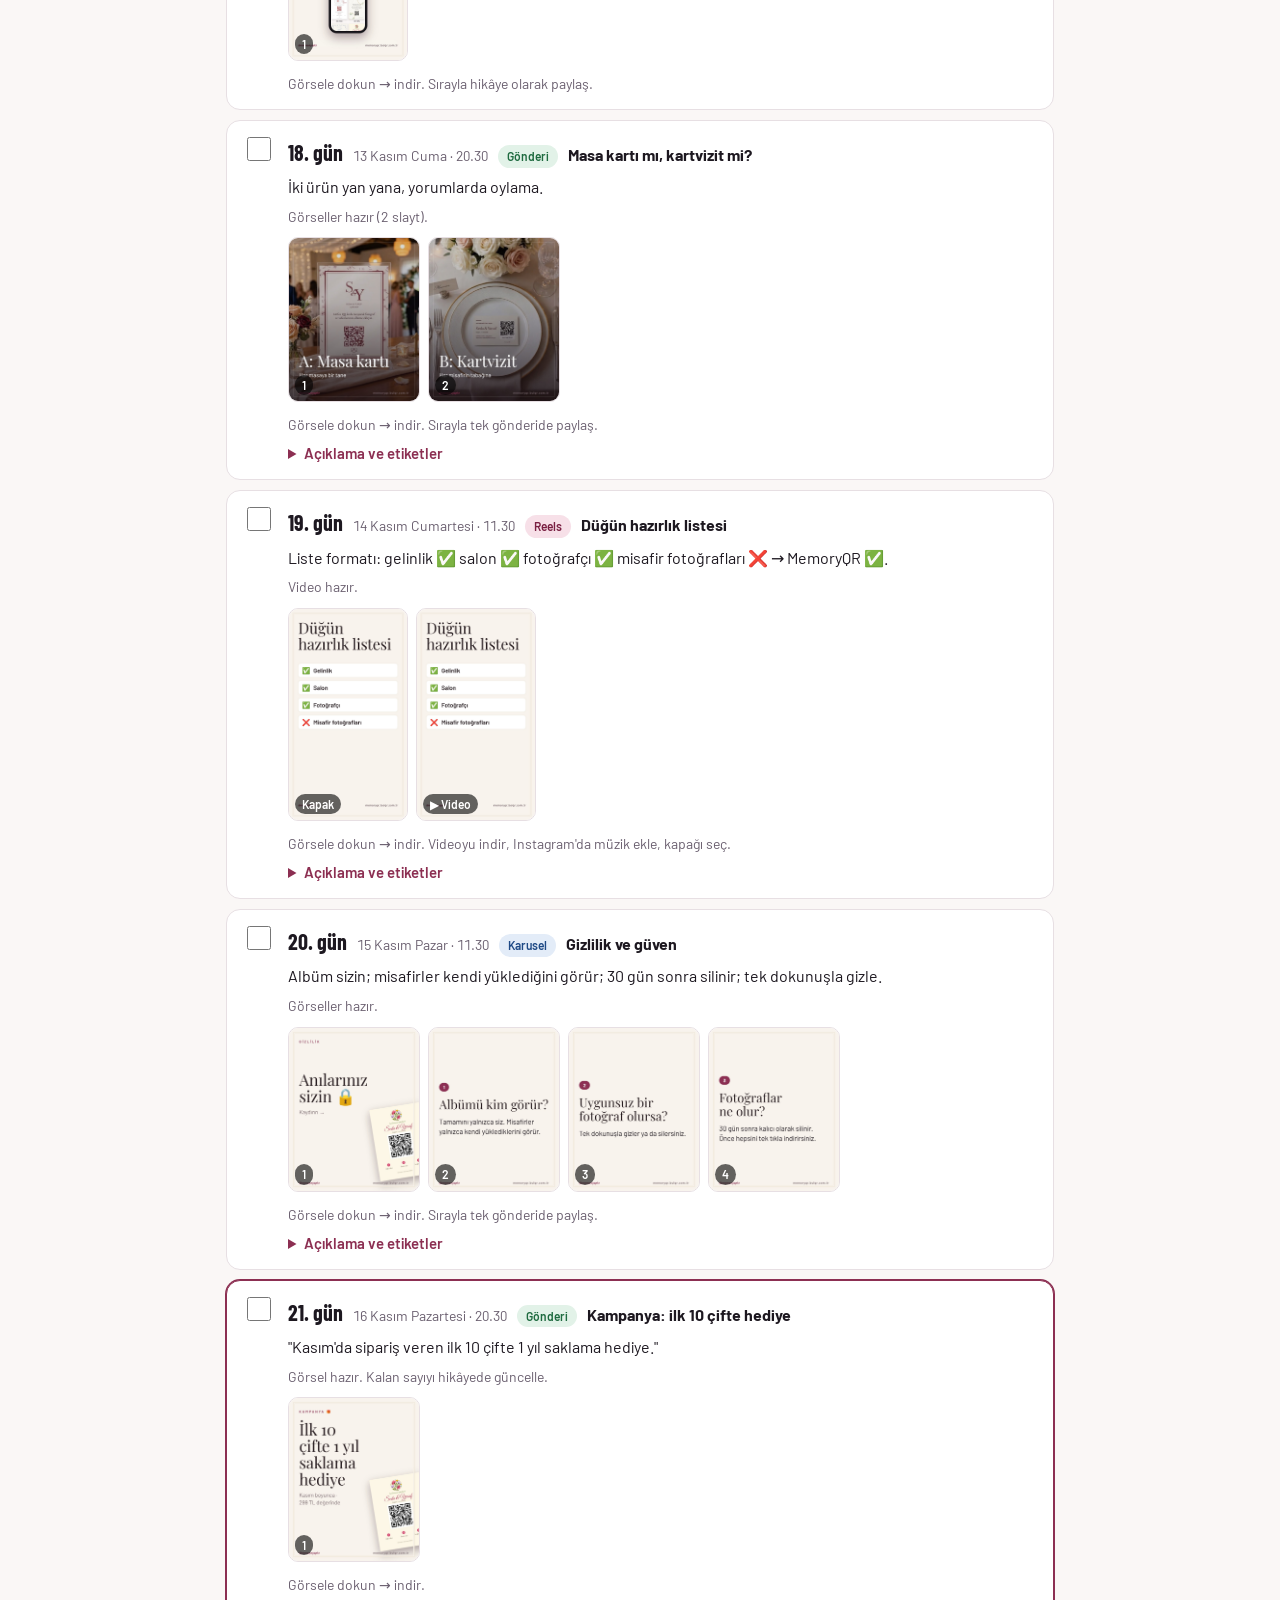
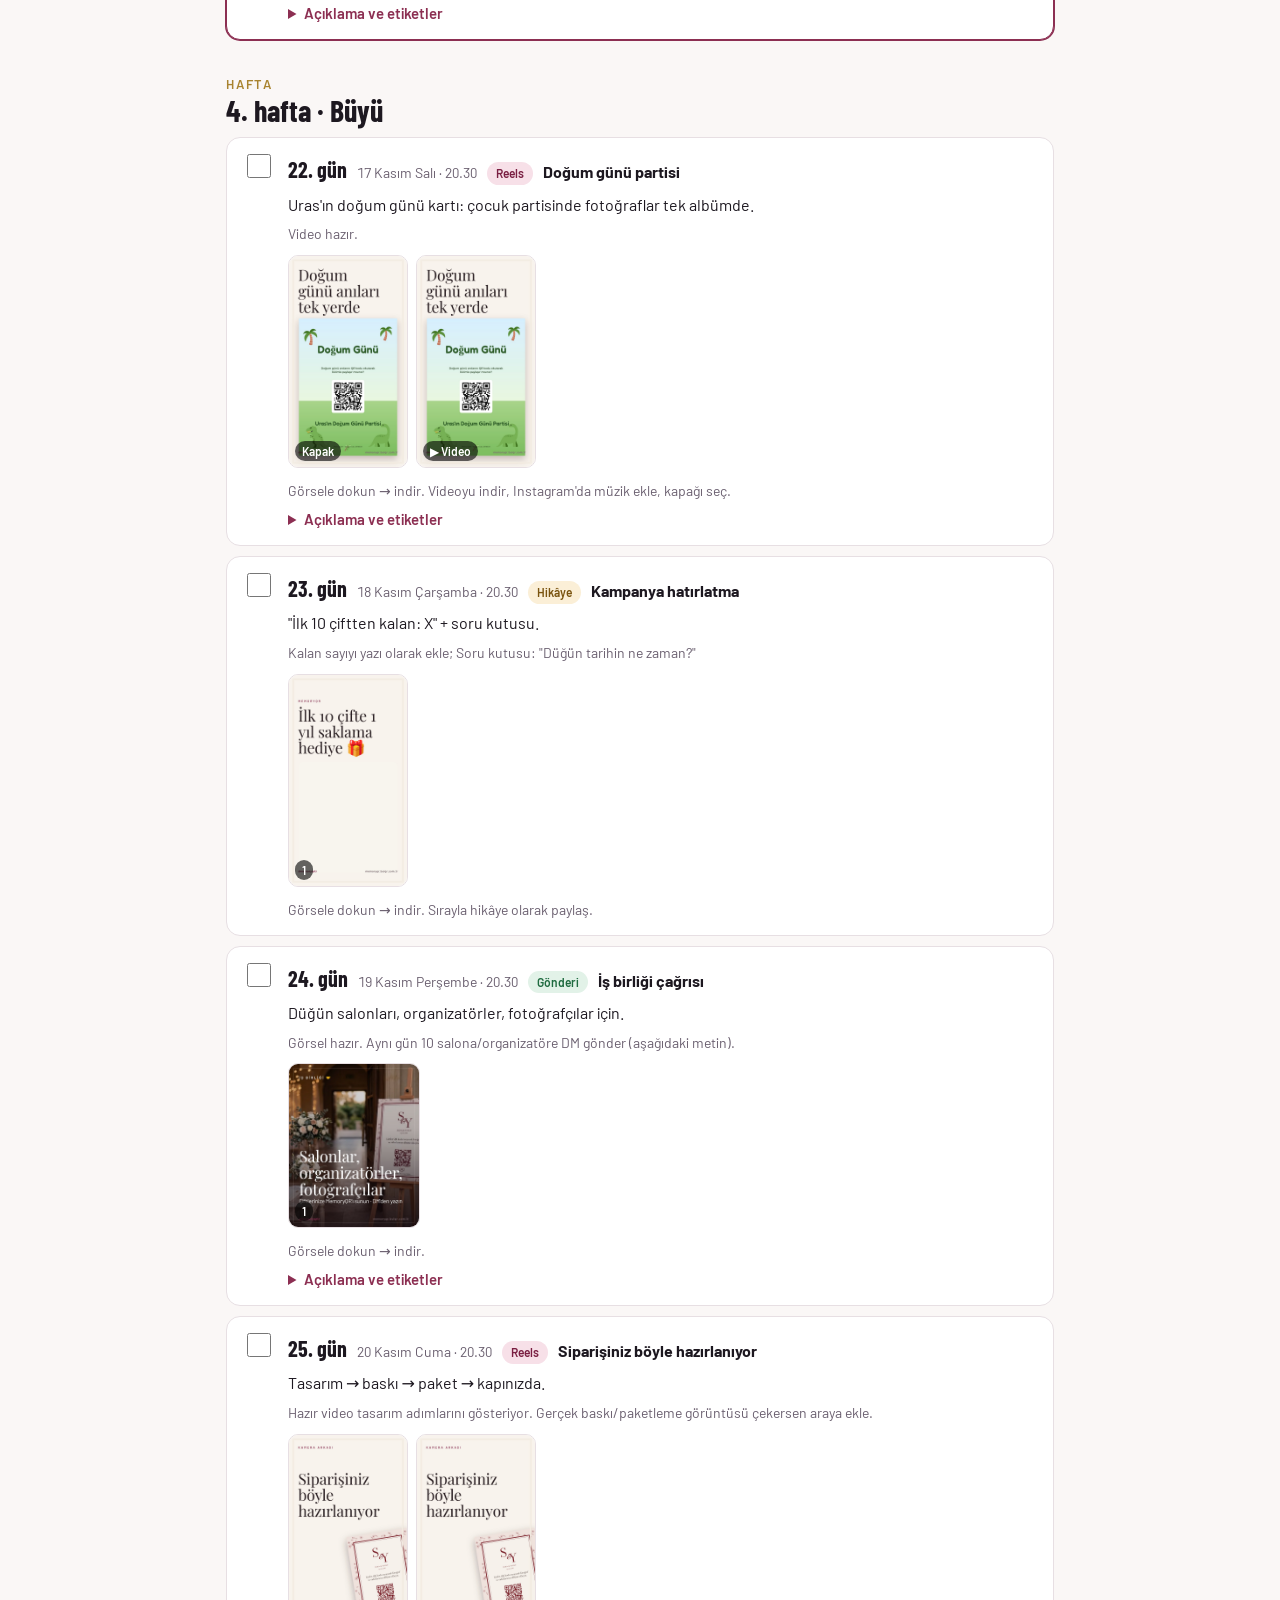
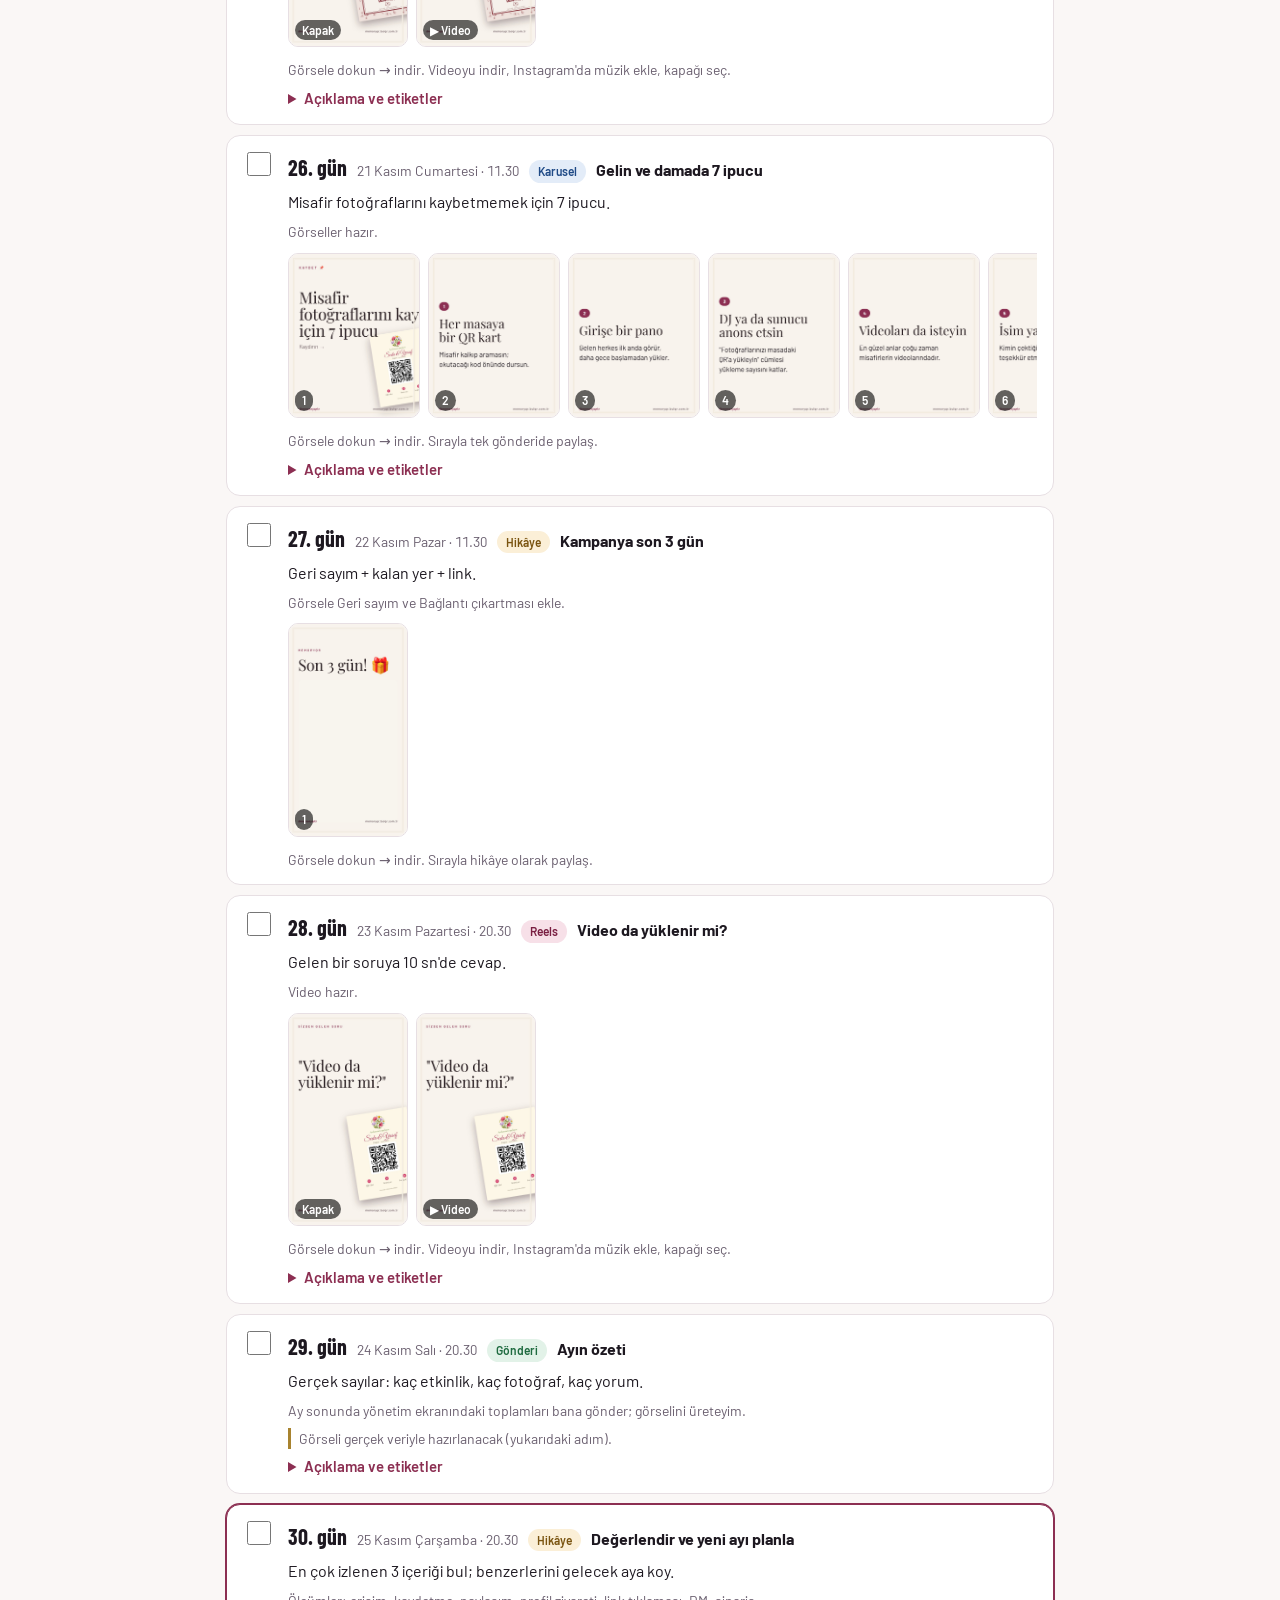
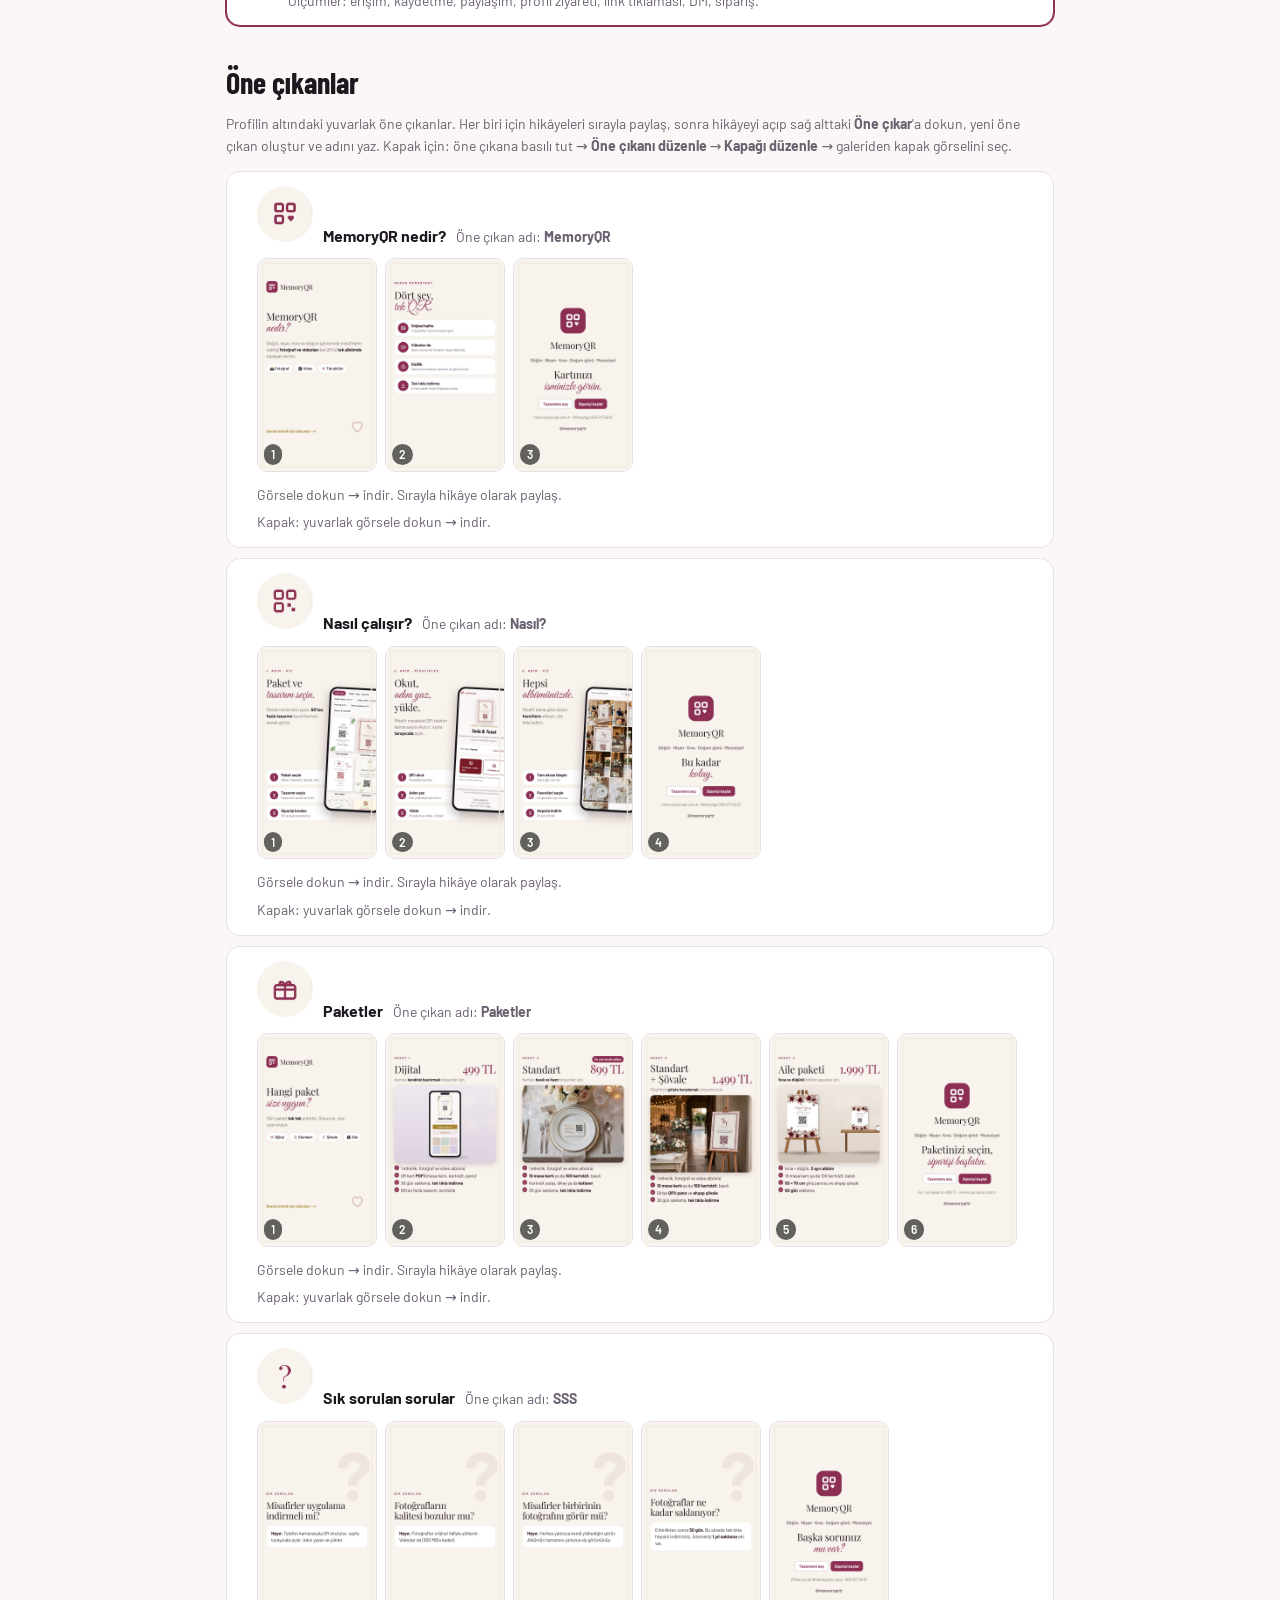
<file: pazarlama/instagram.html>
<!doctype html>
<html lang="tr">
<head>
<meta charset="utf-8">
<meta name="viewport" content="width=device-width,initial-scale=1,viewport-fit=cover">
<title>MemoryQR Instagram Planı</title>
<meta name="robots" content="noindex">
<link rel="icon" type="image/svg+xml" href="../logo.svg">
<link rel="stylesheet" href="../fonts.css">
<style>
/* Tek sütun çalışma sayfası: üstte hazırlık, altta gün gün kartlar; işaretlenenler bu cihazda hatırlanır */
:root{--bg:#faf7f6;--card:#fff;--fg:#1d1820;--muted:#6b6070;--line:#e7dfe3;--accent:#8c2f52;--gold:#a8832f;--soft:#f4ecef;--ok:#1f7a4a;
  --display:"Barlow Condensed","Arial Narrow",system-ui,sans-serif;--body:"Barlow",system-ui,-apple-system,"Segoe UI",sans-serif}
@media (prefers-color-scheme:dark){:root:not([data-theme="light"]){--bg:#161219;--card:#211b24;--fg:#efe8ef;--muted:#ab9fae;--line:#362d39;--accent:#e58aa8;--gold:#d8b35c;--soft:#2a2130;--ok:#6cc28f;color-scheme:dark}}
*{box-sizing:border-box}
body{margin:0;background:var(--bg);color:var(--fg);font:16px/1.55 var(--body)}
.wrap{max-width:860px;margin:0 auto;padding:28px max(16px,env(safe-area-inset-right)) 64px max(16px,env(safe-area-inset-left))}
a{color:var(--accent)}
h1{font-family:var(--display);font-size:clamp(36px,7vw,56px);line-height:1;margin:8px 0 10px;text-wrap:balance}
h2{font-family:var(--display);font-size:30px;line-height:1.1;margin:40px 0 12px}
h3{font-size:18px;margin:0 0 6px}
.eyebrow{font-size:13px;font-weight:600;letter-spacing:.14em;text-transform:uppercase;color:var(--gold)}
.lead{color:var(--muted);font-size:18px;max-width:62ch;margin:0}
.card{background:var(--card);border:1px solid var(--line);border-radius:14px;padding:16px 18px;margin:10px 0}
.grid{display:grid;grid-template-columns:repeat(auto-fit,minmax(220px,1fr));gap:12px}
.stats{display:grid;grid-template-columns:repeat(auto-fit,minmax(150px,1fr));gap:10px;margin:18px 0}
.stats div{background:var(--card);border:1px solid var(--line);border-radius:12px;padding:12px 14px}
.stats b{display:block;font-family:var(--display);font-size:30px;line-height:1;color:var(--accent);font-variant-numeric:tabular-nums}
.stats span{font-size:14px;color:var(--muted)}
.small{font-size:14px;color:var(--muted)}
pre.copy{white-space:pre-wrap;background:var(--soft);border-radius:10px;padding:12px 14px;margin:8px 0 0;font:15px/1.5 var(--body)}
.btn{appearance:none;border:1px solid var(--accent);background:transparent;color:var(--accent);border-radius:8px;padding:6px 12px;font:600 14px var(--body);cursor:pointer}
.btn:focus-visible,input:focus-visible{outline:3px solid var(--gold);outline-offset:2px}
.controls{display:flex;flex-wrap:wrap;gap:12px;align-items:end;margin-top:16px}
.controls label{display:grid;gap:4px;font-weight:600;font-size:14px}
.controls input{font:inherit;padding:8px 10px;border:2px solid var(--line);border-radius:8px;background:var(--card);color:var(--fg)}
.prog{height:8px;background:var(--soft);border-radius:4px;overflow:hidden;margin-top:8px}
.prog i{display:block;height:100%;width:0;background:var(--accent);transition:width .3s}
.week{margin-top:34px}
.week h2{margin:0 0 4px}
.day{display:grid;grid-template-columns:auto 1fr;gap:6px 14px;background:var(--card);border:1px solid var(--line);border-radius:14px;padding:14px 16px;margin:10px 0}
.day.done{opacity:.6}
.day.key{border-color:var(--accent);box-shadow:0 0 0 1px var(--accent)}
.day .chk{width:24px;height:24px;margin-top:2px;accent-color:var(--accent)}
.day .head{display:flex;flex-wrap:wrap;gap:6px 10px;align-items:baseline}
.day .num{font-family:var(--display);font-size:22px;font-weight:700}
.day .date{color:var(--muted);font-size:14px;font-variant-numeric:tabular-nums}
.pill{font-size:12px;font-weight:600;padding:2px 9px;border-radius:999px;background:var(--soft);color:var(--fg)}
.pill.reels{background:#f7e0e8;color:#7a1f42}.pill.karusel{background:#e3ecf8;color:#1f4a86}.pill.hikaye{background:#fbefd7;color:#7a5410}.pill.gonderi{background:#e2f2e8;color:#1f6b40}
@media (prefers-color-scheme:dark){:root:not([data-theme="light"]) .pill.reels,:root:not([data-theme="light"]) .pill.karusel,:root:not([data-theme="light"]) .pill.hikaye,:root:not([data-theme="light"]) .pill.gonderi{background:var(--soft);color:var(--fg)}}
.day .body{grid-column:2;display:grid;gap:6px}
.day .body p{margin:0}
.day details summary{cursor:pointer;font-weight:600;color:var(--accent);font-size:15px}
ul{padding-left:20px;margin:6px 0}
li{margin:3px 0}
.occ{width:56px;height:56px;border-radius:50%;object-fit:cover;object-position:center;display:block}
.media{display:flex;gap:8px;overflow-x:auto;padding:4px 0 6px;scroll-snap-type:x mandatory}
.media .th{position:relative;flex:0 0 132px;aspect-ratio:4/5;border-radius:10px;overflow:hidden;background:var(--soft);scroll-snap-align:start;border:1px solid var(--line)}
.media.tall .th{aspect-ratio:9/16;flex-basis:120px}
.media img,.media video{width:100%;height:100%;object-fit:cover;display:block}
.media .th span{position:absolute;left:6px;bottom:6px;background:rgba(0,0,0,.6);color:#fff;font-size:12px;font-weight:600;padding:1px 7px;border-radius:999px}
.note{border-left:3px solid var(--gold);padding-left:8px}
.warn{border-left:5px solid #c0392b}
@media print{body{background:#fff}.controls,.btn{display:none}.day,.card{break-inside:avoid}details{display:block}details>*{display:block}}
@media (max-width:520px){.day{grid-template-columns:1fr}.day .body{grid-column:1}}
@media (prefers-reduced-motion:reduce){*{transition:none!important}}
</style>
</head>
<body>
<main class="wrap">
  <div class="eyebrow">MemoryQR · Instagram</div>
  <h1>30 günlük Instagram planı</h1>
  <p class="lead">Her gün için hazır görseller ve Reels videoları, açıklama metni ve etiketler. Görsele dokun, indir; açıklamayı kopyala, paylaş. Amaç ilk ayda hesabı kurmak, pilot kına gecesinden gerçek içerik çıkarmak ve ilk siparişleri almak. Yaptığın günü işaretle; işaretler bu telefonda kalır.</p>

  <div class="controls">
    <label for="start">Başlangıç günü<input type="date" id="start"></label>
    <div style="flex:1;min-width:200px"><span id="progT" class="small"></span><div class="prog"><i id="progB"></i></div></div>
  </div>

  <div class="stats">
    <div><b>30</b><span>gün, her gün 1 içerik</span></div>
    <div><b>10</b><span>Reels (en çok erişim)</span></div>
    <div><b>15 dk</b><span>günlük etkileşim rutini</span></div>
    <div><b>7 Kasım</b><span>pilot: Sinem'in kına gecesi</span></div>
  </div>

  <h2 id="mesajlar">Hazır mesajlar</h2>
  <div class="grid">
    <div class="card"><h3>Tanışma DM'i (önce DM görselini, sonra bunu gönder)</h3><pre class="copy" id="msgDm">Merhaba 💐

Düğününüzde misafirlerin çektiği yüzlerce fotoğraf ve video genelde telefonlarda kalıyor. MemoryQR ile hepsi tek albümde toplanıyor 📸

✨ Masalara isminizle hazırlanmış şık bir QR kart koyuyoruz
📱 Misafirler okutup yüklüyor; uygulama, üyelik yok
🖼️ Fotoğraf ve videolar orijinal kalitede tek albümde
⬇️ Ertesi sabah hepsini tek tıkla indiriyorsunuz
🔒 Albümün tamamını yalnızca siz görüyorsunuz

💌 Paketler 499 TL'den başlıyor. Kına + düğün için Aile paketimiz de var.

60'tan fazla tasarımı kendi isminizle görün 👇
memoryqr.bulqr.com.tr/?tasarimlar

📸 Örnekler için profilimiz: @memoryqrtr
instagram.com/memoryqrtr

Sorunuz olursa yazın ya da arayın: 0531 677 59 97 🤍</pre><button class="btn" data-copy="msgDm">Kopyala</button>
      <p class="small"><a href="ig/ek-15-1.jpg" download>DM görselini indir</a></p></div>
    <div class="card"><h3>Karşılama mesajı (Instagram ayarı, en çok 140 karakter)</h3><pre class="copy" id="msgHi">Hoş geldiniz 💐 Misafirlerinizin çektiği tüm fotoğraf ve videoları tek QR ile tek albümde topluyoruz 📸 Nasıl yardımcı olabiliriz?</pre><button class="btn" data-copy="msgHi">Kopyala</button></div>
  </div>

  <h2>Başlamadan önce (1 saat)</h2>
  <div class="card">
    <ul>
      <li><b>Hesap:</b> <a href="https://www.instagram.com/memoryqrtr" target="_blank" rel="noopener"><b>@memoryqrtr</b></a> açıldı ✓. Profesyonel hesaba geç, kategori "Etkinlik planlama hizmeti".</li>
      <li><b>Profil fotoğrafı:</b> <a href="logo/memoryqr-profil.png" download>memoryqr-profil.png</a> (bordo zemin, beyaz işaret).</li>
      <li><b>Bağlantı:</b> <code>memoryqr.bulqr.com.tr</code> ve WhatsApp butonu: 0531 677 59 97.</li>
      <li><b>Öne çıkanlar (5 tane):</b> Nasıl çalışır · Tasarımlar · Paketler · Yorumlar · SSS. Kapakları bordo-altın düz renk yap.</li>
      <li><b>İlk 9 gönderi</b> plandaki 1–9. günlerdir; profil boş görünmesin diye ilk gün 3 tanesini birden paylaşabilirsin.</li>
    </ul>
    <h3 style="margin-top:12px">Biyografi</h3>
    <pre class="copy" id="bio">📸 Düğün · Nişan · Kına · Doğum günü
Misafirler QR'ı okutur, fotoğraflar tek albümde
Uygulama yok · Orijinal kalite · 30 gün saklama
👇 Kartını seç, siparişini başlat</pre>
    <button class="btn" data-copy="bio">Kopyala</button>
  </div>

  <h2>Bir oturuşta 30 günü planla (Meta Business Suite)</h2>
  <div class="card">
    <p class="small">Şifre kimseyle paylaşılmaz; paylaşımlar Meta'nın kendi planlayıcısıyla, belirlediğin saatte kendiliğinden çıkar. Ücretsiz. Bilgisayarda yaklaşık 1 saat.</p>
    <ol>
      <li><b>Hesabı hazırla:</b> Instagram → Ayarlar → Hesap türü → <b>Profesyonel hesaba geç</b> → İşletme.</li>
      <li><b>Facebook sayfası bağla:</b> yoksa Facebook'ta "MemoryQR" adında bir sayfa aç; Instagram → Profili düzenle → Sayfa → bu sayfayı seç.</li>
      <li><b>Planlayıcıyı aç:</b> bilgisayardan <a href="https://business.facebook.com/latest/content_calendar" target="_blank" rel="noopener">business.facebook.com</a> → İçerik → <b>Planlayıcı</b>.</li>
      <li><b>Bu sayfayı yan sekmede aç.</b> Her gün için: görselleri ya da videoyu indir → Planlayıcı'da <b>Gönderi oluştur</b> (Reels için <b>Reels oluştur</b>, hikâye için <b>Hikâye oluştur</b>) → yalnızca Instagram'ı seç → görselleri sırayla ekle → "Açıklama ve etiketler"i kopyala-yapıştır.</li>
      <li><b>Saat:</b> "Planla"yı seç; tarih kartın üstünde, saat de yanında yazıyor (hafta içi 20.30, hafta sonu 11.30).</li>
      <li><b>Reels:</b> Planlayıcı'da müzik ekleyebilirsin; eklemezsen paylaşım saatinde telefondan Reels'i açıp sonradan ses ekle. Kapak olarak <code>kapak</code> görselini seç.</li>
      <li>Planlanan günü bu sayfada işaretle. Ay boyunca sana kalan iş: yorumlara ve DM'lere cevap, günlük 15 dakika etkileşim.</li>
    </ol>
    <p class="small">13, 14 ve 29. günler gerçek veri bekliyor; onları kına gecesinden sonra ekleriz. Hikâyelerdeki anket/soru çıkartmaları planlayıcıda olmayabilir; o günleri telefondan elle at.</p>
  </div>

  <h2>Her gün 15 dakika</h2>
  <div class="grid">
    <div class="card"><h3>Etkileşim</h3><ul><li>#düğünhazırlığı ve #kınagecesi etiketlerinde 10 gönderiye anlamlı yorum</li><li>Şehrindeki 5 düğün salonu, organizatör ve fotoğrafçı hesabına yorum</li><li>Gelen her DM'e aynı gün cevap</li></ul></div>
    <div class="card"><h3>Hikâye</h3><ul><li>Günde en az 2 hikâye: o günün gönderisi + bir anket ya da soru kutusu</li><li>Tasarım linki çıkartması: <code>memoryqr.bulqr.com.tr/?tasarimlar</code></li></ul></div>
    <div class="card"><h3>Paylaşım saati</h3><ul><li>Hafta içi 20.30</li><li>Hafta sonu 11.30</li><li>Reels'i hep aynı saatte at; Instagram düzeni sever</li></ul></div>
  </div>

  <h2>Etiketler</h2>
  <div class="card">
    <p class="small">Her günün açıklamasına etiketler hazır eklendi (genel + konuya özel + şehir). Şehir etiketlerini kendi şehrine göre değiştir.</p>
    <pre class="copy" id="tags">#düğün #nişan #kınagecesi #düğünhazırlığı #gelin #damat #düğünfotoğrafları #anıalbümü #qrkod #misafirfotoğrafları #istanbuldüğün #düğünsalonu</pre>
    <button class="btn" data-copy="tags">Kopyala</button>
  </div>

  <div id="plan"></div>

  <h2 id="onecikan">Öne çıkanlar</h2>
  <p class="small">Profilin altındaki yuvarlak öne çıkanlar. Her biri için hikâyeleri sırayla paylaş, sonra hikâyeyi açıp sağ alttaki <b>Öne çıkar</b>'a dokun, yeni öne çıkan oluştur ve adını yaz. Kapak için: öne çıkana basılı tut → <b>Öne çıkanı düzenle</b> → <b>Kapağı düzenle</b> → galeriden kapak görselini seç.</p>
  <div id="oc"></div>

  <h2 id="banka">İçerik bankası: istediğin gün paylaş</h2>
  <p class="small">Plan dışı hazır gönderiler (yeni marka tasarımı). Boş kalan günlerde, hafta sonları ya da plan bittikten sonra kullan. "MemoryQR nedir?" karuselini profilin en üstüne sabitle.</p>
  <div id="ek"></div>

  <h2>Hazır DM metinleri</h2>
  <div class="grid">
    <div class="card"><h3>Düğün salonu / organizatör</h3><pre class="copy" id="dm1">Merhaba, biz MemoryQR. Misafirlerin düğünde çektiği fotoğraf ve videoları tek QR ile tek albümde topluyoruz; uygulama gerekmiyor. Salonunuzdaki çiftlere sunabileceğiniz bir iş birliği önermek isteriz: size özel indirim kodu ve her satıştan pay. Kısa bir görüşme yapabilir miyiz? memoryqr.bulqr.com.tr</pre><button class="btn" data-copy="dm1">Kopyala</button></div>
    <div class="card"><h3>Fotoğrafçı</h3><pre class="copy" id="dm2">Merhaba, işlerinizi çok beğeniyoruz. MemoryQR ile misafirlerin çektiği fotoğrafları tek albümde topluyoruz; sizin profesyonel çekimlerinizin yanında "misafir gözünden" anları tamamlıyor. Çiftlerinize paketinizle birlikte sunmak ister misiniz? Size özel fiyat konuşabiliriz.</pre><button class="btn" data-copy="dm2">Kopyala</button></div>
    <div class="card"><h3>Soran müşteriye ilk cevap</h3><pre class="copy" id="dm3">Merhaba, ilginiz için teşekkürler! 💐 Tasarımları kendi isimlerinizle buradan görebilirsiniz: memoryqr.bulqr.com.tr/?tasarimlar
Beğendiğiniz tasarımda "Siparişi başlat"a dokunmanız yeterli. Etkinlik tarihiniz ne zaman?</pre><button class="btn" data-copy="dm3">Kopyala</button></div>
  </div>

  <h2>Dikkat</h2>
  <div class="card warn">
    <ul>
      <li><b>Misafir fotoğrafları:</b> pilot ve sonraki etkinliklerden içerik paylaşmadan önce çiftten yazılı izin al; misafirlerin yüzü görünen fotoğraflarda o kişilerin de iznini al ya da yüzleri gösterme. QR kart, masa, süsleme ve ekran kayıtları her zaman güvenli içeriktir.</li>
      <li><b>Yorumlar ve rakamlar gerçek olsun:</b> "Bir gecede 480 fotoğraf" gibi sayıları yalnızca gerçekleşince kullan.</li>
      <li><b>Çekiliş:</b> Türkiye'de hediyeli çekilişler Milli Piyango İdaresi iznine tabi olabilir. Planda çekiliş yerine "ilk 10 çifte hediye" kampanyası var; o daha güvenli.</li>
    </ul>
  </div>
  <p class="small" style="margin-top:28px">MemoryQR · Bul QR. Plan ilk ayın sonunda en çok izlenen 3 içeriğe göre yenilenir.</p>
</main>

<script src="ig/gunler.js"></script>
<script src="ig/ekstra.js"></script>
<script src="ig/onecikan.js"></script>
<script>
"use strict";
// plan ve her günün içeriği ig/gunler.js dosyasında; görseller ve videolar araclar/ig-uret.cjs ile üretilir
const PLAN = IG_PLAN;

const TYPE = {reels: "Reels", karusel: "Karusel", hikaye: "Hikâye", gonderi: "Gönderi"};
const esc = s => String(s ?? "").replace(/[&<>"']/g, c => ({"&": "&amp;", "<": "&lt;", ">": "&gt;", '"': "&quot;", "'": "&#39;"}[c]));
const store = {
  get(k, d) { try { const v = localStorage.getItem("mqr_ig_" + k); return v == null ? d : JSON.parse(v); } catch (e) { return d; } },
  set(k, v) { try { localStorage.setItem("mqr_ig_" + k, JSON.stringify(v)); } catch (e) {} },
};
const done = new Set(store.get("done", []));
const doneEk = new Set(store.get("doneEk", []));
const startEl = document.getElementById("start");
startEl.value = store.get("start", "2026-10-27");

const nn = n => String(n).padStart(2, "0");
// açıklama + genel etiketler + o güne özel etiketler + şehir etiketleri (tekrarsız, en fazla 15)
const caption = d => d.cap + (d.tags?.length || d.cap ? "\n.\n" + [...new Set([...IG_ETIKET, ...(d.tags || []), ...IG_YEREL])].slice(0, 15).join(" ") : "");
function media(d, n, pre = "gun") {
  if (d.sonra) return `<p class="small note">Görseli gerçek veriyle hazırlanacak (yukarıdaki adım).</p>`;
  const b = `ig/${pre}-${nn(n)}`;
  const files = d.reels ? [[`${b}-kapak.jpg`, "Kapak"], [`${b}.mp4`, "Video"]]
    : (d.slides || []).map((_, i) => [`${b}-${i + 1}.jpg`, `${i + 1}`]);
  if (!files.length) return "";
  const tall = d.reels || d.t === "hikaye";
  return `<div class="media${tall ? " tall" : ""}">` + files.map(([f, l]) => f.endsWith(".mp4")
    ? `<a class="th" href="${f}" download><video src="${f}" muted playsinline loop preload="none" poster="${b}-kapak.jpg"></video><span>▶ Video</span></a>`
    : `<a class="th" href="${f}" download><img src="${f}" alt="${esc(d.h)}: görsel ${esc(l)}" loading="lazy" decoding="async"><span>${esc(l)}</span></a>`).join("") +
    `</div><p class="small">Görsele dokun → indir. ${d.reels ? "Videoyu indir, Instagram'da müzik ekle, kapağı seç." : d.t === "hikaye" ? "Sırayla hikâye olarak paylaş." : files.length > 1 ? "Sırayla tek gönderide paylaş." : ""}</p>`;
}
let firstOpen = 0;

function render() {
  const start = new Date((startEl.value || "2026-10-27") + "T12:00:00");
  let n = 0;
  firstOpen = PLAN.flatMap(w => w.d).findIndex((d, i) => !done.has(i + 1)) + 1;
  document.getElementById("plan").innerHTML = PLAN.map(wk => `<section class="week"><div class="eyebrow">Hafta</div><h2>${esc(wk.w)}</h2>` + wk.d.map(d => {
    n++;
    const day = new Date(start.getTime() + (n - 1) * 864e5);
    const dt = day.toLocaleDateString("tr-TR", {weekday: "long", day: "numeric", month: "long"}) + ([0, 6].includes(day.getDay()) ? " · 11.30" : " · 20.30");
    const id = "g" + n;
    return `<article class="day${done.has(n) ? " done" : ""}${d.key ? " key" : ""}" data-n="${n}">
      <input type="checkbox" class="chk" aria-label="${n}. gün yapıldı" ${done.has(n) ? "checked" : ""}>
      <div class="head"><span class="num">${n}. gün</span><span class="date">${esc(dt)}</span><span class="pill ${d.t}">${TYPE[d.t]}</span><b>${esc(d.h)}</b></div>
      <div class="body"><p>${esc(d.what)}</p>
        ${d.how ? `<p class="small">${esc(d.how)}</p>` : ""}
        ${media(d, n)}
        ${d.cap ? `<details${n === firstOpen ? " open" : ""}><summary>Açıklama ve etiketler</summary><pre class="copy" id="${id}">${esc(caption(d))}</pre><button class="btn" data-copy="${id}">Kopyala</button></details>` : ""}
      </div></article>`;
  }).join("") + `</section>`).join("");
  document.getElementById("oc").innerHTML = IG_ONECIKAN.map((d, i) => {
    const k = i + 1, kap = `ig/oc-${nn(k)}-kapak.jpg`;
    return `<article class="day"><span></span>
      <div class="head"><a href="${kap}" download title="Kapağı indir"><img class="occ" src="${kap}" alt="${esc(d.h)} kapağı" loading="lazy"></a><b>${esc(d.h)}</b><span class="small">Öne çıkan adı: <b>${esc(d.ad)}</b></span></div>
      <div class="body">${media({...d, t: "hikaye"}, k, "oc")}<p class="small">Kapak: yuvarlak görsele dokun → indir.</p></div></article>`;
  }).join("");
  document.getElementById("ek").innerHTML = IG_EKSTRA.map((d, i) => {
    const k = i + 1, id = "e" + k;
    return `<article class="day${doneEk.has(k) ? " done" : ""}" data-e="${k}">
      <input type="checkbox" class="chk" aria-label="${esc(d.h)} paylaşıldı" ${doneEk.has(k) ? "checked" : ""}>
      <div class="head"><span class="num">E${k}</span><span class="pill ${d.t}">${TYPE[d.t]}</span><b>${esc(d.h)}</b></div>
      <div class="body">${d.ne ? `<p class="small">${esc(d.ne)}</p>` : ""}${media(d, k, "ek")}
        <details><summary>Açıklama ve etiketler</summary><pre class="copy" id="${id}">${esc(caption(d))}</pre><button class="btn" data-copy="${id}">Kopyala</button></details>
      </div></article>`;
  }).join("");
  const total = n;
  document.getElementById("progT").textContent = `${done.size} / ${total} gün tamamlandı`;
  document.getElementById("progB").style.width = (done.size / total * 100) + "%";
}

document.addEventListener("change", e => {
  if (e.target === startEl) { store.set("start", startEl.value); return render(); }
  const day = e.target.closest(".day");
  if (!day) return;
  if (day.dataset.e) { const k = +day.dataset.e; e.target.checked ? doneEk.add(k) : doneEk.delete(k); store.set("doneEk", [...doneEk]); return render(); }
  const n = +day.dataset.n;
  e.target.checked ? done.add(n) : done.delete(n);
  store.set("done", [...done]);
  render();
});
document.addEventListener("click", async e => {
  const b = e.target.closest("[data-copy]");
  if (!b) return;
  const text = document.getElementById(b.dataset.copy).textContent;
  try { await navigator.clipboard.writeText(text); b.textContent = "Kopyalandı"; }
  catch (err) { const r = document.createRange(); r.selectNodeContents(document.getElementById(b.dataset.copy)); getSelection().removeAllRanges(); getSelection().addRange(r); b.textContent = "Seçildi, kopyalayın"; }
  setTimeout(() => { b.textContent = "Kopyala"; }, 1800);
});
document.addEventListener("pointerover", e => { const v = e.target.closest(".th")?.querySelector("video"); if (v && v.paused) v.play().catch(() => {}); });
document.addEventListener("pointerout", e => { const v = e.target.closest(".th")?.querySelector("video"); if (v && !e.relatedTarget?.closest?.(".th")) v.pause(); });
render();
</script>
</body>
</html>
</file>
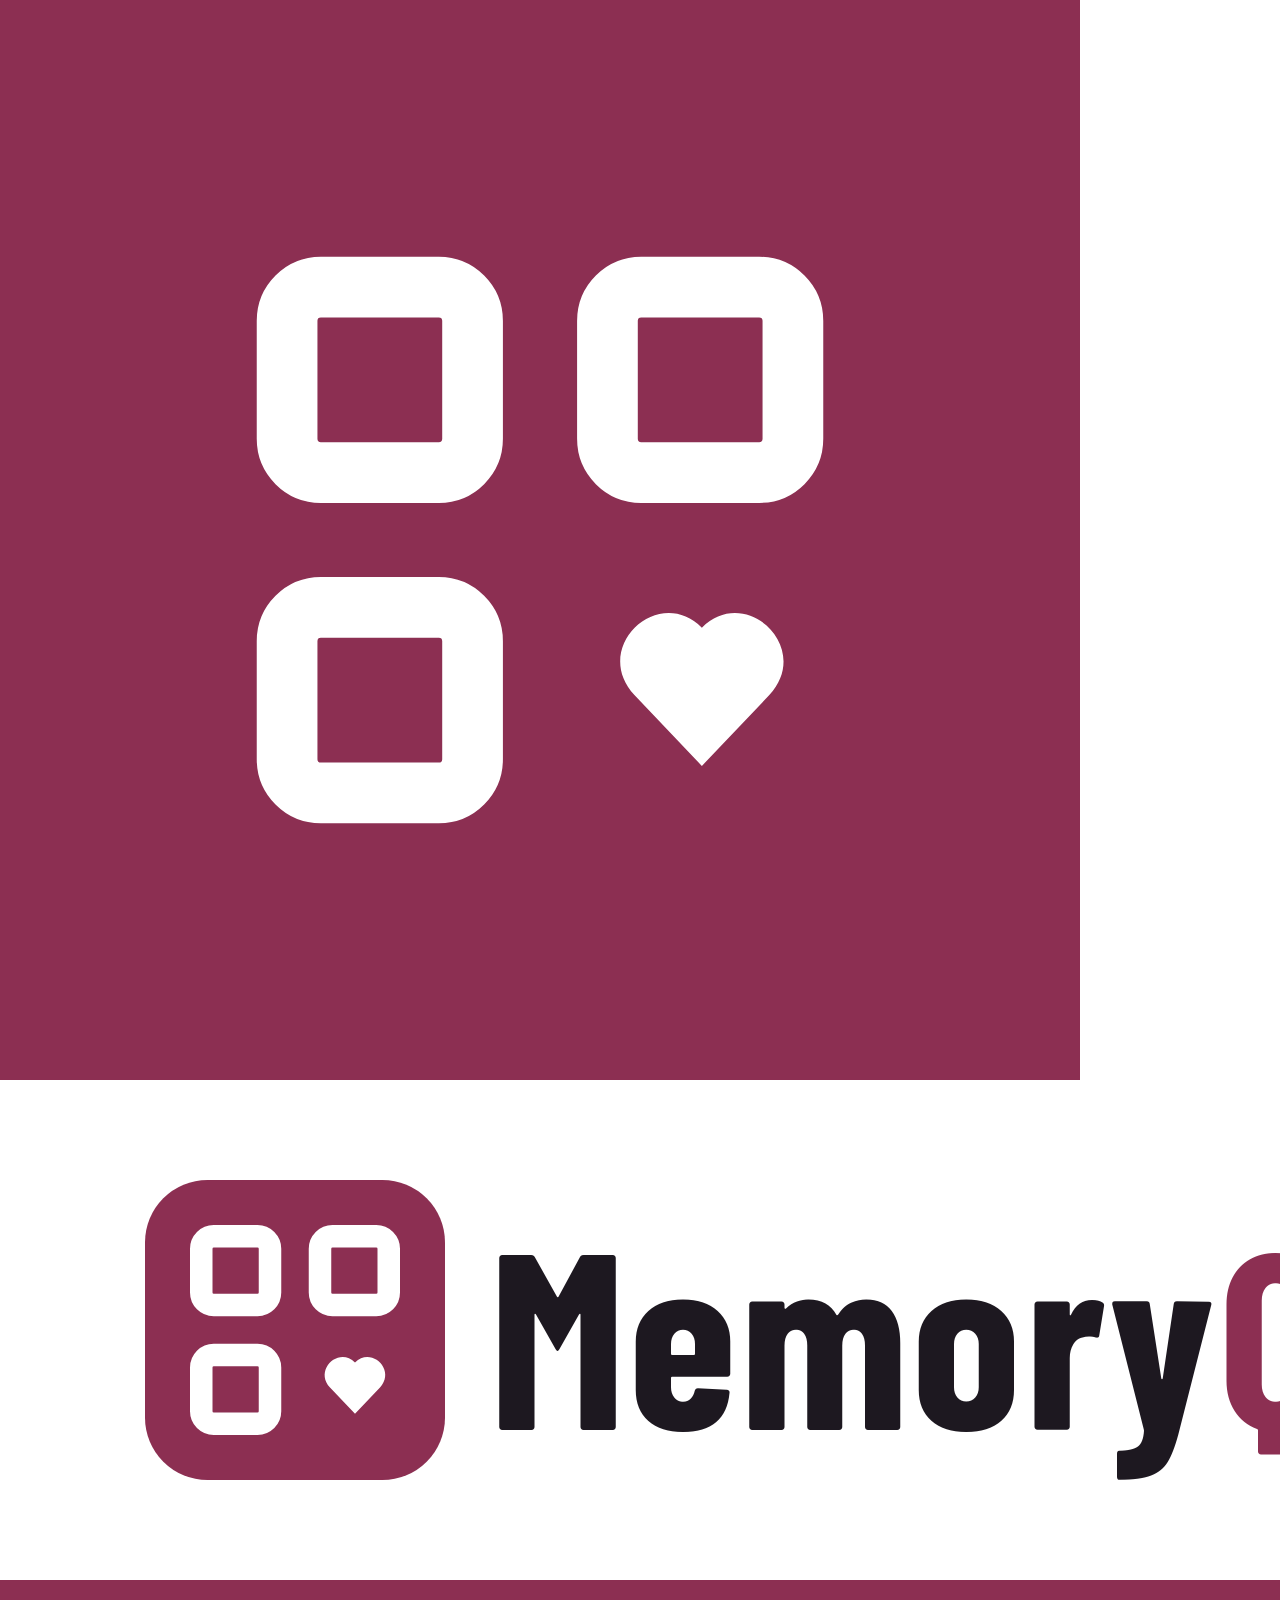
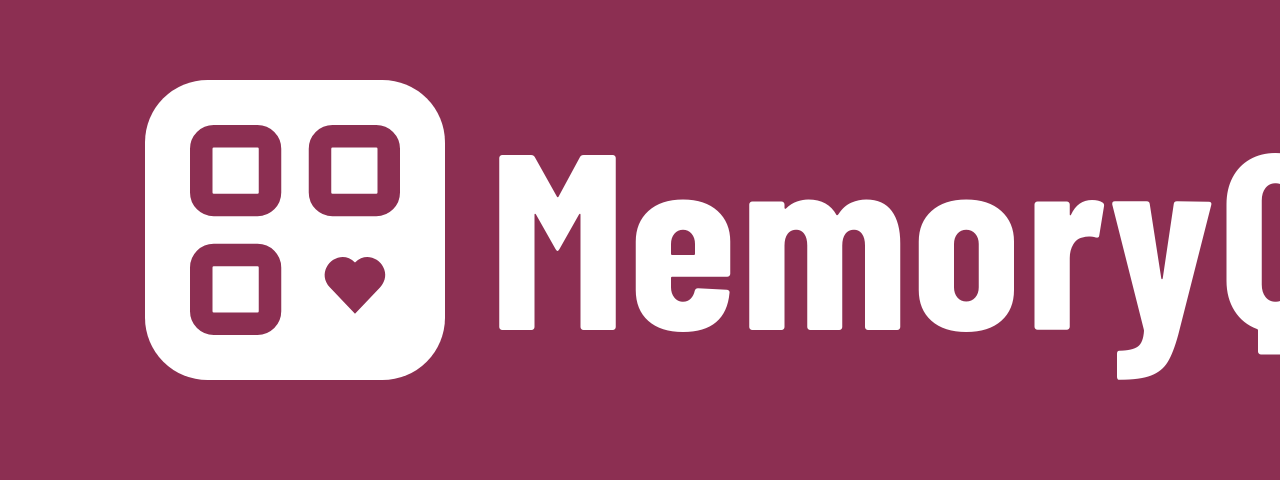
<file: pazarlama/logo/logo.html>
<!doctype html><html><head><meta charset="utf-8"><link rel="stylesheet" href="../../fonts.css">
<style>body{margin:0}.b{display:flex;align-items:center;justify-content:center}
.w{font-family:"Barlow Condensed","Barlow",sans-serif;font-weight:700;letter-spacing:.01em}</style></head><body>
<!-- profil: bordo kare, ortada beyaz işaret (Instagram yuvarlak kırpar, işaret ortada kalır) -->
<div id="profil" class="b" style="width:1080px;height:1080px;background:#8c2f52">
  <svg width="580" height="580" viewBox="3.4 3.4 17.2 17.2"><g fill="none" stroke="#fff" stroke-width="1.8"><rect x="4.5" y="4.5" width="5.5" height="5.5" rx="1"/><rect x="14" y="4.5" width="5.5" height="5.5" rx="1"/><rect x="4.5" y="14" width="5.5" height="5.5" rx="1"/></g><path d="M16.8 14.6c1.3-1.3 3.3.6 2 2l-2 2.1-2-2.1c-1.3-1.4.7-3.3 2-2z" fill="#fff"/></svg>
</div>
<div id="yatay" class="b" style="width:1600px;height:500px;gap:44px;background:transparent">
  <svg width="300" height="300" viewBox="0 0 24 24"><rect width="24" height="24" rx="5" fill="#8c2f52"/><g fill="none" stroke="#fff" stroke-width="1.8"><rect x="4.5" y="4.5" width="5.5" height="5.5" rx="1"/><rect x="14" y="4.5" width="5.5" height="5.5" rx="1"/><rect x="4.5" y="14" width="5.5" height="5.5" rx="1"/></g><path d="M16.8 14.6c1.3-1.3 3.3.6 2 2l-2 2.1-2-2.1c-1.3-1.4.7-3.3 2-2z" fill="#fff"/></svg>
  <span class="w" style="font-size:250px;color:#1d1820">Memory<span style="color:#8c2f52">QR</span></span>
</div>
<div id="yatay-beyaz" class="b" style="width:1600px;height:500px;gap:44px;background:#8c2f52">
  <svg width="300" height="300" viewBox="0 0 24 24"><rect width="24" height="24" rx="5" fill="#fff"/><g fill="none" stroke="#8c2f52" stroke-width="1.8"><rect x="4.5" y="4.5" width="5.5" height="5.5" rx="1"/><rect x="14" y="4.5" width="5.5" height="5.5" rx="1"/><rect x="4.5" y="14" width="5.5" height="5.5" rx="1"/></g><path d="M16.8 14.6c1.3-1.3 3.3.6 2 2l-2 2.1-2-2.1c-1.3-1.4.7-3.3 2-2z" fill="#8c2f52"/></svg>
  <span class="w" style="font-size:250px;color:#fff">MemoryQR</span>
</div>
</body></html>
</file>
<file: fonts.css>
/* Barlow ve Barlow Condensed (SIL OFL 1.1, fonts/OFL.txt): site ve uygulama çevrimdışı da aynı fontu kullansın */
@font-face{font-family:"Barlow";font-weight:400;font-display:swap;src:url(fonts/barlow-latin-400-normal.woff2) format("woff2")}
@font-face{font-family:"Barlow";font-weight:400;font-display:swap;src:url(fonts/barlow-latin-ext-400-normal.woff2) format("woff2");unicode-range:U+0100-02AF,U+1E00-1EFF}
@font-face{font-family:"Barlow";font-weight:600;font-display:swap;src:url(fonts/barlow-latin-600-normal.woff2) format("woff2")}
@font-face{font-family:"Barlow";font-weight:600;font-display:swap;src:url(fonts/barlow-latin-ext-600-normal.woff2) format("woff2");unicode-range:U+0100-02AF,U+1E00-1EFF}
@font-face{font-family:"Barlow";font-weight:700;font-display:swap;src:url(fonts/barlow-latin-700-normal.woff2) format("woff2")}
@font-face{font-family:"Barlow";font-weight:700;font-display:swap;src:url(fonts/barlow-latin-ext-700-normal.woff2) format("woff2");unicode-range:U+0100-02AF,U+1E00-1EFF}
@font-face{font-family:"Barlow Condensed";font-weight:700;font-display:swap;src:url(fonts/barlow-condensed-latin-700-normal.woff2) format("woff2")}
@font-face{font-family:"Barlow Condensed";font-weight:700;font-display:swap;src:url(fonts/barlow-condensed-latin-ext-700-normal.woff2) format("woff2");unicode-range:U+0100-02AF,U+1E00-1EFF}
</file>
<file: kart.css>
/* Masa kartı tasarımlarının yazı tipleri (SIL OFL 1.1, @fontsource paketlerinden). Yalnızca kart seçici açılınca yüklenir. */
@font-face{font-family:"Playfair Display";font-weight:400;font-style:normal;font-display:swap;src:url(fonts/kart/playfair-display-latin-400-normal.woff2) format("woff2")}
@font-face{font-family:"Playfair Display";font-weight:400;font-style:normal;font-display:swap;src:url(fonts/kart/playfair-display-latin-ext-400-normal.woff2) format("woff2");unicode-range:U+0100-02AF,U+1E00-1EFF}
@font-face{font-family:"Cormorant Garamond";font-weight:500;font-style:normal;font-display:swap;src:url(fonts/kart/cormorant-garamond-latin-500-normal.woff2) format("woff2")}
@font-face{font-family:"Cormorant Garamond";font-weight:500;font-style:normal;font-display:swap;src:url(fonts/kart/cormorant-garamond-latin-ext-500-normal.woff2) format("woff2");unicode-range:U+0100-02AF,U+1E00-1EFF}
@font-face{font-family:"Cormorant Garamond";font-weight:600;font-style:normal;font-display:swap;src:url(fonts/kart/cormorant-garamond-latin-600-normal.woff2) format("woff2")}
@font-face{font-family:"Cormorant Garamond";font-weight:600;font-style:normal;font-display:swap;src:url(fonts/kart/cormorant-garamond-latin-ext-600-normal.woff2) format("woff2");unicode-range:U+0100-02AF,U+1E00-1EFF}
@font-face{font-family:"Great Vibes";font-weight:400;font-style:normal;font-display:swap;src:url(fonts/kart/great-vibes-latin-400-normal.woff2) format("woff2")}
@font-face{font-family:"Great Vibes";font-weight:400;font-style:normal;font-display:swap;src:url(fonts/kart/great-vibes-latin-ext-400-normal.woff2) format("woff2");unicode-range:U+0100-02AF,U+1E00-1EFF}
@font-face{font-family:"Montserrat";font-weight:400;font-style:normal;font-display:swap;src:url(fonts/kart/montserrat-latin-400-normal.woff2) format("woff2")}
@font-face{font-family:"Montserrat";font-weight:400;font-style:normal;font-display:swap;src:url(fonts/kart/montserrat-latin-ext-400-normal.woff2) format("woff2");unicode-range:U+0100-02AF,U+1E00-1EFF}
@font-face{font-family:"Montserrat";font-weight:600;font-style:normal;font-display:swap;src:url(fonts/kart/montserrat-latin-600-normal.woff2) format("woff2")}
@font-face{font-family:"Montserrat";font-weight:600;font-style:normal;font-display:swap;src:url(fonts/kart/montserrat-latin-ext-600-normal.woff2) format("woff2");unicode-range:U+0100-02AF,U+1E00-1EFF}
@font-face{font-family:"Courier Prime";font-weight:400;font-style:normal;font-display:swap;src:url(fonts/kart/courier-prime-latin-400-normal.woff2) format("woff2")}
@font-face{font-family:"Courier Prime";font-weight:400;font-style:normal;font-display:swap;src:url(fonts/kart/courier-prime-latin-ext-400-normal.woff2) format("woff2");unicode-range:U+0100-02AF,U+1E00-1EFF}
@font-face{font-family:"Bodoni Moda";font-weight:400;font-style:normal;font-display:swap;src:url(fonts/kart/bodoni-moda-latin-400-normal.woff2) format("woff2")}
@font-face{font-family:"Bodoni Moda";font-weight:400;font-style:normal;font-display:swap;src:url(fonts/kart/bodoni-moda-latin-ext-400-normal.woff2) format("woff2");unicode-range:U+0100-02AF,U+1E00-1EFF}
@font-face{font-family:"Fredoka";font-weight:600;font-style:normal;font-display:swap;src:url(fonts/kart/fredoka-latin-600-normal.woff2) format("woff2")}
@font-face{font-family:"Fredoka";font-weight:600;font-style:normal;font-display:swap;src:url(fonts/kart/fredoka-latin-ext-600-normal.woff2) format("woff2");unicode-range:U+0100-02AF,U+1E00-1EFF}
@font-face{font-family:"Bungee";font-weight:400;font-style:normal;font-display:swap;src:url(fonts/kart/bungee-latin-400-normal.woff2) format("woff2")}
@font-face{font-family:"Bungee";font-weight:400;font-style:normal;font-display:swap;src:url(fonts/kart/bungee-latin-ext-400-normal.woff2) format("woff2");unicode-range:U+0100-02AF,U+1E00-1EFF}
</file>
<file: sayfa.css>
/* Statik içerik sayfaları (araclar/sayfalar.cjs): etkinlik türüne göre açılış sayfaları ve rehber */
:root{--ink:#2a2024;--muted:#7a6a70;--line:#e6dccd;--bg:#f8f3ec;--card:#fffdf9;--accent:#8c2f52;--accent2:#6f2240;--soft:#f1e8dc;--gold:#b08a3e;--serif:"Playfair Display",Georgia,serif}
*{box-sizing:border-box}
body{margin:0;background:var(--bg);color:var(--ink);font:17px/1.6 "Barlow",system-ui,-apple-system,"Segoe UI",sans-serif}
a{color:var(--accent)}
.top{position:sticky;top:0;z-index:5;display:flex;align-items:center;gap:20px;justify-content:space-between;flex-wrap:wrap;padding:12px max(16px,calc(50% - 540px));background:color-mix(in srgb,var(--bg) 92%,transparent);backdrop-filter:blur(8px);border-bottom:1px solid var(--line)}
.logo{display:flex;align-items:center;gap:10px;font:400 22px var(--serif);color:var(--ink);text-decoration:none}
.top nav{display:flex;gap:4px 16px;flex-wrap:wrap;font-weight:600;font-size:15px}
.top nav a{color:var(--muted);text-decoration:none}.top nav a[aria-current]{color:var(--accent)}
main{max-width:1080px;margin:0 auto;padding:12px 16px 40px}
.crumb{font-size:14px;color:var(--muted);margin:8px 0 20px}.crumb a{color:var(--muted)}
.hero{display:grid;grid-template-columns:1.15fr 1fr;gap:36px;align-items:center;margin-bottom:24px}
.hero.tek{grid-template-columns:1fr;max-width:780px}
h1{font:400 clamp(32px,5vw,52px)/1.1 var(--serif);letter-spacing:-.01em;margin:0 0 16px;text-wrap:balance}
h2{font:400 clamp(24px,3.2vw,32px)/1.2 var(--serif);margin:0 0 12px}
.lead{font-size:20px;color:var(--muted);margin:0 0 22px;text-wrap:pretty}
.hfoto{width:100%;height:auto;border-radius:18px;box-shadow:0 18px 50px rgba(60,20,30,.18)}
.cta{display:flex;gap:12px;flex-wrap:wrap}
.btn{display:inline-flex;align-items:center;min-height:48px;padding:12px 22px;border-radius:12px;background:var(--accent);color:#fff;font-weight:700;text-decoration:none;border:2px solid var(--accent)}
.btn.ghost{background:transparent;color:var(--accent)}
.btn:focus-visible{outline:3px solid var(--gold);outline-offset:2px}
section{margin:44px 0}
section p{max-width:72ch}
.adim{list-style:none;padding:0;margin:0;display:grid;grid-template-columns:repeat(3,1fr);gap:14px;counter-reset:a}
.adim li{background:var(--card);border:1px solid var(--line);border-radius:16px;padding:18px;counter-increment:a;display:grid;gap:6px}
.adim li::before{content:counter(a);width:40px;height:40px;border-radius:50%;background:var(--accent);color:#fff;display:grid;place-items:center;font-weight:700}
.adim span{color:var(--muted)}
.kartlar{display:grid;grid-template-columns:repeat(4,1fr);gap:16px;margin-bottom:12px}
.kartlar figure{margin:0}.kartlar img{width:100%;height:auto;border-radius:6px;box-shadow:0 10px 26px rgba(60,20,30,.16)}
.paket{display:grid;grid-template-columns:repeat(4,1fr);gap:14px}
.paket>div{background:var(--card);border:1px solid var(--line);border-radius:16px;padding:18px}
.paket>div.on{border-color:var(--accent);box-shadow:0 0 0 1px var(--accent)}
.paket h3{margin:0;font-size:18px}.paket .fiyat{font:400 30px var(--serif);color:var(--accent);margin:4px 0 8px}
.paket>div{display:flex;flex-direction:column;gap:2px}.paket .pbtn{margin-top:auto;justify-content:center;min-height:42px;padding:8px 12px;font-size:15px}
.paket ul{margin-bottom:12px!important;margin:0;padding-left:18px;color:var(--muted);font-size:15px;display:grid;gap:4px}
.not{color:var(--muted);font-size:15px}
details{background:var(--card);border:1px solid var(--line);border-radius:14px;padding:14px 18px;margin:10px 0;max-width:820px}
summary{cursor:pointer;font-weight:700}
details p{margin:10px 0 0;color:var(--muted)}
.son{background:var(--accent2);color:#fff;border-radius:22px;padding:34px 28px;text-align:center}
.son p{margin:0 auto 18px;color:#f2d6e0}.son .cta{justify-content:center}
.son .btn{background:#fff;color:var(--accent2);border-color:#fff}.son .btn.ghost.light{background:transparent;color:#fff;border-color:#fff}
footer{border-top:1px solid var(--line);padding:24px 16px 40px;text-align:center;color:var(--muted);font-size:15px}
footer nav{display:flex;flex-wrap:wrap;justify-content:center;gap:6px 18px;margin-bottom:10px}
footer a{color:var(--muted)}
@media (max-width:860px){.hero{grid-template-columns:1fr}.kartlar,.paket{grid-template-columns:repeat(2,1fr)}.adim{grid-template-columns:1fr}}
@media (max-width:420px){.top nav{font-size:14px;gap:4px 12px}}
@media (prefers-reduced-motion:reduce){*{transition:none!important}}
@media (max-width:640px){.top{position:static}}
</file>
